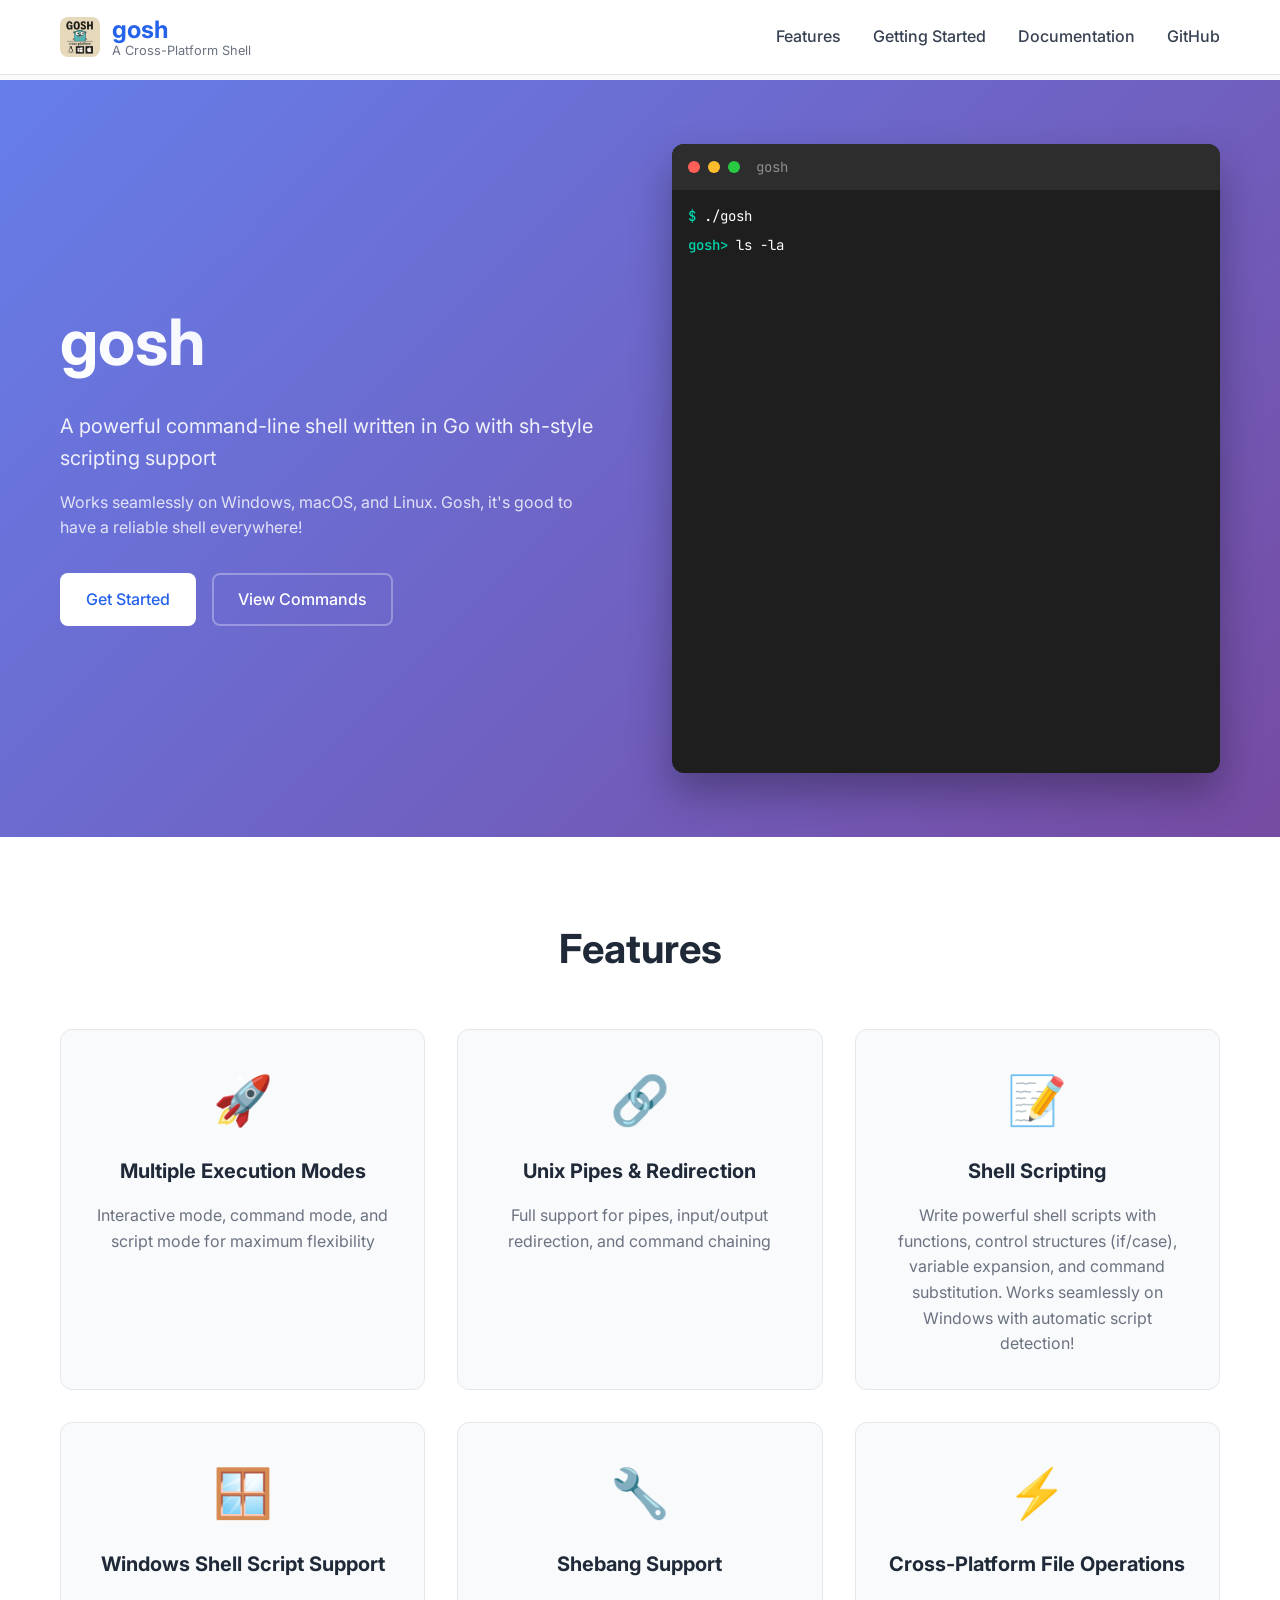
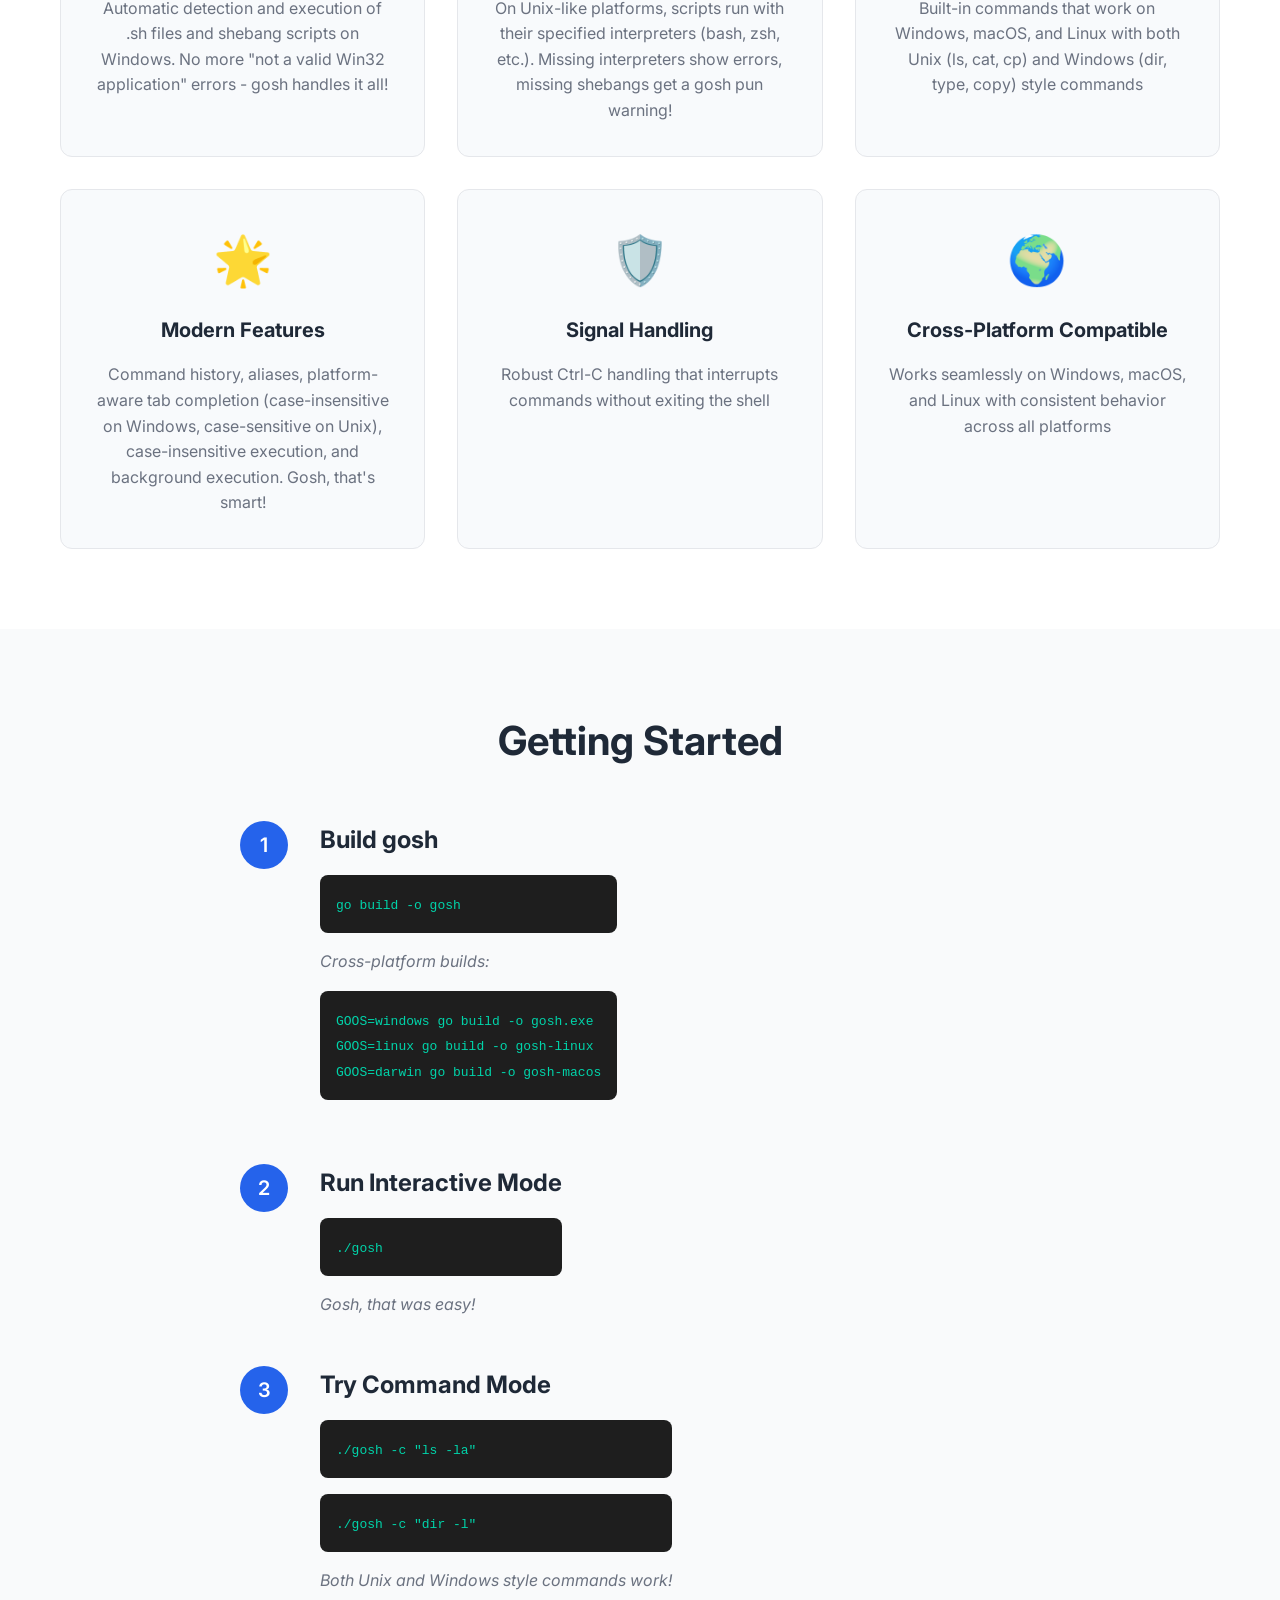
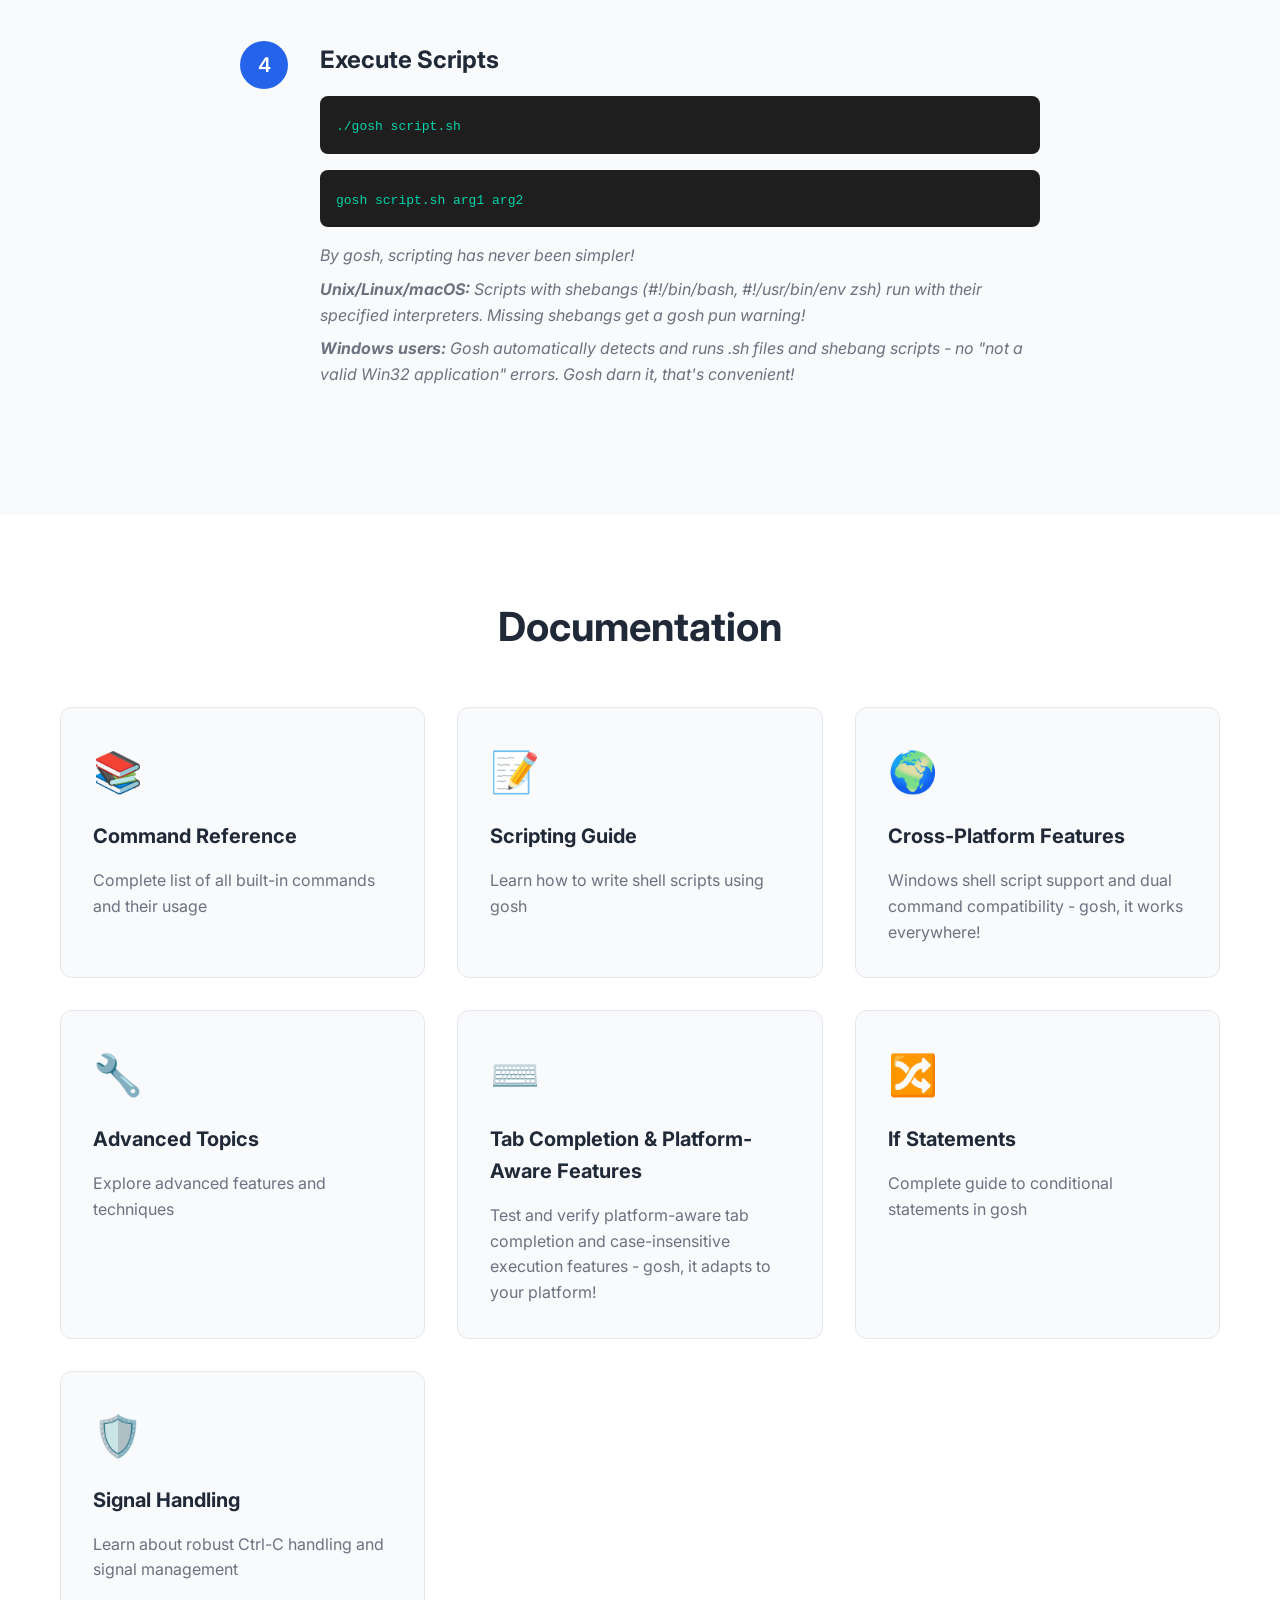
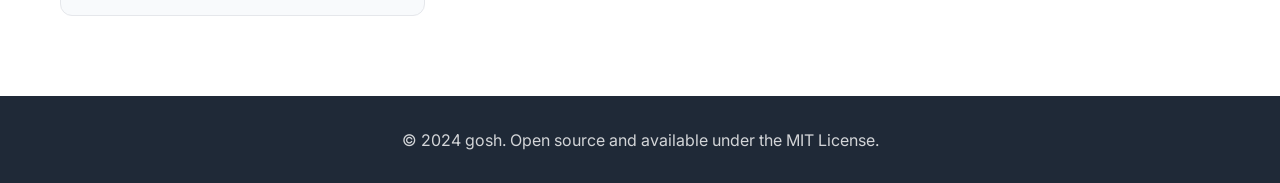
<file: index.html>
<!DOCTYPE html>
<html lang="en">
<head>
    <meta charset="UTF-8">
    <meta name="viewport" content="width=device-width, initial-scale=1.0">
    <title>gosh - A Cross-Platform Shell</title>
    <link rel="stylesheet" href="styles.css">
    <link rel="preconnect" href="https://fonts.googleapis.com">
    <link rel="preconnect" href="https://fonts.gstatic.com" crossorigin>
    <link href="https://fonts.googleapis.com/css2?family=Inter:wght@300;400;500;600;700&family=JetBrains+Mono:wght@400;500&display=swap" rel="stylesheet">
</head>
<body>
    <nav class="navbar">
        <div class="nav-container">
            <div class="nav-brand">
                <img src="images/gosh_logo.png" alt="gosh logo" class="nav-logo">
                <div class="nav-text">
                    <h1>gosh</h1>
                    <span class="tagline">A Cross-Platform Shell</span>
                </div>
            </div>
            <ul class="nav-menu">
                <li><a href="#features">Features</a></li>
                <li><a href="#getting-started">Getting Started</a></li>
                <li><a href="#documentation">Documentation</a></li>
                <li><a href="https://github.com/drewwalton19216801/gosh" target="_blank">GitHub</a></li>
            </ul>
        </div>
    </nav>

    <header class="hero">
        <div class="hero-content">
            <div class="hero-text">
                <h1 class="hero-title">gosh</h1>
                <p class="hero-subtitle">A powerful command-line shell written in Go with sh-style scripting support</p>
                <p class="hero-description">Works seamlessly on Windows, macOS, and Linux. Gosh, it's good to have a reliable shell everywhere!</p>
                <div class="hero-buttons">
                    <a href="#getting-started" class="btn btn-primary">Get Started</a>
                    <a href="command-reference.html" class="btn btn-secondary">View Commands</a>
                </div>
            </div>
            <div class="hero-code">
                <div class="terminal">
                    <div class="terminal-header">
                        <div class="terminal-buttons">
                            <span class="btn-close"></span>
                            <span class="btn-minimize"></span>
                            <span class="btn-maximize"></span>
                        </div>
                        <div class="terminal-title">gosh</div>
                    </div>
                    <div class="terminal-body">
                        <div class="terminal-line">
                            <span class="prompt">$ </span>
                            <span class="command">./gosh</span>
                        </div>
                        <div class="terminal-line">
                            <span class="prompt">gosh> </span>
                            <span class="command">ls -la</span>
                        </div>
                        <div class="terminal-line output">drwxr-xr-x  5 user  staff   160 Dec 15 10:30 .</div>
                        <div class="terminal-line output">-rw-r--r--  1 user  staff  1024 Dec 15 10:29 README.md</div>
                        <div class="terminal-line">
                            <span class="prompt">gosh> </span>
                            <span class="command">dir -l</span>
                        </div>
                        <div class="terminal-line output">drwxr-xr-x  5 user  staff   160 Dec 15 10:30 .</div>
                        <div class="terminal-line output">-rw-r--r--  1 user  staff  1024 Dec 15 10:29 README.md</div>
                        <div class="terminal-line">
                            <span class="prompt">gosh> </span>
                            <span class="command">echo "Cross-platform!"</span>
                        </div>
                        <div class="terminal-line output">Cross-platform!</div>
                        <div class="terminal-line">
                            <span class="prompt">gosh> </span>
                            <span class="command">./script.sh</span>
                        </div>
                        <div class="terminal-line output">Hello from gosh script!</div>
                        <div class="terminal-line output">Script works on Windows too!</div>
                        <div class="terminal-line">
                            <span class="prompt">gosh> </span>
                            <span class="command">./bash_script.sh</span>
                        </div>
                        <div class="terminal-line output">Running with bash interpreter!</div>
                        <div class="terminal-line output">Shebang support works!</div>
                        <div class="terminal-line">
                            <span class="prompt">gosh> </span>
                            <span class="command">./bash_script.sh</span>
                        </div>
                        <div class="terminal-line output">Running with bash interpreter!</div>
                        <div class="terminal-line output">Shebang support works!</div>
                        <div class="terminal-line">
                            <span class="prompt">gosh> </span>
                            <span class="cursor">_</span>
                        </div>
                    </div>
                </div>
            </div>
        </div>
        <div class="hero-terminal-mobile">
            <div class="container">
                <div class="terminal">
                    <div class="terminal-header">
                        <div class="terminal-buttons">
                            <span class="btn-close"></span>
                            <span class="btn-minimize"></span>
                            <span class="btn-maximize"></span>
                        </div>
                        <div class="terminal-title">gosh</div>
                    </div>
                    <div class="terminal-body">
                        <div class="terminal-line">
                            <span class="prompt">$ </span>
                            <span class="command">./gosh</span>
                        </div>
                        <div class="terminal-line">
                            <span class="prompt">gosh> </span>
                            <span class="command">ls -la</span>
                        </div>
                        <div class="terminal-line output">drwxr-xr-x  5 user  staff   160 Dec 15 10:30 .</div>
                        <div class="terminal-line output">-rw-r--r--  1 user  staff  1024 Dec 15 10:29 README.md</div>
                        <div class="terminal-line">
                            <span class="prompt">gosh> </span>
                            <span class="command">dir -l</span>
                        </div>
                        <div class="terminal-line output">drwxr-xr-x  5 user  staff   160 Dec 15 10:30 .</div>
                        <div class="terminal-line output">-rw-r--r--  1 user  staff  1024 Dec 15 10:29 README.md</div>
                        <div class="terminal-line">
                            <span class="prompt">gosh> </span>
                            <span class="command">echo "Cross-platform!"</span>
                        </div>
                        <div class="terminal-line output">Cross-platform!</div>
                        <div class="terminal-line">
                            <span class="prompt">gosh> </span>
                            <span class="command">./script.sh</span>
                        </div>
                        <div class="terminal-line output">Hello from gosh script!</div>
                        <div class="terminal-line output">Script works on Windows too!</div>
                        <div class="terminal-line">
                            <span class="prompt">gosh> </span>
                            <span class="cursor">_</span>
                        </div>
                    </div>
                </div>
            </div>
        </div>
    </header>

    <section id="features" class="features">
        <div class="container">
            <h2>Features</h2>
            <div class="features-grid">
                <div class="feature-card">
                    <div class="feature-icon">🚀</div>
                    <h3>Multiple Execution Modes</h3>
                    <p>Interactive mode, command mode, and script mode for maximum flexibility</p>
                </div>
                <div class="feature-card">
                    <div class="feature-icon">🔗</div>
                    <h3>Unix Pipes & Redirection</h3>
                    <p>Full support for pipes, input/output redirection, and command chaining</p>
                </div>
                <div class="feature-card">
                    <div class="feature-icon">📝</div>
                    <h3>Shell Scripting</h3>
                    <p>Write powerful shell scripts with functions, control structures (if/case), variable expansion, and command substitution. Works seamlessly on Windows with automatic script detection!</p>
                </div>
                <div class="feature-card">
                    <div class="feature-icon">🪟</div>
                    <h3>Windows Shell Script Support</h3>
                    <p>Automatic detection and execution of .sh files and shebang scripts on Windows. No more "not a valid Win32 application" errors - gosh handles it all!</p>
                </div>
                <div class="feature-card">
                    <div class="feature-icon">🔧</div>
                    <h3>Shebang Support</h3>
                    <p>On Unix-like platforms, scripts run with their specified interpreters (bash, zsh, etc.). Missing interpreters show errors, missing shebangs get a gosh pun warning!</p>
                </div>
                <div class="feature-card">
                    <div class="feature-icon">⚡</div>
                    <h3>Cross-Platform File Operations</h3>
                    <p>Built-in commands that work on Windows, macOS, and Linux with both Unix (ls, cat, cp) and Windows (dir, type, copy) style commands</p>
                </div>
                <div class="feature-card">
                    <div class="feature-icon">🌟</div>
                    <h3>Modern Features</h3>
                    <p>Command history, aliases, platform-aware tab completion (case-insensitive on Windows, case-sensitive on Unix), case-insensitive execution, and background execution. Gosh, that's smart!</p>
                </div>
                <div class="feature-card">
                    <div class="feature-icon">🛡️</div>
                    <h3>Signal Handling</h3>
                    <p>Robust Ctrl-C handling that interrupts commands without exiting the shell</p>
                </div>
                <div class="feature-card">
                    <div class="feature-icon">🌍</div>
                    <h3>Cross-Platform Compatible</h3>
                    <p>Works seamlessly on Windows, macOS, and Linux with consistent behavior across all platforms</p>
                </div>
            </div>
        </div>
    </section>

    <section id="getting-started" class="getting-started">
        <div class="container">
            <h2>Getting Started</h2>
            <div class="getting-started-content">
                <div class="step">
                    <div class="step-number">1</div>
                    <div class="step-content">
                        <h3>Build gosh</h3>
                        <div class="code-block">
                            <code>go build -o gosh</code>
                        </div>
                        <p>Cross-platform builds:</p>
                        <div class="code-block">
                            <code>GOOS=windows go build -o gosh.exe<br>GOOS=linux go build -o gosh-linux<br>GOOS=darwin go build -o gosh-macos</code>
                        </div>
                    </div>
                </div>
                <div class="step">
                    <div class="step-number">2</div>
                    <div class="step-content">
                        <h3>Run Interactive Mode</h3>
                        <div class="code-block">
                            <code>./gosh</code>
                        </div>
                        <p>Gosh, that was easy!</p>
                    </div>
                </div>
                <div class="step">
                    <div class="step-number">3</div>
                    <div class="step-content">
                        <h3>Try Command Mode</h3>
                        <div class="code-block">
                            <code>./gosh -c "ls -la"</code>
                        </div>
                        <div class="code-block">
                            <code>./gosh -c "dir -l"</code>
                        </div>
                        <p>Both Unix and Windows style commands work!</p>
                    </div>
                </div>
                <div class="step">
                    <div class="step-number">4</div>
                    <div class="step-content">
                        <h3>Execute Scripts</h3>
                        <div class="code-block">
                            <code>./gosh script.sh</code>
                        </div>
                        <div class="code-block">
                            <code>gosh script.sh arg1 arg2</code>
                        </div>
                        <p>By gosh, scripting has never been simpler!</p>
                        <p><strong>Unix/Linux/macOS:</strong> Scripts with shebangs (#!/bin/bash, #!/usr/bin/env zsh) run with their specified interpreters. Missing shebangs get a gosh pun warning!</p>
                        <p><strong>Windows users:</strong> Gosh automatically detects and runs .sh files and shebang scripts - no "not a valid Win32 application" errors. Gosh darn it, that's convenient!</p>
                    </div>
                </div>
            </div>
        </div>
    </section>

    <section id="documentation" class="documentation">
        <div class="container">
            <h2>Documentation</h2>
            <div class="docs-grid">
                <a href="command-reference.html" class="doc-card">
                    <div class="doc-icon">📚</div>
                    <h3>Command Reference</h3>
                    <p>Complete list of all built-in commands and their usage</p>
                </a>
                <a href="scripting-guide.html" class="doc-card">
                    <div class="doc-icon">📝</div>
                    <h3>Scripting Guide</h3>
                    <p>Learn how to write shell scripts using gosh</p>
                </a>
                <a href="cross-platform.html" class="doc-card">
                    <div class="doc-icon">🌍</div>
                    <h3>Cross-Platform Features</h3>
                    <p>Windows shell script support and dual command compatibility - gosh, it works everywhere!</p>
                </a>
                <a href="advanced-topics.html" class="doc-card">
                    <div class="doc-icon">🔧</div>
                    <h3>Advanced Topics</h3>
                    <p>Explore advanced features and techniques</p>
                </a>
                <a href="tab-completion.html" class="doc-card">
                    <div class="doc-icon">⌨️</div>
                    <h3>Tab Completion & Platform-Aware Features</h3>
                    <p>Test and verify platform-aware tab completion and case-insensitive execution features - gosh, it adapts to your platform!</p>
                </a>
                <a href="if-statements.html" class="doc-card">
                    <div class="doc-icon">🔀</div>
                    <h3>If Statements</h3>
                    <p>Complete guide to conditional statements in gosh</p>
                </a>
                <a href="signal-handling.html" class="doc-card">
                    <div class="doc-icon">🛡️</div>
                    <h3>Signal Handling</h3>
                    <p>Learn about robust Ctrl-C handling and signal management</p>
                </a>
            </div>
        </div>
    </section>

    <footer class="footer">
        <div class="container">
            <p>&copy; 2024 gosh. Open source and available under the MIT License.</p>
        </div>
    </footer>

    <script src="script.js"></script>
</body>
</html>
</file>
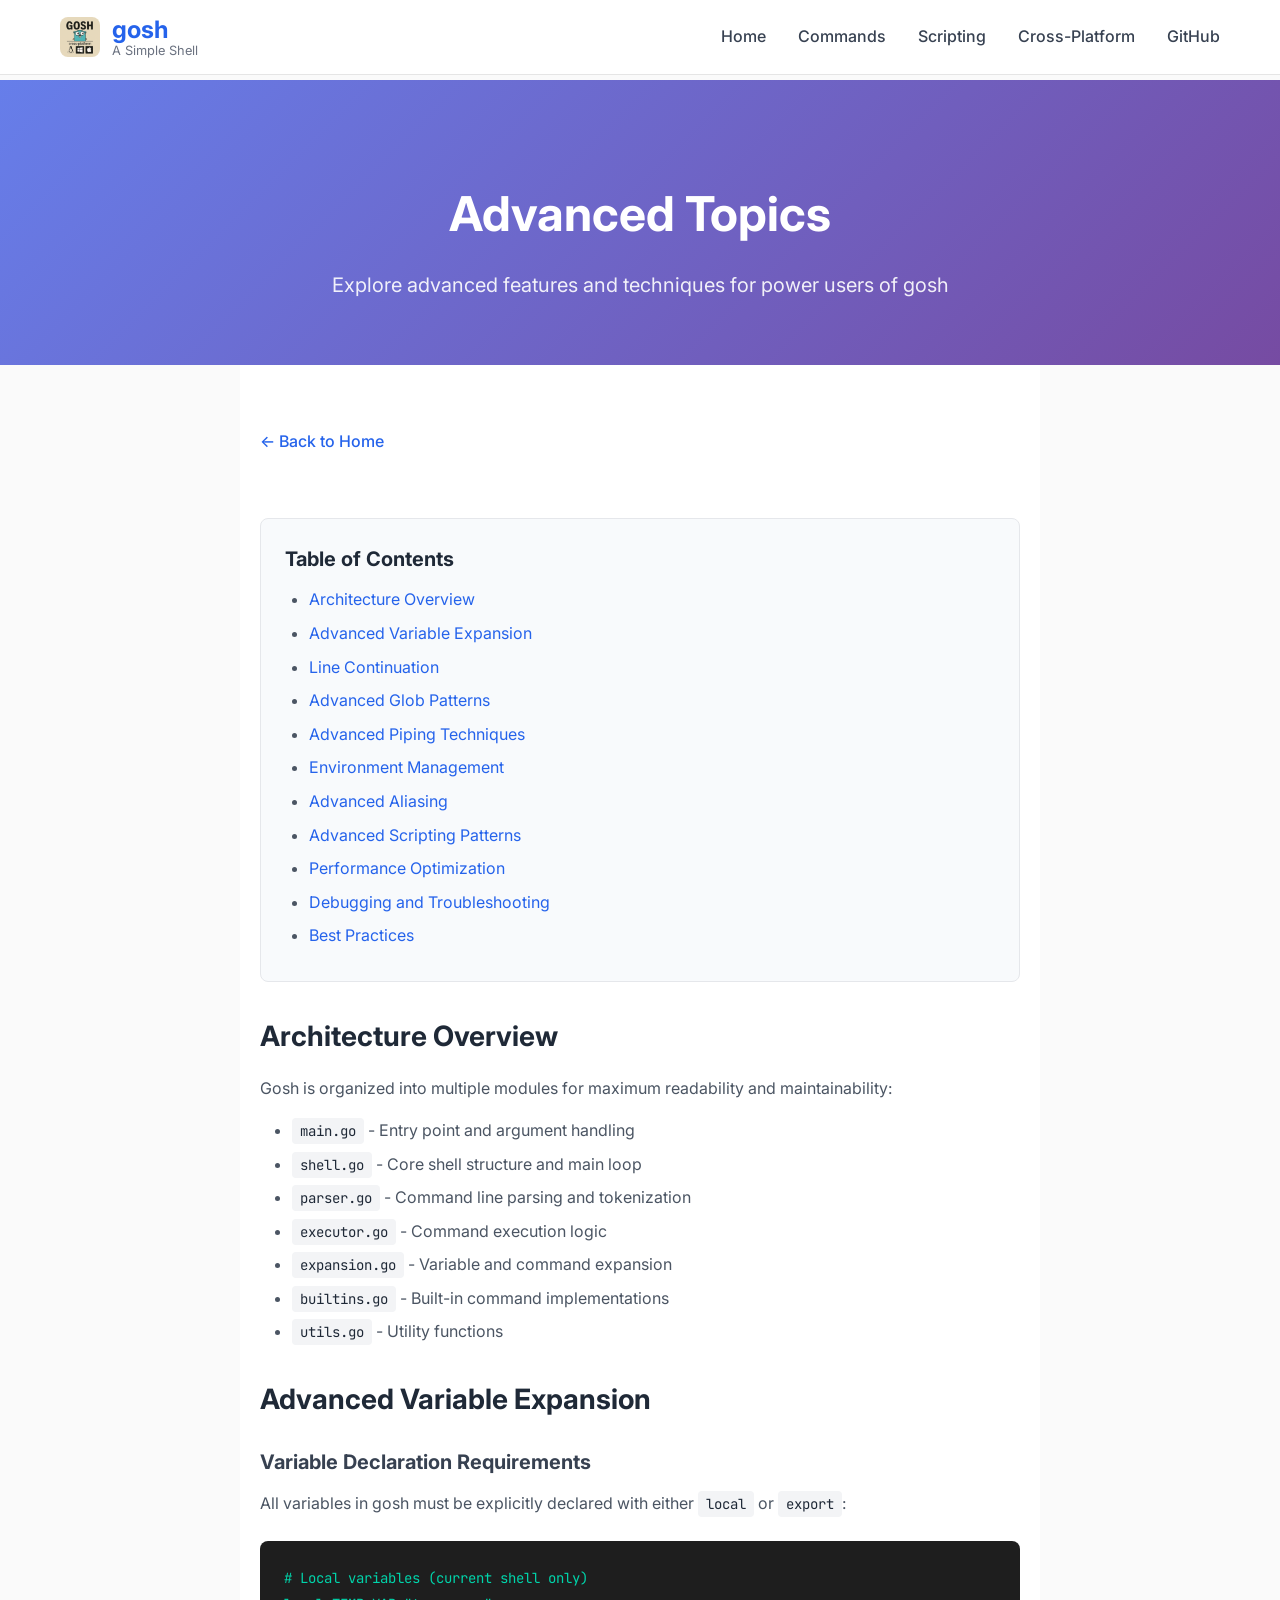
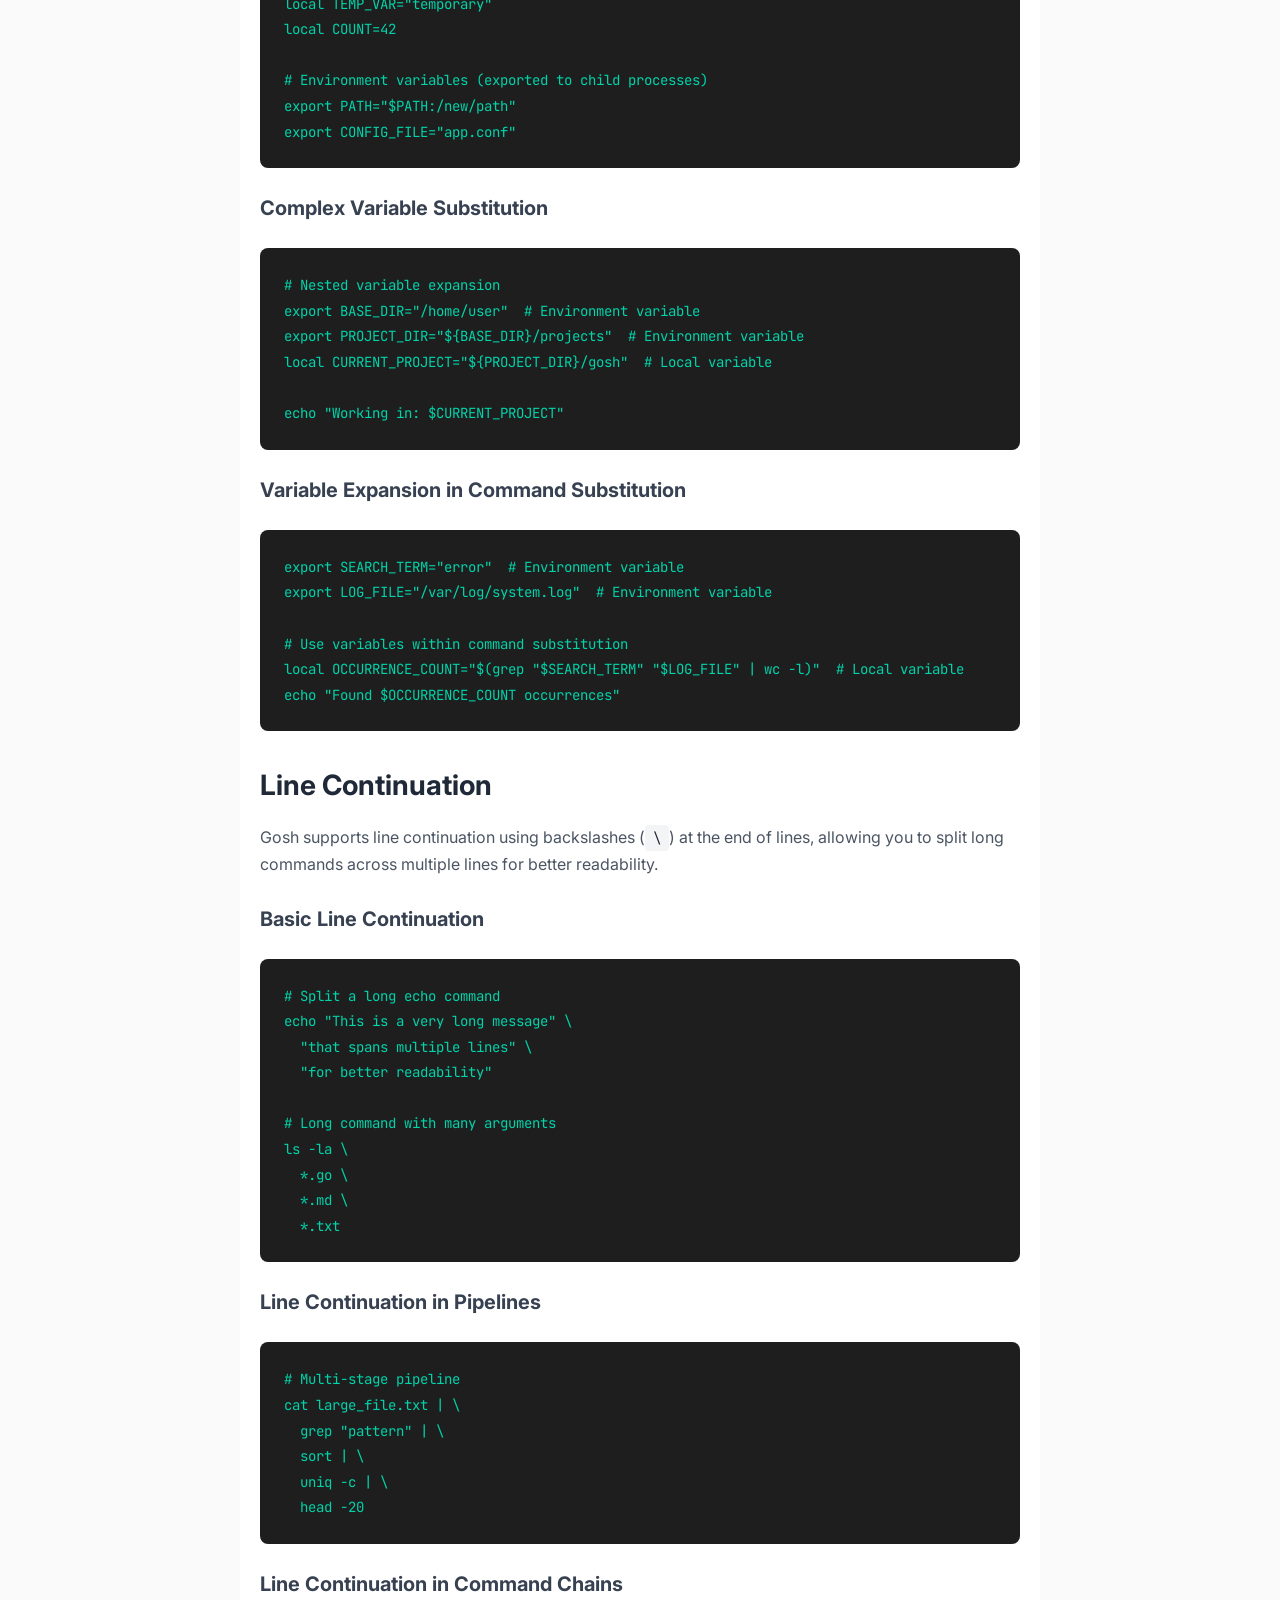
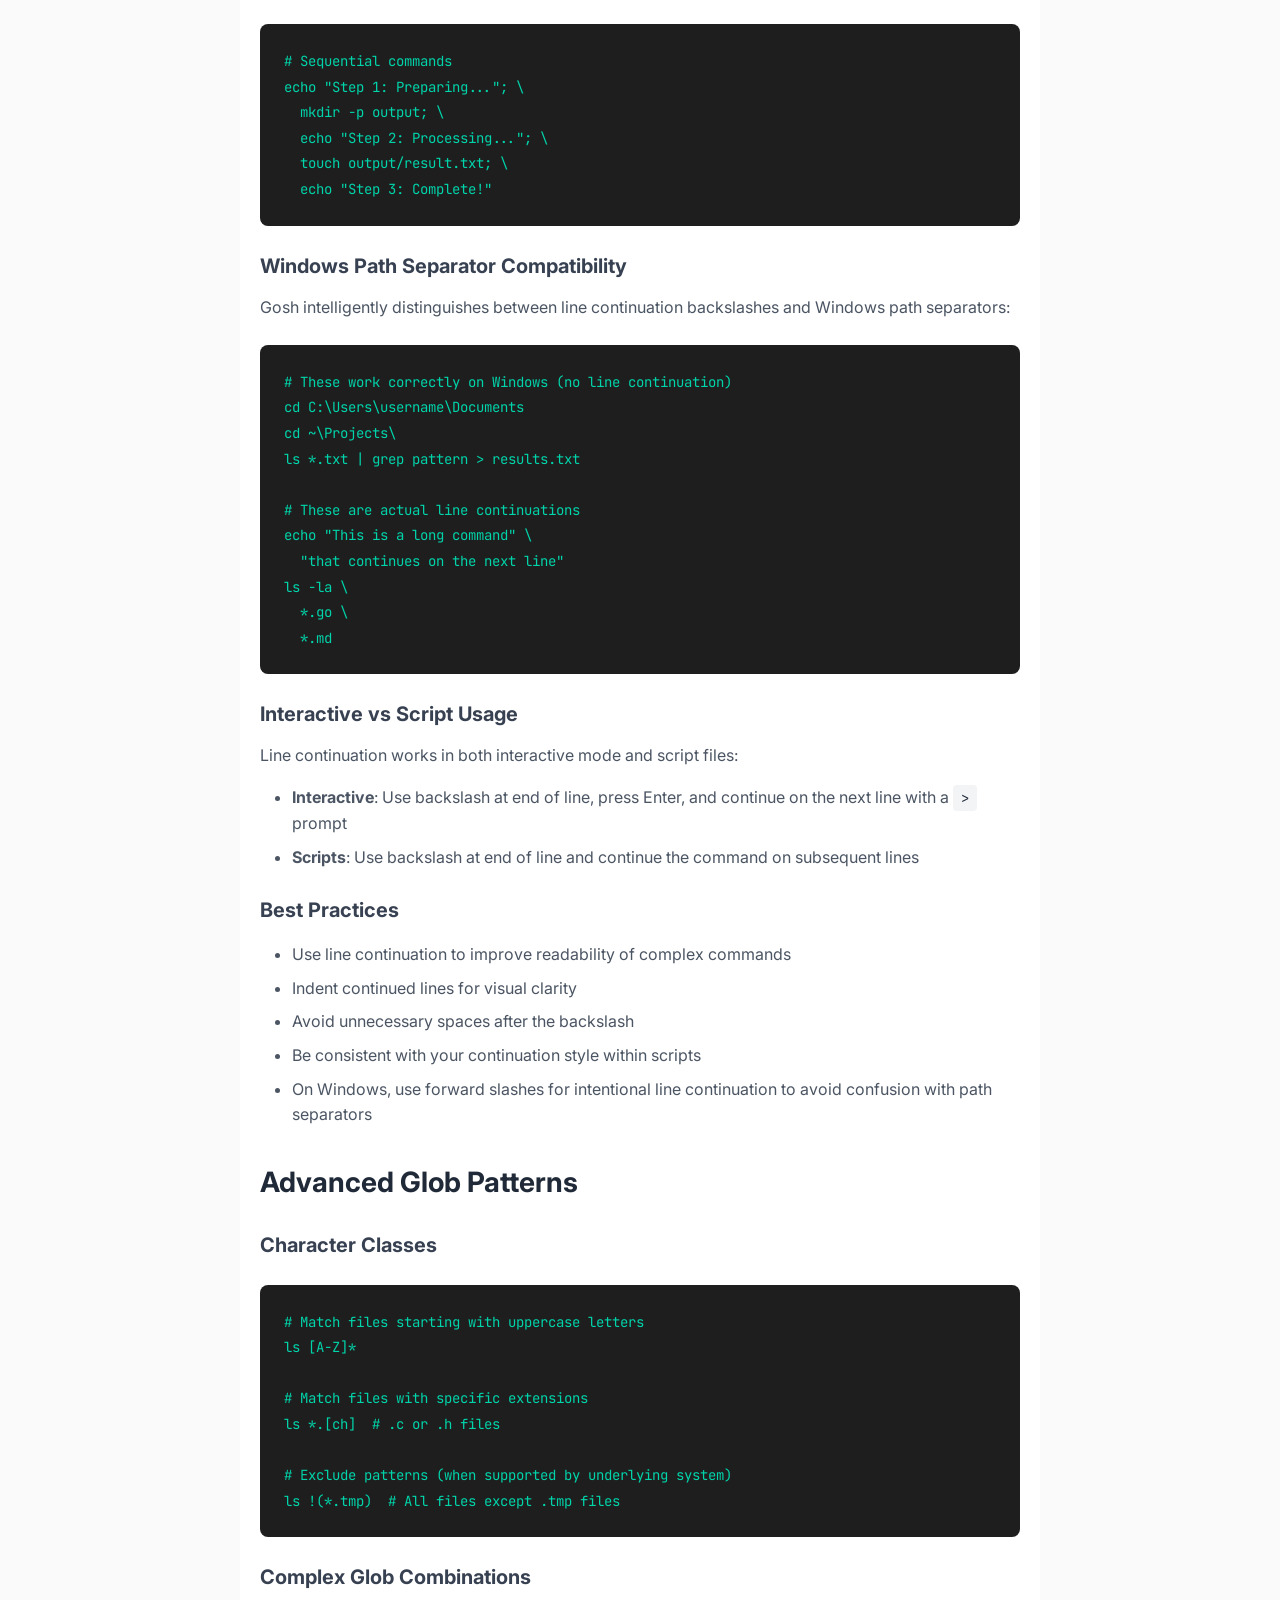
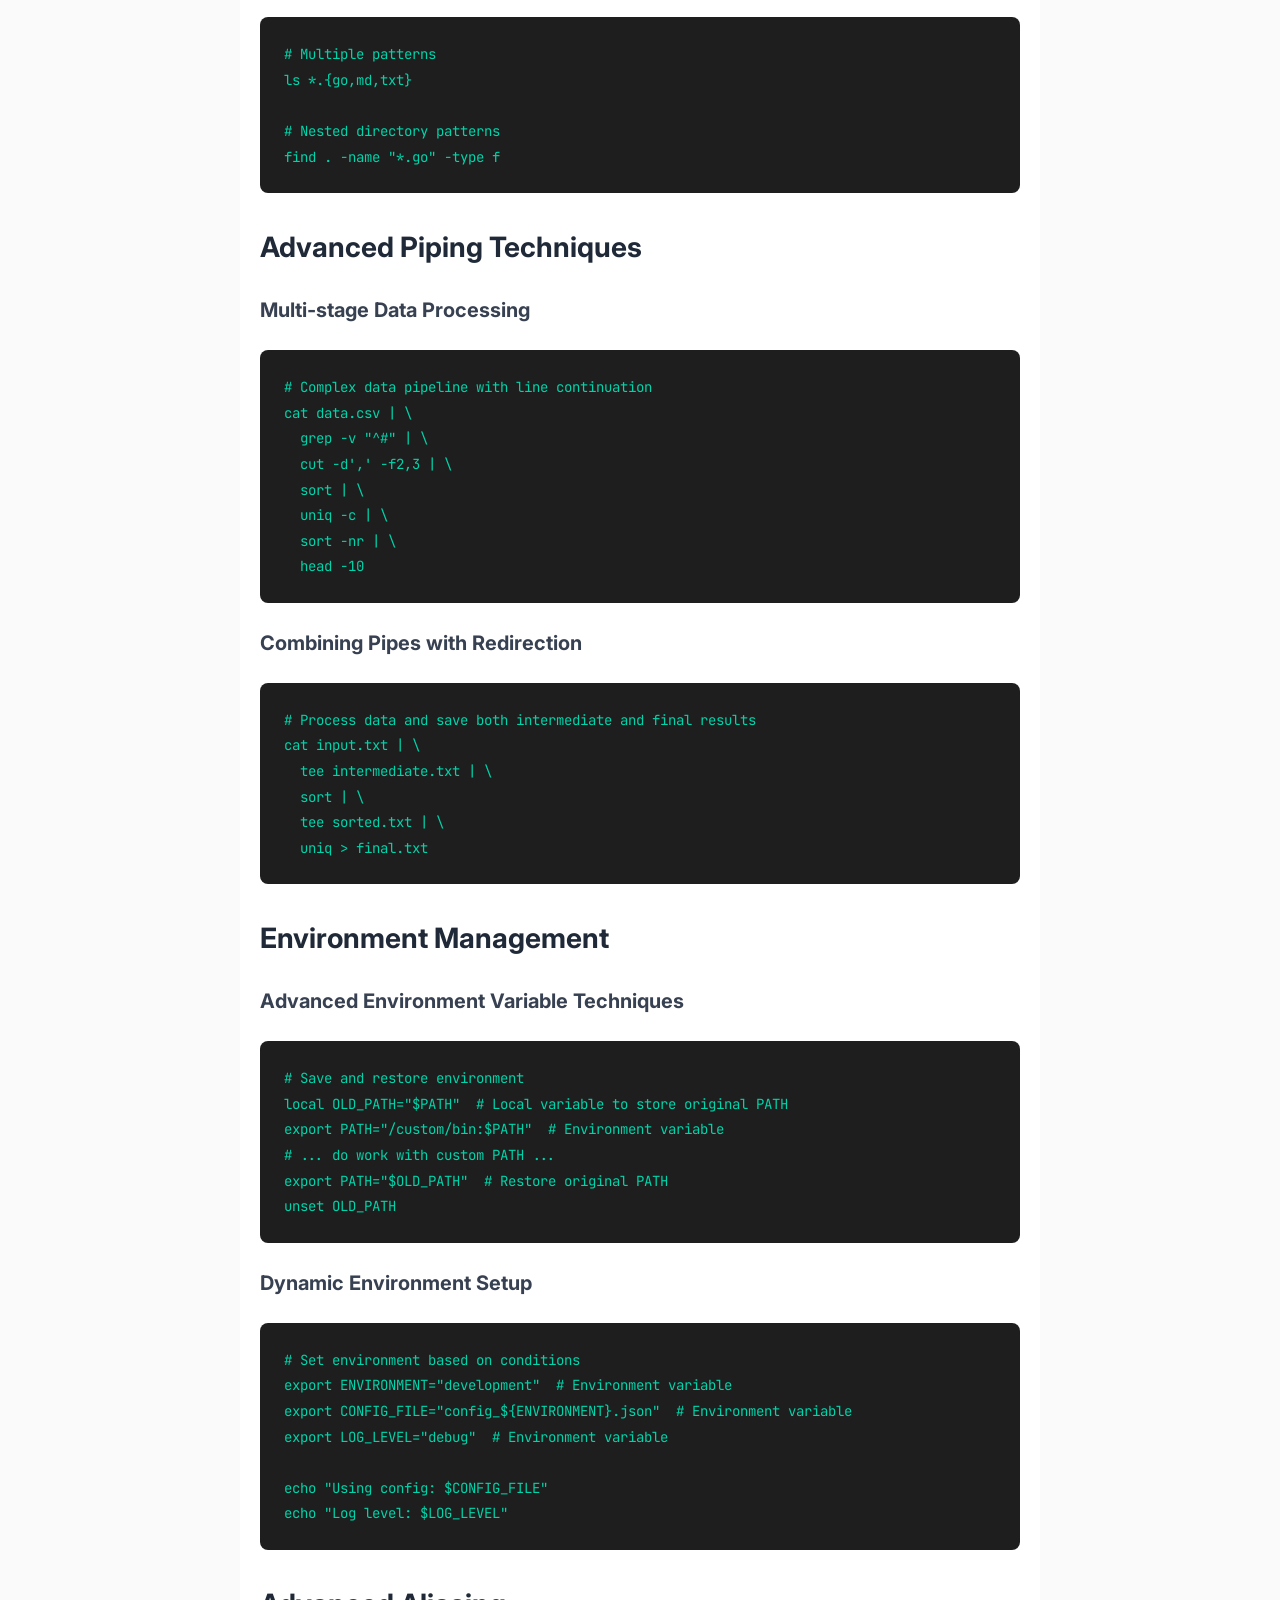
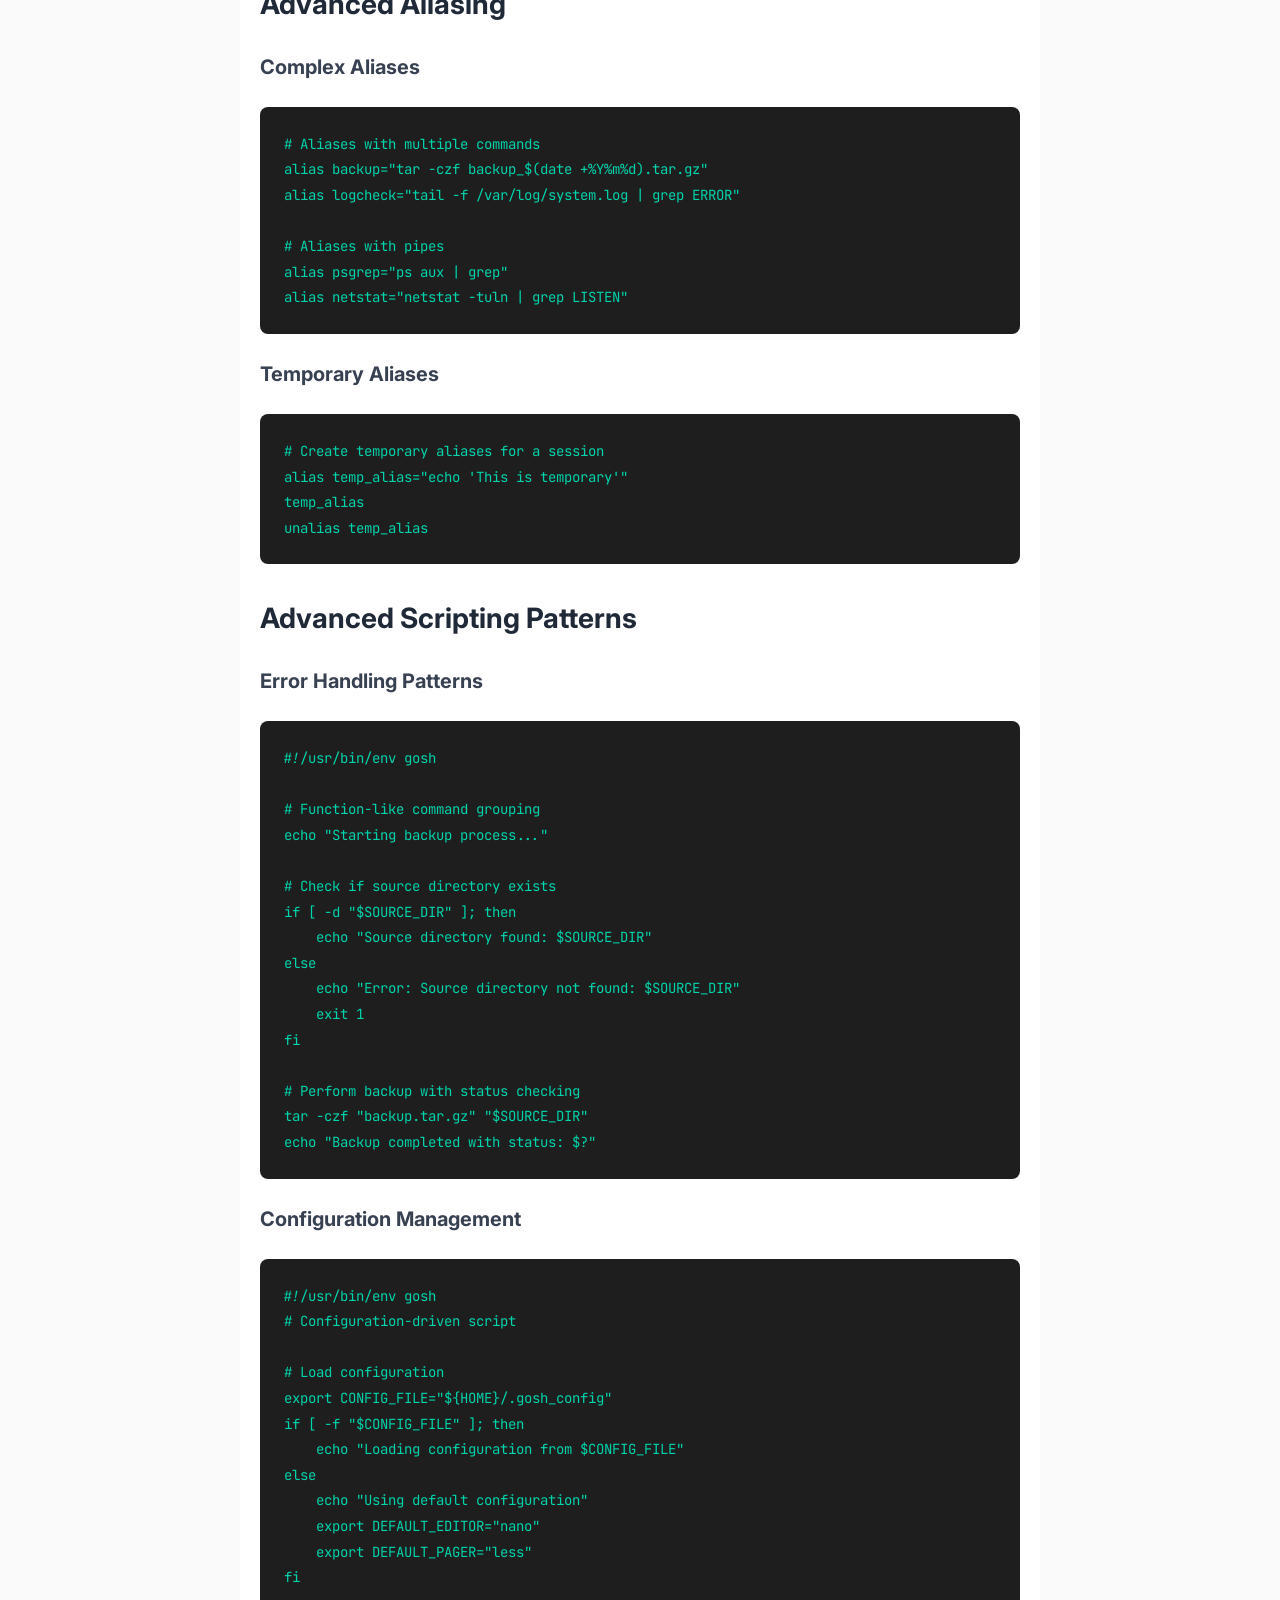
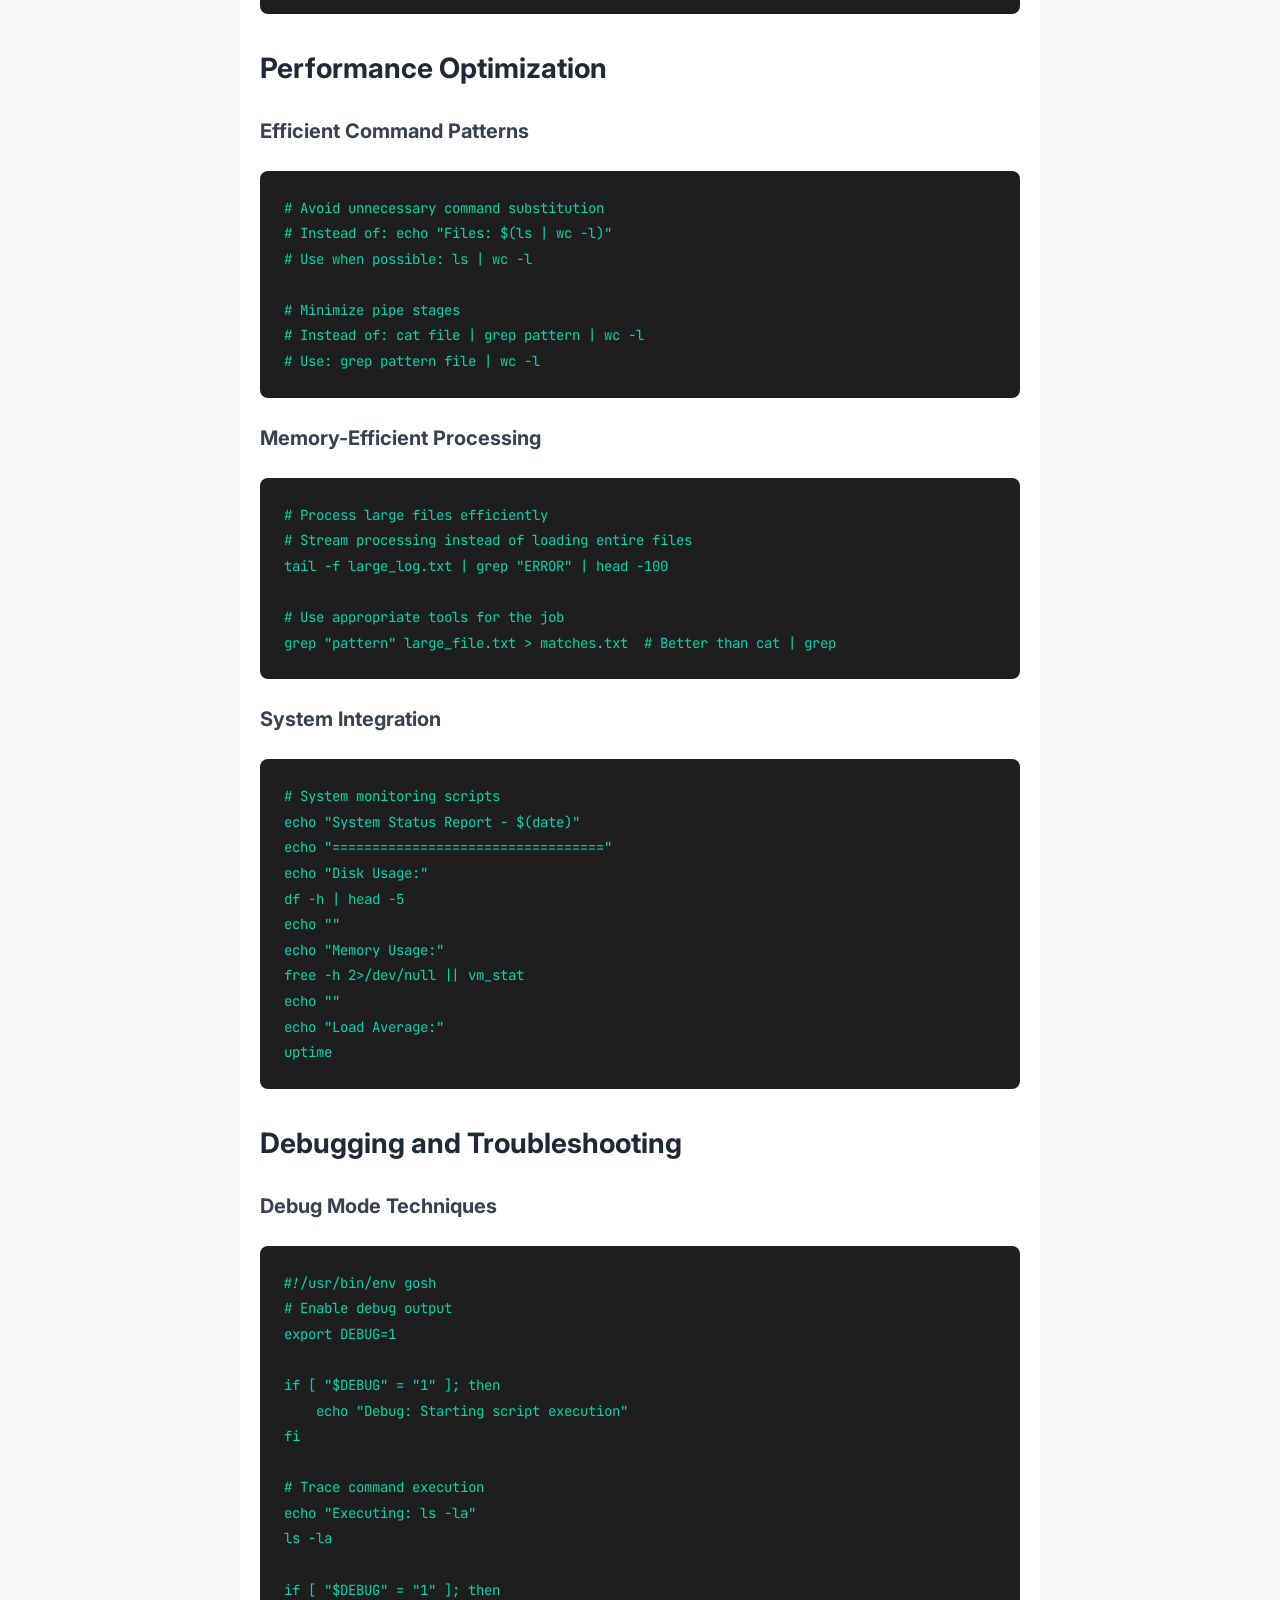
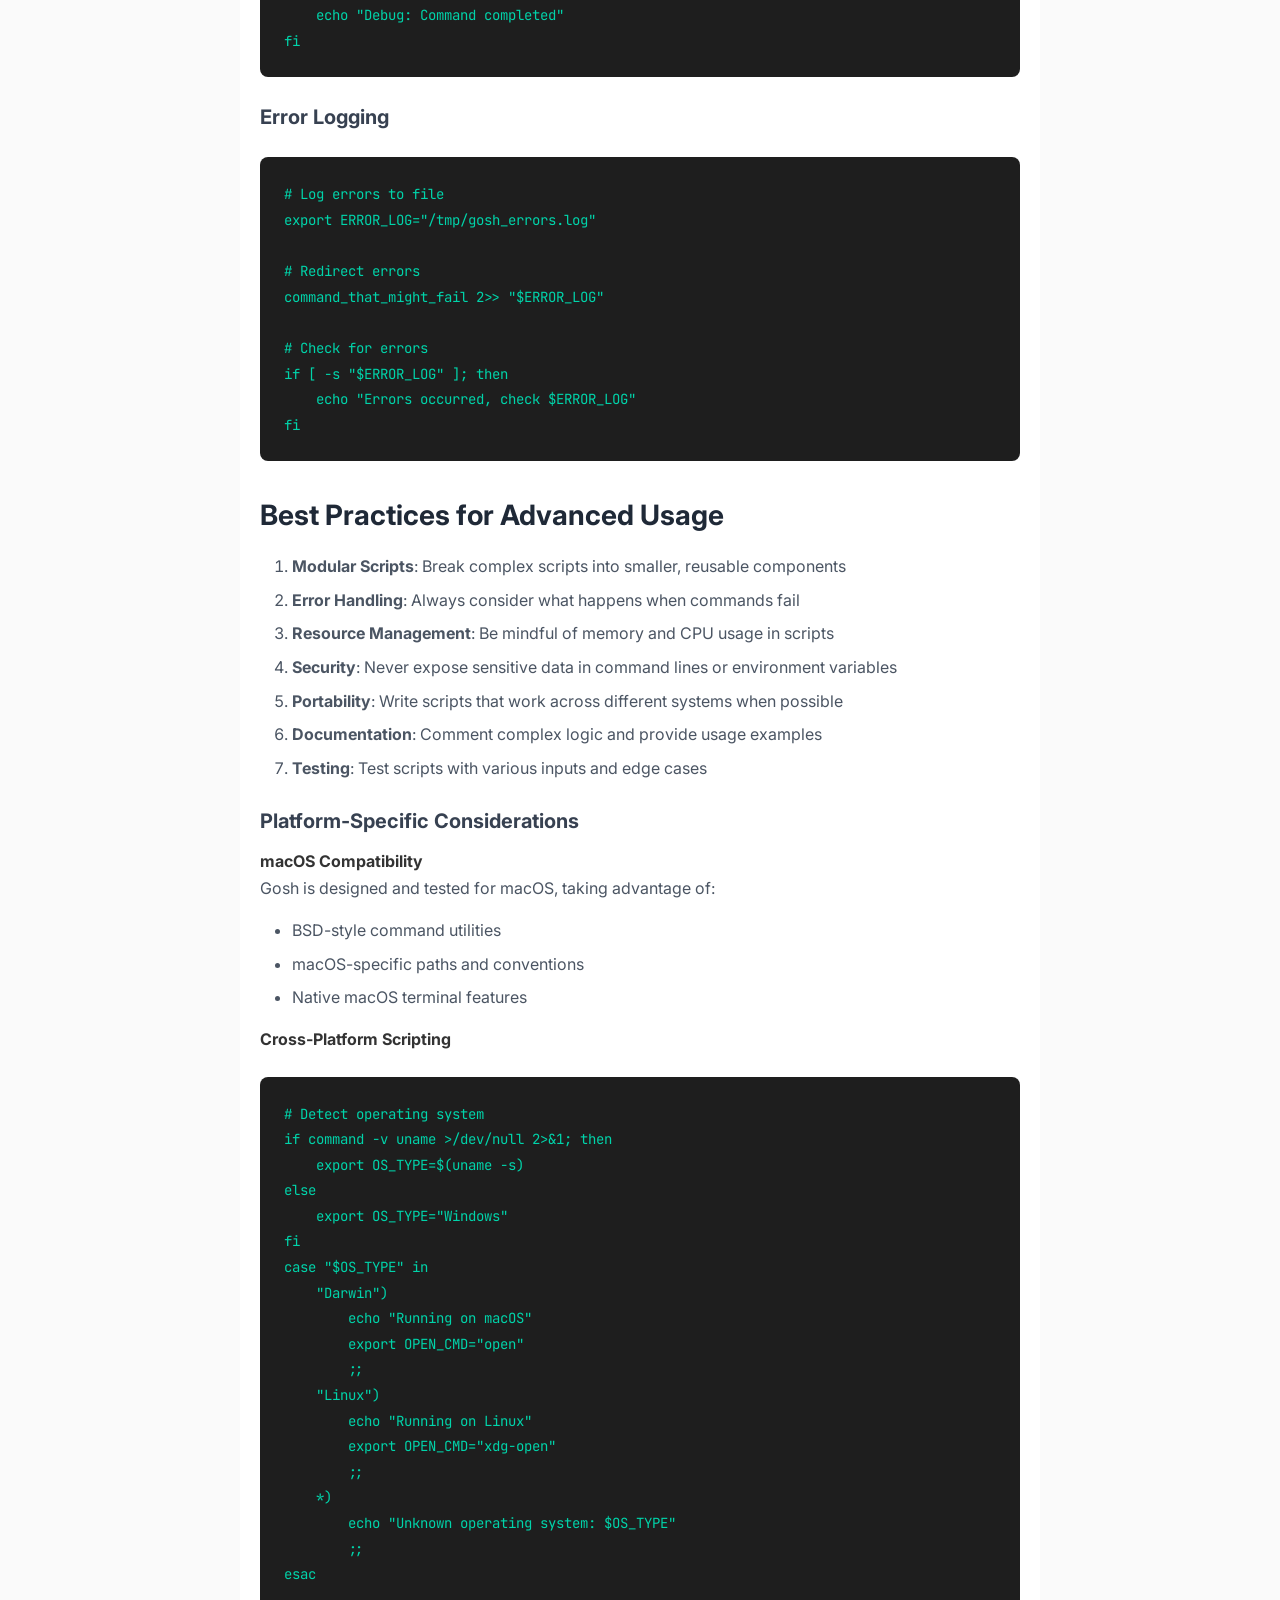
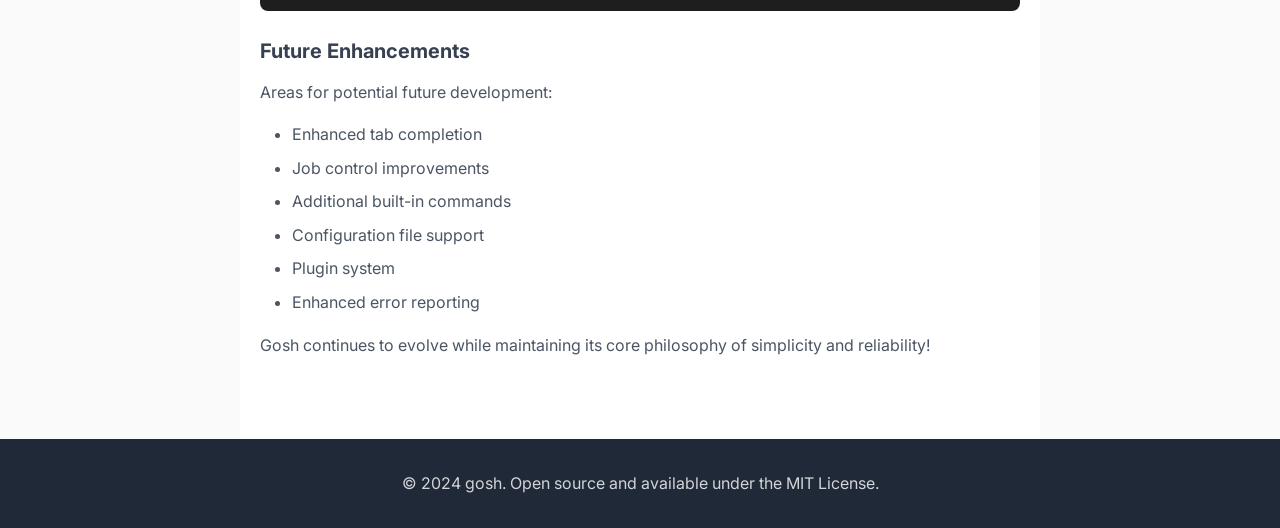
<file: advanced-topics.html>
<!DOCTYPE html>
<html lang="en">
<head>
    <meta charset="UTF-8">
    <meta name="viewport" content="width=device-width, initial-scale=1.0">
    <title>Advanced Topics - gosh</title>
    <link rel="stylesheet" href="styles.css">
    <link rel="preconnect" href="https://fonts.googleapis.com">
    <link rel="preconnect" href="https://fonts.gstatic.com" crossorigin>
    <link href="https://fonts.googleapis.com/css2?family=Inter:wght@300;400;500;600;700&family=JetBrains+Mono:wght@400;500&display=swap" rel="stylesheet">
</head>
<body>
    <nav class="navbar">
        <div class="nav-container">
            <div class="nav-brand">
                <img src="images/gosh_logo.png" alt="gosh logo" class="nav-logo">
                <div class="nav-text">
                    <h1><a href="index.html" style="color: inherit; text-decoration: none;">gosh</a></h1>
                    <span class="tagline">A Simple Shell</span>
                </div>
            </div>
            <ul class="nav-menu">
                <li><a href="index.html">Home</a></li>
                <li><a href="command-reference.html">Commands</a></li>
                <li><a href="scripting-guide.html">Scripting</a></li>
                <li><a href="cross-platform.html">Cross-Platform</a></li>
                <li><a href="https://github.com/drewwalton19216801/gosh" target="_blank">GitHub</a></li>
            </ul>
        </div>
    </nav>

    <header class="page-header">
        <div class="container">
            <h1>Advanced Topics</h1>
            <p>Explore advanced features and techniques for power users of gosh</p>
        </div>
    </header>

    <main class="page-content">
        <a href="index.html" class="back-link">← Back to Home</a>
        
        <div class="toc">
            <h3>Table of Contents</h3>
            <ul>
                <li><a href="#architecture">Architecture Overview</a></li>
                <li><a href="#advanced-variables">Advanced Variable Expansion</a></li>
                <li><a href="#line-continuation">Line Continuation</a></li>
                <li><a href="#advanced-globbing">Advanced Glob Patterns</a></li>
                <li><a href="#advanced-piping">Advanced Piping Techniques</a></li>
                <li><a href="#environment-management">Environment Management</a></li>
                <li><a href="#advanced-aliasing">Advanced Aliasing</a></li>
                <li><a href="#scripting-patterns">Advanced Scripting Patterns</a></li>
                <li><a href="#performance">Performance Optimization</a></li>
                <li><a href="#debugging">Debugging and Troubleshooting</a></li>
                <li><a href="#best-practices">Best Practices</a></li>
            </ul>
        </div>

        <section id="architecture">
            <h2>Architecture Overview</h2>
            <p>Gosh is organized into multiple modules for maximum readability and maintainability:</p>
            <ul>
                <li><code>main.go</code> - Entry point and argument handling</li>
                <li><code>shell.go</code> - Core shell structure and main loop</li>
                <li><code>parser.go</code> - Command line parsing and tokenization</li>
                <li><code>executor.go</code> - Command execution logic</li>
                <li><code>expansion.go</code> - Variable and command expansion</li>
                <li><code>builtins.go</code> - Built-in command implementations</li>
                <li><code>utils.go</code> - Utility functions</li>
            </ul>
        </section>

        <section id="advanced-variables">
            <h2>Advanced Variable Expansion</h2>

            <h3>Variable Declaration Requirements</h3>
            <p>All variables in gosh must be explicitly declared with either <code>local</code> or <code>export</code>:</p>
            <pre><code># Local variables (current shell only)
local TEMP_VAR="temporary"
local COUNT=42

# Environment variables (exported to child processes)
export PATH="$PATH:/new/path"
export CONFIG_FILE="app.conf"</code></pre>

            <h3>Complex Variable Substitution</h3>
            <pre><code># Nested variable expansion
export BASE_DIR="/home/user"  # Environment variable
export PROJECT_DIR="${BASE_DIR}/projects"  # Environment variable
local CURRENT_PROJECT="${PROJECT_DIR}/gosh"  # Local variable

echo "Working in: $CURRENT_PROJECT"</code></pre>

            <h3>Variable Expansion in Command Substitution</h3>
            <pre><code>export SEARCH_TERM="error"  # Environment variable
export LOG_FILE="/var/log/system.log"  # Environment variable

# Use variables within command substitution
local OCCURRENCE_COUNT="$(grep "$SEARCH_TERM" "$LOG_FILE" | wc -l)"  # Local variable
echo "Found $OCCURRENCE_COUNT occurrences"</code></pre>
        </section>

        <section id="line-continuation">
            <h2>Line Continuation</h2>
            <p>Gosh supports line continuation using backslashes (<code>\</code>) at the end of lines, allowing you to split long commands across multiple lines for better readability.</p>

            <h3>Basic Line Continuation</h3>
            <pre><code># Split a long echo command
echo "This is a very long message" \
  "that spans multiple lines" \
  "for better readability"

# Long command with many arguments
ls -la \
  *.go \
  *.md \
  *.txt</code></pre>

            <h3>Line Continuation in Pipelines</h3>
            <pre><code># Multi-stage pipeline
cat large_file.txt | \
  grep "pattern" | \
  sort | \
  uniq -c | \
  head -20</code></pre>

            <h3>Line Continuation in Command Chains</h3>
            <pre><code># Sequential commands
echo "Step 1: Preparing..."; \
  mkdir -p output; \
  echo "Step 2: Processing..."; \
  touch output/result.txt; \
  echo "Step 3: Complete!"</code></pre>

            <h3>Windows Path Separator Compatibility</h3>
            <p>Gosh intelligently distinguishes between line continuation backslashes and Windows path separators:</p>
            <pre><code># These work correctly on Windows (no line continuation)
cd C:\Users\username\Documents
cd ~\Projects\
ls *.txt | grep pattern > results.txt

# These are actual line continuations
echo "This is a long command" \
  "that continues on the next line"
ls -la \
  *.go \
  *.md</code></pre>

            <h3>Interactive vs Script Usage</h3>
            <p>Line continuation works in both interactive mode and script files:</p>
            <ul>
                <li><strong>Interactive</strong>: Use backslash at end of line, press Enter, and continue on the next line with a <code>&gt; </code> prompt</li>
                <li><strong>Scripts</strong>: Use backslash at end of line and continue the command on subsequent lines</li>
            </ul>

            <h3>Best Practices</h3>
            <ul>
                <li>Use line continuation to improve readability of complex commands</li>
                <li>Indent continued lines for visual clarity</li>
                <li>Avoid unnecessary spaces after the backslash</li>
                <li>Be consistent with your continuation style within scripts</li>
                <li>On Windows, use forward slashes for intentional line continuation to avoid confusion with path separators</li>
            </ul>
        </section>

        <section id="advanced-globbing">
            <h2>Advanced Glob Patterns</h2>

            <h3>Character Classes</h3>
            <pre><code># Match files starting with uppercase letters
ls [A-Z]*

# Match files with specific extensions
ls *.[ch]  # .c or .h files

# Exclude patterns (when supported by underlying system)
ls !(*.tmp)  # All files except .tmp files</code></pre>

            <h3>Complex Glob Combinations</h3>
            <pre><code># Multiple patterns
ls *.{go,md,txt}

# Nested directory patterns
find . -name "*.go" -type f</code></pre>
        </section>

        <section id="advanced-piping">
            <h2>Advanced Piping Techniques</h2>

            <h3>Multi-stage Data Processing</h3>
            <pre><code># Complex data pipeline with line continuation
cat data.csv | \
  grep -v "^#" | \
  cut -d',' -f2,3 | \
  sort | \
  uniq -c | \
  sort -nr | \
  head -10</code></pre>

            <h3>Combining Pipes with Redirection</h3>
            <pre><code># Process data and save both intermediate and final results
cat input.txt | \
  tee intermediate.txt | \
  sort | \
  tee sorted.txt | \
  uniq > final.txt</code></pre>
        </section>

        <section id="environment-management">
            <h2>Environment Management</h2>

            <h3>Advanced Environment Variable Techniques</h3>
            <pre><code># Save and restore environment
local OLD_PATH="$PATH"  # Local variable to store original PATH
export PATH="/custom/bin:$PATH"  # Environment variable
# ... do work with custom PATH ...
export PATH="$OLD_PATH"  # Restore original PATH
unset OLD_PATH</code></pre>

            <h3>Dynamic Environment Setup</h3>
            <pre><code># Set environment based on conditions
export ENVIRONMENT="development"  # Environment variable
export CONFIG_FILE="config_${ENVIRONMENT}.json"  # Environment variable
export LOG_LEVEL="debug"  # Environment variable

echo "Using config: $CONFIG_FILE"
echo "Log level: $LOG_LEVEL"</code></pre>
        </section>

        <section id="advanced-aliasing">
            <h2>Advanced Aliasing</h2>

            <h3>Complex Aliases</h3>
            <pre><code># Aliases with multiple commands
alias backup="tar -czf backup_$(date +%Y%m%d).tar.gz"
alias logcheck="tail -f /var/log/system.log | grep ERROR"

# Aliases with pipes
alias psgrep="ps aux | grep"
alias netstat="netstat -tuln | grep LISTEN"</code></pre>

            <h3>Temporary Aliases</h3>
            <pre><code># Create temporary aliases for a session
alias temp_alias="echo 'This is temporary'"
temp_alias
unalias temp_alias</code></pre>
        </section>

        <section id="scripting-patterns">
            <h2>Advanced Scripting Patterns</h2>

            <h3>Error Handling Patterns</h3>
            <pre><code>#!/usr/bin/env gosh

# Function-like command grouping
echo "Starting backup process..."

# Check if source directory exists
if [ -d "$SOURCE_DIR" ]; then
    echo "Source directory found: $SOURCE_DIR"
else
    echo "Error: Source directory not found: $SOURCE_DIR"
    exit 1
fi

# Perform backup with status checking
tar -czf "backup.tar.gz" "$SOURCE_DIR"
echo "Backup completed with status: $?"</code></pre>

            <h3>Configuration Management</h3>
            <pre><code>#!/usr/bin/env gosh
# Configuration-driven script

# Load configuration
export CONFIG_FILE="${HOME}/.gosh_config"
if [ -f "$CONFIG_FILE" ]; then
    echo "Loading configuration from $CONFIG_FILE"
else
    echo "Using default configuration"
    export DEFAULT_EDITOR="nano"
    export DEFAULT_PAGER="less"
fi</code></pre>
        </section>

        <section id="performance">
            <h2>Performance Optimization</h2>

            <h3>Efficient Command Patterns</h3>
            <pre><code># Avoid unnecessary command substitution
# Instead of: echo "Files: $(ls | wc -l)"
# Use when possible: ls | wc -l

# Minimize pipe stages
# Instead of: cat file | grep pattern | wc -l
# Use: grep pattern file | wc -l</code></pre>

            <h3>Memory-Efficient Processing</h3>
            <pre><code># Process large files efficiently
# Stream processing instead of loading entire files
tail -f large_log.txt | grep "ERROR" | head -100

# Use appropriate tools for the job
grep "pattern" large_file.txt > matches.txt  # Better than cat | grep</code></pre>

            <h3>System Integration</h3>
            <pre><code># System monitoring scripts
echo "System Status Report - $(date)"
echo "=================================="
echo "Disk Usage:"
df -h | head -5
echo ""
echo "Memory Usage:"
free -h 2>/dev/null || vm_stat
echo ""
echo "Load Average:"
uptime</code></pre>
        </section>

        <section id="debugging">
            <h2>Debugging and Troubleshooting</h2>

            <h3>Debug Mode Techniques</h3>
            <pre><code>#!/usr/bin/env gosh
# Enable debug output
export DEBUG=1

if [ "$DEBUG" = "1" ]; then
    echo "Debug: Starting script execution"
fi

# Trace command execution
echo "Executing: ls -la"
ls -la

if [ "$DEBUG" = "1" ]; then
    echo "Debug: Command completed"
fi</code></pre>

            <h3>Error Logging</h3>
            <pre><code># Log errors to file
export ERROR_LOG="/tmp/gosh_errors.log"

# Redirect errors
command_that_might_fail 2>> "$ERROR_LOG"

# Check for errors
if [ -s "$ERROR_LOG" ]; then
    echo "Errors occurred, check $ERROR_LOG"
fi</code></pre>
        </section>

        <section id="best-practices">
            <h2>Best Practices for Advanced Usage</h2>
            <ol>
                <li><strong>Modular Scripts</strong>: Break complex scripts into smaller, reusable components</li>
                <li><strong>Error Handling</strong>: Always consider what happens when commands fail</li>
                <li><strong>Resource Management</strong>: Be mindful of memory and CPU usage in scripts</li>
                <li><strong>Security</strong>: Never expose sensitive data in command lines or environment variables</li>
                <li><strong>Portability</strong>: Write scripts that work across different systems when possible</li>
                <li><strong>Documentation</strong>: Comment complex logic and provide usage examples</li>
                <li><strong>Testing</strong>: Test scripts with various inputs and edge cases</li>
            </ol>

            <h3>Platform-Specific Considerations</h3>
            <h4>macOS Compatibility</h4>
            <p>Gosh is designed and tested for macOS, taking advantage of:</p>
            <ul>
                <li>BSD-style command utilities</li>
                <li>macOS-specific paths and conventions</li>
                <li>Native macOS terminal features</li>
            </ul>

            <h4>Cross-Platform Scripting</h4>
            <pre><code># Detect operating system
if command -v uname >/dev/null 2>&1; then
    export OS_TYPE=$(uname -s)
else
    export OS_TYPE="Windows"
fi
case "$OS_TYPE" in
    "Darwin")
        echo "Running on macOS"
        export OPEN_CMD="open"
        ;;
    "Linux")
        echo "Running on Linux"
        export OPEN_CMD="xdg-open"
        ;;
    *)
        echo "Unknown operating system: $OS_TYPE"
        ;;
esac</code></pre>

            <h3>Future Enhancements</h3>
            <p>Areas for potential future development:</p>
            <ul>
                <li>Enhanced tab completion</li>
                <li>Job control improvements</li>
                <li>Additional built-in commands</li>
                <li>Configuration file support</li>
                <li>Plugin system</li>
                <li>Enhanced error reporting</li>
            </ul>
            <p>Gosh continues to evolve while maintaining its core philosophy of simplicity and reliability!</p>
        </section>
    </main>

    <footer class="footer">
        <div class="container">
            <p>&copy; 2024 gosh. Open source and available under the MIT License.</p>
        </div>
    </footer>

    <script src="script.js"></script>
</body>
</html>
</file>
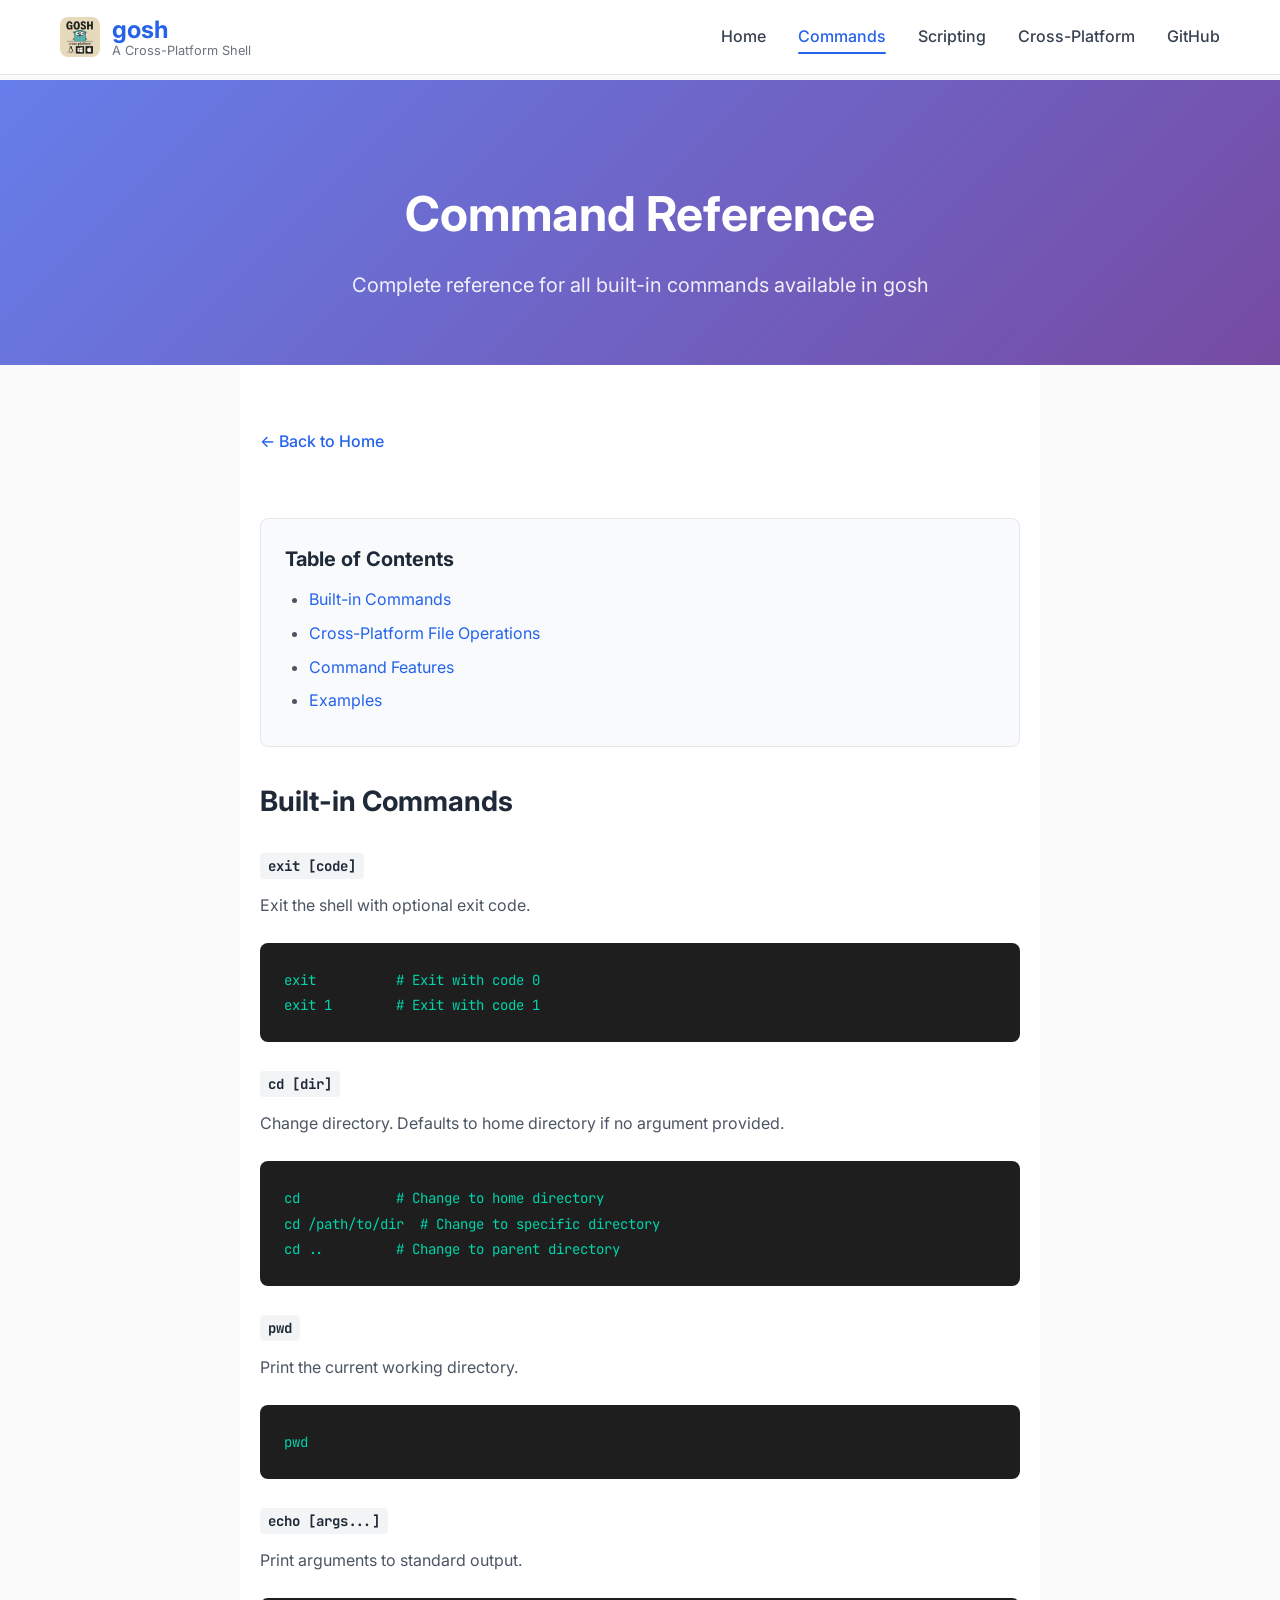
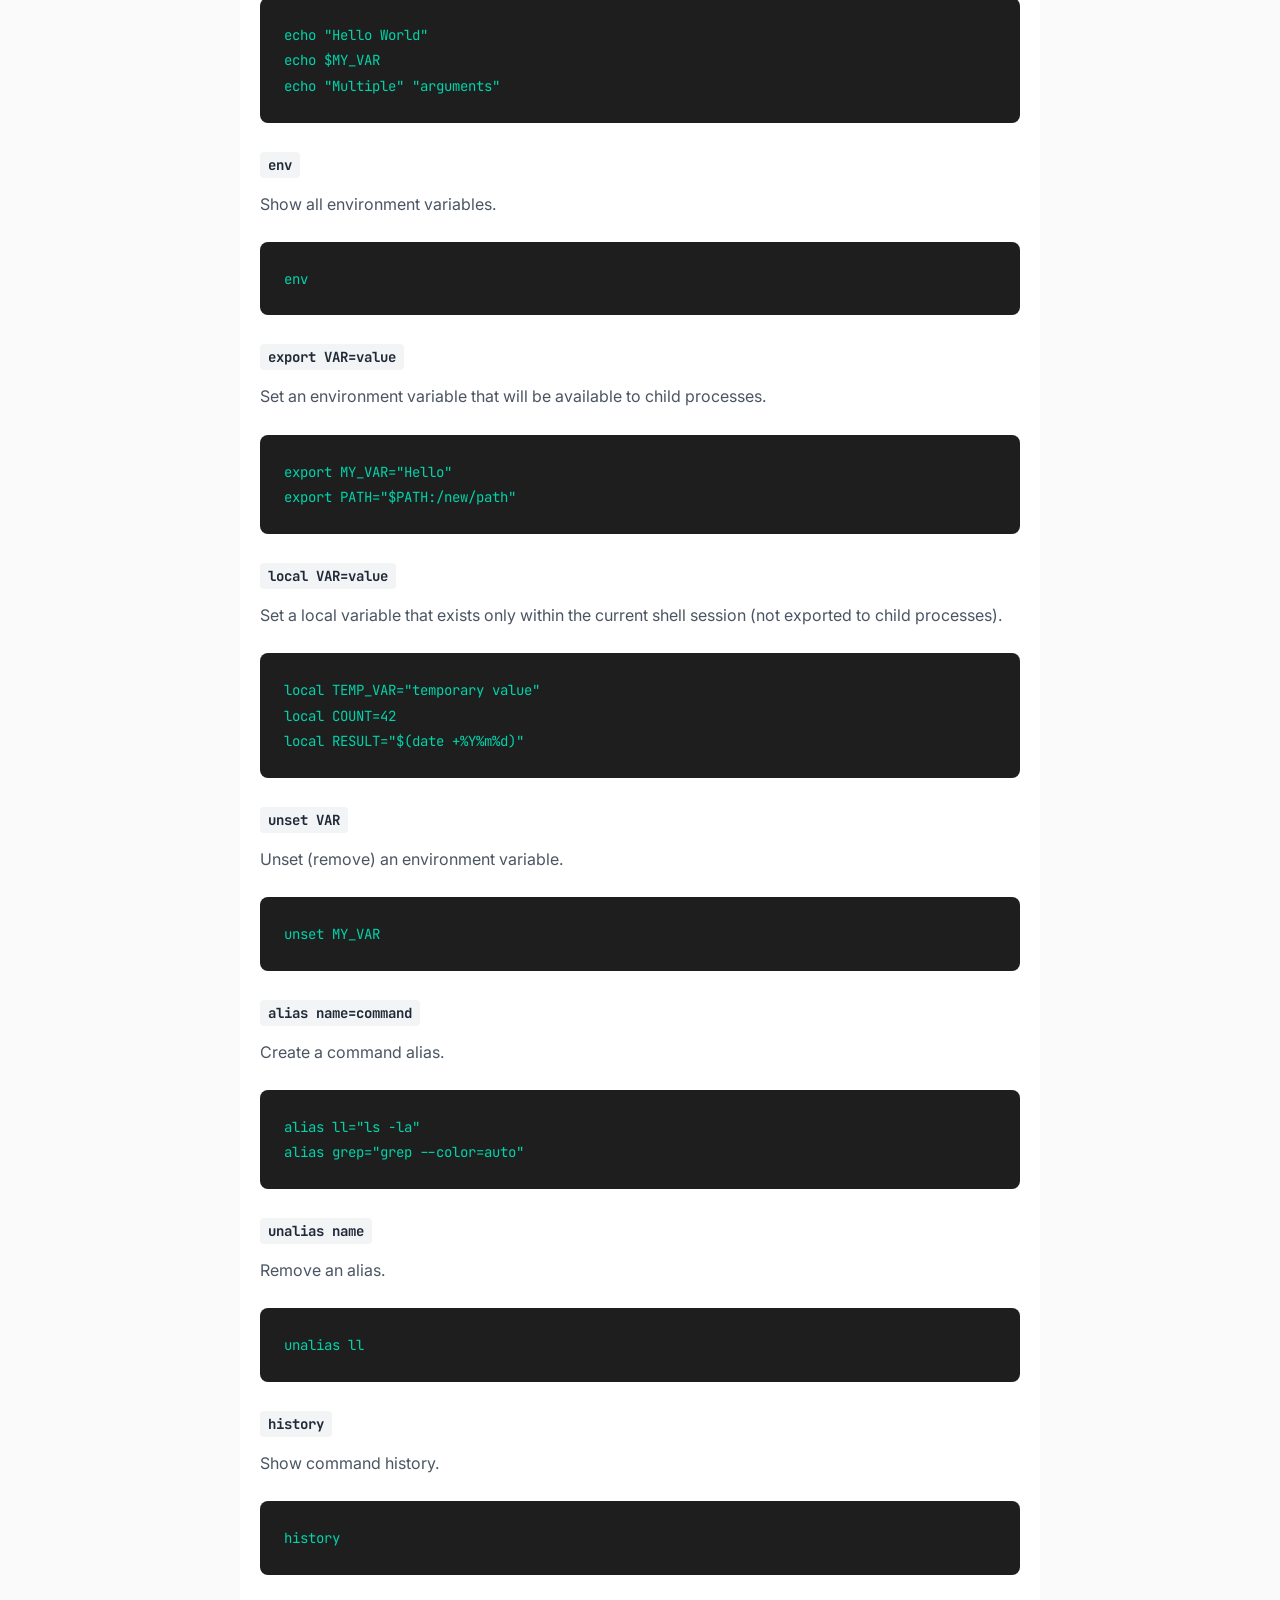
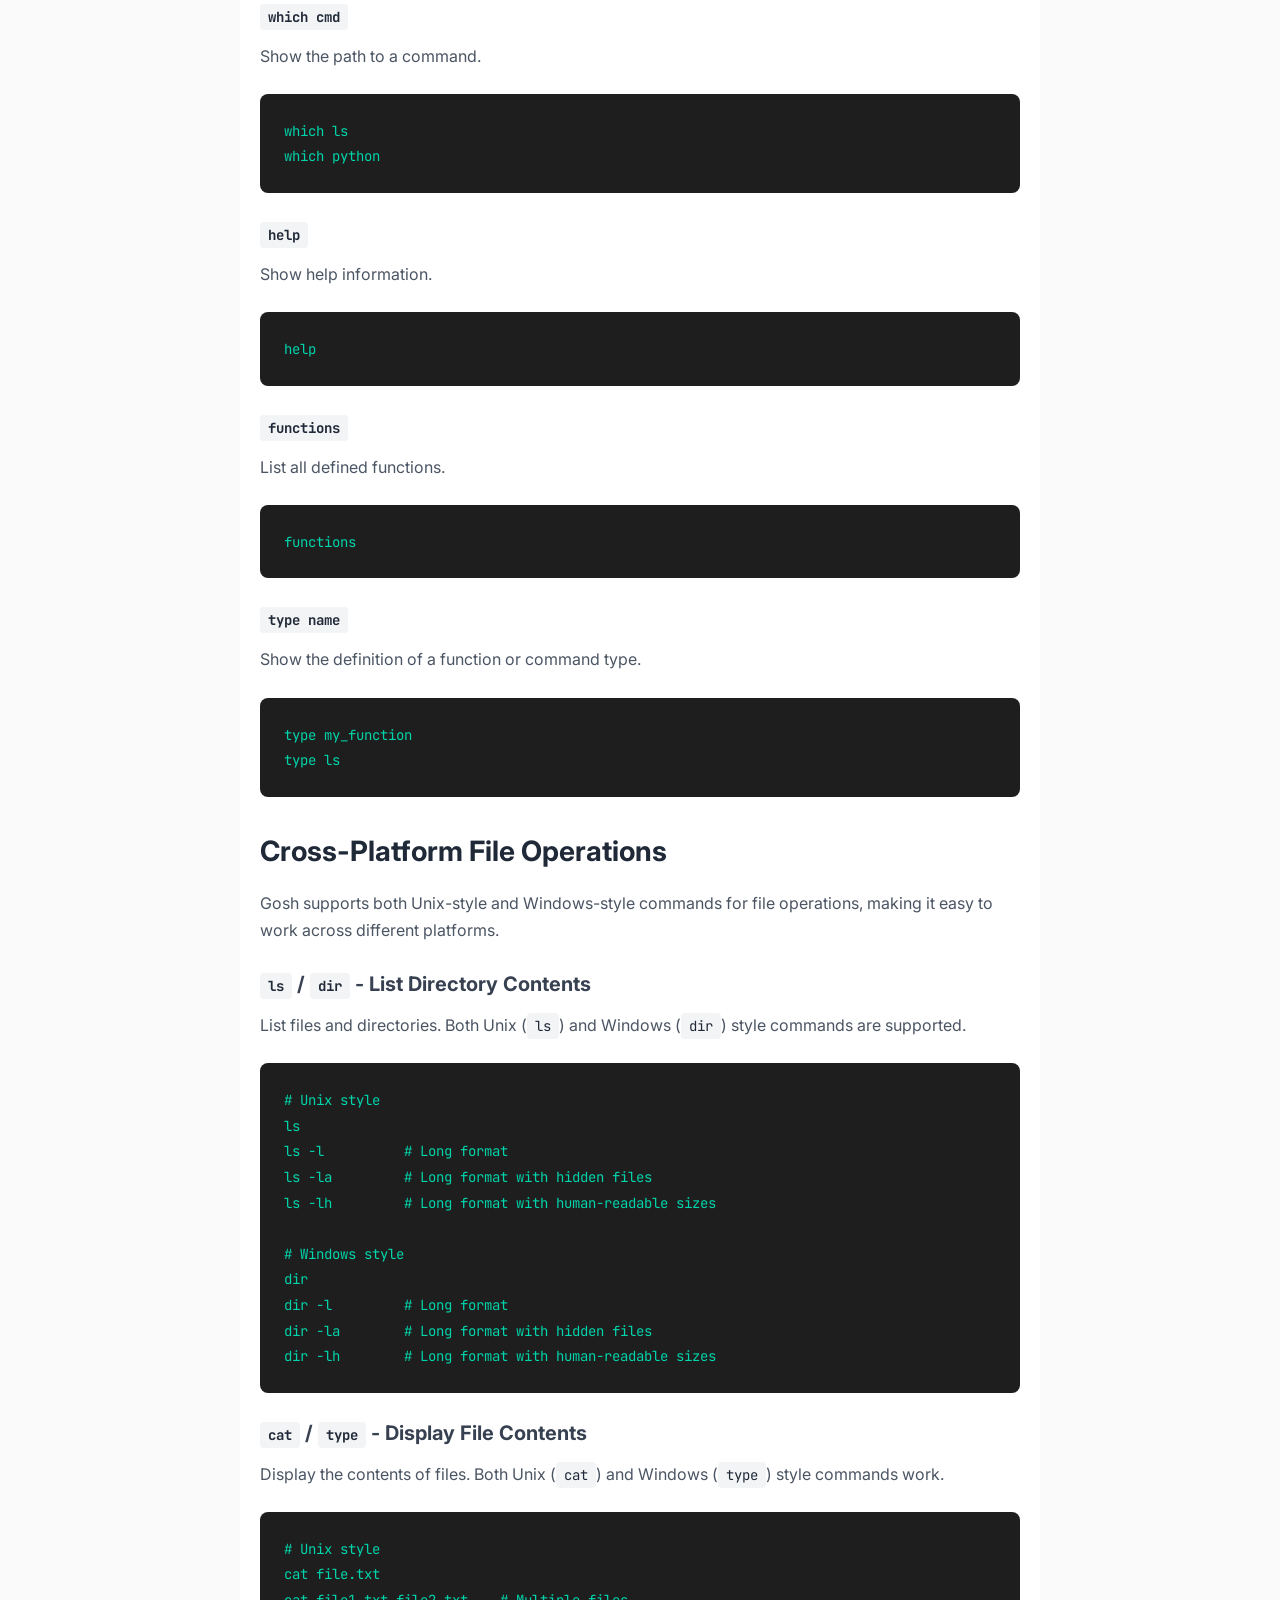
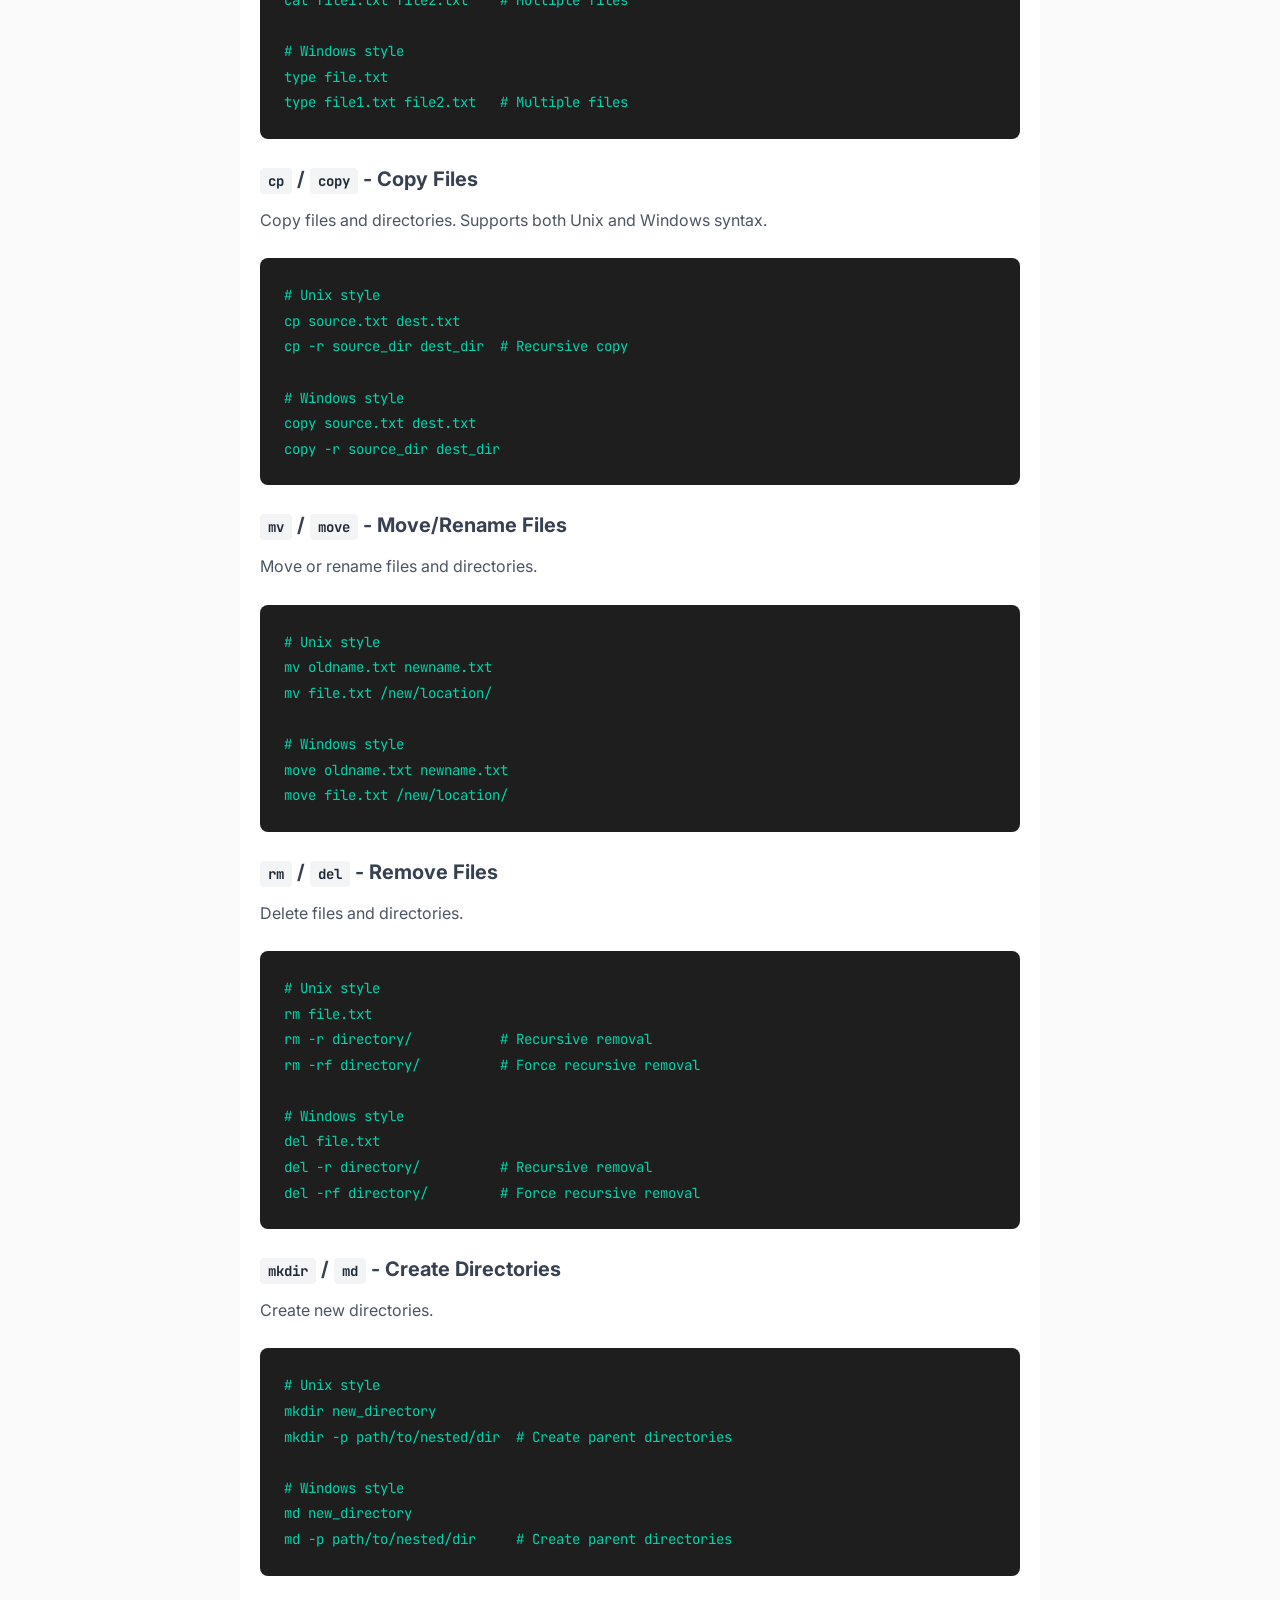
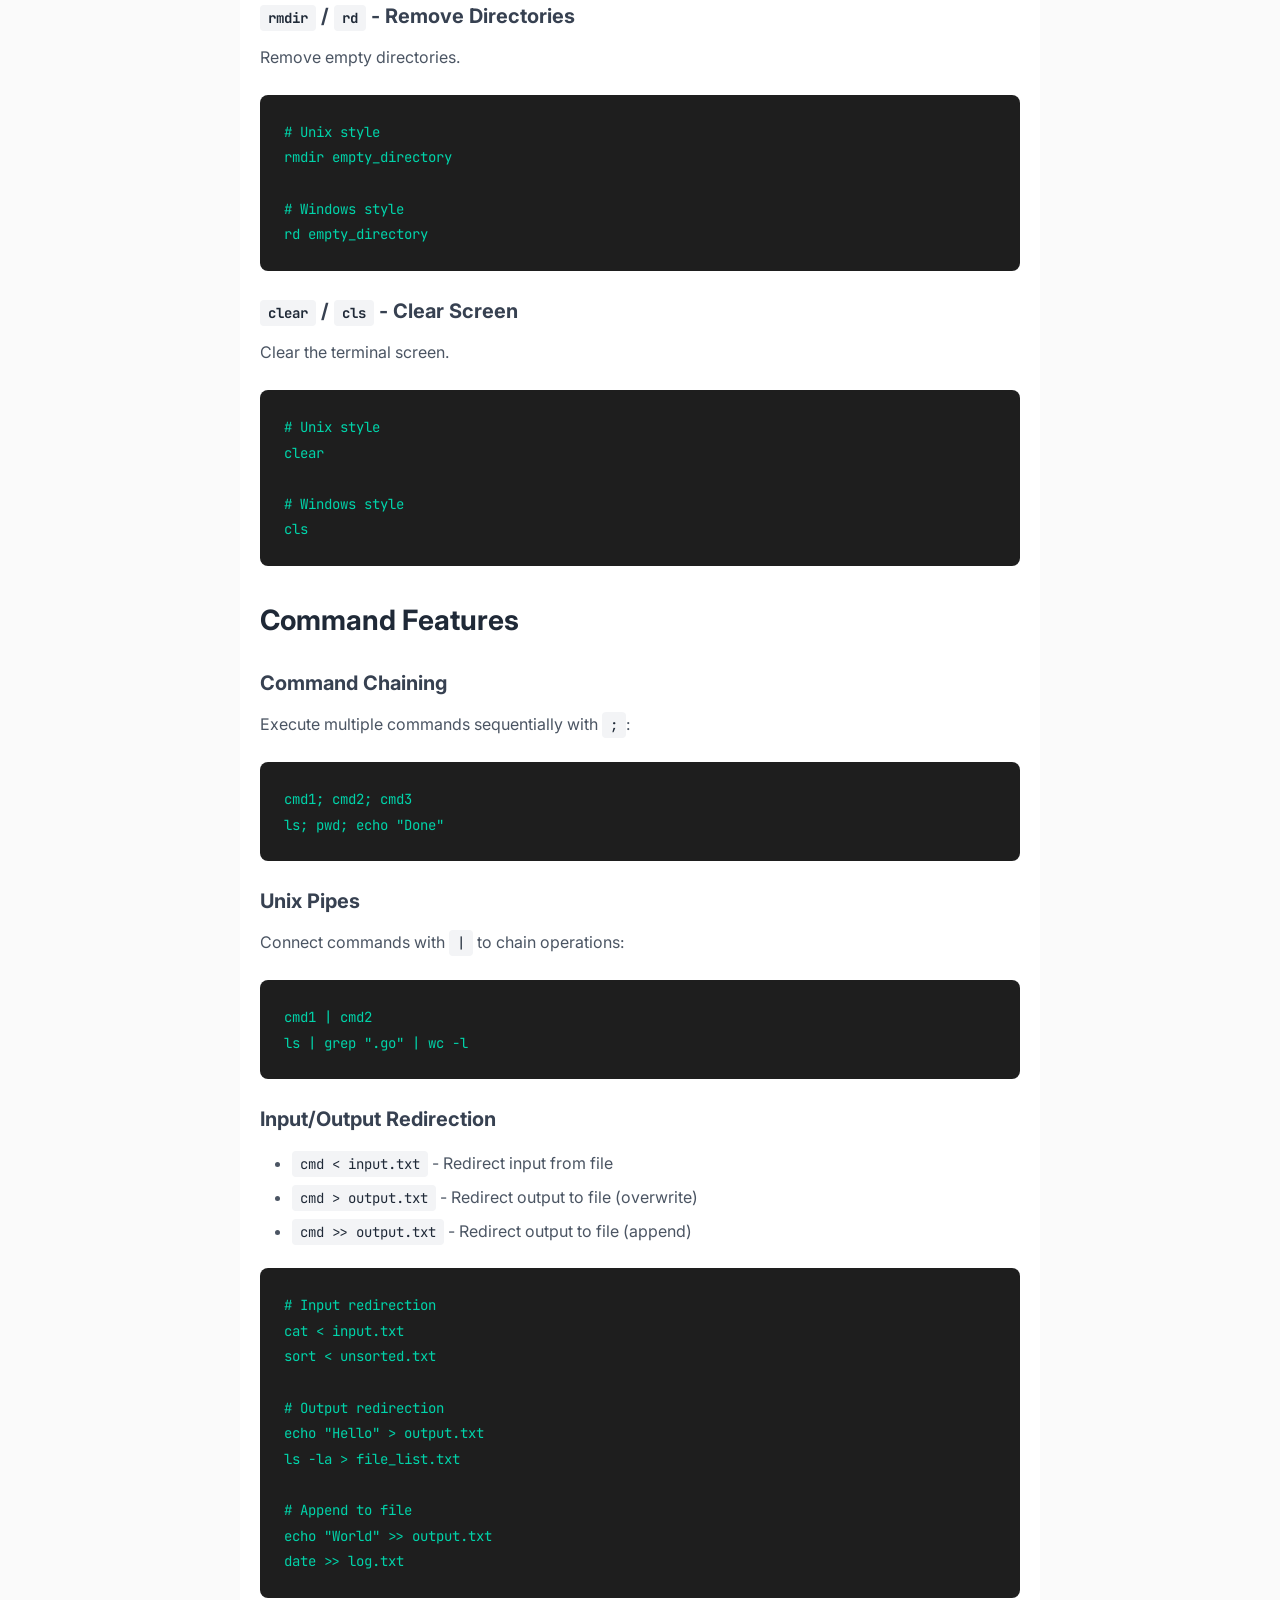
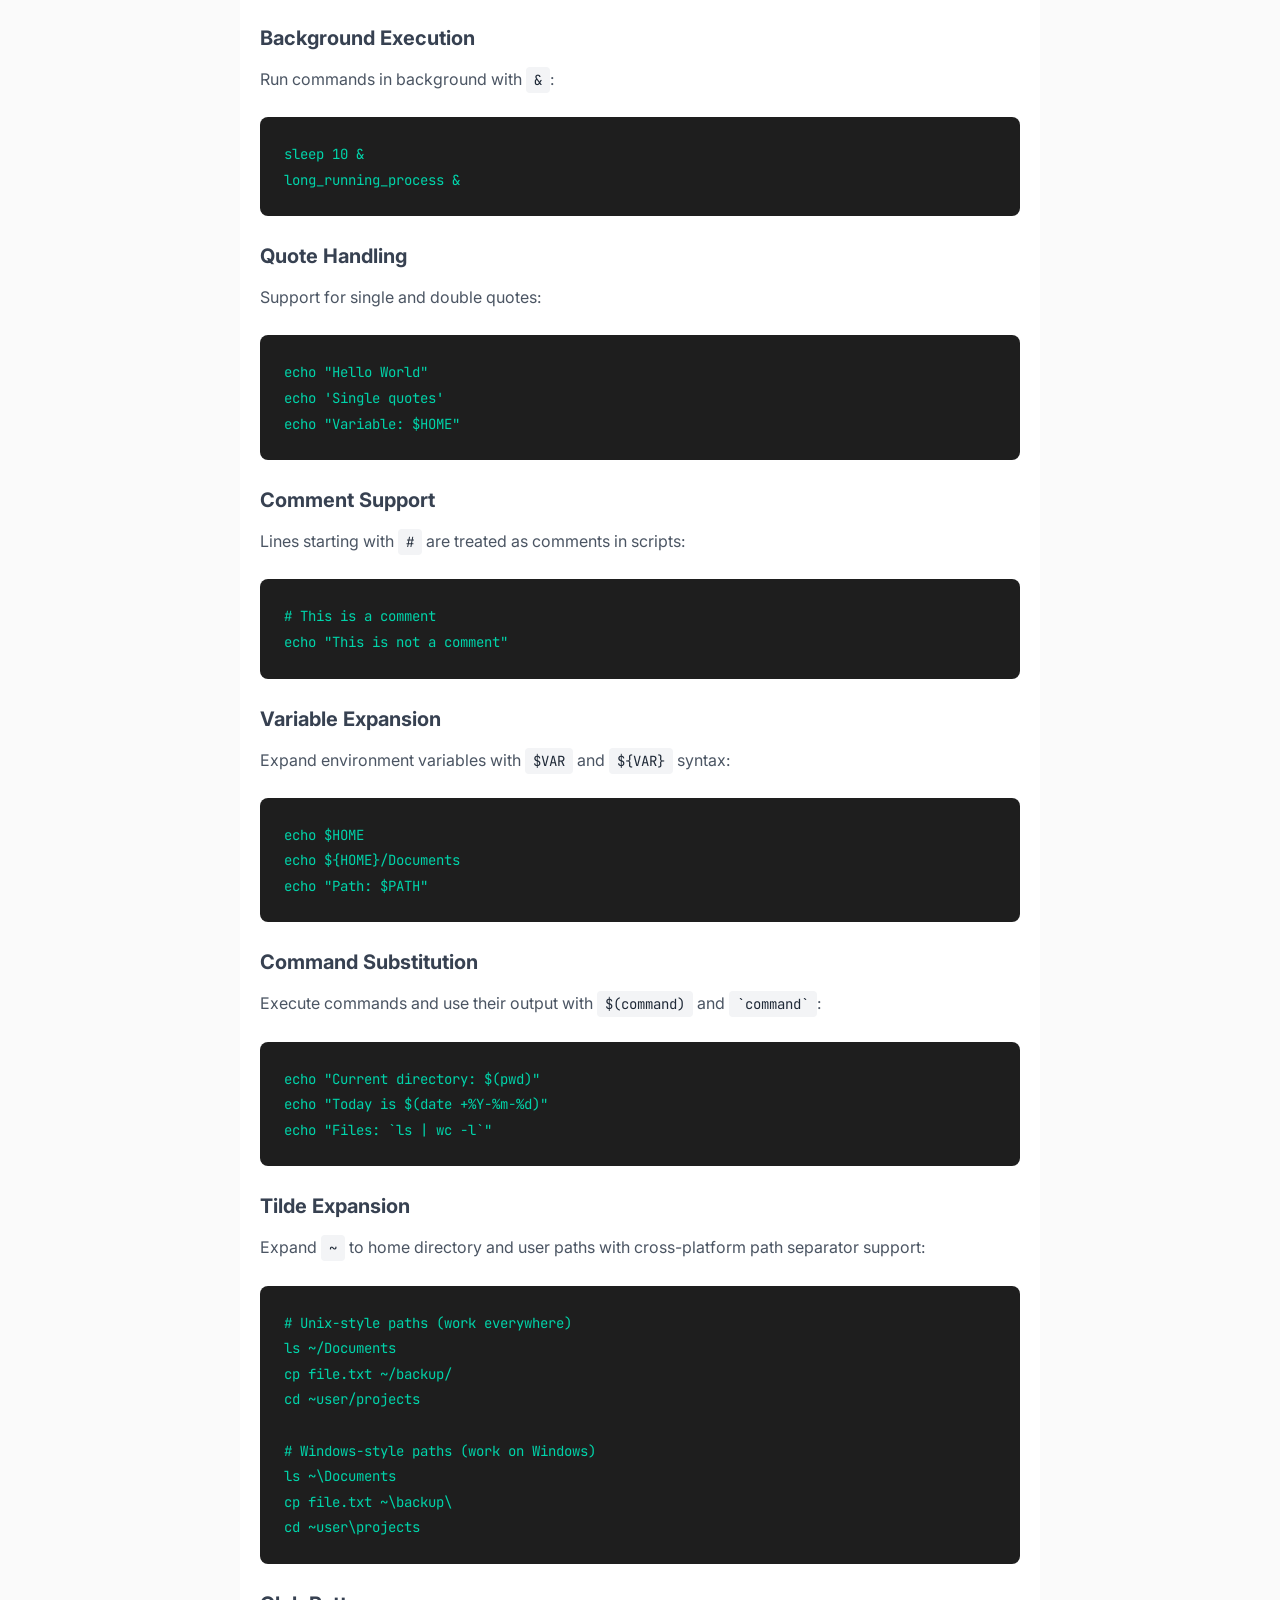
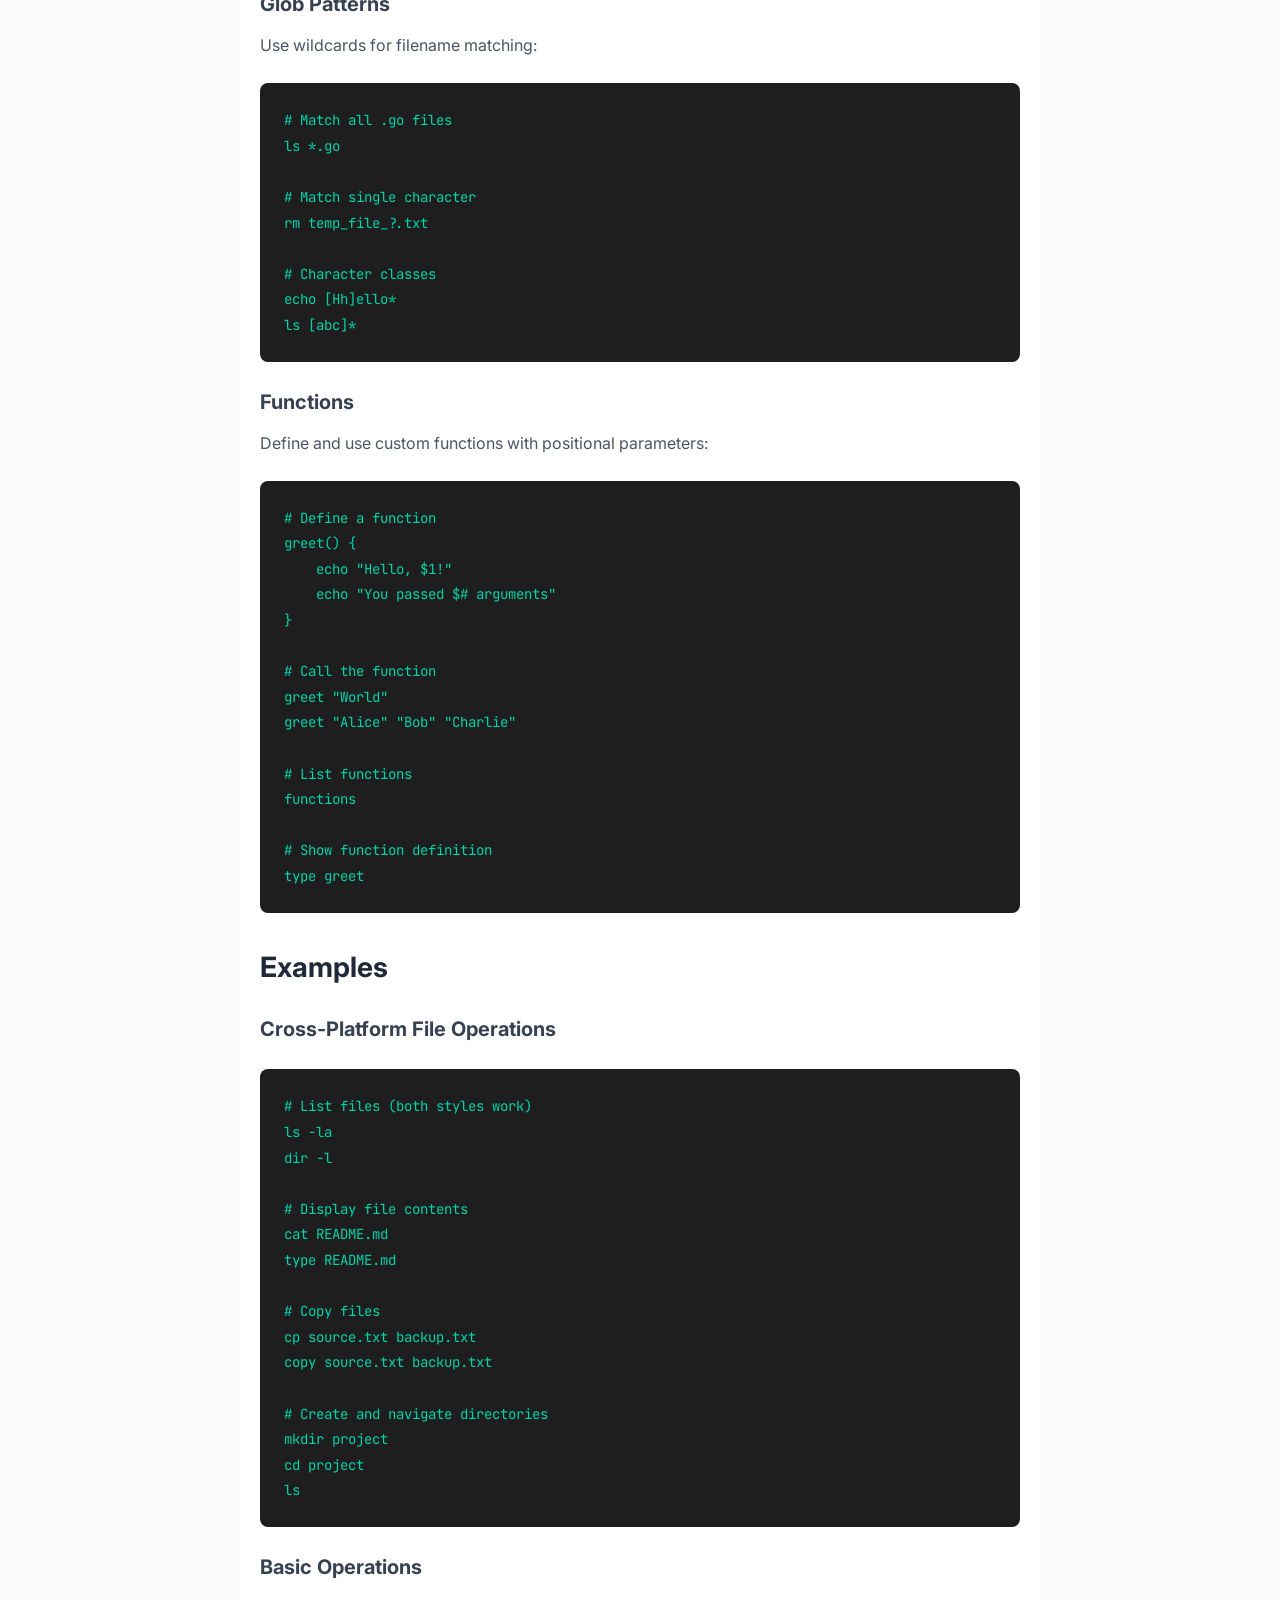
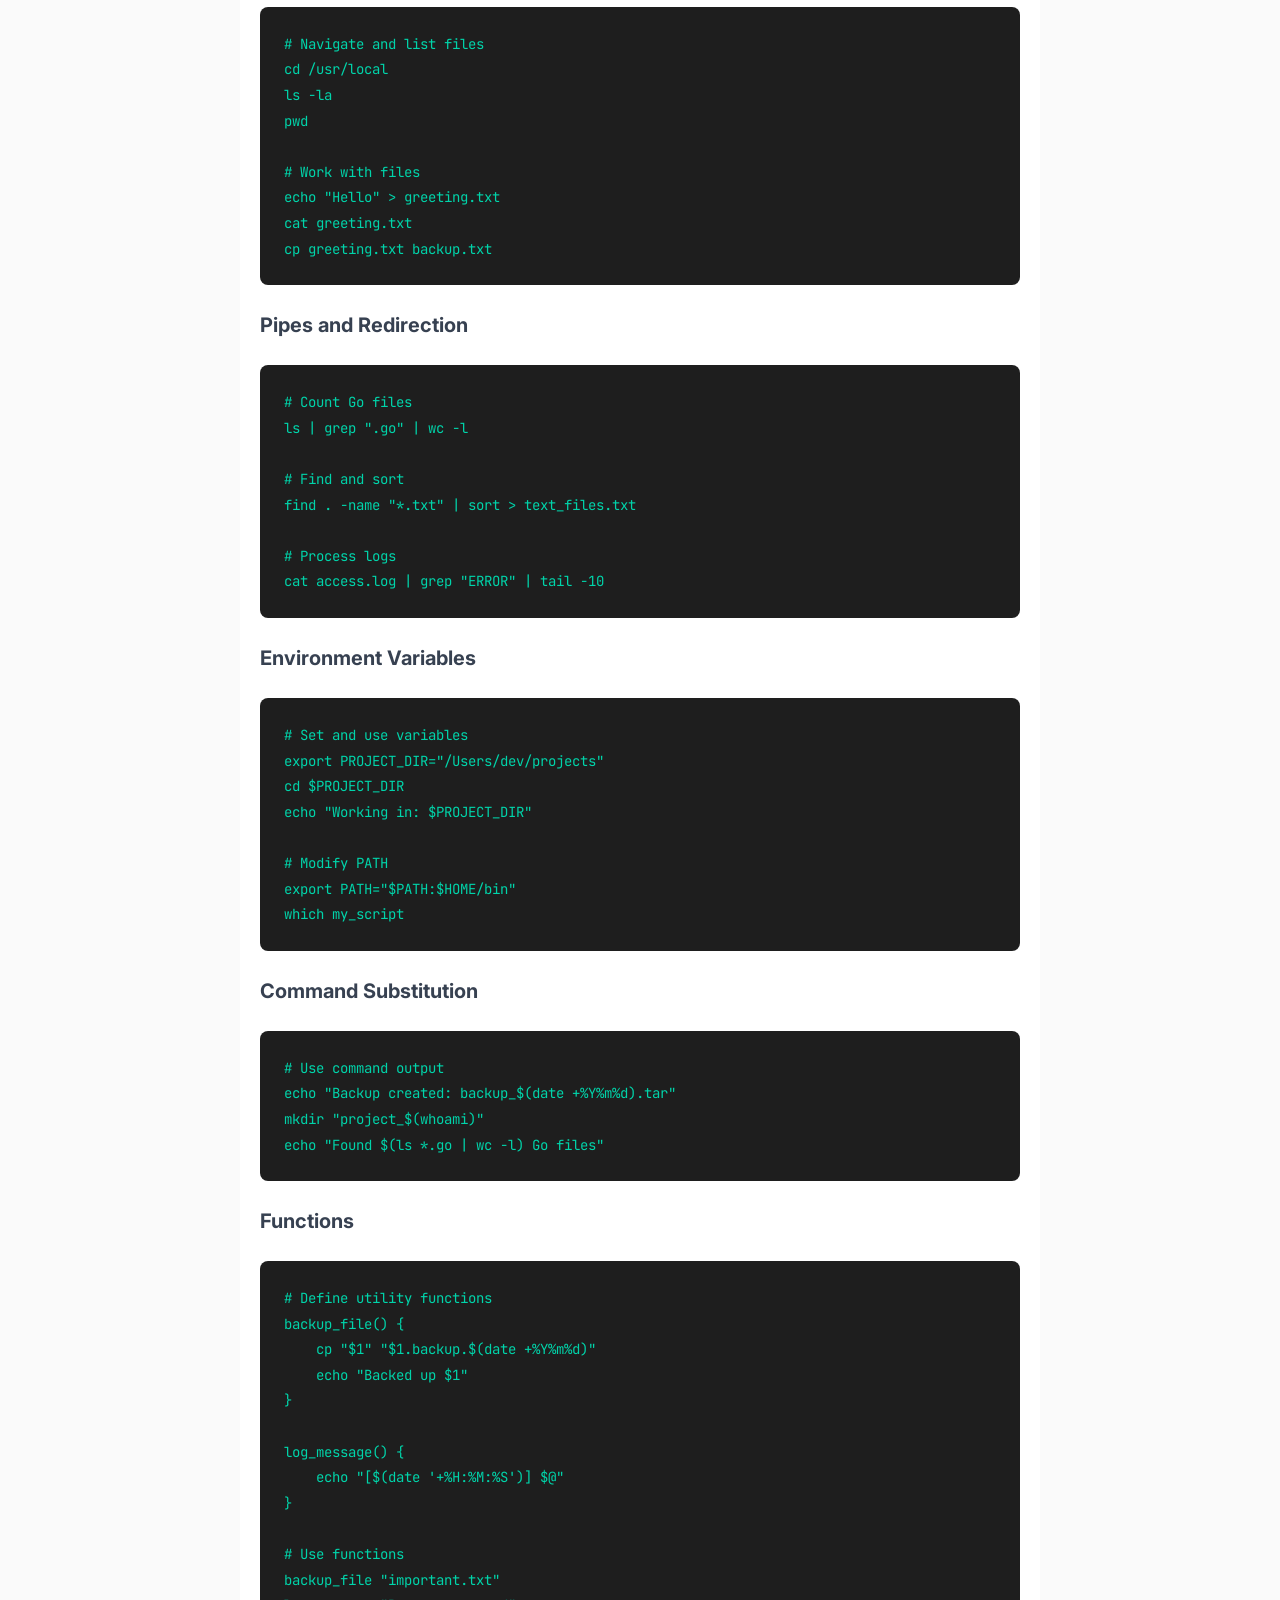
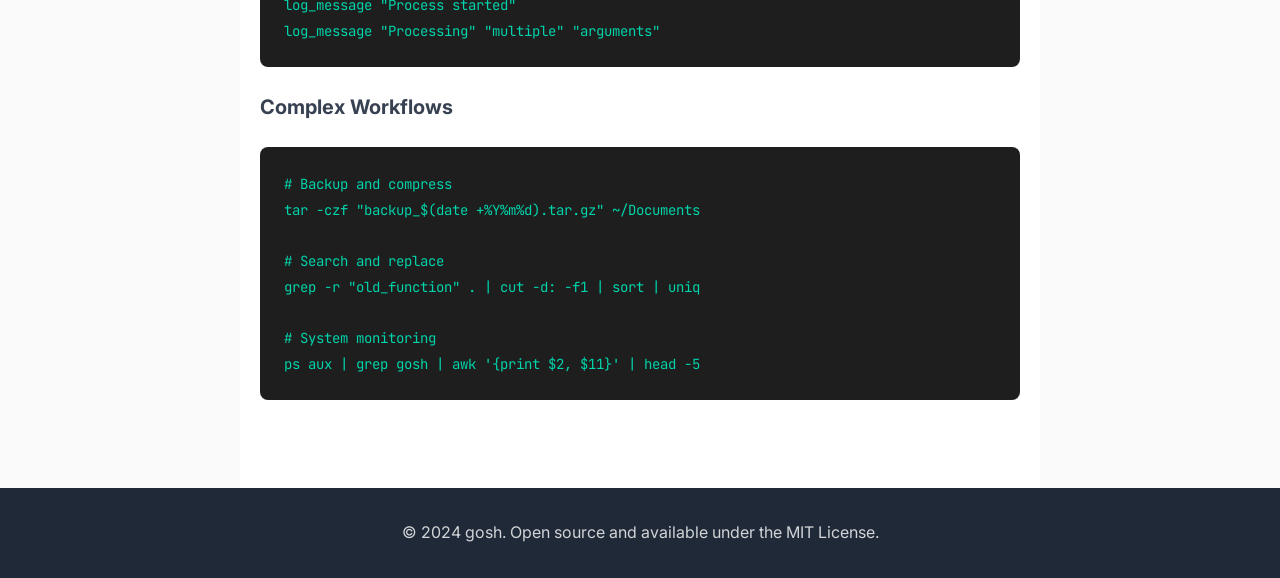
<file: command-reference.html>
<!DOCTYPE html>
<html lang="en">
<head>
    <meta charset="UTF-8">
    <meta name="viewport" content="width=device-width, initial-scale=1.0">
    <title>Command Reference - gosh</title>
    <link rel="stylesheet" href="styles.css">
    <link rel="preconnect" href="https://fonts.googleapis.com">
    <link rel="preconnect" href="https://fonts.gstatic.com" crossorigin>
    <link href="https://fonts.googleapis.com/css2?family=Inter:wght@300;400;500;600;700&family=JetBrains+Mono:wght@400;500&display=swap" rel="stylesheet">
</head>
<body>
    <nav class="navbar">
        <div class="nav-container">
            <div class="nav-brand">
                <img src="images/gosh_logo.png" alt="gosh logo" class="nav-logo">
                <div class="nav-text">
                    <h1><a href="index.html" style="color: inherit; text-decoration: none;">gosh</a></h1>
                    <span class="tagline">A Cross-Platform Shell</span>
                </div>
            </div>
            <ul class="nav-menu">
                <li><a href="index.html">Home</a></li>
                <li><a href="command-reference.html" class="active">Commands</a></li>
                <li><a href="scripting-guide.html">Scripting</a></li>
                <li><a href="cross-platform.html">Cross-Platform</a></li>
                <li><a href="https://github.com/drewwalton19216801/gosh" target="_blank">GitHub</a></li>
            </ul>
        </div>
    </nav>

    <header class="page-header">
        <div class="container">
            <h1>Command Reference</h1>
            <p>Complete reference for all built-in commands available in gosh</p>
        </div>
    </header>

    <main class="page-content">
        <a href="index.html" class="back-link">← Back to Home</a>
        
        <div class="toc">
            <h3>Table of Contents</h3>
            <ul>
                <li><a href="#built-in-commands">Built-in Commands</a></li>
                <li><a href="#cross-platform-commands">Cross-Platform File Operations</a></li>
                <li><a href="#command-features">Command Features</a></li>
                <li><a href="#examples">Examples</a></li>
            </ul>
        </div>

        <section id="built-in-commands">
            <h2>Built-in Commands</h2>

            <h3><code>exit [code]</code></h3>
            <p>Exit the shell with optional exit code.</p>
            <pre><code>exit          # Exit with code 0
exit 1        # Exit with code 1</code></pre>

            <h3><code>cd [dir]</code></h3>
            <p>Change directory. Defaults to home directory if no argument provided.</p>
            <pre><code>cd            # Change to home directory
cd /path/to/dir  # Change to specific directory
cd ..         # Change to parent directory</code></pre>

            <h3><code>pwd</code></h3>
            <p>Print the current working directory.</p>
            <pre><code>pwd</code></pre>

            <h3><code>echo [args...]</code></h3>
            <p>Print arguments to standard output.</p>
            <pre><code>echo "Hello World"
echo $MY_VAR
echo "Multiple" "arguments"</code></pre>

            <h3><code>env</code></h3>
            <p>Show all environment variables.</p>
            <pre><code>env</code></pre>

            <h3><code>export VAR=value</code></h3>
            <p>Set an environment variable that will be available to child processes.</p>
            <pre><code>export MY_VAR="Hello"
export PATH="$PATH:/new/path"</code></pre>

            <h3><code>local VAR=value</code></h3>
            <p>Set a local variable that exists only within the current shell session (not exported to child processes).</p>
            <pre><code>local TEMP_VAR="temporary value"
local COUNT=42
local RESULT="$(date +%Y%m%d)"</code></pre>

            <h3><code>unset VAR</code></h3>
            <p>Unset (remove) an environment variable.</p>
            <pre><code>unset MY_VAR</code></pre>

            <h3><code>alias name=command</code></h3>
            <p>Create a command alias.</p>
            <pre><code>alias ll="ls -la"
alias grep="grep --color=auto"</code></pre>

            <h3><code>unalias name</code></h3>
            <p>Remove an alias.</p>
            <pre><code>unalias ll</code></pre>

            <h3><code>history</code></h3>
            <p>Show command history.</p>
            <pre><code>history</code></pre>

            <h3><code>which cmd</code></h3>
            <p>Show the path to a command.</p>
            <pre><code>which ls
which python</code></pre>

            <h3><code>help</code></h3>
            <p>Show help information.</p>
            <pre><code>help</code></pre>

            <h3><code>functions</code></h3>
            <p>List all defined functions.</p>
            <pre><code>functions</code></pre>

            <h3><code>type name</code></h3>
            <p>Show the definition of a function or command type.</p>
            <pre><code>type my_function
type ls</code></pre>
        </section>

        <section id="cross-platform-commands">
            <h2>Cross-Platform File Operations</h2>
            <p>Gosh supports both Unix-style and Windows-style commands for file operations, making it easy to work across different platforms.</p>

            <h3><code>ls</code> / <code>dir</code> - List Directory Contents</h3>
            <p>List files and directories. Both Unix (<code>ls</code>) and Windows (<code>dir</code>) style commands are supported.</p>
            <pre><code># Unix style
ls
ls -l          # Long format
ls -la         # Long format with hidden files
ls -lh         # Long format with human-readable sizes

# Windows style  
dir
dir -l         # Long format
dir -la        # Long format with hidden files
dir -lh        # Long format with human-readable sizes</code></pre>

            <h3><code>cat</code> / <code>type</code> - Display File Contents</h3>
            <p>Display the contents of files. Both Unix (<code>cat</code>) and Windows (<code>type</code>) style commands work.</p>
            <pre><code># Unix style
cat file.txt
cat file1.txt file2.txt    # Multiple files

# Windows style
type file.txt
type file1.txt file2.txt   # Multiple files</code></pre>

            <h3><code>cp</code> / <code>copy</code> - Copy Files</h3>
            <p>Copy files and directories. Supports both Unix and Windows syntax.</p>
            <pre><code># Unix style
cp source.txt dest.txt
cp -r source_dir dest_dir  # Recursive copy

# Windows style
copy source.txt dest.txt
copy -r source_dir dest_dir</code></pre>

            <h3><code>mv</code> / <code>move</code> - Move/Rename Files</h3>
            <p>Move or rename files and directories.</p>
            <pre><code># Unix style
mv oldname.txt newname.txt
mv file.txt /new/location/

# Windows style
move oldname.txt newname.txt
move file.txt /new/location/</code></pre>

            <h3><code>rm</code> / <code>del</code> - Remove Files</h3>
            <p>Delete files and directories.</p>
            <pre><code># Unix style
rm file.txt
rm -r directory/           # Recursive removal
rm -rf directory/          # Force recursive removal

# Windows style
del file.txt
del -r directory/          # Recursive removal
del -rf directory/         # Force recursive removal</code></pre>

            <h3><code>mkdir</code> / <code>md</code> - Create Directories</h3>
            <p>Create new directories.</p>
            <pre><code># Unix style
mkdir new_directory
mkdir -p path/to/nested/dir  # Create parent directories

# Windows style
md new_directory
md -p path/to/nested/dir     # Create parent directories</code></pre>

            <h3><code>rmdir</code> / <code>rd</code> - Remove Directories</h3>
            <p>Remove empty directories.</p>
            <pre><code># Unix style
rmdir empty_directory

# Windows style
rd empty_directory</code></pre>

            <h3><code>clear</code> / <code>cls</code> - Clear Screen</h3>
            <p>Clear the terminal screen.</p>
            <pre><code># Unix style
clear

# Windows style
cls</code></pre>
        </section>

        <section id="command-features">
            <h2>Command Features</h2>

            <h3>Command Chaining</h3>
            <p>Execute multiple commands sequentially with <code>;</code>:</p>
            <pre><code>cmd1; cmd2; cmd3
ls; pwd; echo "Done"</code></pre>

            <h3>Unix Pipes</h3>
            <p>Connect commands with <code>|</code> to chain operations:</p>
            <pre><code>cmd1 | cmd2
ls | grep ".go" | wc -l</code></pre>

            <h3>Input/Output Redirection</h3>
            <ul>
                <li><code>cmd &lt; input.txt</code> - Redirect input from file</li>
                <li><code>cmd &gt; output.txt</code> - Redirect output to file (overwrite)</li>
                <li><code>cmd &gt;&gt; output.txt</code> - Redirect output to file (append)</li>
            </ul>
            <pre><code># Input redirection
cat < input.txt
sort < unsorted.txt

# Output redirection
echo "Hello" > output.txt
ls -la > file_list.txt

# Append to file
echo "World" >> output.txt
date >> log.txt</code></pre>

            <h3>Background Execution</h3>
            <p>Run commands in background with <code>&</code>:</p>
            <pre><code>sleep 10 &
long_running_process &</code></pre>

            <h3>Quote Handling</h3>
            <p>Support for single and double quotes:</p>
            <pre><code>echo "Hello World"
echo 'Single quotes'
echo "Variable: $HOME"</code></pre>

            <h3>Comment Support</h3>
            <p>Lines starting with <code>#</code> are treated as comments in scripts:</p>
            <pre><code># This is a comment
echo "This is not a comment"</code></pre>

            <h3>Variable Expansion</h3>
            <p>Expand environment variables with <code>$VAR</code> and <code>${VAR}</code> syntax:</p>
            <pre><code>echo $HOME
echo ${HOME}/Documents
echo "Path: $PATH"</code></pre>

            <h3>Command Substitution</h3>
            <p>Execute commands and use their output with <code>$(command)</code> and <code>`command`</code>:</p>
            <pre><code>echo "Current directory: $(pwd)"
echo "Today is $(date +%Y-%m-%d)"
echo "Files: `ls | wc -l`"</code></pre>

            <h3>Tilde Expansion</h3>
            <p>Expand <code>~</code> to home directory and user paths with cross-platform path separator support:</p>
            <pre><code># Unix-style paths (work everywhere)
ls ~/Documents
cp file.txt ~/backup/
cd ~user/projects

# Windows-style paths (work on Windows)
ls ~\Documents
cp file.txt ~\backup\
cd ~user\projects</code></pre>

            <h3>Glob Patterns</h3>
            <p>Use wildcards for filename matching:</p>
            <pre><code># Match all .go files
ls *.go

# Match single character
rm temp_file_?.txt

# Character classes
echo [Hh]ello*
ls [abc]*</code></pre>

            <h3>Functions</h3>
            <p>Define and use custom functions with positional parameters:</p>
            <pre><code># Define a function
greet() {
    echo "Hello, $1!"
    echo "You passed $# arguments"
}

# Call the function
greet "World"
greet "Alice" "Bob" "Charlie"

# List functions
functions

# Show function definition
type greet</code></pre>
        </section>

        <section id="examples">
            <h2>Examples</h2>

            <h3>Cross-Platform File Operations</h3>
            <pre><code># List files (both styles work)
ls -la
dir -l

# Display file contents
cat README.md
type README.md

# Copy files
cp source.txt backup.txt
copy source.txt backup.txt

# Create and navigate directories
mkdir project
cd project
ls</code></pre>

            <h3>Basic Operations</h3>
            <pre><code># Navigate and list files
cd /usr/local
ls -la
pwd

# Work with files
echo "Hello" > greeting.txt
cat greeting.txt
cp greeting.txt backup.txt</code></pre>

            <h3>Pipes and Redirection</h3>
            <pre><code># Count Go files
ls | grep ".go" | wc -l

# Find and sort
find . -name "*.txt" | sort > text_files.txt

# Process logs
cat access.log | grep "ERROR" | tail -10</code></pre>

            <h3>Environment Variables</h3>
            <pre><code># Set and use variables
export PROJECT_DIR="/Users/dev/projects"
cd $PROJECT_DIR
echo "Working in: $PROJECT_DIR"

# Modify PATH
export PATH="$PATH:$HOME/bin"
which my_script</code></pre>

            <h3>Command Substitution</h3>
            <pre><code># Use command output
echo "Backup created: backup_$(date +%Y%m%d).tar"
mkdir "project_$(whoami)"
echo "Found $(ls *.go | wc -l) Go files"</code></pre>

            <h3>Functions</h3>
            <pre><code># Define utility functions
backup_file() {
    cp "$1" "$1.backup.$(date +%Y%m%d)"
    echo "Backed up $1"
}

log_message() {
    echo "[$(date '+%H:%M:%S')] $@"
}

# Use functions
backup_file "important.txt"
log_message "Process started"
log_message "Processing" "multiple" "arguments"</code></pre>

            <h3>Complex Workflows</h3>
            <pre><code># Backup and compress
tar -czf "backup_$(date +%Y%m%d).tar.gz" ~/Documents

# Search and replace
grep -r "old_function" . | cut -d: -f1 | sort | uniq

# System monitoring
ps aux | grep gosh | awk '{print $2, $11}' | head -5</code></pre>
        </section>
    </main>

    <footer class="footer">
        <div class="container">
            <p>&copy; 2024 gosh. Open source and available under the MIT License.</p>
        </div>
    </footer>

    <script src="script.js"></script>
</body>
</html>
</file>
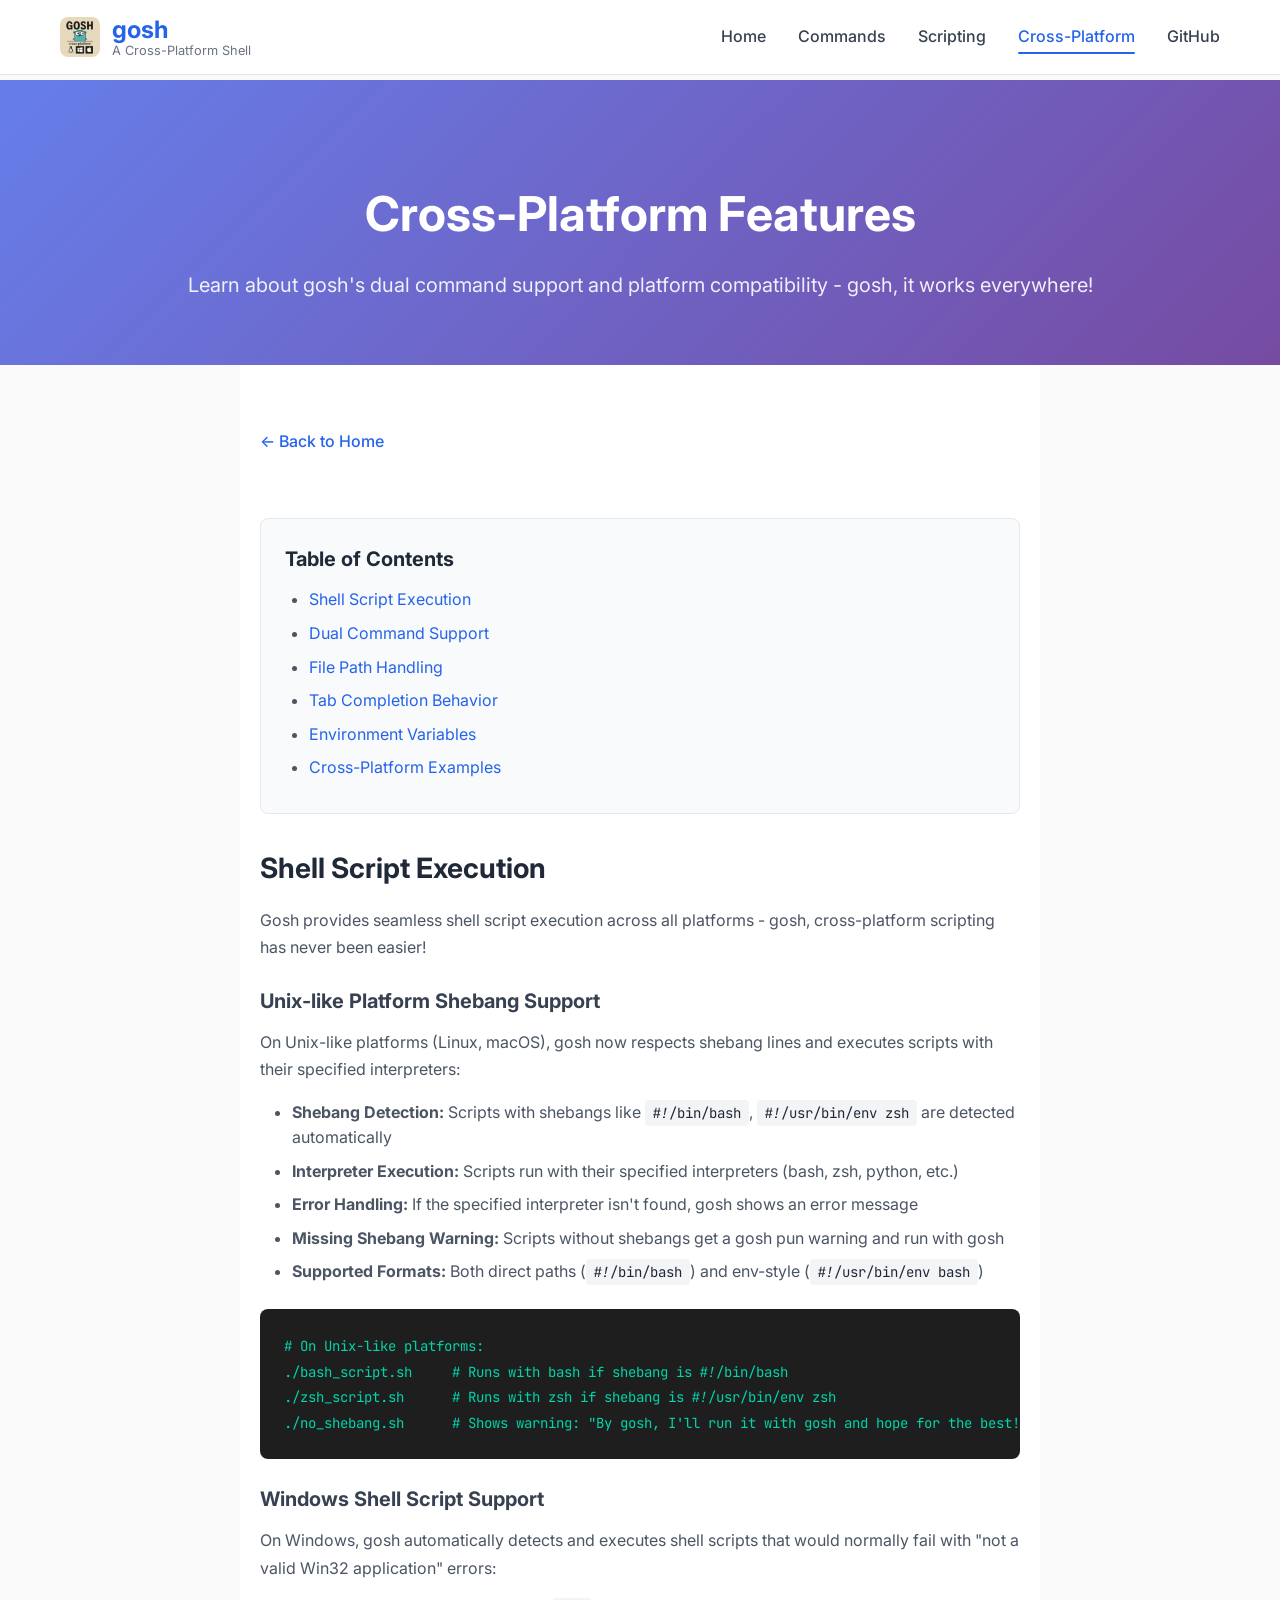
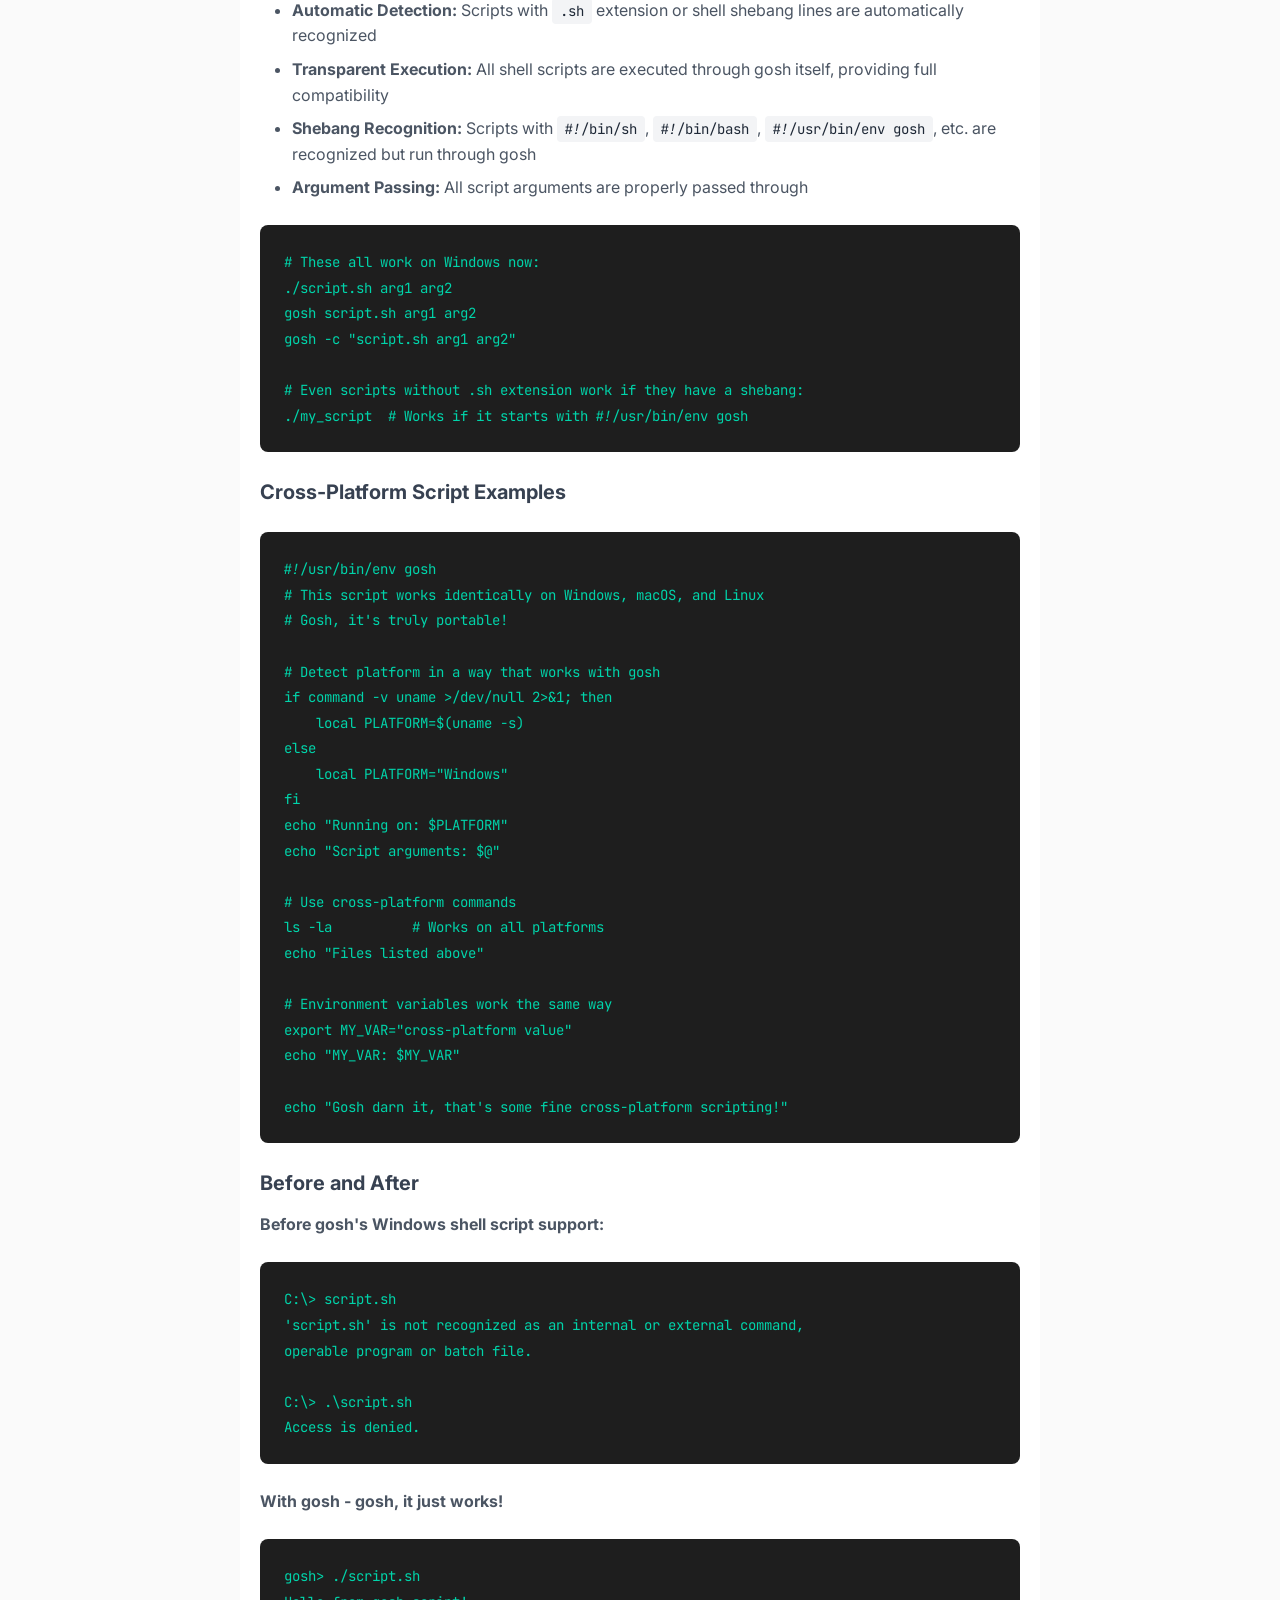
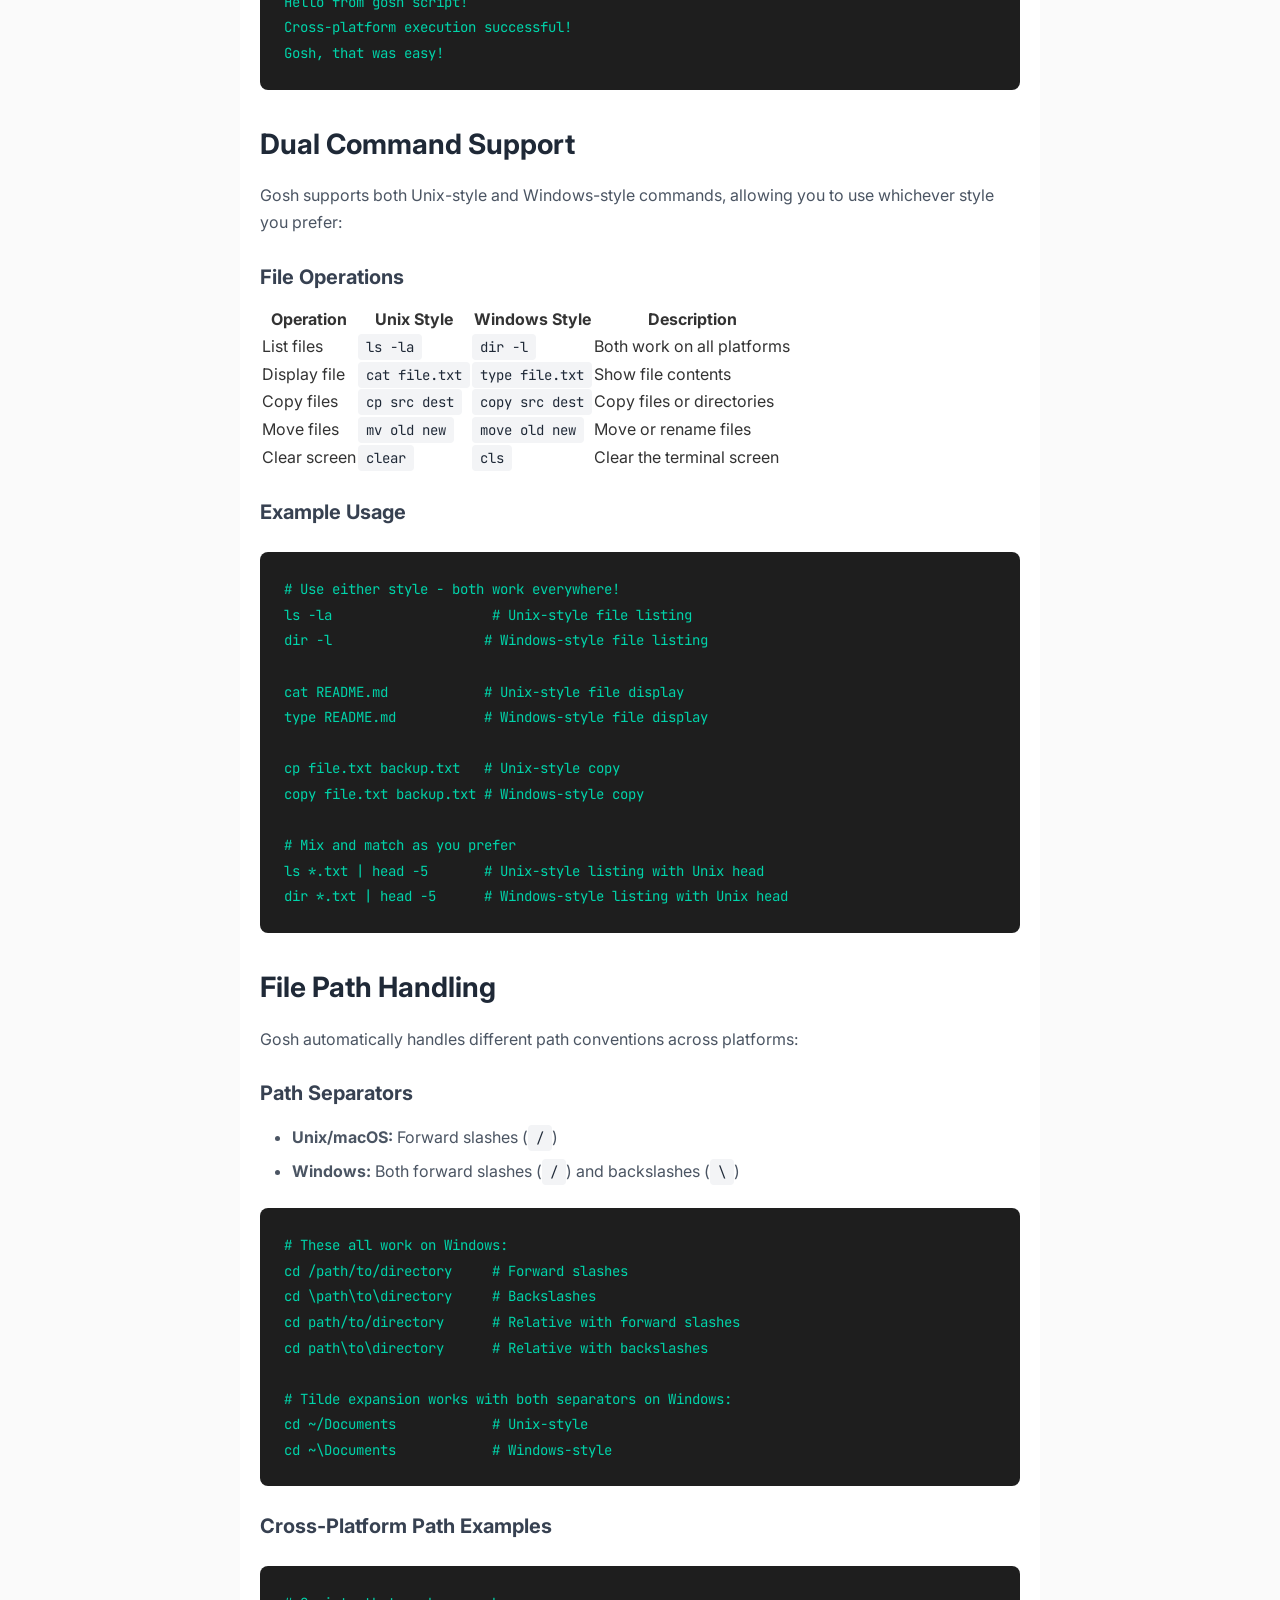
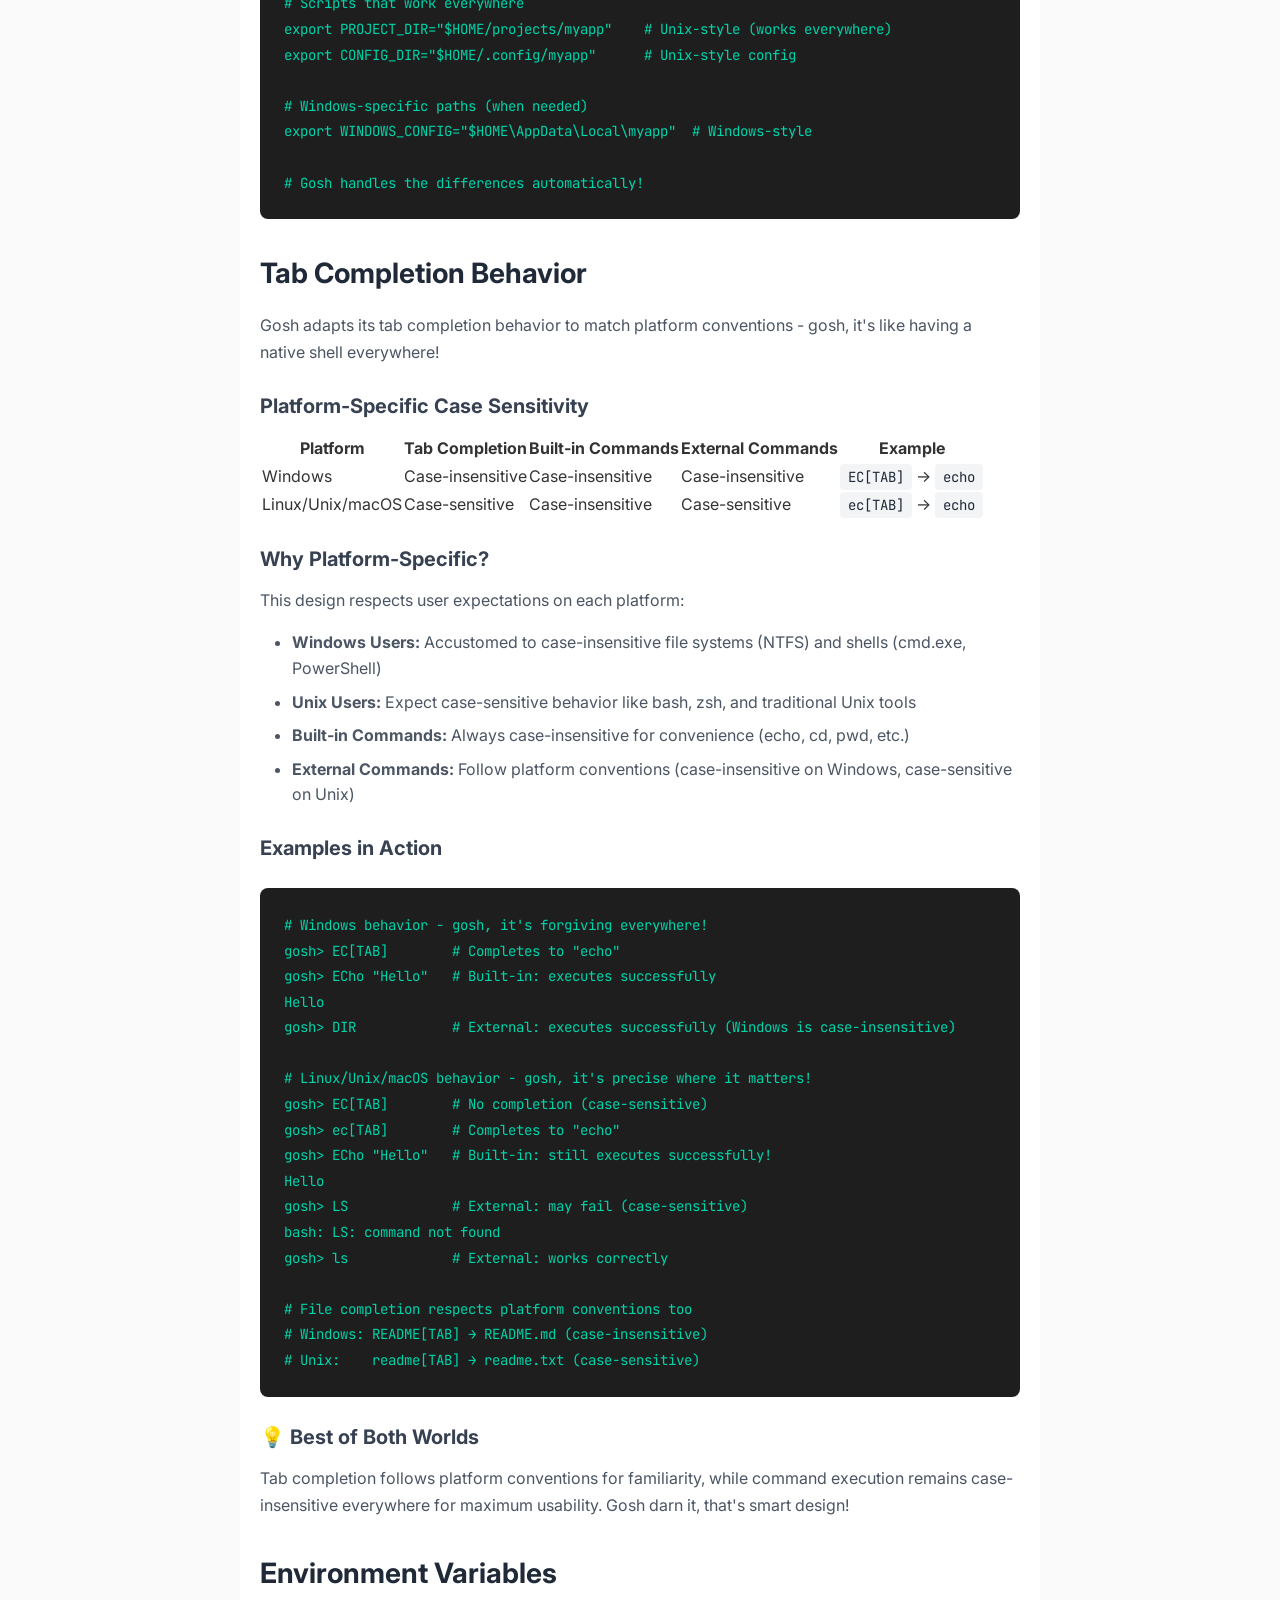
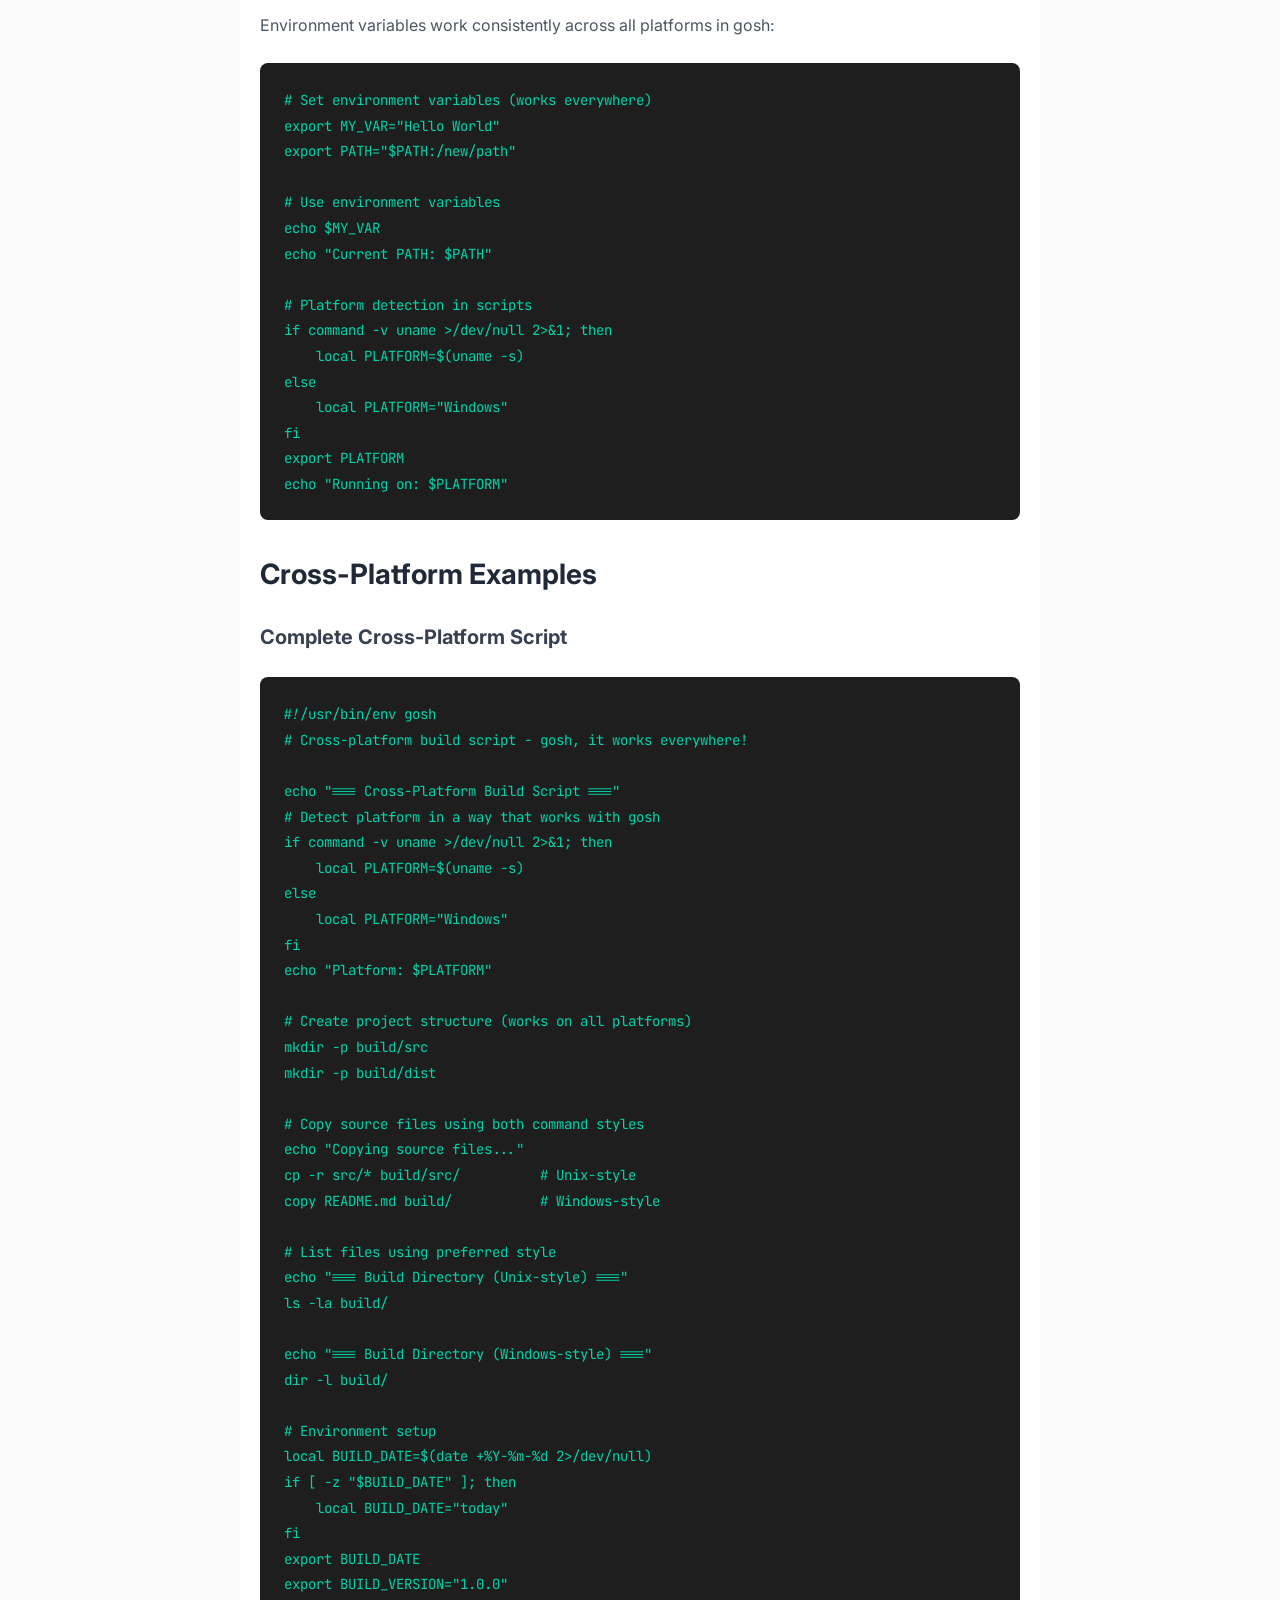
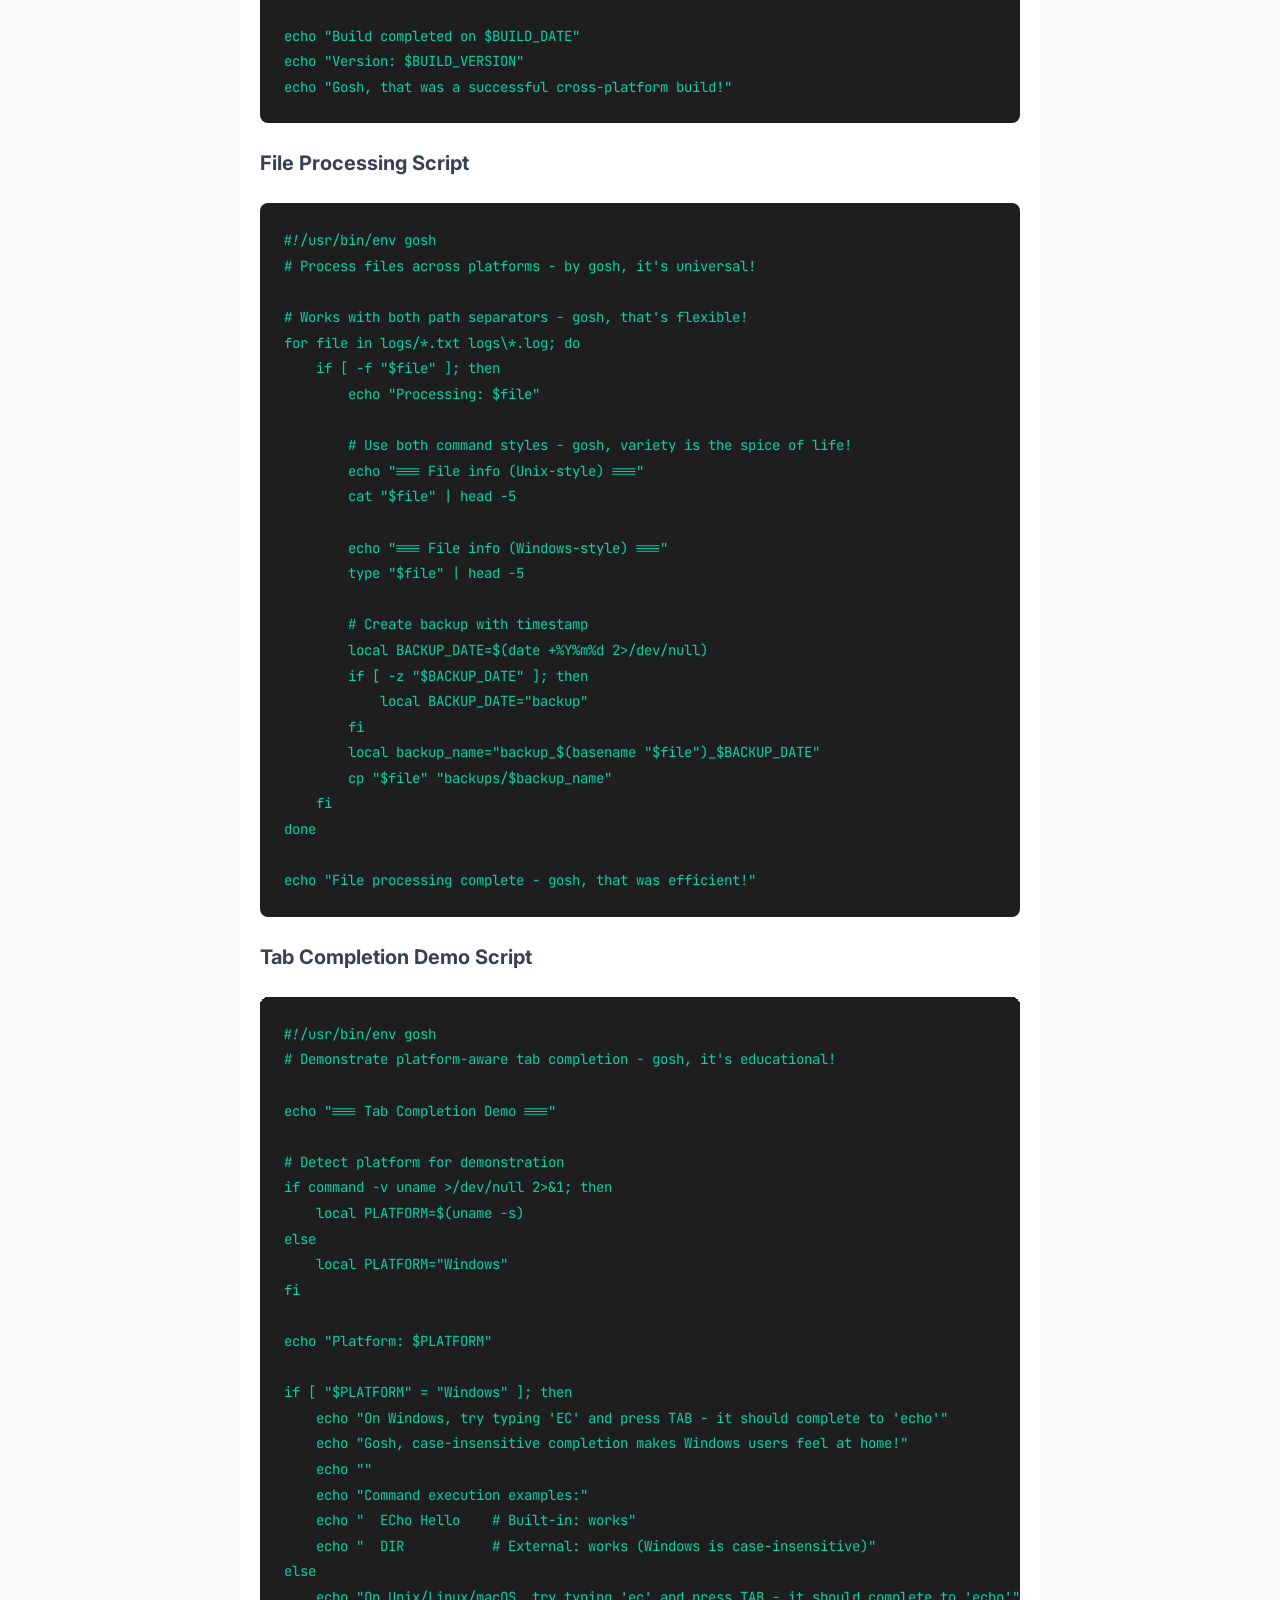
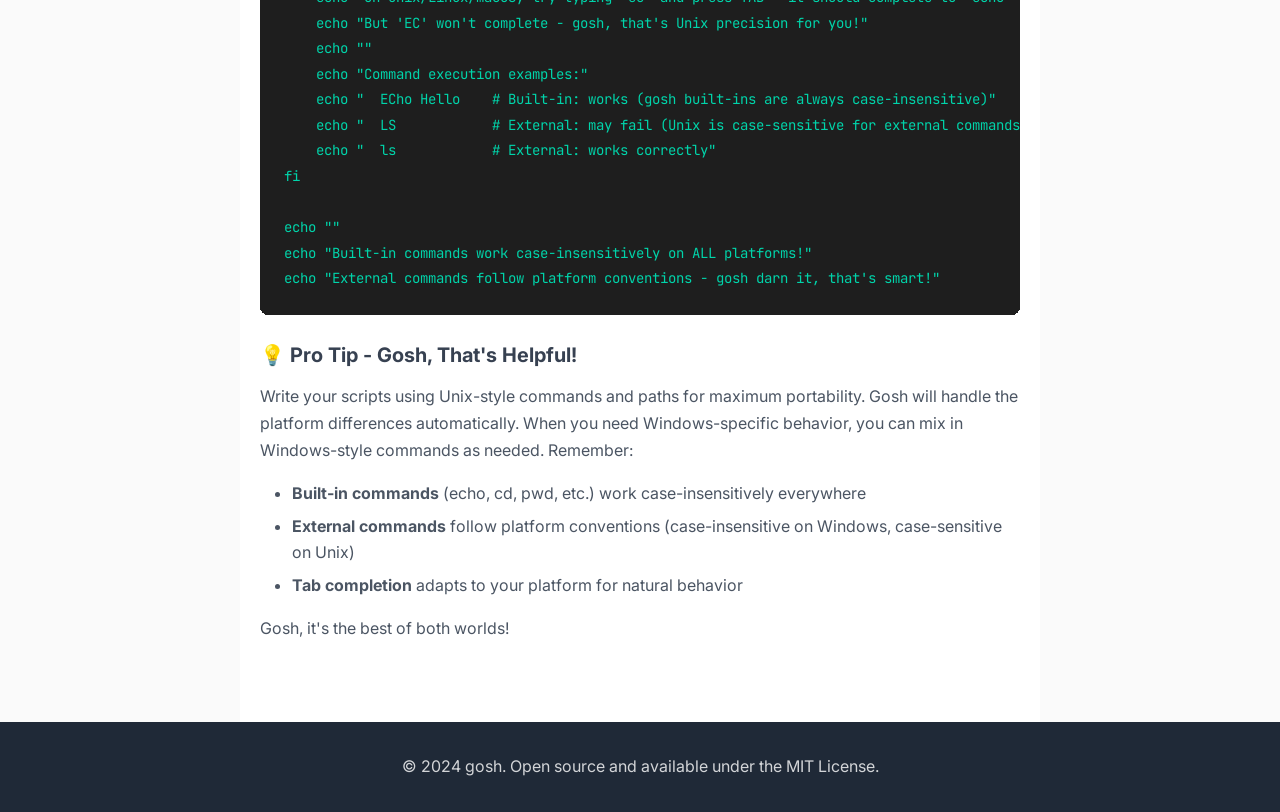
<file: cross-platform.html>
<!DOCTYPE html>
<html lang="en">
<head>
    <meta charset="UTF-8">
    <meta name="viewport" content="width=device-width, initial-scale=1.0">
    <title>Cross-Platform Features - gosh</title>
    <link rel="stylesheet" href="styles.css">
    <link rel="preconnect" href="https://fonts.googleapis.com">
    <link rel="preconnect" href="https://fonts.gstatic.com" crossorigin>
    <link href="https://fonts.googleapis.com/css2?family=Inter:wght@300;400;500;600;700&family=JetBrains+Mono:wght@400;500&display=swap" rel="stylesheet">
</head>
<body>
    <nav class="navbar">
        <div class="nav-container">
            <div class="nav-brand">
                <img src="images/gosh_logo.png" alt="gosh logo" class="nav-logo">
                <div class="nav-text">
                    <h1><a href="index.html" style="color: inherit; text-decoration: none;">gosh</a></h1>
                    <span class="tagline">A Cross-Platform Shell</span>
                </div>
            </div>
            <ul class="nav-menu">
                <li><a href="index.html">Home</a></li>
                <li><a href="command-reference.html">Commands</a></li>
                <li><a href="scripting-guide.html">Scripting</a></li>
                <li><a href="cross-platform.html" class="active">Cross-Platform</a></li>
                <li><a href="https://github.com/drewwalton19216801/gosh" target="_blank">GitHub</a></li>
            </ul>
        </div>
    </nav>

    <header class="page-header">
        <div class="container">
            <h1>Cross-Platform Features</h1>
            <p>Learn about gosh's dual command support and platform compatibility - gosh, it works everywhere!</p>
        </div>
    </header>

    <main class="page-content">
        <a href="index.html" class="back-link">← Back to Home</a>
        
        <div class="toc">
            <h3>Table of Contents</h3>
            <ul>
                <li><a href="#shell-script-execution">Shell Script Execution</a></li>
                <li><a href="#dual-commands">Dual Command Support</a></li>
                <li><a href="#file-paths">File Path Handling</a></li>
                <li><a href="#tab-completion">Tab Completion Behavior</a></li>
                <li><a href="#environment-variables">Environment Variables</a></li>
                <li><a href="#examples">Cross-Platform Examples</a></li>
            </ul>
        </div>

        <section id="shell-script-execution">
            <h2>Shell Script Execution</h2>
            
            <p>Gosh provides seamless shell script execution across all platforms - gosh, cross-platform scripting has never been easier!</p>

            <h3>Unix-like Platform Shebang Support</h3>
            <p>On Unix-like platforms (Linux, macOS), gosh now respects shebang lines and executes scripts with their specified interpreters:</p>
            
            <ul>
                <li><strong>Shebang Detection:</strong> Scripts with shebangs like <code>#!/bin/bash</code>, <code>#!/usr/bin/env zsh</code> are detected automatically</li>
                <li><strong>Interpreter Execution:</strong> Scripts run with their specified interpreters (bash, zsh, python, etc.)</li>
                <li><strong>Error Handling:</strong> If the specified interpreter isn't found, gosh shows an error message</li>
                <li><strong>Missing Shebang Warning:</strong> Scripts without shebangs get a gosh pun warning and run with gosh</li>
                <li><strong>Supported Formats:</strong> Both direct paths (<code>#!/bin/bash</code>) and env-style (<code>#!/usr/bin/env bash</code>)</li>
            </ul>

            <pre><code># On Unix-like platforms:
./bash_script.sh     # Runs with bash if shebang is #!/bin/bash
./zsh_script.sh      # Runs with zsh if shebang is #!/usr/bin/env zsh
./no_shebang.sh      # Shows warning: "By gosh, I'll run it with gosh and hope for the best!"</code></pre>

            <h3>Windows Shell Script Support</h3>
            <p>On Windows, gosh automatically detects and executes shell scripts that would normally fail with "not a valid Win32 application" errors:</p>
            
            <ul>
                <li><strong>Automatic Detection:</strong> Scripts with <code>.sh</code> extension or shell shebang lines are automatically recognized</li>
                <li><strong>Transparent Execution:</strong> All shell scripts are executed through gosh itself, providing full compatibility</li>
                <li><strong>Shebang Recognition:</strong> Scripts with <code>#!/bin/sh</code>, <code>#!/bin/bash</code>, <code>#!/usr/bin/env gosh</code>, etc. are recognized but run through gosh</li>
                <li><strong>Argument Passing:</strong> All script arguments are properly passed through</li>
            </ul>

            <pre><code># These all work on Windows now:
./script.sh arg1 arg2
gosh script.sh arg1 arg2
gosh -c "script.sh arg1 arg2"

# Even scripts without .sh extension work if they have a shebang:
./my_script  # Works if it starts with #!/usr/bin/env gosh</code></pre>

            <h3>Cross-Platform Script Examples</h3>
            <pre><code>#!/usr/bin/env gosh
# This script works identically on Windows, macOS, and Linux
# Gosh, it's truly portable!

# Detect platform in a way that works with gosh
if command -v uname >/dev/null 2>&1; then
    local PLATFORM=$(uname -s)
else
    local PLATFORM="Windows"
fi
echo "Running on: $PLATFORM"
echo "Script arguments: $@"

# Use cross-platform commands
ls -la          # Works on all platforms
echo "Files listed above"

# Environment variables work the same way
export MY_VAR="cross-platform value"
echo "MY_VAR: $MY_VAR"

echo "Gosh darn it, that's some fine cross-platform scripting!"</code></pre>

            <h3>Before and After</h3>
            <p><strong>Before gosh's Windows shell script support:</strong></p>
            <pre><code>C:\> script.sh
'script.sh' is not recognized as an internal or external command,
operable program or batch file.

C:\> .\script.sh
Access is denied.</code></pre>

            <p><strong>With gosh - gosh, it just works!</strong></p>
            <pre><code>gosh> ./script.sh
Hello from gosh script!
Cross-platform execution successful!
Gosh, that was easy!</code></pre>
        </section>

        <section id="dual-commands">
            <h2>Dual Command Support</h2>
            
            <p>Gosh supports both Unix-style and Windows-style commands, allowing you to use whichever style you prefer:</p>

            <h3>File Operations</h3>
            <table class="command-table">
                <thead>
                    <tr>
                        <th>Operation</th>
                        <th>Unix Style</th>
                        <th>Windows Style</th>
                        <th>Description</th>
                    </tr>
                </thead>
                <tbody>
                    <tr>
                        <td>List files</td>
                        <td><code>ls -la</code></td>
                        <td><code>dir -l</code></td>
                        <td>Both work on all platforms</td>
                    </tr>
                    <tr>
                        <td>Display file</td>
                        <td><code>cat file.txt</code></td>
                        <td><code>type file.txt</code></td>
                        <td>Show file contents</td>
                    </tr>
                    <tr>
                        <td>Copy files</td>
                        <td><code>cp src dest</code></td>
                        <td><code>copy src dest</code></td>
                        <td>Copy files or directories</td>
                    </tr>
                    <tr>
                        <td>Move files</td>
                        <td><code>mv old new</code></td>
                        <td><code>move old new</code></td>
                        <td>Move or rename files</td>
                    </tr>
                    <tr>
                        <td>Clear screen</td>
                        <td><code>clear</code></td>
                        <td><code>cls</code></td>
                        <td>Clear the terminal screen</td>
                    </tr>
                </tbody>
            </table>

            <h3>Example Usage</h3>
            <pre><code># Use either style - both work everywhere!
ls -la                    # Unix-style file listing
dir -l                   # Windows-style file listing

cat README.md            # Unix-style file display  
type README.md           # Windows-style file display

cp file.txt backup.txt   # Unix-style copy
copy file.txt backup.txt # Windows-style copy

# Mix and match as you prefer
ls *.txt | head -5       # Unix-style listing with Unix head
dir *.txt | head -5      # Windows-style listing with Unix head</code></pre>
        </section>

        <section id="file-paths">
            <h2>File Path Handling</h2>
            
            <p>Gosh automatically handles different path conventions across platforms:</p>

            <h3>Path Separators</h3>
            <ul>
                <li><strong>Unix/macOS:</strong> Forward slashes (<code>/</code>)</li>
                <li><strong>Windows:</strong> Both forward slashes (<code>/</code>) and backslashes (<code>\</code>)</li>
            </ul>

            <pre><code># These all work on Windows:
cd /path/to/directory     # Forward slashes
cd \path\to\directory     # Backslashes  
cd path/to/directory      # Relative with forward slashes
cd path\to\directory      # Relative with backslashes

# Tilde expansion works with both separators on Windows:
cd ~/Documents            # Unix-style
cd ~\Documents            # Windows-style</code></pre>

            <h3>Cross-Platform Path Examples</h3>
            <pre><code># Scripts that work everywhere
export PROJECT_DIR="$HOME/projects/myapp"    # Unix-style (works everywhere)
export CONFIG_DIR="$HOME/.config/myapp"      # Unix-style config

# Windows-specific paths (when needed)
export WINDOWS_CONFIG="$HOME\AppData\Local\myapp"  # Windows-style

# Gosh handles the differences automatically!</code></pre>
        </section>

        <section id="tab-completion">
            <h2>Tab Completion Behavior</h2>
            
            <p>Gosh adapts its tab completion behavior to match platform conventions - gosh, it's like having a native shell everywhere!</p>

            <h3>Platform-Specific Case Sensitivity</h3>
            <table class="command-table">
                <thead>
                    <tr>
                        <th>Platform</th>
                        <th>Tab Completion</th>
                        <th>Built-in Commands</th>
                        <th>External Commands</th>
                        <th>Example</th>
                    </tr>
                </thead>
                <tbody>
                    <tr>
                        <td>Windows</td>
                        <td>Case-insensitive</td>
                        <td>Case-insensitive</td>
                        <td>Case-insensitive</td>
                        <td><code>EC[TAB]</code> → <code>echo</code></td>
                    </tr>
                    <tr>
                        <td>Linux/Unix/macOS</td>
                        <td>Case-sensitive</td>
                        <td>Case-insensitive</td>
                        <td>Case-sensitive</td>
                        <td><code>ec[TAB]</code> → <code>echo</code></td>
                    </tr>
                </tbody>
            </table>

            <h3>Why Platform-Specific?</h3>
            <p>This design respects user expectations on each platform:</p>
            <ul>
                <li><strong>Windows Users:</strong> Accustomed to case-insensitive file systems (NTFS) and shells (cmd.exe, PowerShell)</li>
                <li><strong>Unix Users:</strong> Expect case-sensitive behavior like bash, zsh, and traditional Unix tools</li>
                <li><strong>Built-in Commands:</strong> Always case-insensitive for convenience (echo, cd, pwd, etc.)</li>
                <li><strong>External Commands:</strong> Follow platform conventions (case-insensitive on Windows, case-sensitive on Unix)</li>
            </ul>

            <h3>Examples in Action</h3>
            <pre><code># Windows behavior - gosh, it's forgiving everywhere!
gosh> EC[TAB]        # Completes to "echo"
gosh> ECho "Hello"   # Built-in: executes successfully
Hello
gosh> DIR            # External: executes successfully (Windows is case-insensitive)

# Linux/Unix/macOS behavior - gosh, it's precise where it matters!
gosh> EC[TAB]        # No completion (case-sensitive)
gosh> ec[TAB]        # Completes to "echo"
gosh> ECho "Hello"   # Built-in: still executes successfully!
Hello
gosh> LS             # External: may fail (case-sensitive)
bash: LS: command not found
gosh> ls             # External: works correctly

# File completion respects platform conventions too
# Windows: README[TAB] → README.md (case-insensitive)
# Unix:    readme[TAB] → readme.txt (case-sensitive)</code></pre>

            <div class="note">
                <h3>💡 Best of Both Worlds</h3>
                <p>Tab completion follows platform conventions for familiarity, while command execution remains case-insensitive everywhere for maximum usability. Gosh darn it, that's smart design!</p>
            </div>
        </section>

        <section id="environment-variables">
            <h2>Environment Variables</h2>
            
            <p>Environment variables work consistently across all platforms in gosh:</p>

            <pre><code># Set environment variables (works everywhere)
export MY_VAR="Hello World"
export PATH="$PATH:/new/path"

# Use environment variables
echo $MY_VAR
echo "Current PATH: $PATH"

# Platform detection in scripts
if command -v uname >/dev/null 2>&1; then
    local PLATFORM=$(uname -s)
else
    local PLATFORM="Windows"
fi
export PLATFORM
echo "Running on: $PLATFORM"</code></pre>
        </section>

        <section id="examples">
            <h2>Cross-Platform Examples</h2>
            
            <h3>Complete Cross-Platform Script</h3>
            <pre><code>#!/usr/bin/env gosh
# Cross-platform build script - gosh, it works everywhere!

echo "=== Cross-Platform Build Script ==="
# Detect platform in a way that works with gosh
if command -v uname >/dev/null 2>&1; then
    local PLATFORM=$(uname -s)
else
    local PLATFORM="Windows"
fi
echo "Platform: $PLATFORM"

# Create project structure (works on all platforms)
mkdir -p build/src
mkdir -p build/dist

# Copy source files using both command styles
echo "Copying source files..."
cp -r src/* build/src/          # Unix-style
copy README.md build/           # Windows-style

# List files using preferred style
echo "=== Build Directory (Unix-style) ==="
ls -la build/

echo "=== Build Directory (Windows-style) ==="  
dir -l build/

# Environment setup
local BUILD_DATE=$(date +%Y-%m-%d 2>/dev/null)
if [ -z "$BUILD_DATE" ]; then
    local BUILD_DATE="today"
fi
export BUILD_DATE
export BUILD_VERSION="1.0.0"

echo "Build completed on $BUILD_DATE"
echo "Version: $BUILD_VERSION"
echo "Gosh, that was a successful cross-platform build!"</code></pre>

            <h3>File Processing Script</h3>
            <pre><code>#!/usr/bin/env gosh
# Process files across platforms - by gosh, it's universal!

# Works with both path separators - gosh, that's flexible!
for file in logs/*.txt logs\*.log; do
    if [ -f "$file" ]; then
        echo "Processing: $file"
        
        # Use both command styles - gosh, variety is the spice of life!
        echo "=== File info (Unix-style) ==="
        cat "$file" | head -5
        
        echo "=== File info (Windows-style) ==="
        type "$file" | head -5
        
        # Create backup with timestamp
        local BACKUP_DATE=$(date +%Y%m%d 2>/dev/null)
        if [ -z "$BACKUP_DATE" ]; then
            local BACKUP_DATE="backup"
        fi
        local backup_name="backup_$(basename "$file")_$BACKUP_DATE"
        cp "$file" "backups/$backup_name"
    fi
done

echo "File processing complete - gosh, that was efficient!"</code></pre>

            <h3>Tab Completion Demo Script</h3>
            <pre><code>#!/usr/bin/env gosh
# Demonstrate platform-aware tab completion - gosh, it's educational!

echo "=== Tab Completion Demo ==="

# Detect platform for demonstration
if command -v uname >/dev/null 2>&1; then
    local PLATFORM=$(uname -s)
else
    local PLATFORM="Windows"
fi

echo "Platform: $PLATFORM"

if [ "$PLATFORM" = "Windows" ]; then
    echo "On Windows, try typing 'EC' and press TAB - it should complete to 'echo'"
    echo "Gosh, case-insensitive completion makes Windows users feel at home!"
    echo ""
    echo "Command execution examples:"
    echo "  ECho Hello    # Built-in: works"
    echo "  DIR           # External: works (Windows is case-insensitive)"
else
    echo "On Unix/Linux/macOS, try typing 'ec' and press TAB - it should complete to 'echo'"
    echo "But 'EC' won't complete - gosh, that's Unix precision for you!"
    echo ""
    echo "Command execution examples:"
    echo "  ECho Hello    # Built-in: works (gosh built-ins are always case-insensitive)"
    echo "  LS            # External: may fail (Unix is case-sensitive for external commands)"
    echo "  ls            # External: works correctly"
fi

echo ""
echo "Built-in commands work case-insensitively on ALL platforms!"
echo "External commands follow platform conventions - gosh darn it, that's smart!"</code></pre>
        </section>

        <div class="note">
            <h3>💡 Pro Tip - Gosh, That's Helpful!</h3>
            <p>Write your scripts using Unix-style commands and paths for maximum portability. Gosh will handle the platform differences automatically. When you need Windows-specific behavior, you can mix in Windows-style commands as needed. Remember:</p>
            <ul>
                <li><strong>Built-in commands</strong> (echo, cd, pwd, etc.) work case-insensitively everywhere</li>
                <li><strong>External commands</strong> follow platform conventions (case-insensitive on Windows, case-sensitive on Unix)</li>
                <li><strong>Tab completion</strong> adapts to your platform for natural behavior</li>
            </ul>
            <p>Gosh, it's the best of both worlds!</p>
        </div>
    </main>

    <footer class="footer">
        <div class="container">
            <p>&copy; 2024 gosh. Open source and available under the MIT License.</p>
        </div>
    </footer>

    <script src="script.js"></script>
</body>
</html>
</file>
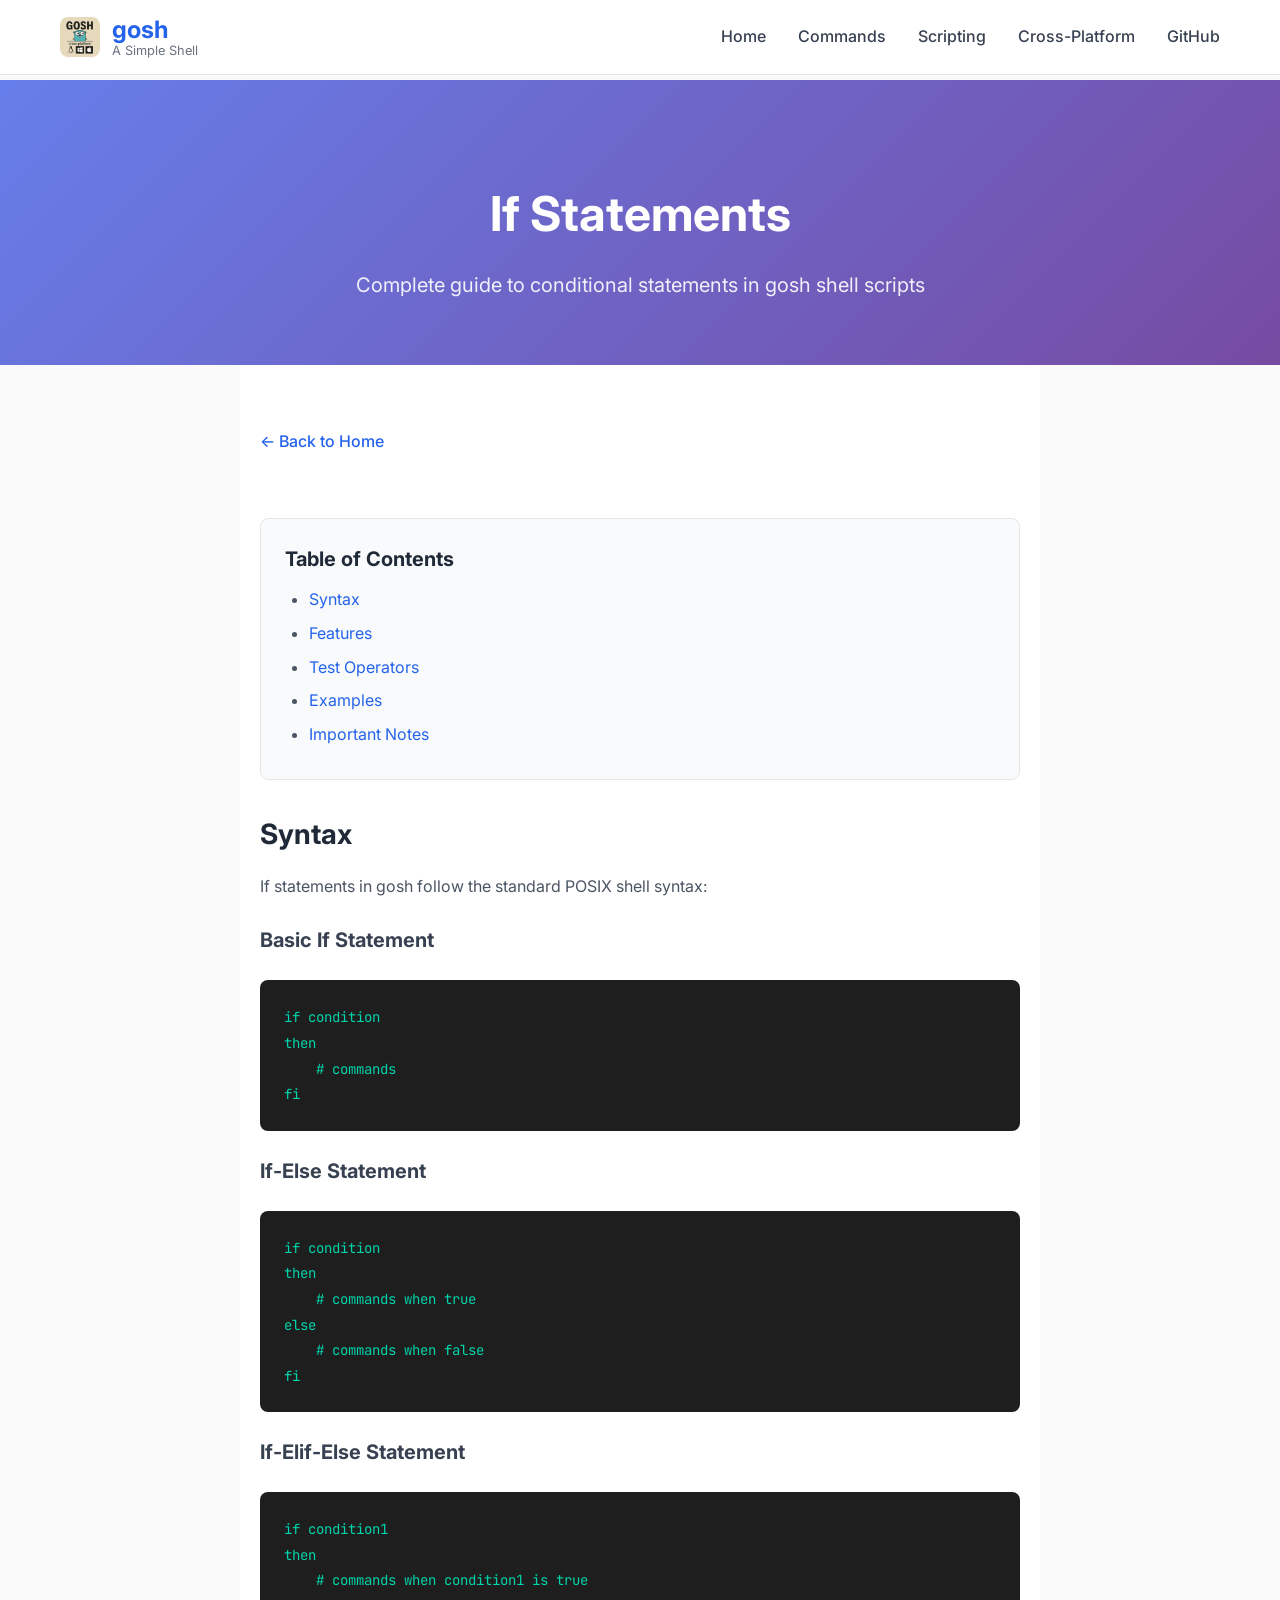
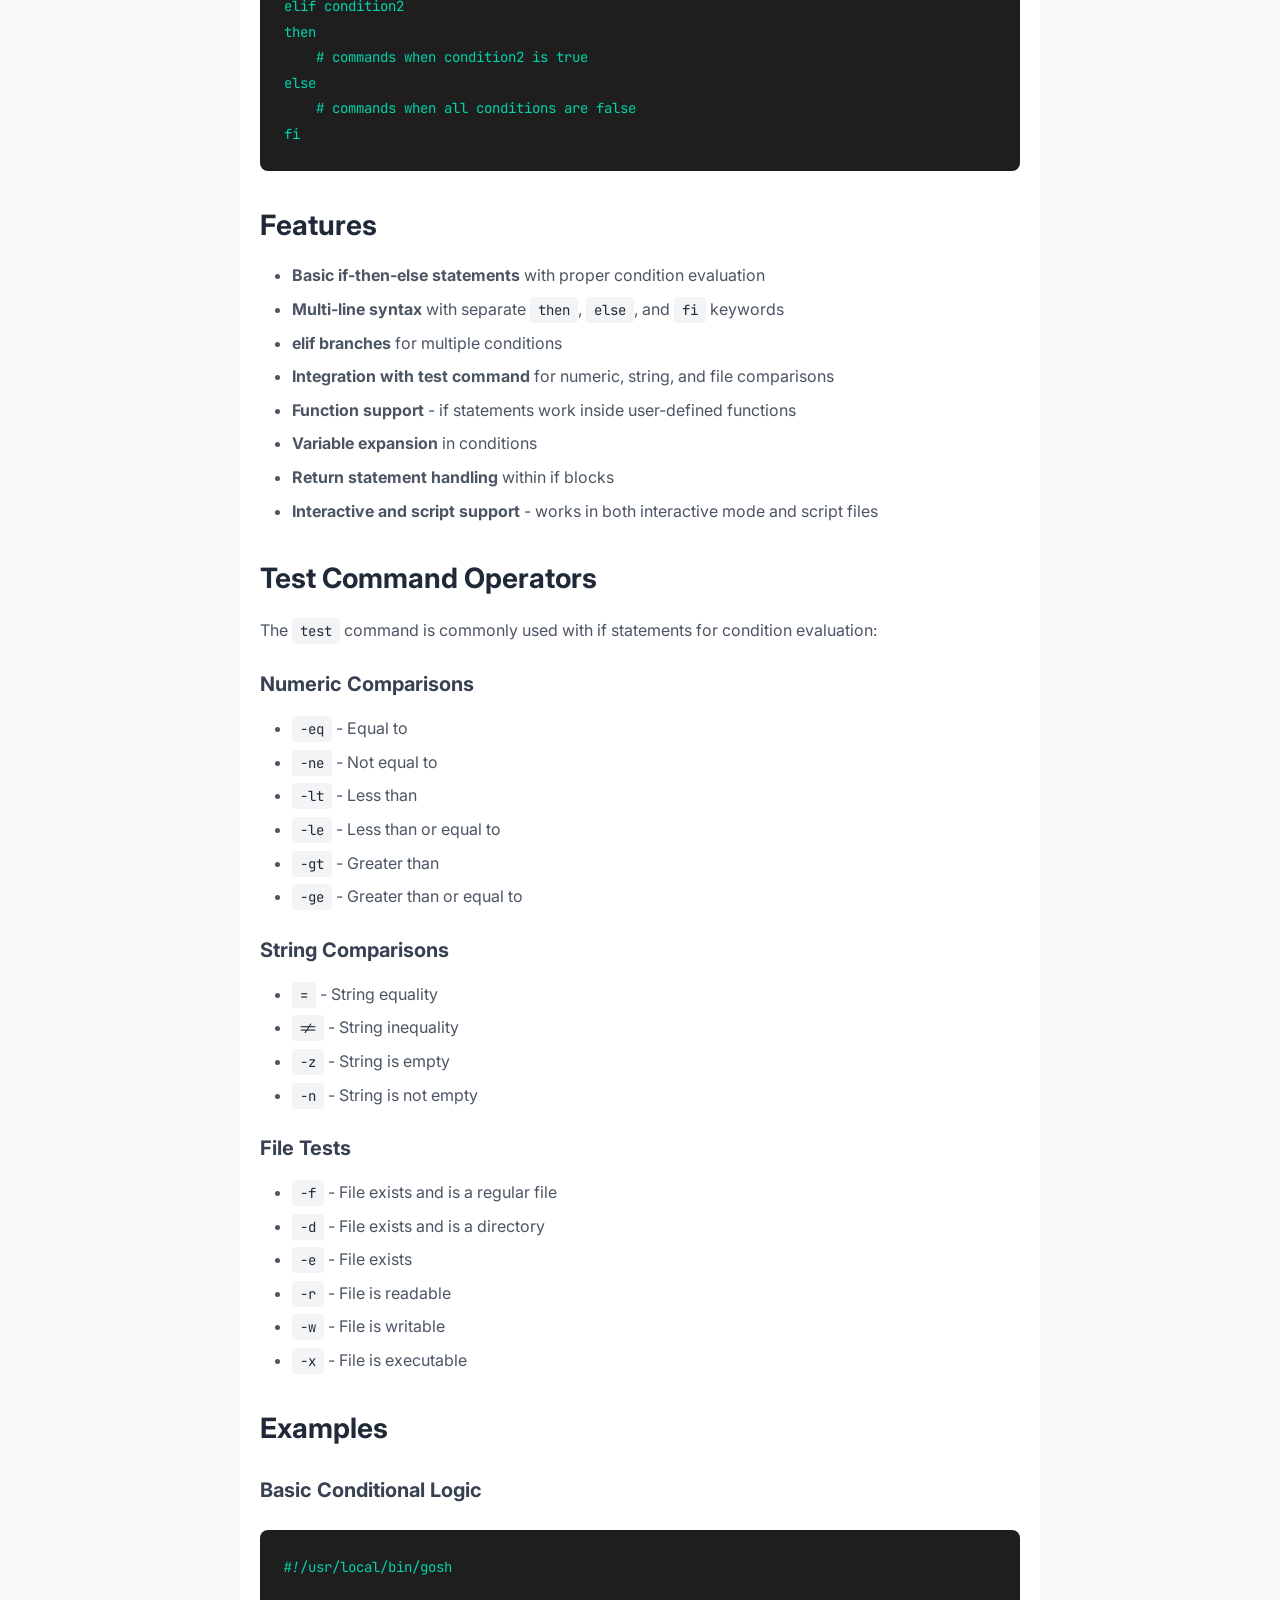
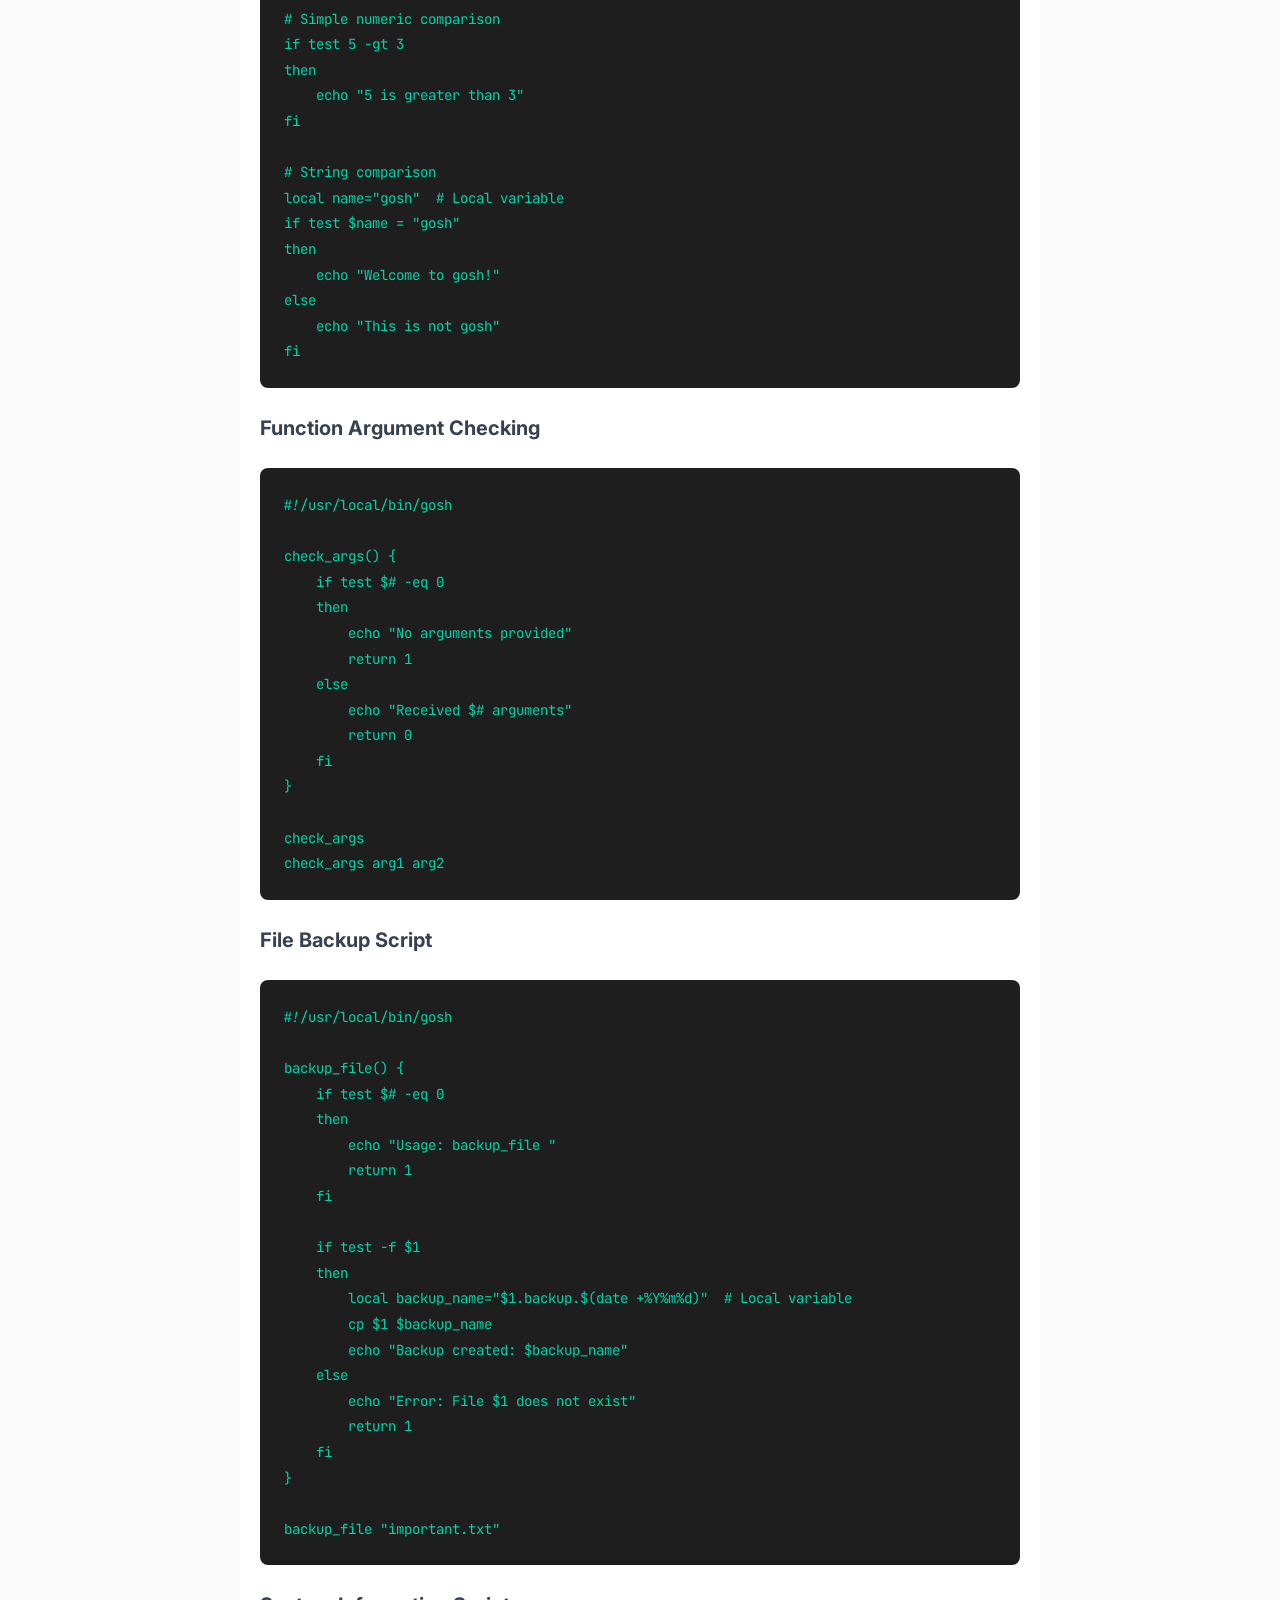
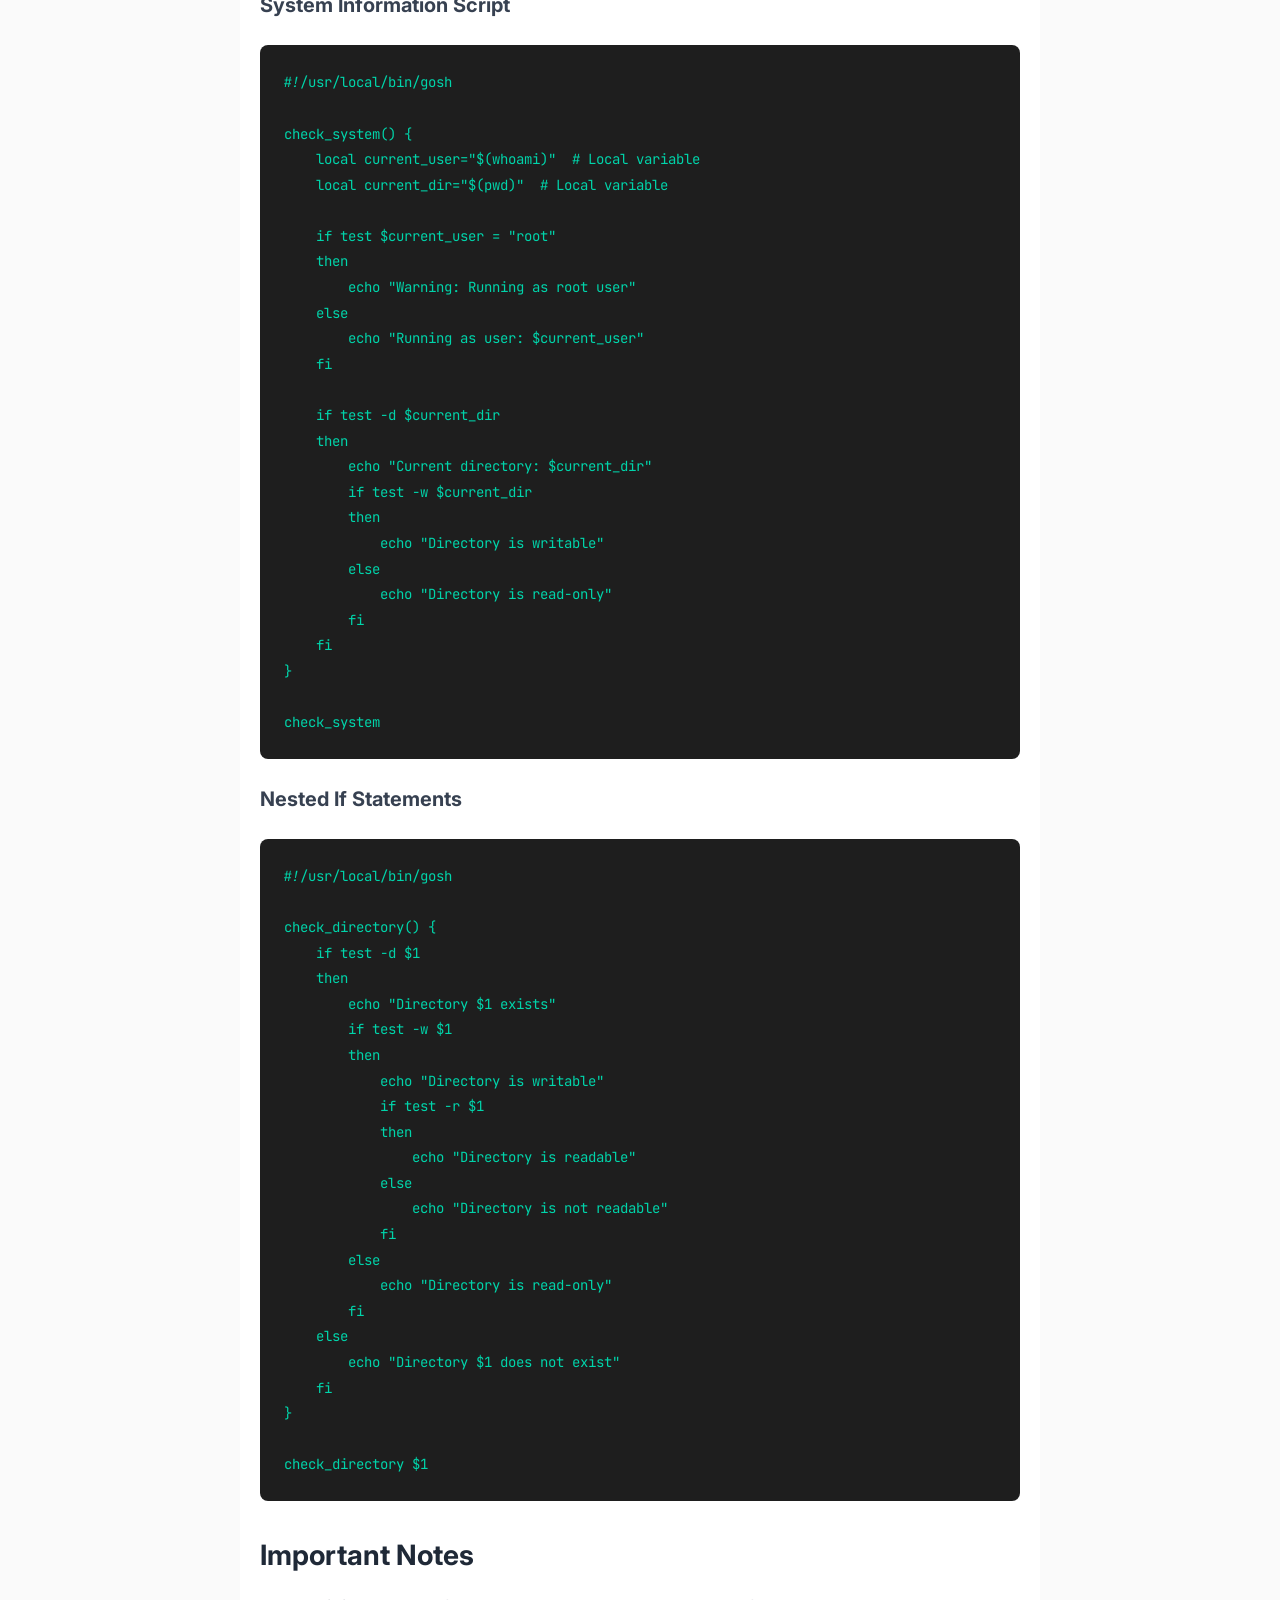
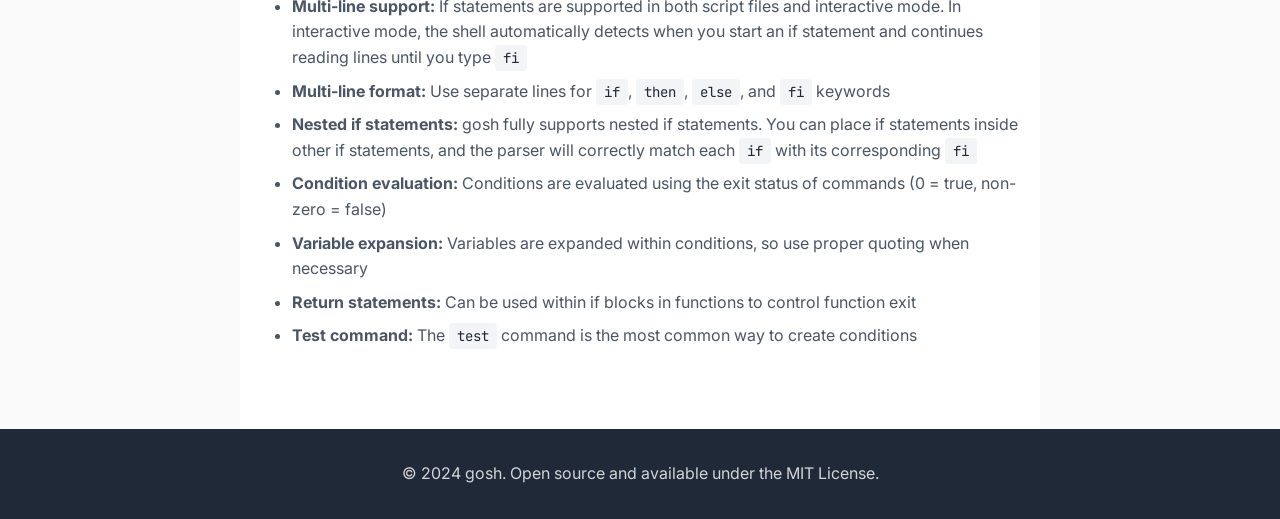
<file: if-statements.html>
<!DOCTYPE html>
<html lang="en">
<head>
    <meta charset="UTF-8">
    <meta name="viewport" content="width=device-width, initial-scale=1.0">
    <title>If Statements - gosh</title>
    <link rel="stylesheet" href="styles.css">
    <link rel="preconnect" href="https://fonts.googleapis.com">
    <link rel="preconnect" href="https://fonts.gstatic.com" crossorigin>
    <link href="https://fonts.googleapis.com/css2?family=Inter:wght@300;400;500;600;700&family=JetBrains+Mono:wght@400;500&display=swap" rel="stylesheet">
</head>
<body>
    <nav class="navbar">
        <div class="nav-container">
            <div class="nav-brand">
                <img src="images/gosh_logo.png" alt="gosh logo" class="nav-logo">
                <div class="nav-text">
                    <h1><a href="index.html" style="color: inherit; text-decoration: none;">gosh</a></h1>
                    <span class="tagline">A Simple Shell</span>
                </div>
            </div>
            <ul class="nav-menu">
                <li><a href="index.html">Home</a></li>
                <li><a href="command-reference.html">Commands</a></li>
                <li><a href="scripting-guide.html">Scripting</a></li>
                <li><a href="cross-platform.html">Cross-Platform</a></li>
                <li><a href="https://github.com/drewwalton19216801/gosh" target="_blank">GitHub</a></li>
            </ul>
        </div>
    </nav>

    <header class="page-header">
        <div class="container">
            <h1>If Statements</h1>
            <p>Complete guide to conditional statements in gosh shell scripts</p>
        </div>
    </header>

    <main class="page-content">
        <a href="index.html" class="back-link">← Back to Home</a>
        
        <div class="toc">
            <h3>Table of Contents</h3>
            <ul>
                <li><a href="#syntax">Syntax</a></li>
                <li><a href="#features">Features</a></li>
                <li><a href="#test-operators">Test Operators</a></li>
                <li><a href="#examples">Examples</a></li>
                <li><a href="#important-notes">Important Notes</a></li>
            </ul>
        </div>

        <section id="syntax">
            <h2>Syntax</h2>
            <p>If statements in gosh follow the standard POSIX shell syntax:</p>
            
            <h3>Basic If Statement</h3>
            <pre><code>if condition
then
    # commands
fi</code></pre>

            <h3>If-Else Statement</h3>
            <pre><code>if condition
then
    # commands when true
else
    # commands when false
fi</code></pre>

            <h3>If-Elif-Else Statement</h3>
            <pre><code>if condition1
then
    # commands when condition1 is true
elif condition2
then
    # commands when condition2 is true
else
    # commands when all conditions are false
fi</code></pre>
        </section>

        <section id="features">
            <h2>Features</h2>
            <ul>
                <li><strong>Basic if-then-else statements</strong> with proper condition evaluation</li>
                <li><strong>Multi-line syntax</strong> with separate <code>then</code>, <code>else</code>, and <code>fi</code> keywords</li>
                <li><strong>elif branches</strong> for multiple conditions</li>
                <li><strong>Integration with test command</strong> for numeric, string, and file comparisons</li>
                <li><strong>Function support</strong> - if statements work inside user-defined functions</li>
                <li><strong>Variable expansion</strong> in conditions</li>
                <li><strong>Return statement handling</strong> within if blocks</li>
                <li><strong>Interactive and script support</strong> - works in both interactive mode and script files</li>
            </ul>
        </section>

        <section id="test-operators">
            <h2>Test Command Operators</h2>
            <p>The <code>test</code> command is commonly used with if statements for condition evaluation:</p>
            
            <h3>Numeric Comparisons</h3>
            <ul>
                <li><code>-eq</code> - Equal to</li>
                <li><code>-ne</code> - Not equal to</li>
                <li><code>-lt</code> - Less than</li>
                <li><code>-le</code> - Less than or equal to</li>
                <li><code>-gt</code> - Greater than</li>
                <li><code>-ge</code> - Greater than or equal to</li>
            </ul>

            <h3>String Comparisons</h3>
            <ul>
                <li><code>=</code> - String equality</li>
                <li><code>!=</code> - String inequality</li>
                <li><code>-z</code> - String is empty</li>
                <li><code>-n</code> - String is not empty</li>
            </ul>

            <h3>File Tests</h3>
            <ul>
                <li><code>-f</code> - File exists and is a regular file</li>
                <li><code>-d</code> - File exists and is a directory</li>
                <li><code>-e</code> - File exists</li>
                <li><code>-r</code> - File is readable</li>
                <li><code>-w</code> - File is writable</li>
                <li><code>-x</code> - File is executable</li>
            </ul>
        </section>

        <section id="examples">
            <h2>Examples</h2>
            
            <h3>Basic Conditional Logic</h3>
            <pre><code>#!/usr/local/bin/gosh

# Simple numeric comparison
if test 5 -gt 3
then
    echo "5 is greater than 3"
fi

# String comparison
local name="gosh"  # Local variable
if test $name = "gosh"
then
    echo "Welcome to gosh!"
else
    echo "This is not gosh"
fi</code></pre>

            <h3>Function Argument Checking</h3>
            <pre><code>#!/usr/local/bin/gosh

check_args() {
    if test $# -eq 0
    then
        echo "No arguments provided"
        return 1
    else
        echo "Received $# arguments"
        return 0
    fi
}

check_args
check_args arg1 arg2</code></pre>

            <h3>File Backup Script</h3>
            <pre><code>#!/usr/local/bin/gosh

backup_file() {
    if test $# -eq 0
    then
        echo "Usage: backup_file <filename>"
        return 1
    fi
    
    if test -f $1
    then
        local backup_name="$1.backup.$(date +%Y%m%d)"  # Local variable
        cp $1 $backup_name
        echo "Backup created: $backup_name"
    else
        echo "Error: File $1 does not exist"
        return 1
    fi
}

backup_file "important.txt"</code></pre>

            <h3>System Information Script</h3>
            <pre><code>#!/usr/local/bin/gosh

check_system() {
    local current_user="$(whoami)"  # Local variable
    local current_dir="$(pwd)"  # Local variable
    
    if test $current_user = "root"
    then
        echo "Warning: Running as root user"
    else
        echo "Running as user: $current_user"
    fi
    
    if test -d $current_dir
    then
        echo "Current directory: $current_dir"
        if test -w $current_dir
        then
            echo "Directory is writable"
        else
            echo "Directory is read-only"
        fi
    fi
}

check_system</code></pre>

            <h3>Nested If Statements</h3>
            <pre><code>#!/usr/local/bin/gosh

check_directory() {
    if test -d $1
    then
        echo "Directory $1 exists"
        if test -w $1
        then
            echo "Directory is writable"
            if test -r $1
            then
                echo "Directory is readable"
            else
                echo "Directory is not readable"
            fi
        else
            echo "Directory is read-only"
        fi
    else
        echo "Directory $1 does not exist"
    fi
}

check_directory $1</code></pre>
        </section>

        <section id="important-notes">
            <h2>Important Notes</h2>
            <ul>
                <li><strong>Multi-line support:</strong> If statements are supported in both script files and interactive mode. In interactive mode, the shell automatically detects when you start an if statement and continues reading lines until you type <code>fi</code></li>
                <li><strong>Multi-line format:</strong> Use separate lines for <code>if</code>, <code>then</code>, <code>else</code>, and <code>fi</code> keywords</li>
                <li><strong>Nested if statements:</strong> gosh fully supports nested if statements. You can place if statements inside other if statements, and the parser will correctly match each <code>if</code> with its corresponding <code>fi</code></li>
                <li><strong>Condition evaluation:</strong> Conditions are evaluated using the exit status of commands (0 = true, non-zero = false)</li>
                <li><strong>Variable expansion:</strong> Variables are expanded within conditions, so use proper quoting when necessary</li>
                <li><strong>Return statements:</strong> Can be used within if blocks in functions to control function exit</li>
                <li><strong>Test command:</strong> The <code>test</code> command is the most common way to create conditions</li>
            </ul>
        </section>
    </main>

    <footer class="footer">
        <div class="container">
            <p>&copy; 2024 gosh. Open source and available under the MIT License.</p>
        </div>
    </footer>

    <script src="script.js"></script>
</body>
</html>
</file>
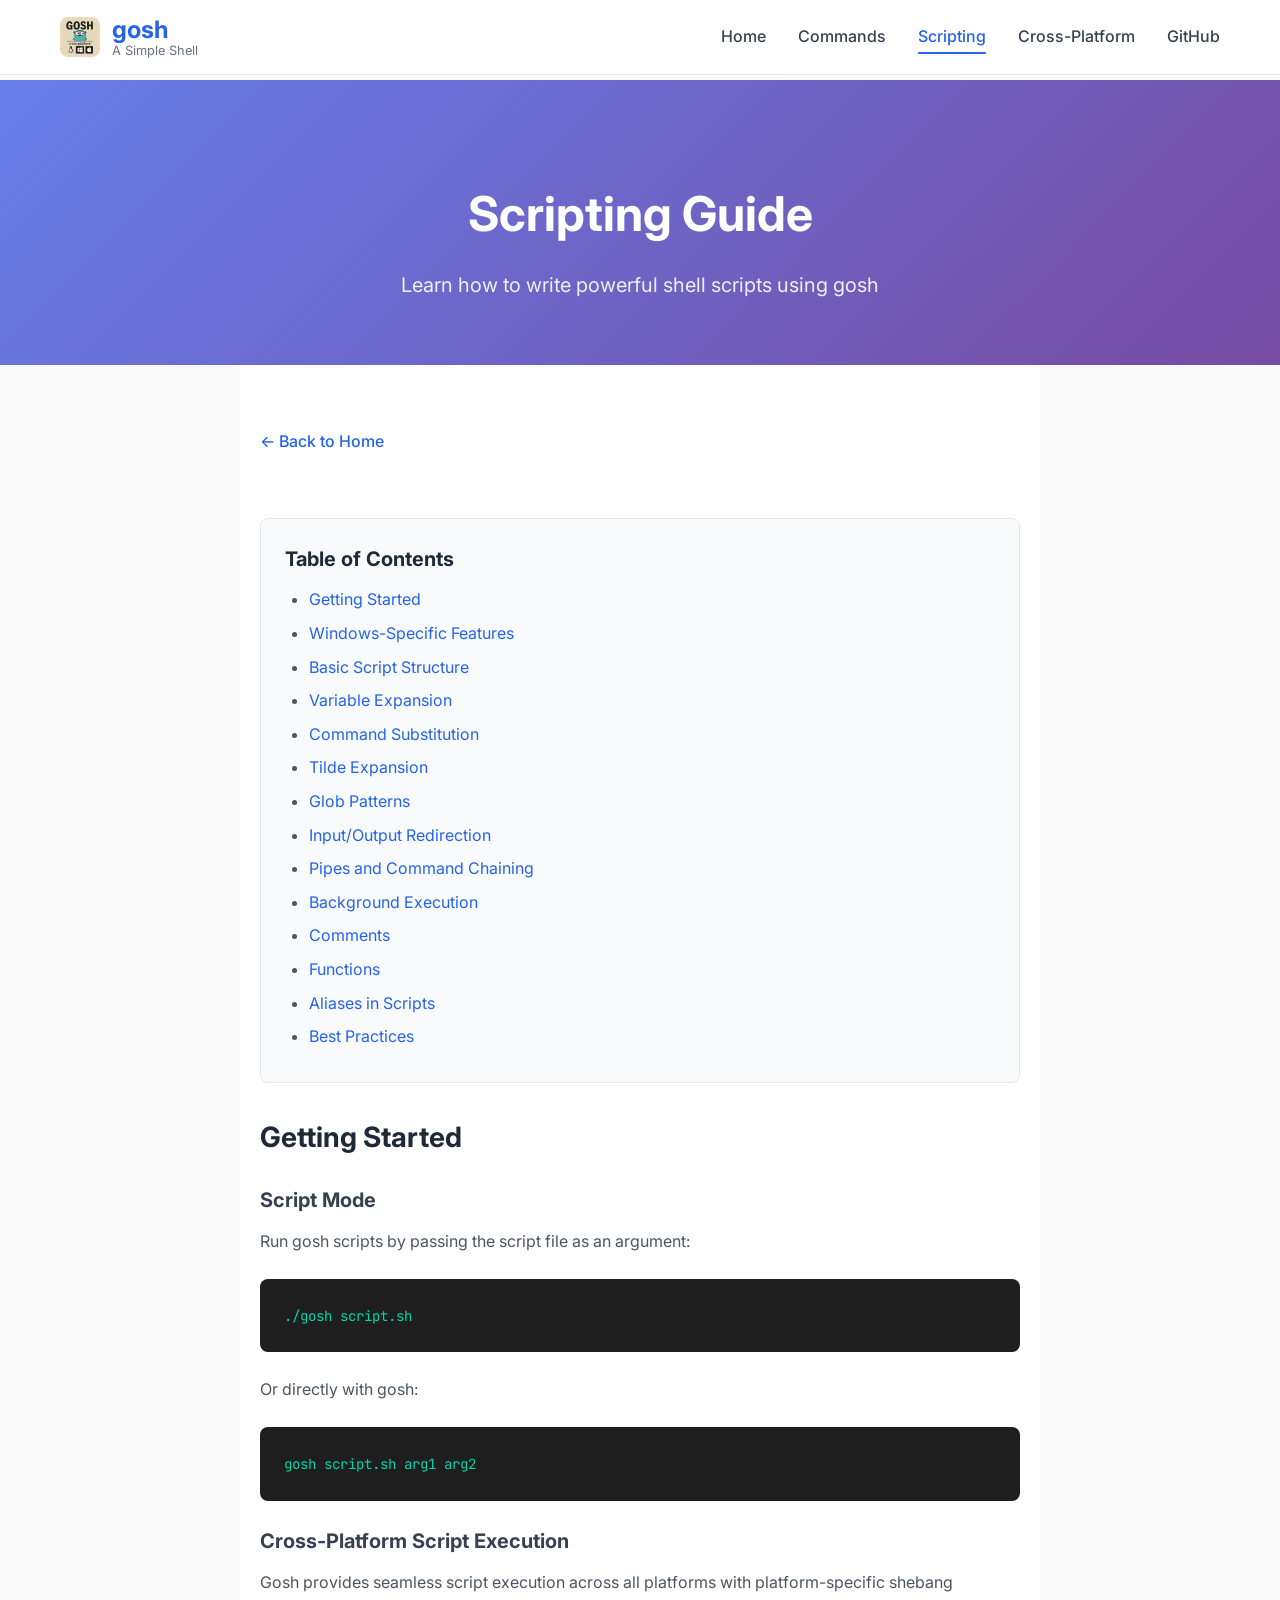
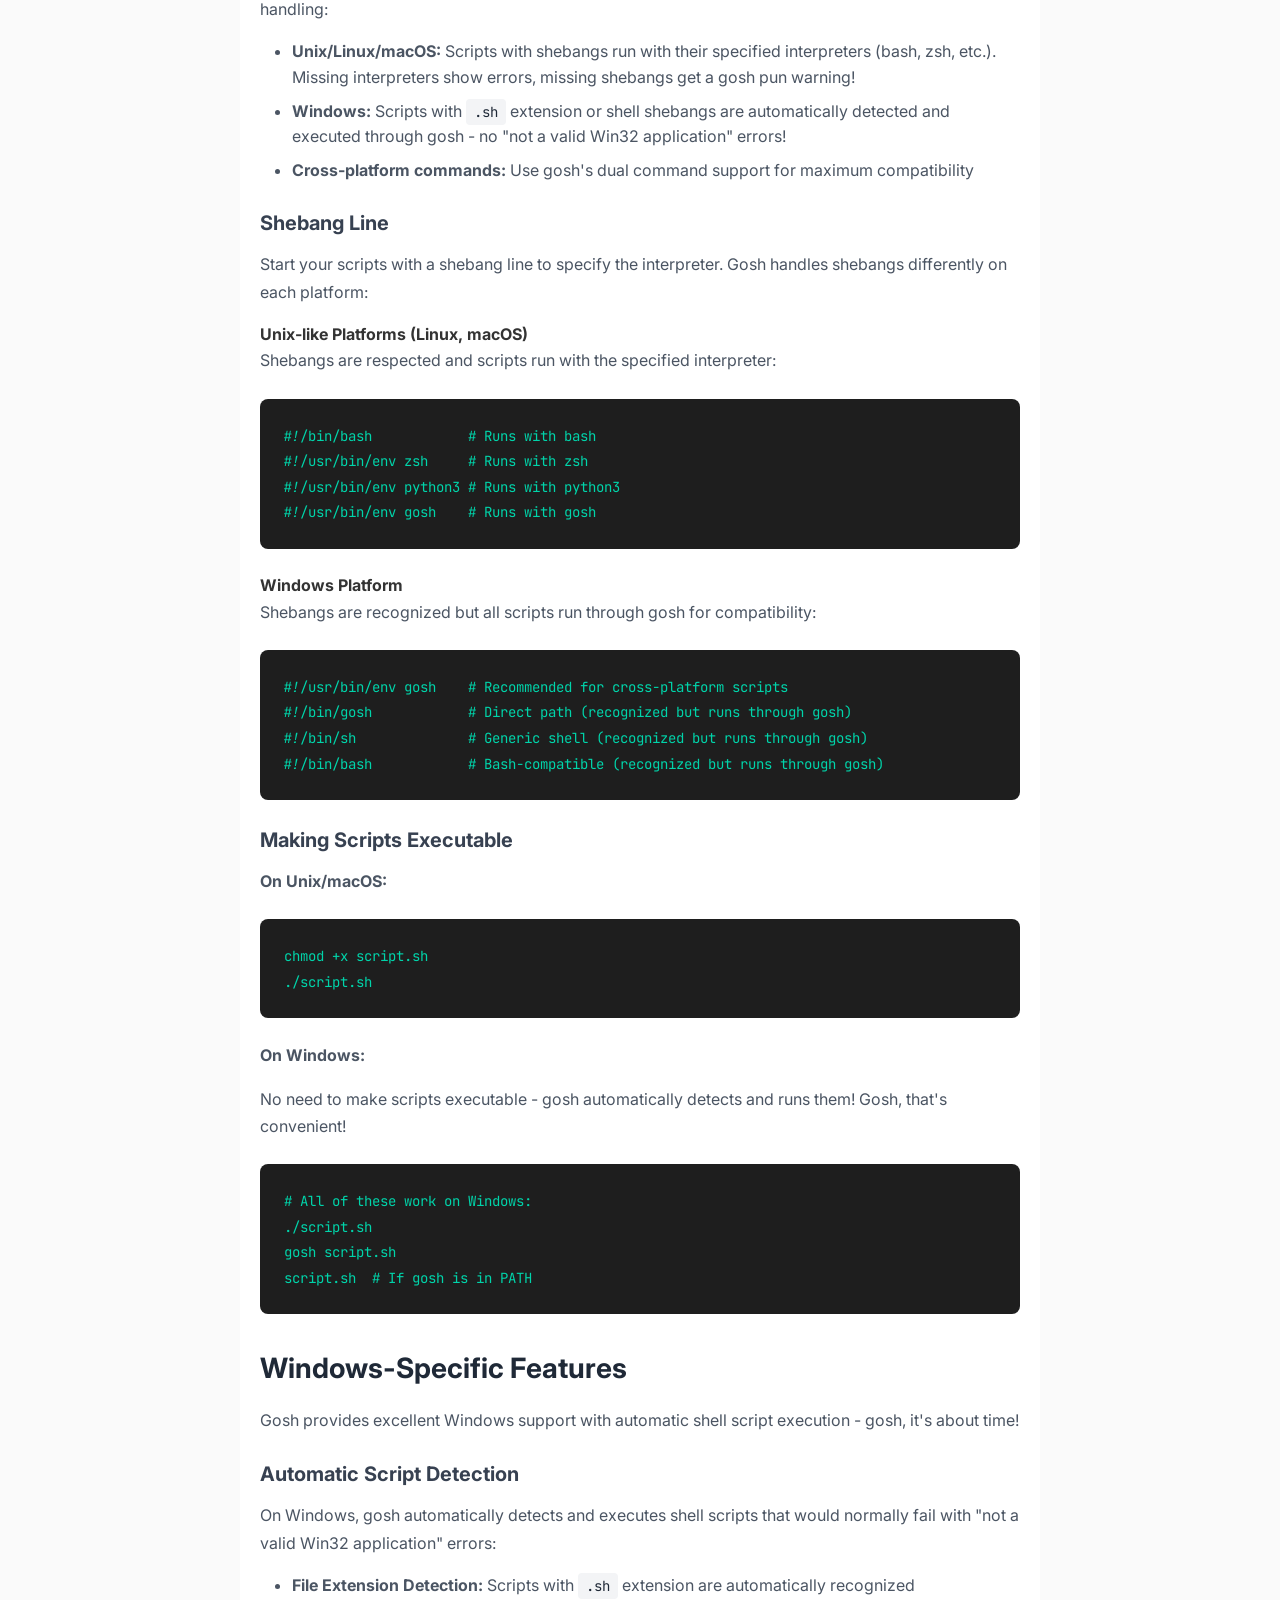
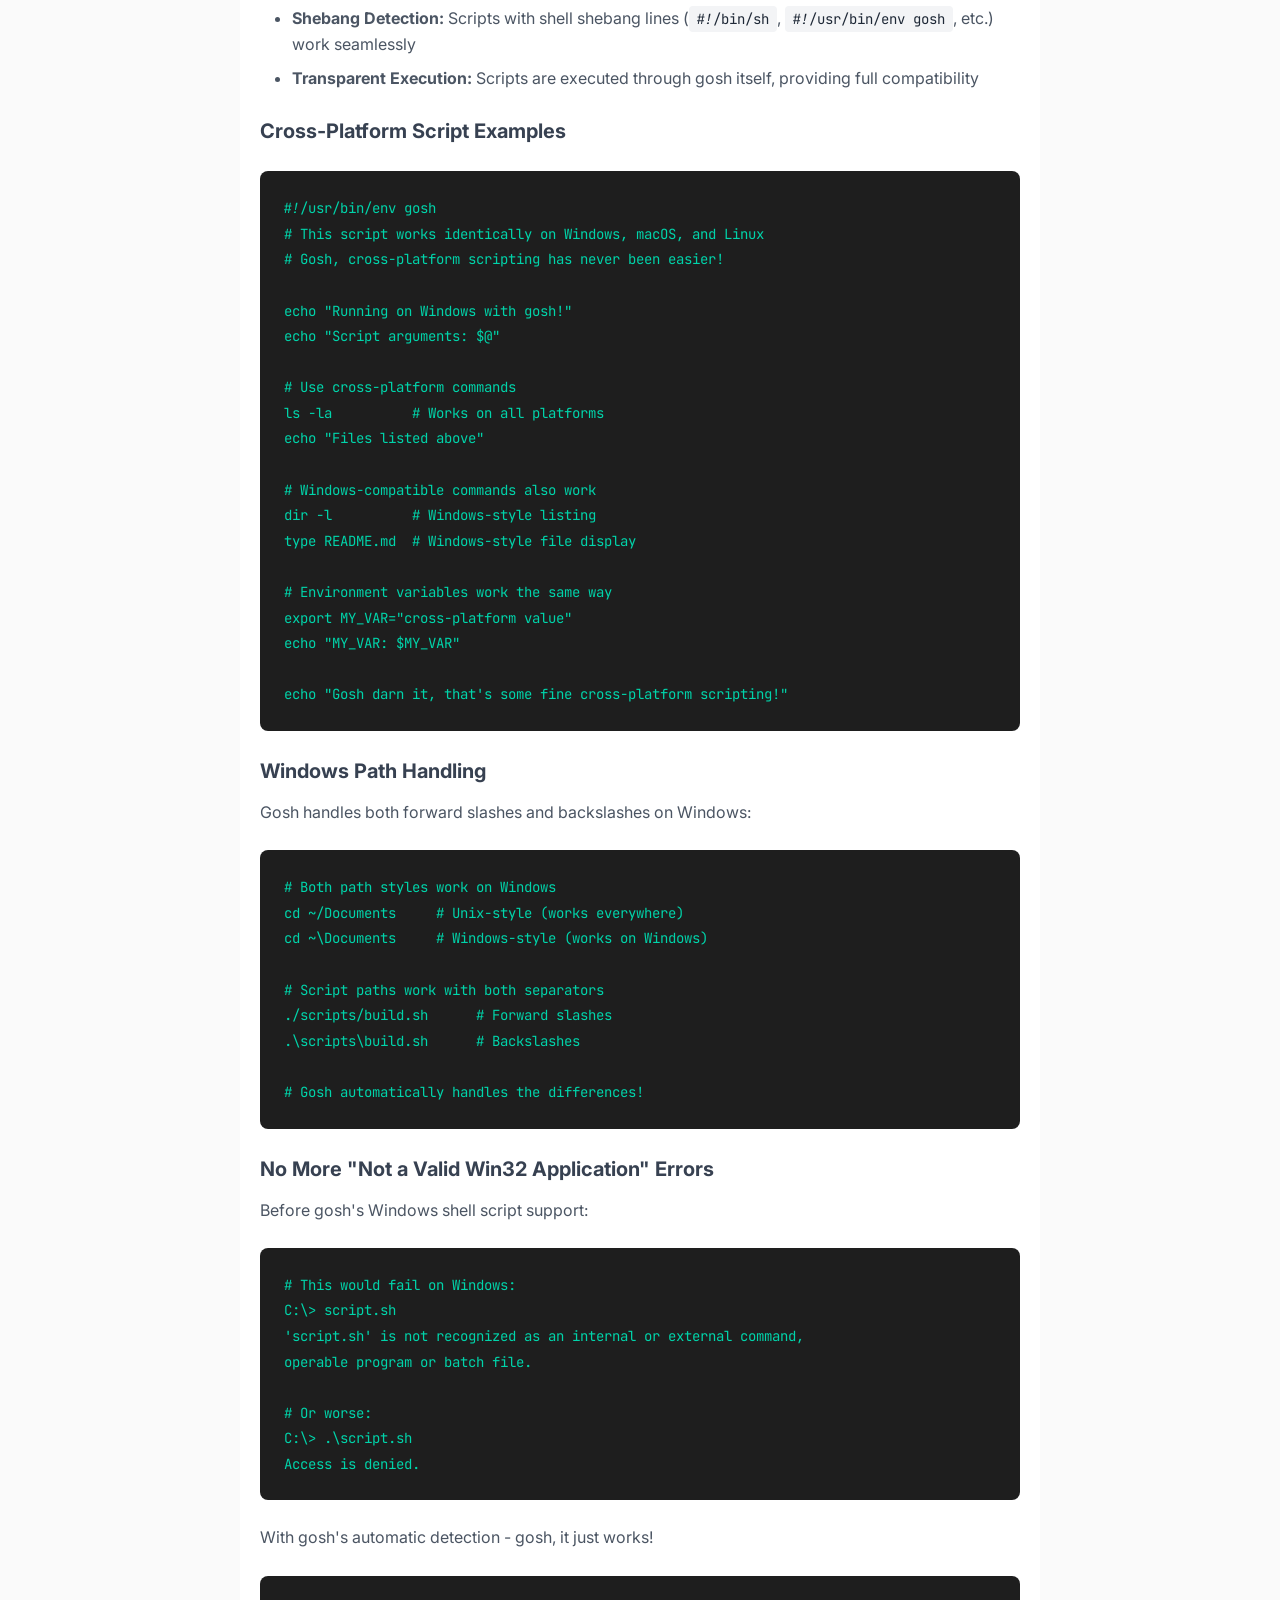
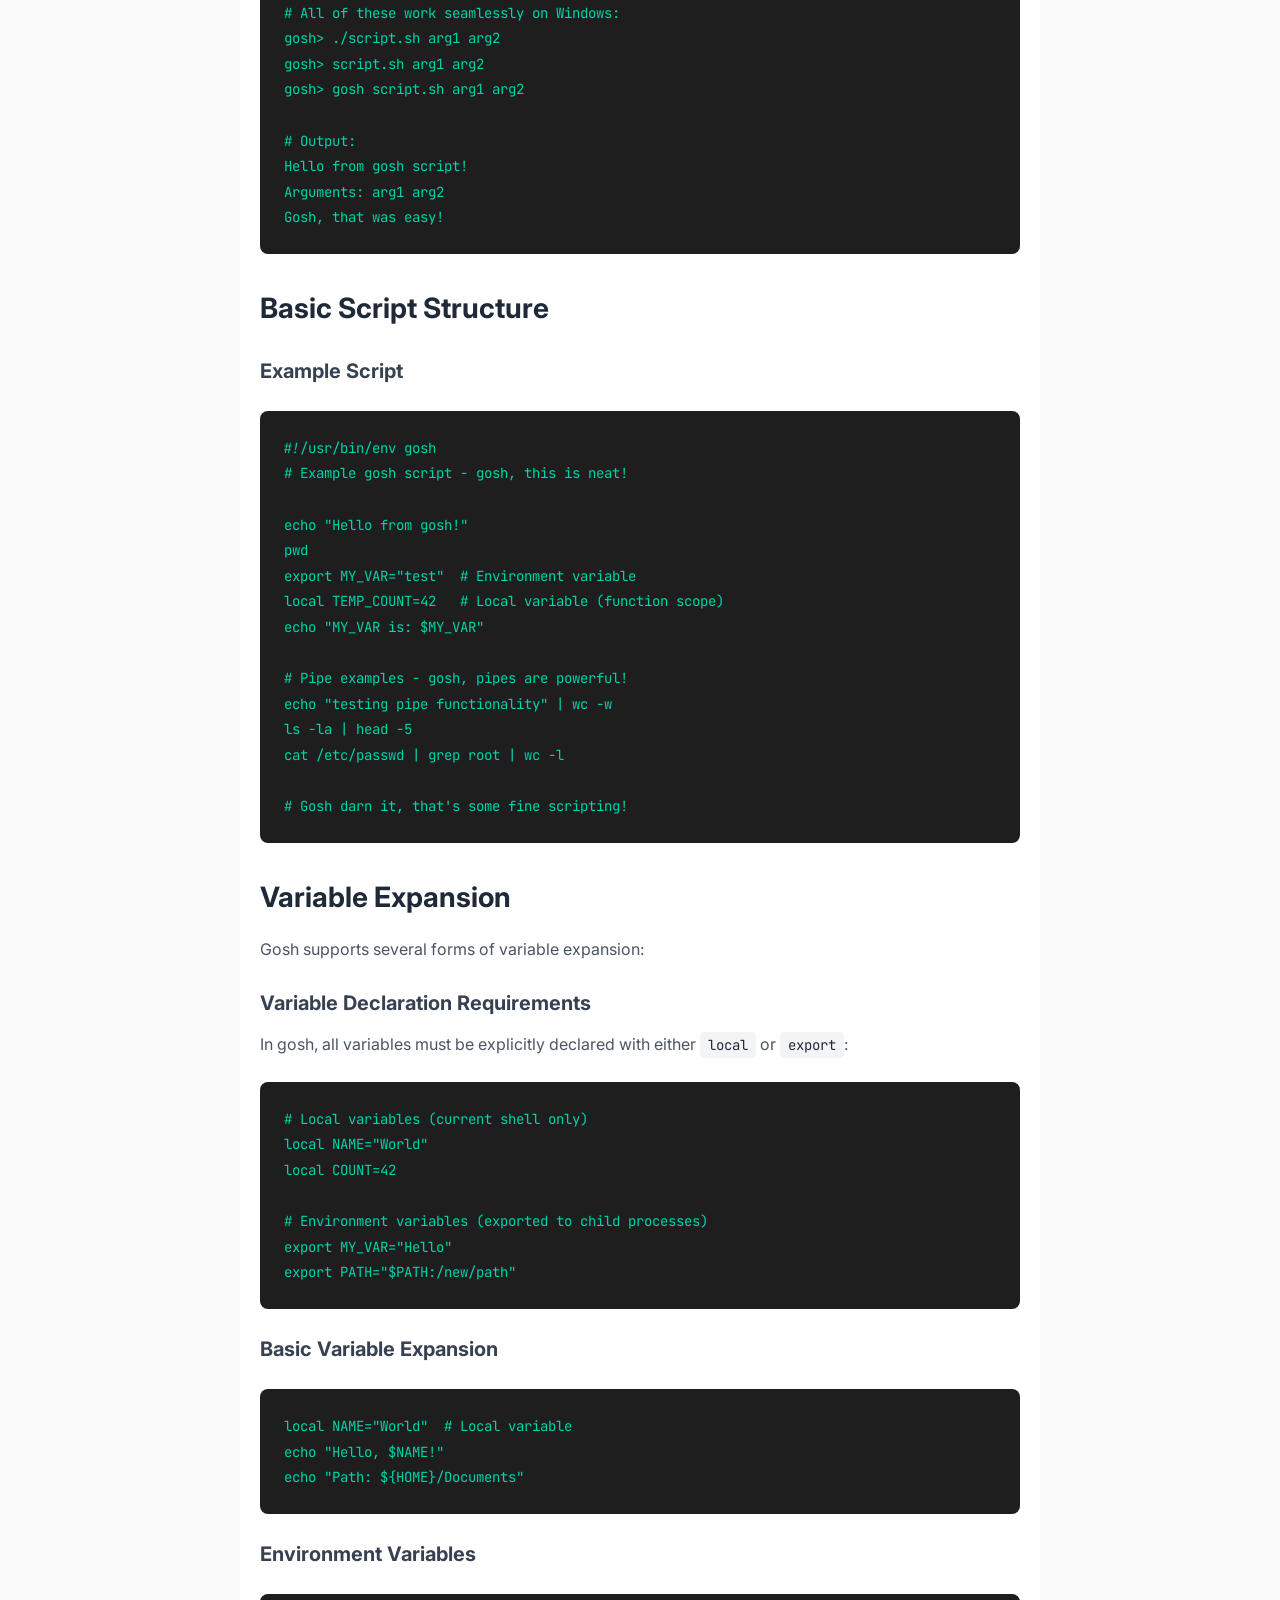
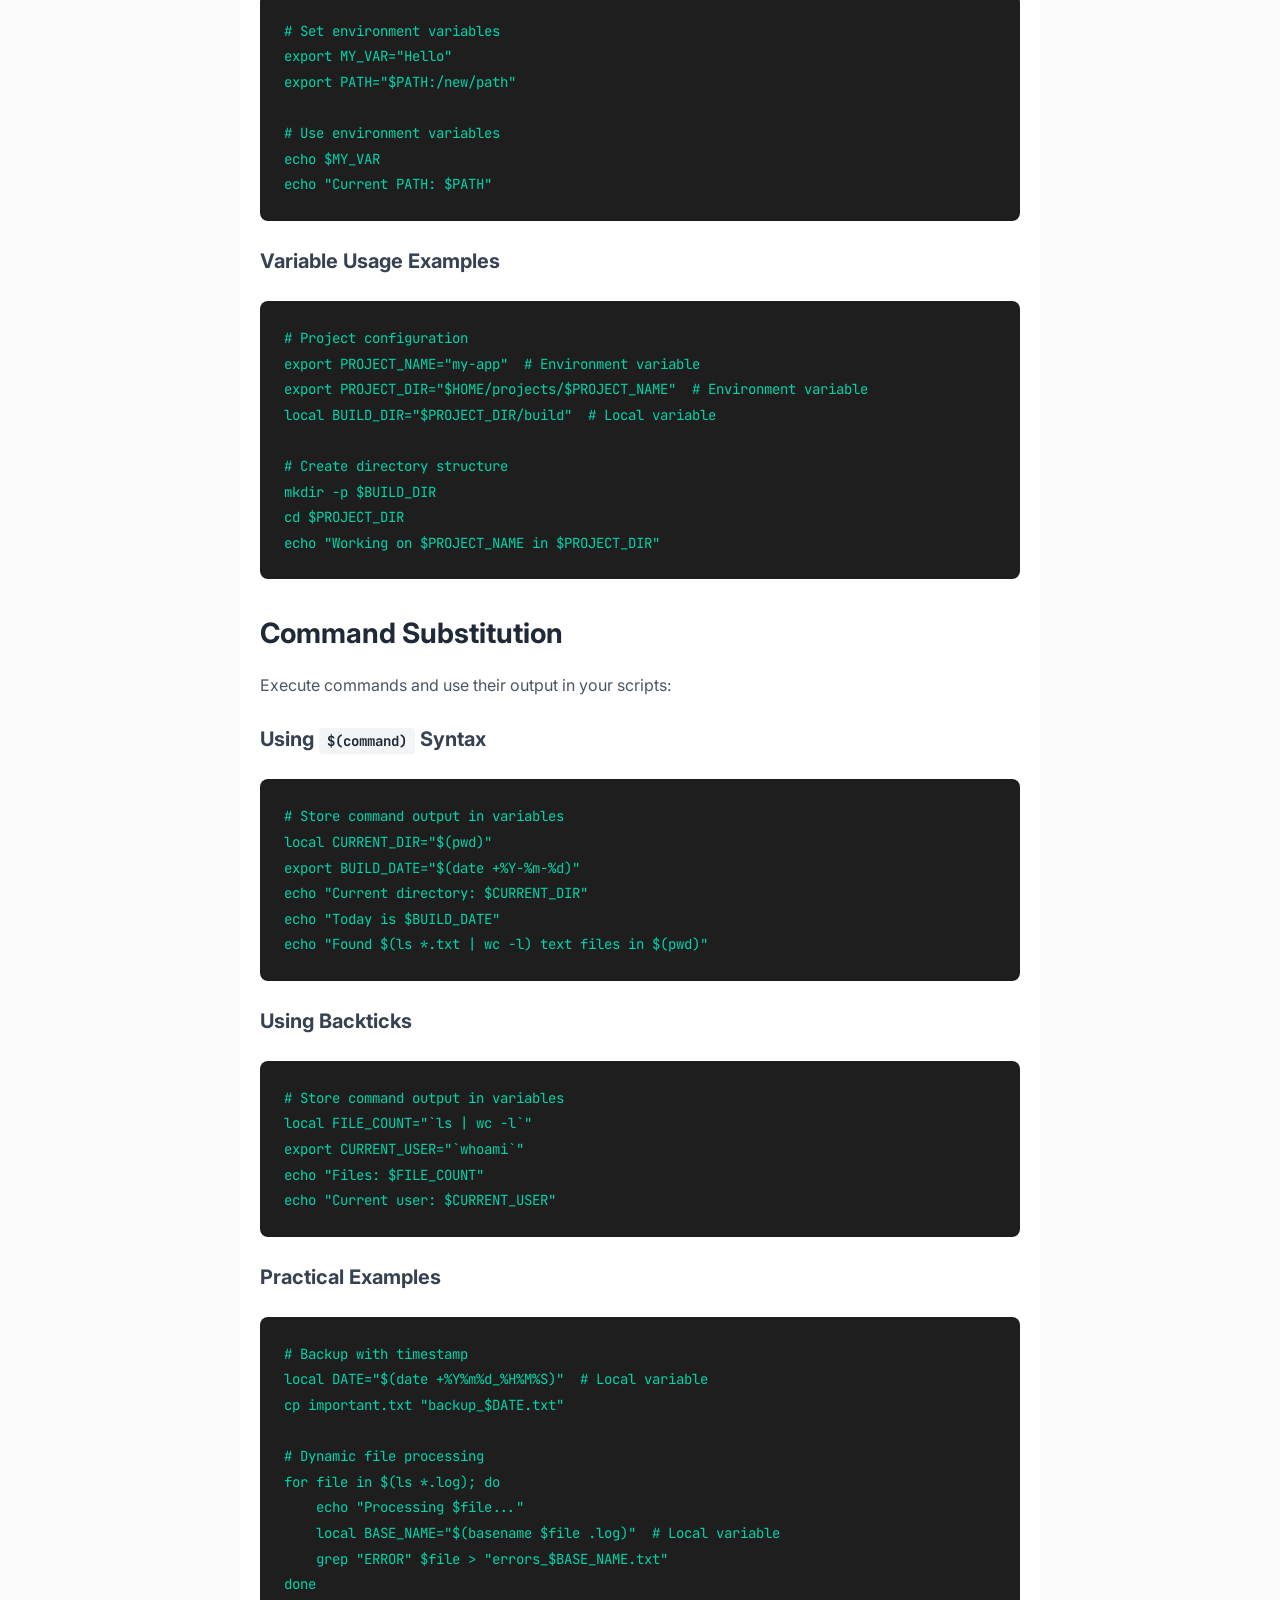
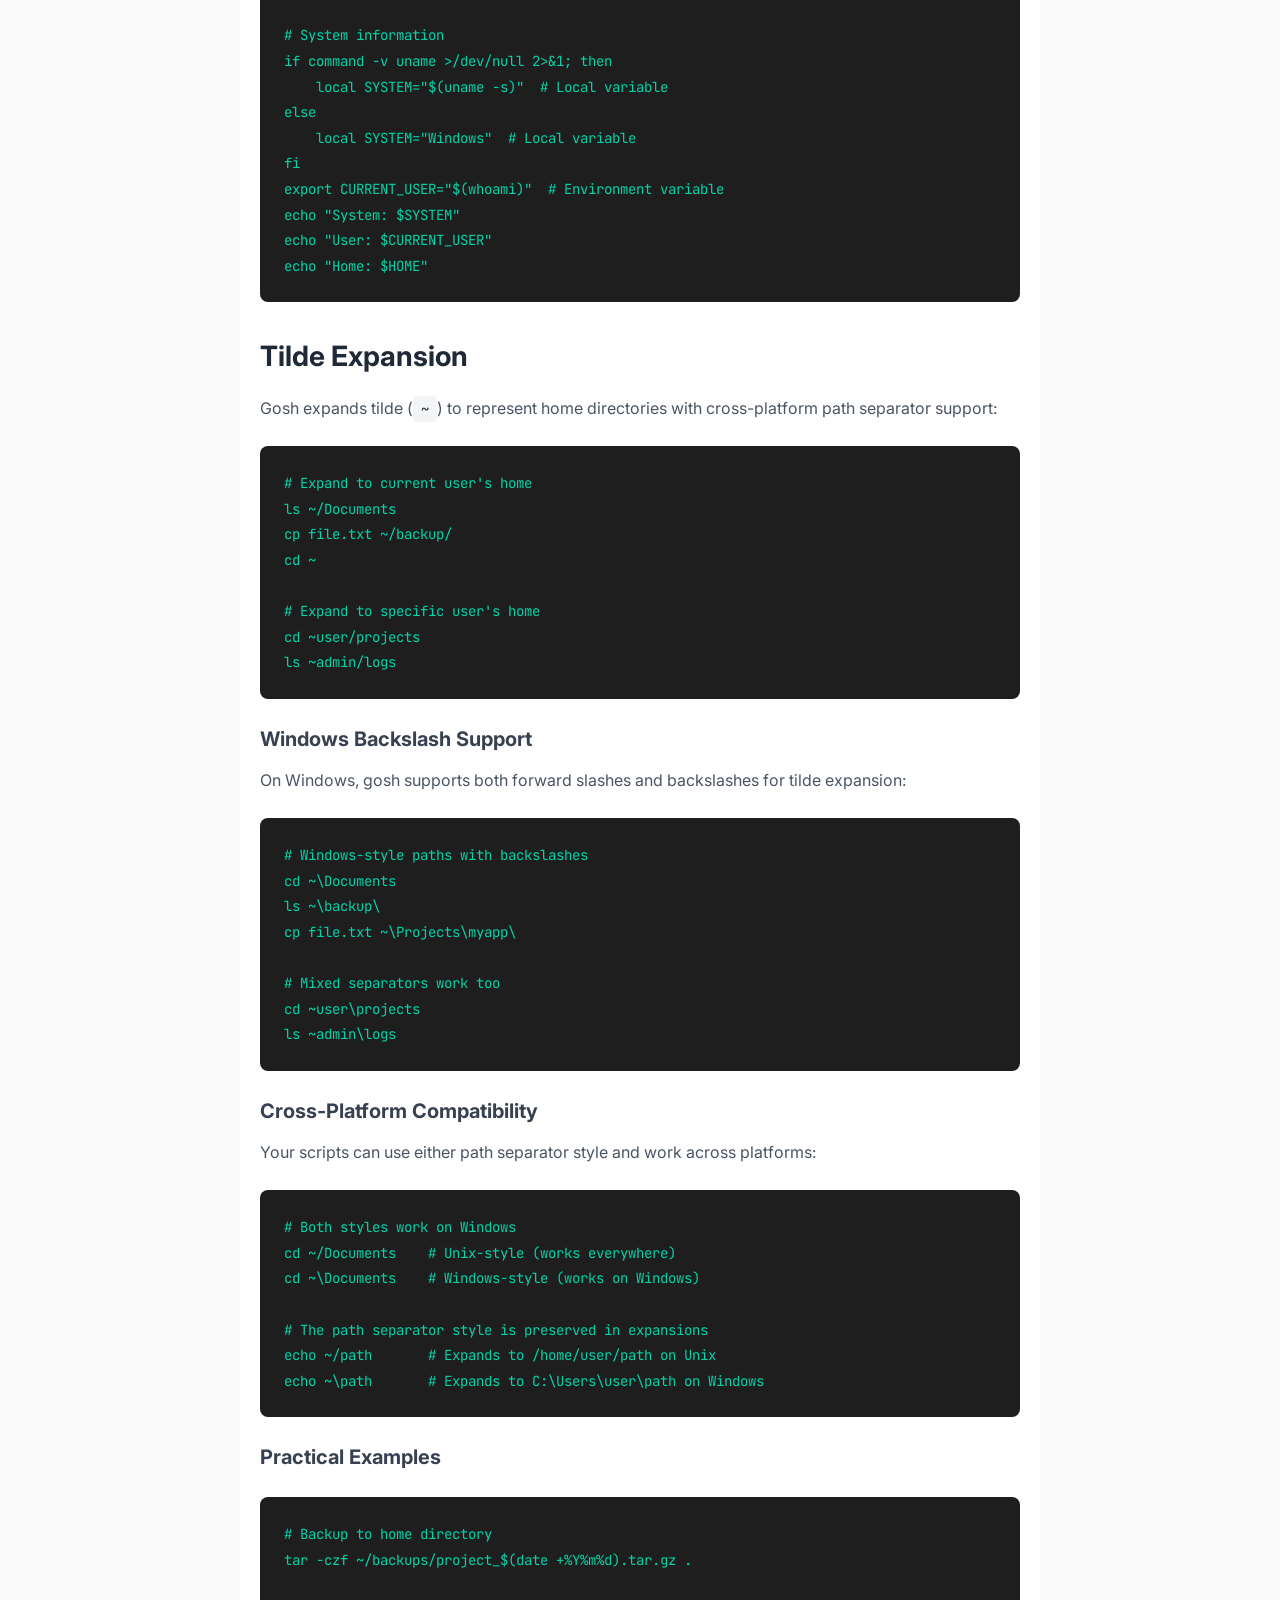
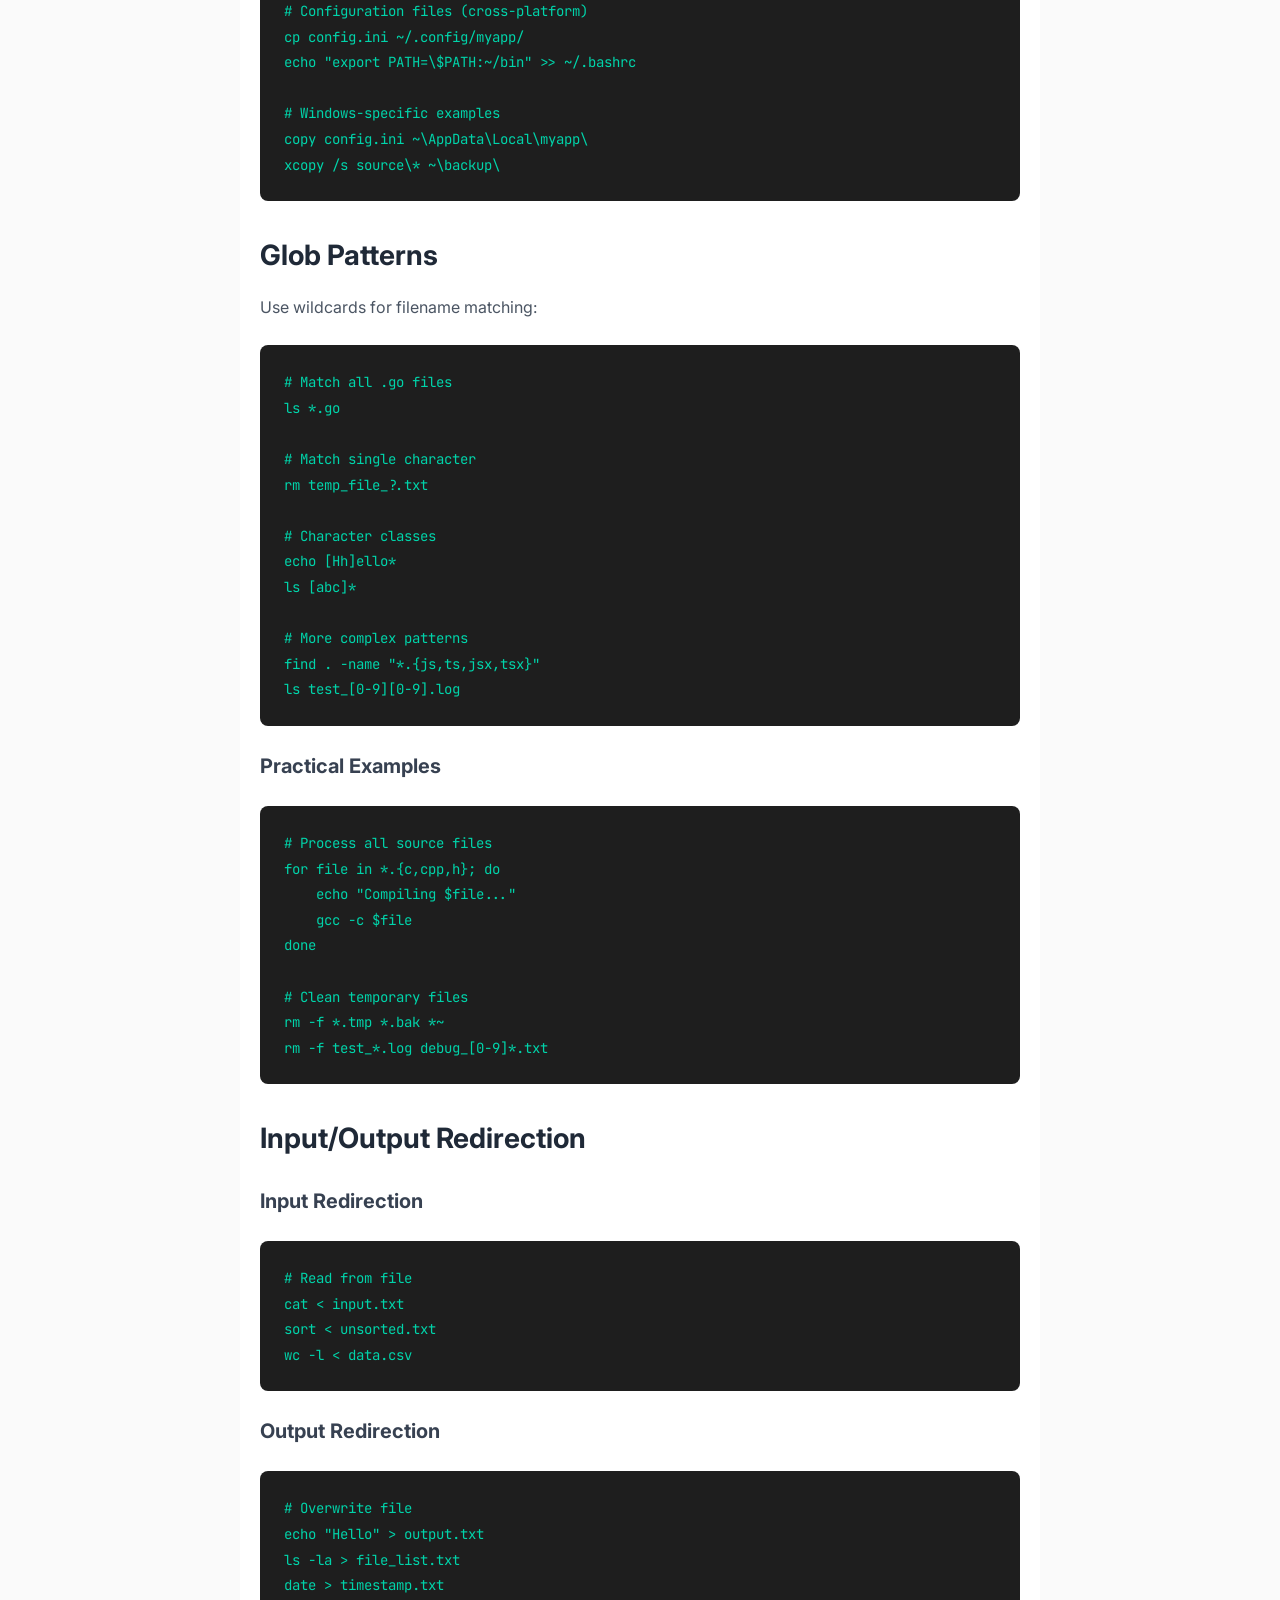
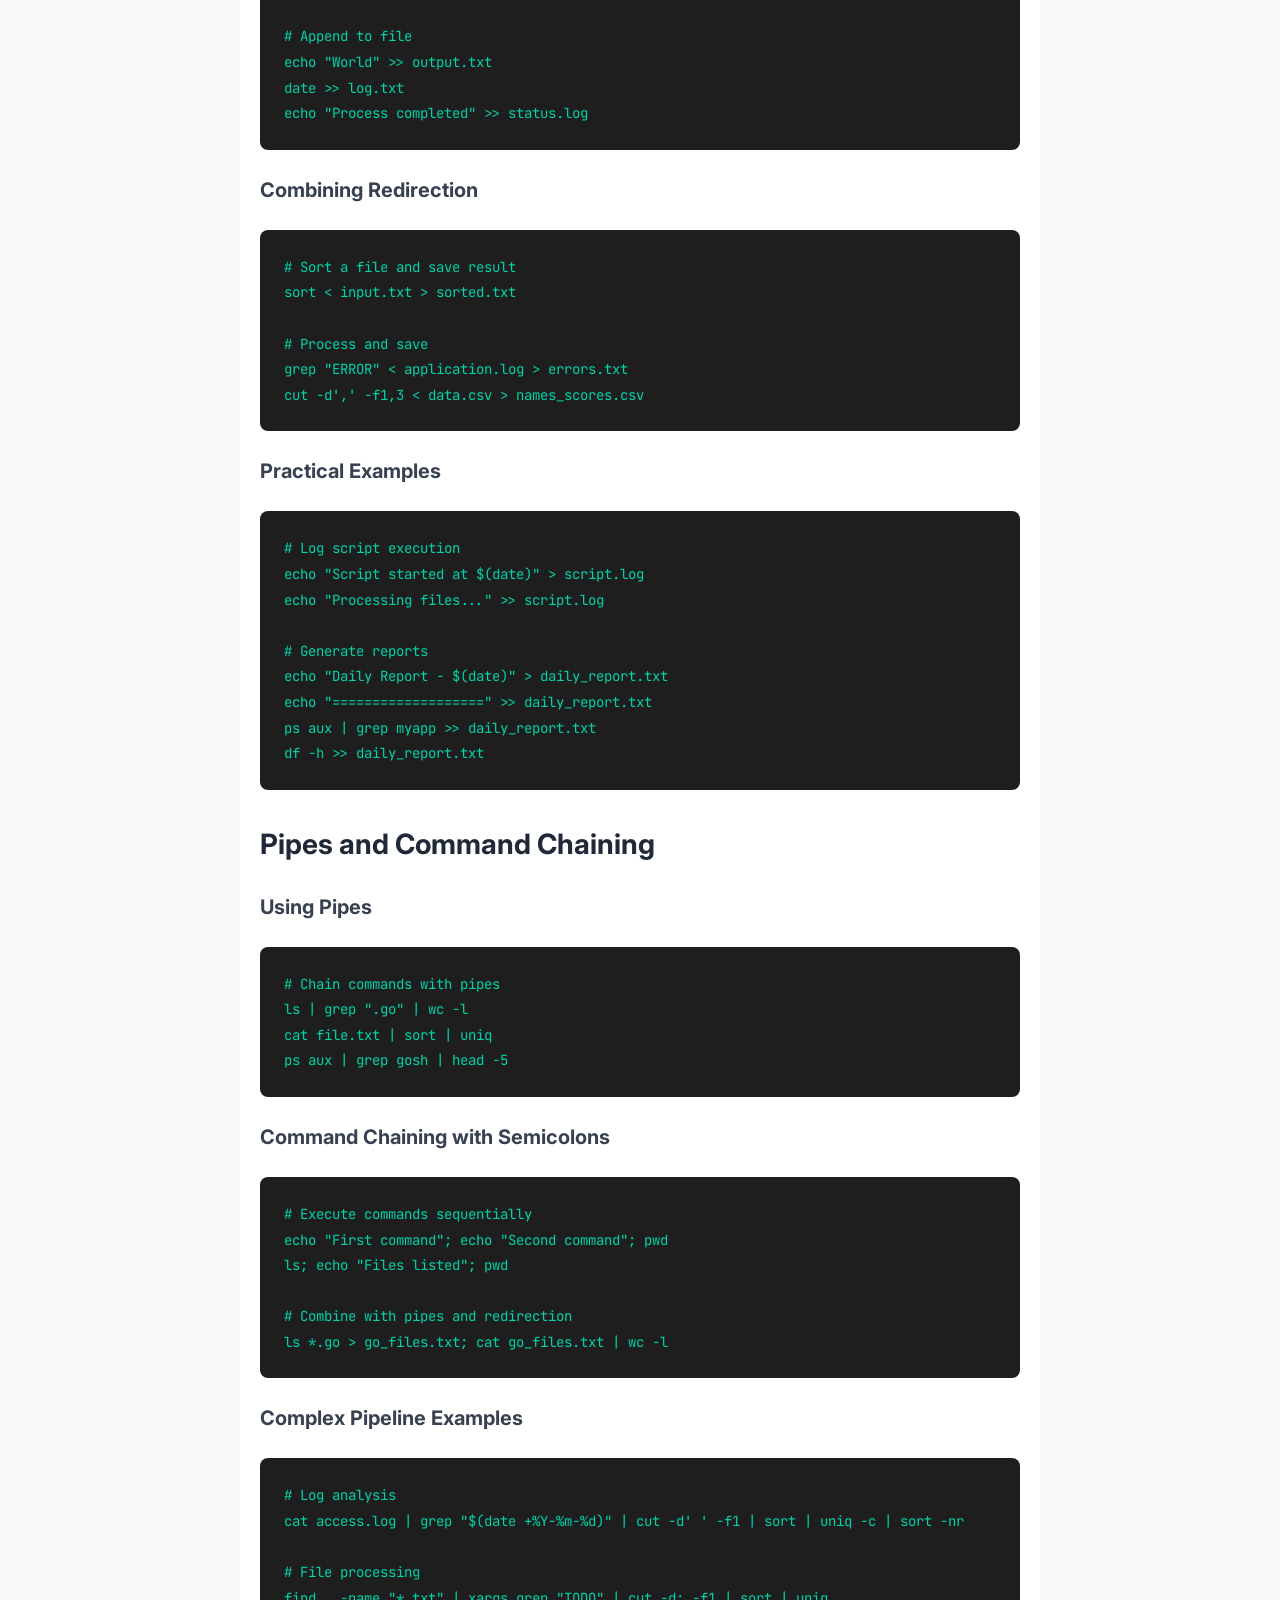
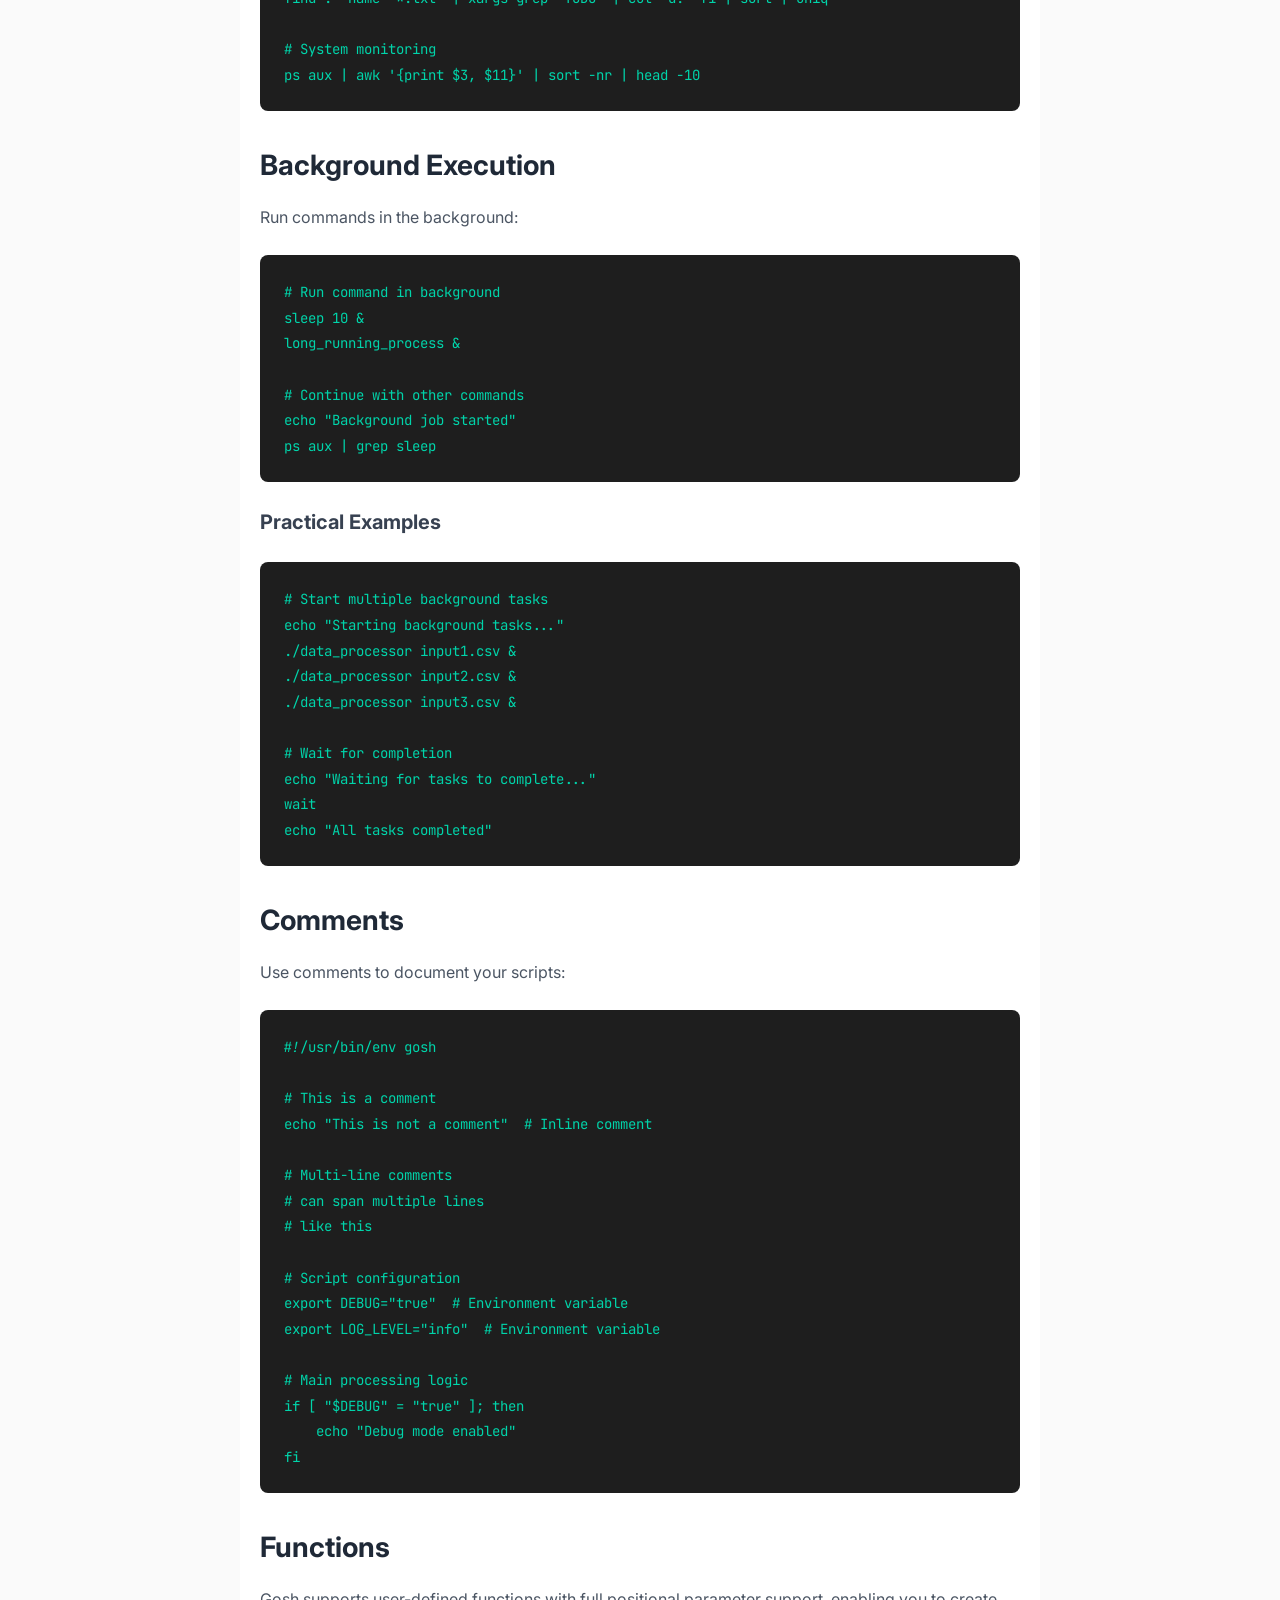
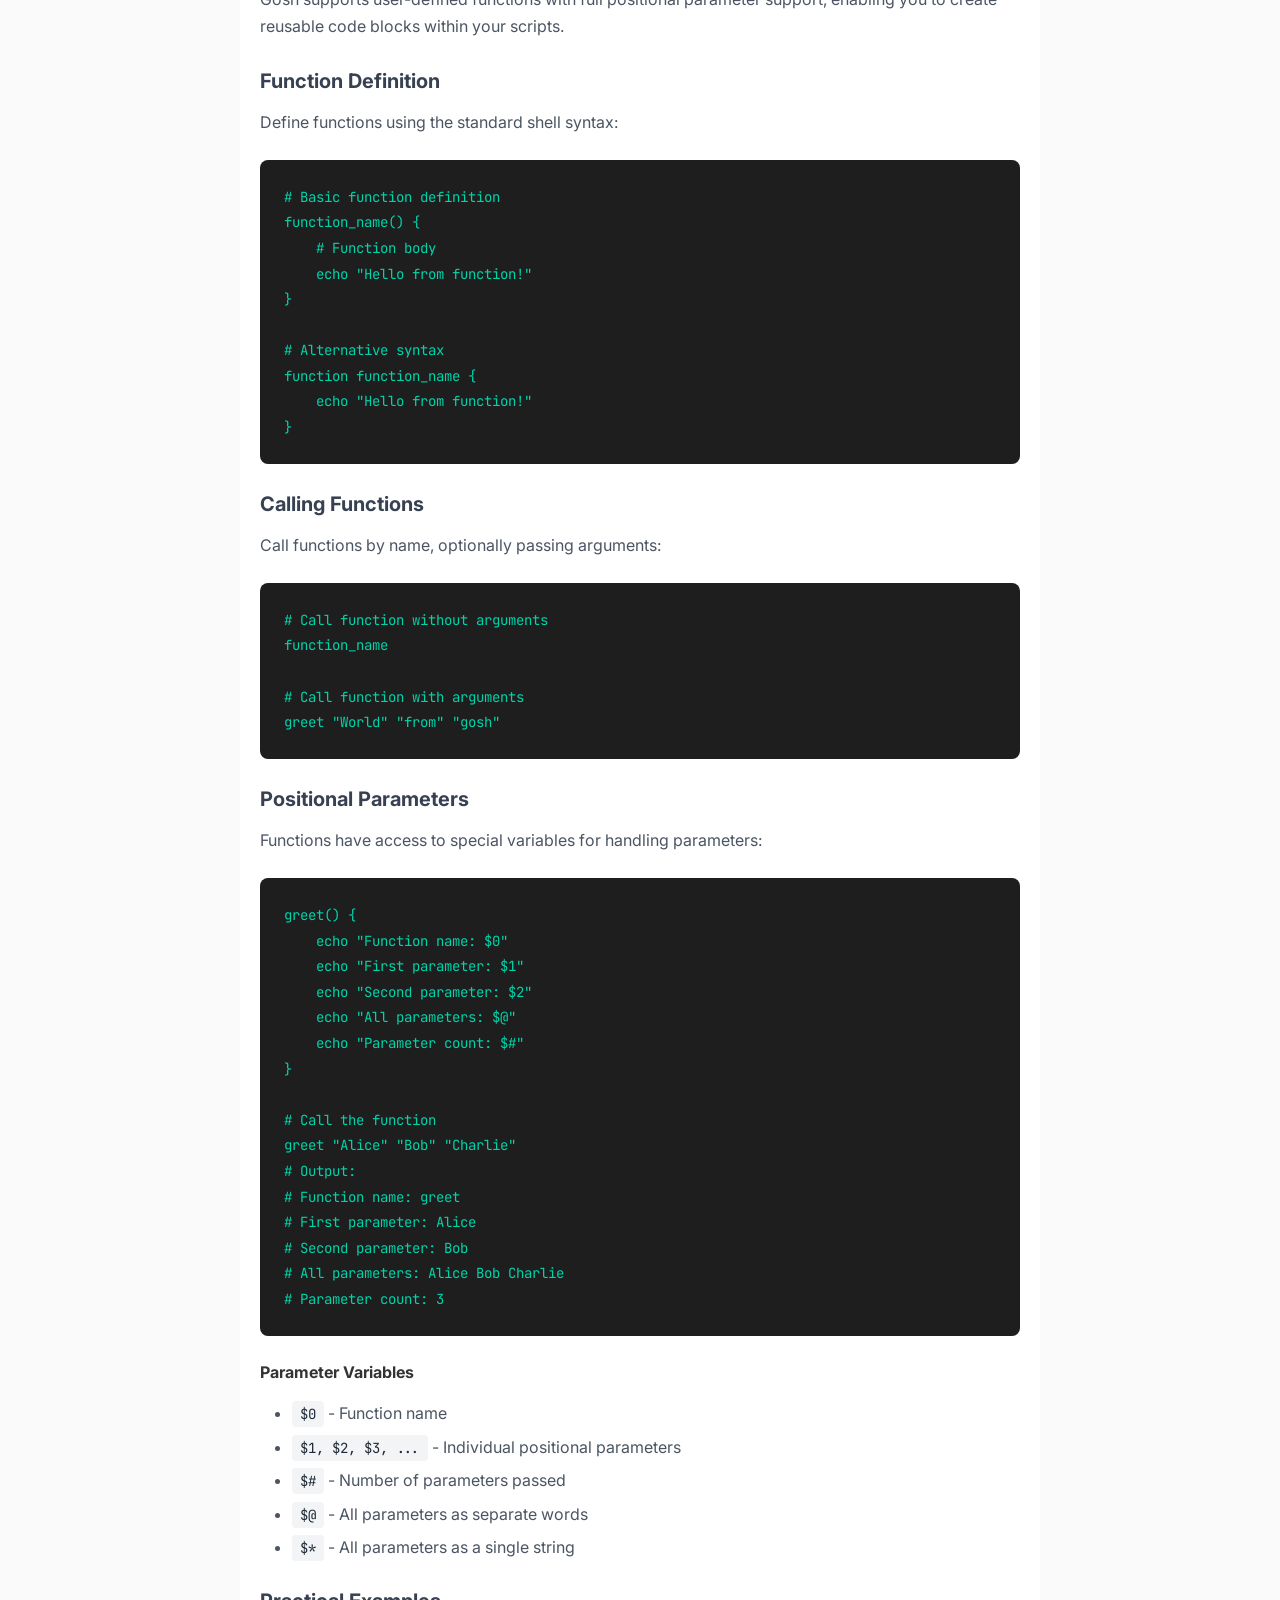
<file: scripting-guide.html>
<!DOCTYPE html>
<html lang="en">
<head>
    <meta charset="UTF-8">
    <meta name="viewport" content="width=device-width, initial-scale=1.0">
    <title>Scripting Guide - gosh</title>
    <link rel="stylesheet" href="styles.css">
    <link rel="preconnect" href="https://fonts.googleapis.com">
    <link rel="preconnect" href="https://fonts.gstatic.com" crossorigin>
    <link href="https://fonts.googleapis.com/css2?family=Inter:wght@300;400;500;600;700&family=JetBrains+Mono:wght@400;500&display=swap" rel="stylesheet">
</head>
<body>
    <nav class="navbar">
        <div class="nav-container">
            <div class="nav-brand">
                <img src="images/gosh_logo.png" alt="gosh logo" class="nav-logo">
                <div class="nav-text">
                    <h1><a href="index.html" style="color: inherit; text-decoration: none;">gosh</a></h1>
                    <span class="tagline">A Simple Shell</span>
                </div>
            </div>
            <ul class="nav-menu">
                <li><a href="index.html">Home</a></li>
                <li><a href="command-reference.html">Commands</a></li>
                <li><a href="scripting-guide.html" class="active">Scripting</a></li>
                <li><a href="cross-platform.html">Cross-Platform</a></li>
                <li><a href="https://github.com/drewwalton19216801/gosh" target="_blank">GitHub</a></li>
            </ul>
        </div>
    </nav>

    <header class="page-header">
        <div class="container">
            <h1>Scripting Guide</h1>
            <p>Learn how to write powerful shell scripts using gosh</p>
        </div>
    </header>

    <main class="page-content">
        <a href="index.html" class="back-link">← Back to Home</a>
        
        <div class="toc">
            <h3>Table of Contents</h3>
            <ul>
                <li><a href="#getting-started">Getting Started</a></li>
                <li><a href="#windows-features">Windows-Specific Features</a></li>
                <li><a href="#basic-structure">Basic Script Structure</a></li>
                <li><a href="#variable-expansion">Variable Expansion</a></li>
                <li><a href="#command-substitution">Command Substitution</a></li>
                <li><a href="#tilde-expansion">Tilde Expansion</a></li>
                <li><a href="#glob-patterns">Glob Patterns</a></li>
                <li><a href="#redirection">Input/Output Redirection</a></li>
                <li><a href="#pipes-chaining">Pipes and Command Chaining</a></li>
                <li><a href="#background-execution">Background Execution</a></li>
                <li><a href="#comments">Comments</a></li>
                <li><a href="#functions">Functions</a></li>
                <li><a href="#aliases">Aliases in Scripts</a></li>
                <li><a href="#best-practices">Best Practices</a></li>
            </ul>
        </div>

        <section id="getting-started">
            <h2>Getting Started</h2>

            <h3>Script Mode</h3>
            <p>Run gosh scripts by passing the script file as an argument:</p>
            <pre><code>./gosh script.sh</code></pre>
            <p>Or directly with gosh:</p>
            <pre><code>gosh script.sh arg1 arg2</code></pre>

            <h3>Cross-Platform Script Execution</h3>
            <p>Gosh provides seamless script execution across all platforms with platform-specific shebang handling:</p>
            <ul>
                <li><strong>Unix/Linux/macOS:</strong> Scripts with shebangs run with their specified interpreters (bash, zsh, etc.). Missing interpreters show errors, missing shebangs get a gosh pun warning!</li>
                <li><strong>Windows:</strong> Scripts with <code>.sh</code> extension or shell shebangs are automatically detected and executed through gosh - no "not a valid Win32 application" errors!</li>
                <li><strong>Cross-platform commands:</strong> Use gosh's dual command support for maximum compatibility</li>
            </ul>

            <h3>Shebang Line</h3>
            <p>Start your scripts with a shebang line to specify the interpreter. Gosh handles shebangs differently on each platform:</p>
            
            <h4>Unix-like Platforms (Linux, macOS)</h4>
            <p>Shebangs are respected and scripts run with the specified interpreter:</p>
            <pre><code>#!/bin/bash            # Runs with bash
#!/usr/bin/env zsh     # Runs with zsh
#!/usr/bin/env python3 # Runs with python3
#!/usr/bin/env gosh    # Runs with gosh</code></pre>
            
            <h4>Windows Platform</h4>
            <p>Shebangs are recognized but all scripts run through gosh for compatibility:</p>
            <pre><code>#!/usr/bin/env gosh    # Recommended for cross-platform scripts
#!/bin/gosh            # Direct path (recognized but runs through gosh)
#!/bin/sh              # Generic shell (recognized but runs through gosh)
#!/bin/bash            # Bash-compatible (recognized but runs through gosh)</code></pre>

            <h3>Making Scripts Executable</h3>
            <p><strong>On Unix/macOS:</strong></p>
            <pre><code>chmod +x script.sh
./script.sh</code></pre>
            
            <p><strong>On Windows:</strong></p>
            <p>No need to make scripts executable - gosh automatically detects and runs them! Gosh, that's convenient!</p>
            <pre><code># All of these work on Windows:
./script.sh
gosh script.sh
script.sh  # If gosh is in PATH</code></pre>
        </section>

        <section id="windows-features">
            <h2>Windows-Specific Features</h2>
            
            <p>Gosh provides excellent Windows support with automatic shell script execution - gosh, it's about time!</p>

            <h3>Automatic Script Detection</h3>
            <p>On Windows, gosh automatically detects and executes shell scripts that would normally fail with "not a valid Win32 application" errors:</p>
            <ul>
                <li><strong>File Extension Detection:</strong> Scripts with <code>.sh</code> extension are automatically recognized</li>
                <li><strong>Shebang Detection:</strong> Scripts with shell shebang lines (<code>#!/bin/sh</code>, <code>#!/usr/bin/env gosh</code>, etc.) work seamlessly</li>
                <li><strong>Transparent Execution:</strong> Scripts are executed through gosh itself, providing full compatibility</li>
            </ul>

            <h3>Cross-Platform Script Examples</h3>
            <pre><code>#!/usr/bin/env gosh
# This script works identically on Windows, macOS, and Linux
# Gosh, cross-platform scripting has never been easier!

echo "Running on Windows with gosh!"
echo "Script arguments: $@"

# Use cross-platform commands
ls -la          # Works on all platforms
echo "Files listed above"

# Windows-compatible commands also work
dir -l          # Windows-style listing
type README.md  # Windows-style file display

# Environment variables work the same way
export MY_VAR="cross-platform value"
echo "MY_VAR: $MY_VAR"

echo "Gosh darn it, that's some fine cross-platform scripting!"</code></pre>

            <h3>Windows Path Handling</h3>
            <p>Gosh handles both forward slashes and backslashes on Windows:</p>
            <pre><code># Both path styles work on Windows
cd ~/Documents     # Unix-style (works everywhere)
cd ~\Documents     # Windows-style (works on Windows)

# Script paths work with both separators
./scripts/build.sh      # Forward slashes
.\scripts\build.sh      # Backslashes

# Gosh automatically handles the differences!</code></pre>

            <h3>No More "Not a Valid Win32 Application" Errors</h3>
            <p>Before gosh's Windows shell script support:</p>
            <pre><code># This would fail on Windows:
C:\> script.sh
'script.sh' is not recognized as an internal or external command,
operable program or batch file.

# Or worse:
C:\> .\script.sh
Access is denied.</code></pre>

            <p>With gosh's automatic detection - gosh, it just works!</p>
            <pre><code># All of these work seamlessly on Windows:
gosh> ./script.sh arg1 arg2
gosh> script.sh arg1 arg2
gosh> gosh script.sh arg1 arg2

# Output:
Hello from gosh script!
Arguments: arg1 arg2
Gosh, that was easy!</code></pre>

        </section>

        <section id="basic-structure">
            <h2>Basic Script Structure</h2>

            <h3>Example Script</h3>
            <pre><code>#!/usr/bin/env gosh
# Example gosh script - gosh, this is neat!

echo "Hello from gosh!"
pwd
export MY_VAR="test"  # Environment variable
local TEMP_COUNT=42   # Local variable (function scope)
echo "MY_VAR is: $MY_VAR"

# Pipe examples - gosh, pipes are powerful!
echo "testing pipe functionality" | wc -w
ls -la | head -5
cat /etc/passwd | grep root | wc -l

# Gosh darn it, that's some fine scripting!</code></pre>
        </section>

        <section id="variable-expansion">
            <h2>Variable Expansion</h2>

            <p>Gosh supports several forms of variable expansion:</p>

            <h3>Variable Declaration Requirements</h3>
            <p>In gosh, all variables must be explicitly declared with either <code>local</code> or <code>export</code>:</p>
            <pre><code># Local variables (current shell only)
local NAME="World"
local COUNT=42

# Environment variables (exported to child processes)
export MY_VAR="Hello"
export PATH="$PATH:/new/path"</code></pre>

            <h3>Basic Variable Expansion</h3>
            <pre><code>local NAME="World"  # Local variable
echo "Hello, $NAME!"
echo "Path: ${HOME}/Documents"</code></pre>

            <h3>Environment Variables</h3>
            <pre><code># Set environment variables
export MY_VAR="Hello"
export PATH="$PATH:/new/path"

# Use environment variables
echo $MY_VAR
echo "Current PATH: $PATH"</code></pre>

            <h3>Variable Usage Examples</h3>
            <pre><code># Project configuration
export PROJECT_NAME="my-app"  # Environment variable
export PROJECT_DIR="$HOME/projects/$PROJECT_NAME"  # Environment variable
local BUILD_DIR="$PROJECT_DIR/build"  # Local variable

# Create directory structure
mkdir -p $BUILD_DIR
cd $PROJECT_DIR
echo "Working on $PROJECT_NAME in $PROJECT_DIR"</code></pre>
        </section>

        <section id="command-substitution">
            <h2>Command Substitution</h2>

            <p>Execute commands and use their output in your scripts:</p>

            <h3>Using <code>$(command)</code> Syntax</h3>
            <pre><code># Store command output in variables
local CURRENT_DIR="$(pwd)"
export BUILD_DATE="$(date +%Y-%m-%d)"
echo "Current directory: $CURRENT_DIR"
echo "Today is $BUILD_DATE"
echo "Found $(ls *.txt | wc -l) text files in $(pwd)"</code></pre>

            <h3>Using Backticks</h3>
            <pre><code># Store command output in variables
local FILE_COUNT="`ls | wc -l`"
export CURRENT_USER="`whoami`"
echo "Files: $FILE_COUNT"
echo "Current user: $CURRENT_USER"</code></pre>

            <h3>Practical Examples</h3>
            <pre><code># Backup with timestamp
local DATE="$(date +%Y%m%d_%H%M%S)"  # Local variable
cp important.txt "backup_$DATE.txt"

# Dynamic file processing
for file in $(ls *.log); do
    echo "Processing $file..."
    local BASE_NAME="$(basename $file .log)"  # Local variable
    grep "ERROR" $file > "errors_$BASE_NAME.txt"
done

# System information
if command -v uname >/dev/null 2>&1; then
    local SYSTEM="$(uname -s)"  # Local variable
else
    local SYSTEM="Windows"  # Local variable
fi
export CURRENT_USER="$(whoami)"  # Environment variable
echo "System: $SYSTEM"
echo "User: $CURRENT_USER"
echo "Home: $HOME"</code></pre>
        </section>

        <section id="tilde-expansion">
            <h2>Tilde Expansion</h2>

            <p>Gosh expands tilde (<code>~</code>) to represent home directories with cross-platform path separator support:</p>

            <pre><code># Expand to current user's home
ls ~/Documents
cp file.txt ~/backup/
cd ~

# Expand to specific user's home
cd ~user/projects
ls ~admin/logs</code></pre>

            <h3>Windows Backslash Support</h3>
            <p>On Windows, gosh supports both forward slashes and backslashes for tilde expansion:</p>
            <pre><code># Windows-style paths with backslashes
cd ~\Documents
ls ~\backup\
cp file.txt ~\Projects\myapp\

# Mixed separators work too
cd ~user\projects
ls ~admin\logs</code></pre>

            <h3>Cross-Platform Compatibility</h3>
            <p>Your scripts can use either path separator style and work across platforms:</p>
            <pre><code># Both styles work on Windows
cd ~/Documents    # Unix-style (works everywhere)
cd ~\Documents    # Windows-style (works on Windows)

# The path separator style is preserved in expansions
echo ~/path       # Expands to /home/user/path on Unix
echo ~\path       # Expands to C:\Users\user\path on Windows</code></pre>

            <h3>Practical Examples</h3>
            <pre><code># Backup to home directory
tar -czf ~/backups/project_$(date +%Y%m%d).tar.gz .

# Configuration files (cross-platform)
cp config.ini ~/.config/myapp/
echo "export PATH=\$PATH:~/bin" >> ~/.bashrc

# Windows-specific examples
copy config.ini ~\AppData\Local\myapp\
xcopy /s source\* ~\backup\</code></pre>
        </section>

        <section id="glob-patterns">
            <h2>Glob Patterns</h2>

            <p>Use wildcards for filename matching:</p>

            <pre><code># Match all .go files
ls *.go

# Match single character
rm temp_file_?.txt

# Character classes
echo [Hh]ello*
ls [abc]*

# More complex patterns
find . -name "*.{js,ts,jsx,tsx}"
ls test_[0-9][0-9].log</code></pre>

            <h3>Practical Examples</h3>
            <pre><code># Process all source files
for file in *.{c,cpp,h}; do
    echo "Compiling $file..."
    gcc -c $file
done

# Clean temporary files
rm -f *.tmp *.bak *~
rm -f test_*.log debug_[0-9]*.txt</code></pre>
        </section>

        <section id="redirection">
            <h2>Input/Output Redirection</h2>

            <h3>Input Redirection</h3>
            <pre><code># Read from file
cat < input.txt
sort < unsorted.txt
wc -l < data.csv</code></pre>

            <h3>Output Redirection</h3>
            <pre><code># Overwrite file
echo "Hello" > output.txt
ls -la > file_list.txt
date > timestamp.txt

# Append to file
echo "World" >> output.txt
date >> log.txt
echo "Process completed" >> status.log</code></pre>

            <h3>Combining Redirection</h3>
            <pre><code># Sort a file and save result
sort < input.txt > sorted.txt

# Process and save
grep "ERROR" < application.log > errors.txt
cut -d',' -f1,3 < data.csv > names_scores.csv</code></pre>

            <h3>Practical Examples</h3>
            <pre><code># Log script execution
echo "Script started at $(date)" > script.log
echo "Processing files..." >> script.log

# Generate reports
echo "Daily Report - $(date)" > daily_report.txt
echo "===================" >> daily_report.txt
ps aux | grep myapp >> daily_report.txt
df -h >> daily_report.txt</code></pre>
        </section>

        <section id="pipes-chaining">
            <h2>Pipes and Command Chaining</h2>

            <h3>Using Pipes</h3>
            <pre><code># Chain commands with pipes
ls | grep ".go" | wc -l
cat file.txt | sort | uniq
ps aux | grep gosh | head -5</code></pre>

            <h3>Command Chaining with Semicolons</h3>
            <pre><code># Execute commands sequentially
echo "First command"; echo "Second command"; pwd
ls; echo "Files listed"; pwd

# Combine with pipes and redirection
ls *.go > go_files.txt; cat go_files.txt | wc -l</code></pre>

            <h3>Complex Pipeline Examples</h3>
            <pre><code># Log analysis
cat access.log | grep "$(date +%Y-%m-%d)" | cut -d' ' -f1 | sort | uniq -c | sort -nr

# File processing
find . -name "*.txt" | xargs grep "TODO" | cut -d: -f1 | sort | uniq

# System monitoring
ps aux | awk '{print $3, $11}' | sort -nr | head -10</code></pre>
        </section>

        <section id="background-execution">
            <h2>Background Execution</h2>

            <p>Run commands in the background:</p>

            <pre><code># Run command in background
sleep 10 &
long_running_process &

# Continue with other commands
echo "Background job started"
ps aux | grep sleep</code></pre>

            <h3>Practical Examples</h3>
            <pre><code># Start multiple background tasks
echo "Starting background tasks..."
./data_processor input1.csv &
./data_processor input2.csv &
./data_processor input3.csv &

# Wait for completion
echo "Waiting for tasks to complete..."
wait
echo "All tasks completed"</code></pre>
        </section>

        <section id="comments">
            <h2>Comments</h2>

            <p>Use comments to document your scripts:</p>

            <pre><code>#!/usr/bin/env gosh

# This is a comment
echo "This is not a comment"  # Inline comment

# Multi-line comments
# can span multiple lines
# like this

# Script configuration
export DEBUG="true"  # Environment variable
export LOG_LEVEL="info"  # Environment variable

# Main processing logic
if [ "$DEBUG" = "true" ]; then
    echo "Debug mode enabled"
fi</code></pre>
        </section>

        <section id="functions">
            <h2>Functions</h2>

            <p>Gosh supports user-defined functions with full positional parameter support, enabling you to create reusable code blocks within your scripts.</p>

            <h3>Function Definition</h3>
            <p>Define functions using the standard shell syntax:</p>
            <pre><code># Basic function definition
function_name() {
    # Function body
    echo "Hello from function!"
}

# Alternative syntax
function function_name {
    echo "Hello from function!"
}</code></pre>

            <h3>Calling Functions</h3>
            <p>Call functions by name, optionally passing arguments:</p>
            <pre><code># Call function without arguments
function_name

# Call function with arguments
greet "World" "from" "gosh"</code></pre>

            <h3>Positional Parameters</h3>
            <p>Functions have access to special variables for handling parameters:</p>
            <pre><code>greet() {
    echo "Function name: $0"
    echo "First parameter: $1"
    echo "Second parameter: $2"
    echo "All parameters: $@"
    echo "Parameter count: $#"
}

# Call the function
greet "Alice" "Bob" "Charlie"
# Output:
# Function name: greet
# First parameter: Alice
# Second parameter: Bob
# All parameters: Alice Bob Charlie
# Parameter count: 3</code></pre>

            <h4>Parameter Variables</h4>
            <ul>
                <li><code>$0</code> - Function name</li>
                <li><code>$1, $2, $3, ...</code> - Individual positional parameters</li>
                <li><code>$#</code> - Number of parameters passed</li>
                <li><code>$@</code> - All parameters as separate words</li>
                <li><code>$*</code> - All parameters as a single string</li>
            </ul>

            <h3>Practical Examples</h3>

            <h4>File Processing Function</h4>
            <pre><code>process_file() {
    if [ $# -eq 0 ]; then
        echo "Usage: $0 <filename>"
        return 1
    fi
    
    local file="$1"  # Local variable (function scope)
    echo "Processing file: $file"
    
    if [ -f "$file" ]; then
        local line_count="$(wc -l "$file" | cut -d' ' -f1)"  # Local variable
        local todo_count="$(grep -c "TODO" "$file" || echo "0")"  # Local variable
        echo "Lines: $line_count"
        echo "TODOs: $todo_count"
    else
        echo "Error: File '$file' not found"
        return 1
    fi
}

# Usage
process_file "script.sh"
process_file "README.md"</code></pre>

            <h4>Backup Function</h4>
            <pre><code>backup_file() {
    local source="$1"  # Local variable (function scope)
    local backup_dir="${2:-./backups}"  # Local variable with default value
    
    if [ $# -eq 0 ]; then
        echo "Usage: $0 <source_file> [backup_directory]"
        return 1
    fi
    
    mkdir -p "$backup_dir"
    local timestamp="$(date +%Y%m%d_%H%M%S)"  # Local variable
    local basename="$(basename $source)"  # Local variable
    cp "$source" "$backup_dir/$basename.$timestamp"
    echo "Backed up $source to $backup_dir"
}

# Usage
backup_file "important.txt"
backup_file "config.ini" "/home/user/backups"</code></pre>

            <h4>System Information Function</h4>
            <pre><code>system_info() {
    echo "=== System Information ==="
    local current_date="$(date)"  # Local variable
    local current_user="$(whoami)"  # Local variable
    local current_dir="$(pwd)"  # Local variable
    local disk_usage="$(df -h . | tail -1 | awk '{print $5}')"  # Local variable
    
    echo "Date: $current_date"
    echo "User: $current_user"
    echo "Directory: $current_dir"
    echo "Disk usage: $disk_usage"
    
    if [ $# -gt 0 ]; then
        echo "Additional info requested: $@"
    fi
}

# Usage
system_info
system_info "memory" "processes"</code></pre>

            <h3>Nested Function Calls</h3>
            <p>Functions can call other functions, with each maintaining its own parameter context:</p>
            <pre><code>log_message() {
    echo "[$(date '+%Y-%m-%d %H:%M:%S')] $1"
}

process_with_logging() {
    log_message "Starting process: $1"
    
    # Simulate processing
    echo "Processing $1..."
    sleep 1
    
    log_message "Completed process: $1"
}

# Usage
process_with_logging "data_file.csv"
process_with_logging "config_update"</code></pre>

            <h3>Function Management</h3>

            <h4>List Defined Functions</h4>
            <pre><code># List all defined functions
functions

# Show function definitions
type function_name</code></pre>

            <h4>Complete Function Example</h4>
            <pre><code>#!/usr/bin/env gosh
# Project management script with functions

# Configuration
export PROJECT_ROOT="$(pwd)"  # Environment variable
export LOG_FILE="project.log"  # Environment variable

# Logging function
log() {
    echo "[$(date '+%H:%M:%S')] $@" | tee -a "$LOG_FILE"
}

# Error handling function
error_exit() {
    log "ERROR: $1"
    exit 1
}

# Build function
build_project() {
    local target="${1:-all}"
    log "Building target: $target"
    
    case "$target" in
        "clean")
            rm -rf build/
            log "Clean completed"
            ;;
        "compile")
            mkdir -p build
            log "Compilation started"
            # Add compilation commands here
            log "Compilation completed"
            ;;
        "all")
            build_project clean
            build_project compile
            ;;
        *)
            error_exit "Unknown build target: $target"
            ;;
    esac
}

# Test function
run_tests() {
    log "Running tests with $# test files"
    
    for test_file in "$@"; do
        if [ -f "$test_file" ]; then
            log "Running test: $test_file"
            # Execute test file
            ."/$test_file" || error_exit "Test failed: $test_file"
        else
            log "Warning: Test file not found: $test_file"
        fi
    done
    
    log "All tests completed successfully"
}

# Main execution
log "Project script started"
build_project "$1"

if [ "$2" = "test" ]; then
    run_tests test_*.sh
fi

log "Project script completed"</code></pre>
        </section>

        <section id="aliases">
            <h2>Aliases in Scripts</h2>

            <p>Create and use aliases within scripts:</p>

            <pre><code># Create aliases
alias ll="ls -la"
alias grep="grep --color=auto"
alias ..="cd .."

# Use aliases
ll
grep "pattern" file.txt
..</code></pre>
        </section>

        <section id="best-practices">
            <h2>Best Practices</h2>

            <h3>Script Structure</h3>
            <ul>
                <li>Always start with a shebang line</li>
                <li>Add comments to explain complex logic</li>
                <li>Use meaningful variable names</li>
                <li>Group related commands together</li>
            </ul>

            <h3>Error Handling</h3>
            <pre><code># Check if file exists before processing
if [ -f "input.txt" ]; then
    cat input.txt | process_data
else
    echo "Error: input.txt not found"
    exit 1
fi</code></pre>

            <h3>Variable Usage</h3>
            <pre><code># Use quotes to handle spaces in filenames
local FILE_NAME="my document.txt"  # Local variable
cp "$FILE_NAME" "backup_$FILE_NAME"

# Use braces for clarity
local CURRENT_TIME="$(date)"  # Local variable
echo "Processing ${FILE_NAME} at $CURRENT_TIME"</code></pre>

            <h3>Complete Example Script</h3>
            <pre><code>#!/usr/bin/env gosh
# Project build script
# Usage: ./build.sh [clean|build|test]

# Configuration
export PROJECT_NAME="my-project"  # Environment variable
local BUILD_DIR="./build"  # Local variable
local SRC_DIR="./src"  # Local variable

# Functions
clean_build() {
    echo "Cleaning build directory..."
    rm -rf "$BUILD_DIR"
    mkdir -p "$BUILD_DIR"
}

build_project() {
    echo "Building $PROJECT_NAME..."
    # Copy source files
    cp -r "$SRC_DIR"/* "$BUILD_DIR"/
    
    # Process files
    find "$BUILD_DIR" -name "*.template" | while read file; do
        echo "Processing template: $file"
        sed "s/{{PROJECT_NAME}}/$PROJECT_NAME/g" "$file" > "${file%.template}"
        rm "$file"
    done
    
    echo "Build completed at $(date)"
}

run_tests() {
    echo "Running tests..."
    find "$BUILD_DIR" -name "*_test.sh" -exec {} \;
}

# Main script logic
case "$1" in
    clean)
        clean_build
        ;;
    build)
        clean_build
        build_project
        ;;
    test)
        run_tests
        ;;
    *)
        echo "Usage: $0 {clean|build|test}"
        exit 1
        ;;
esac

echo "Script completed successfully!"</code></pre>
        </section>
    </main>

    <footer class="footer">
        <div class="container">
            <p>&copy; 2024 gosh. Open source and available under the MIT License.</p>
        </div>
    </footer>

    <script src="script.js"></script>
</body>
</html>
</file>
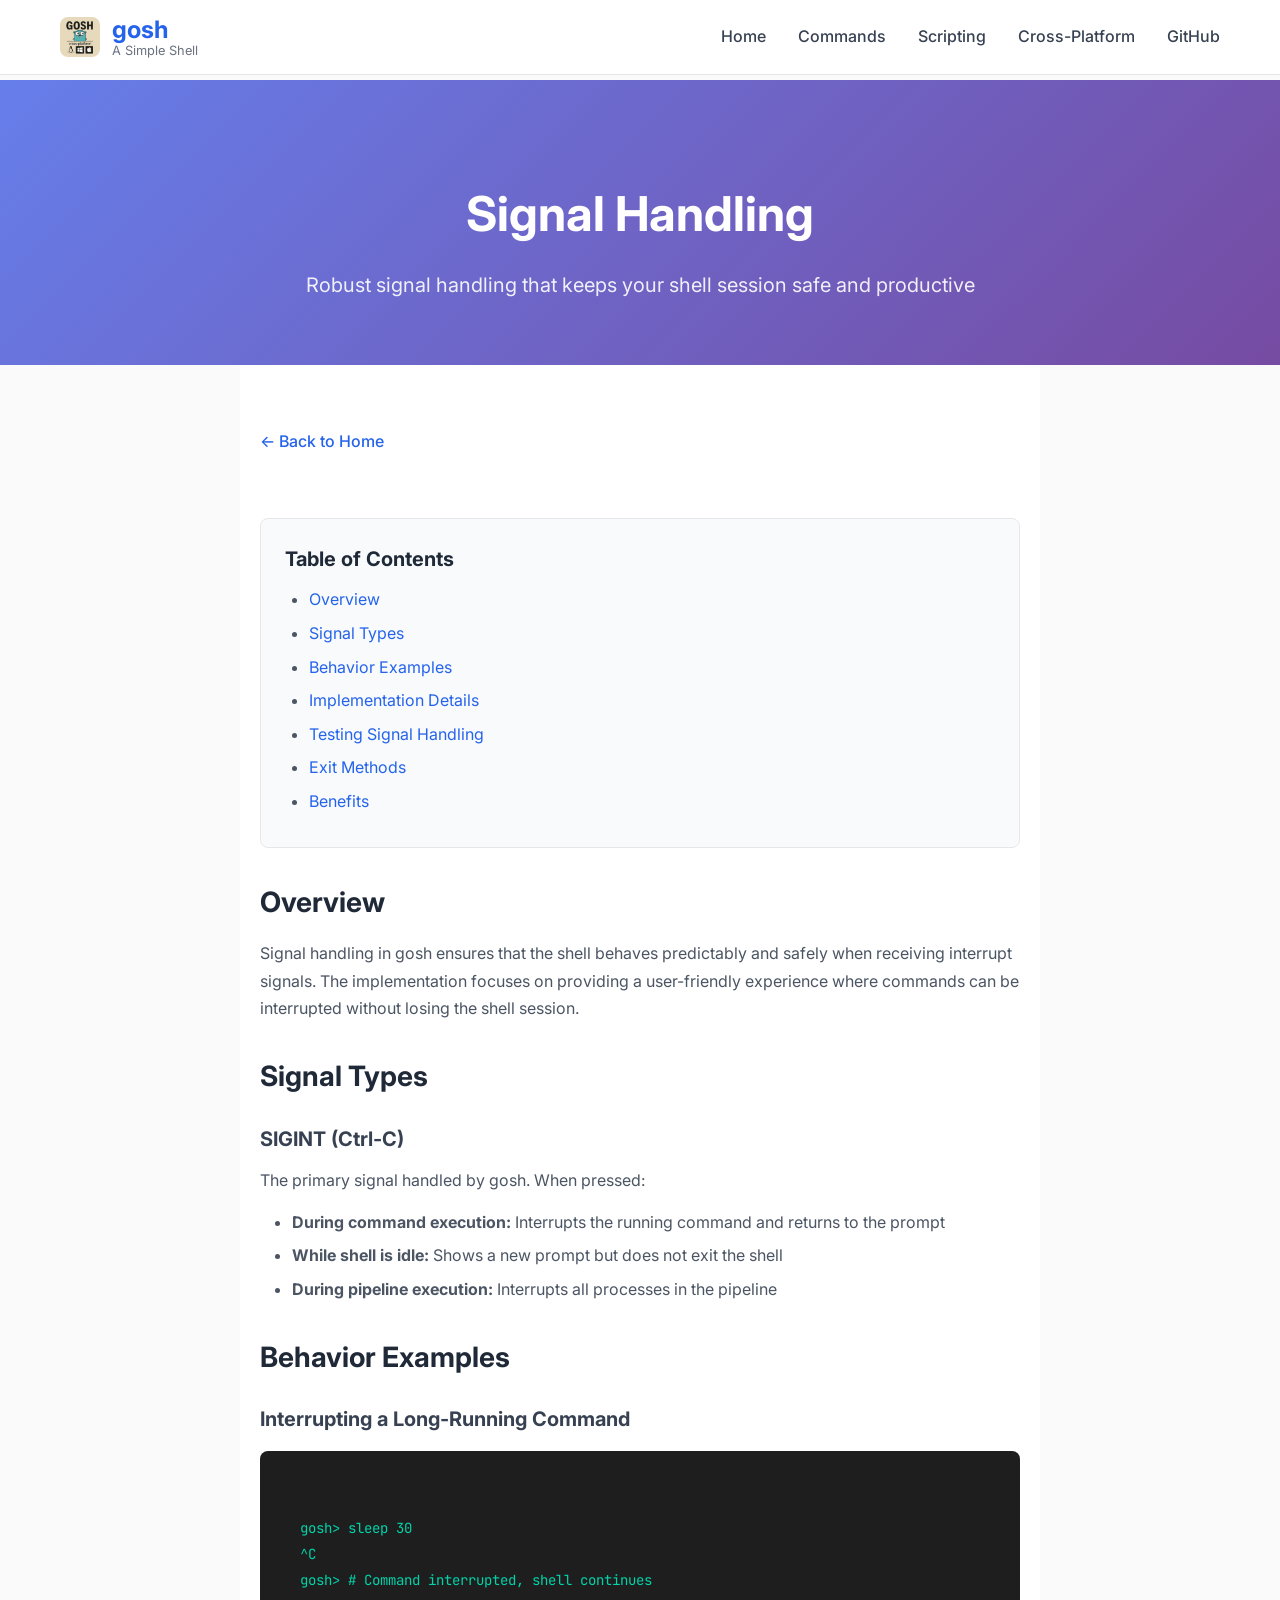
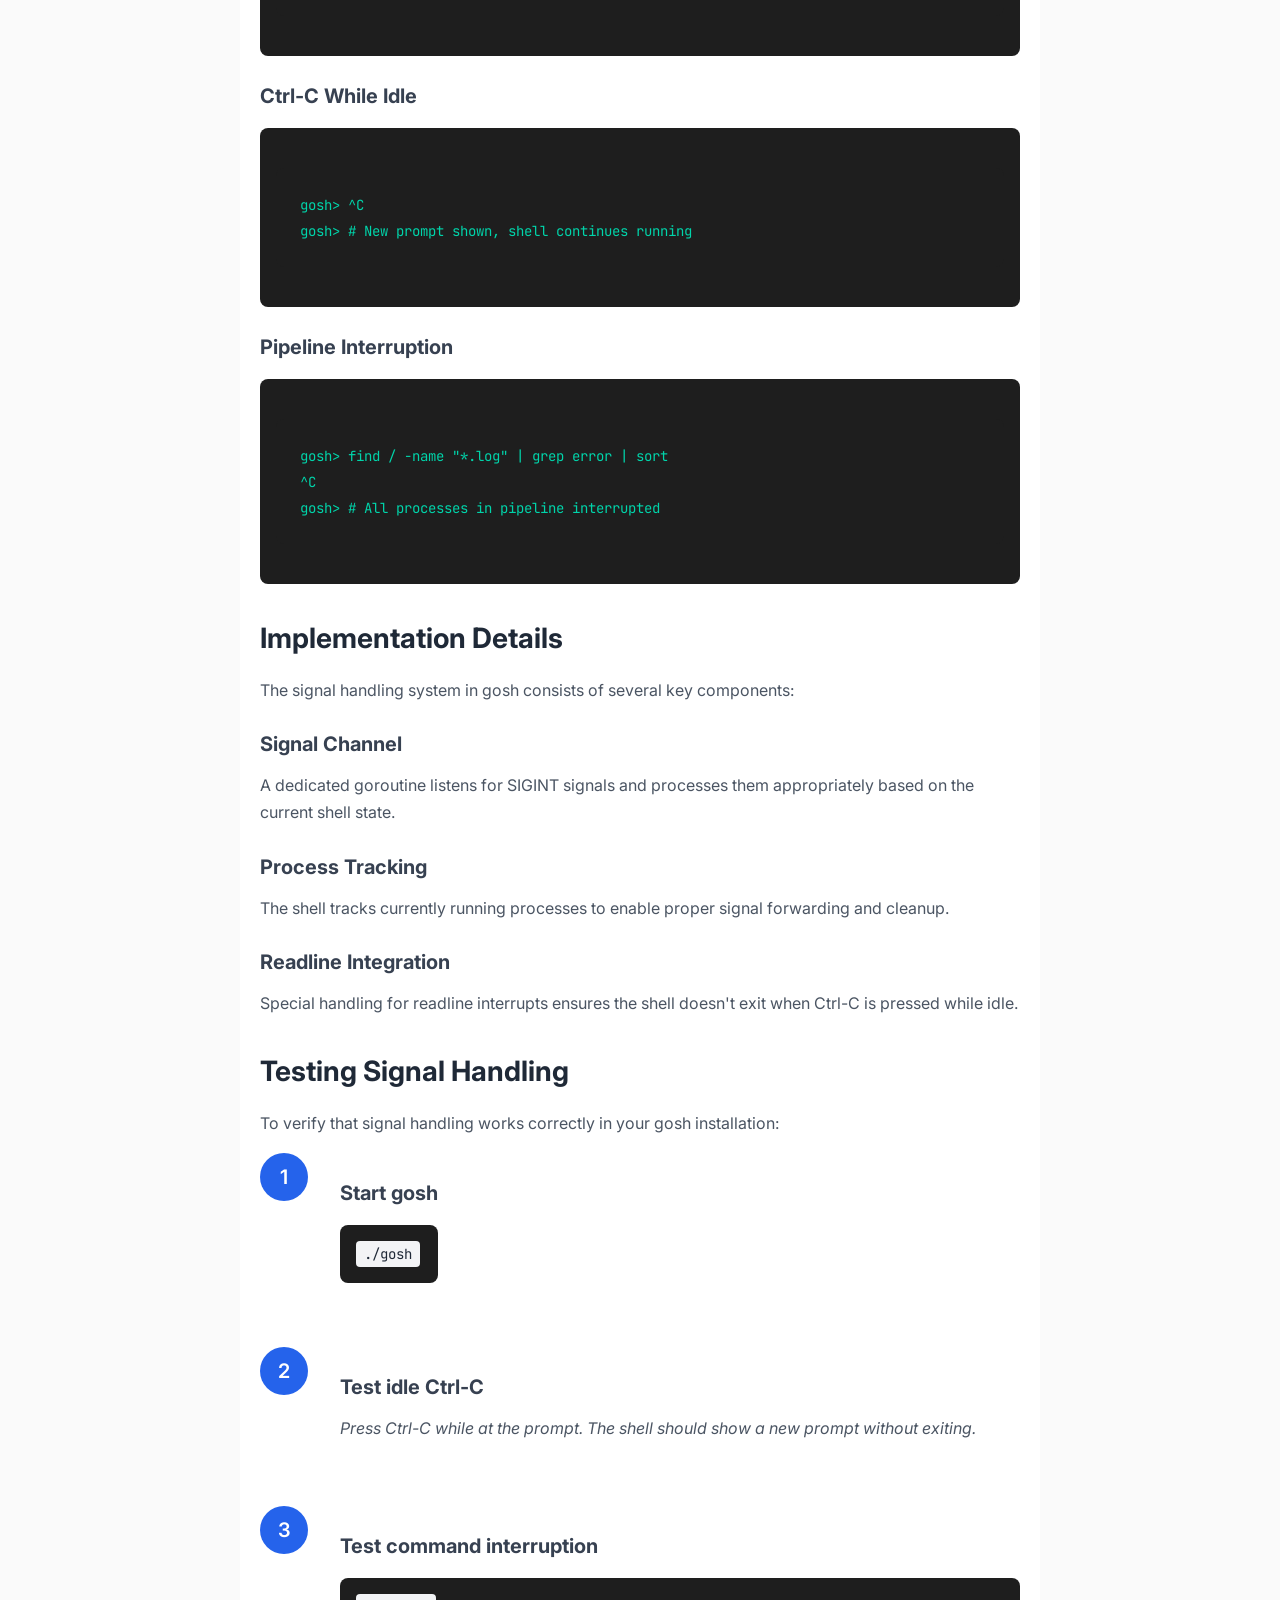
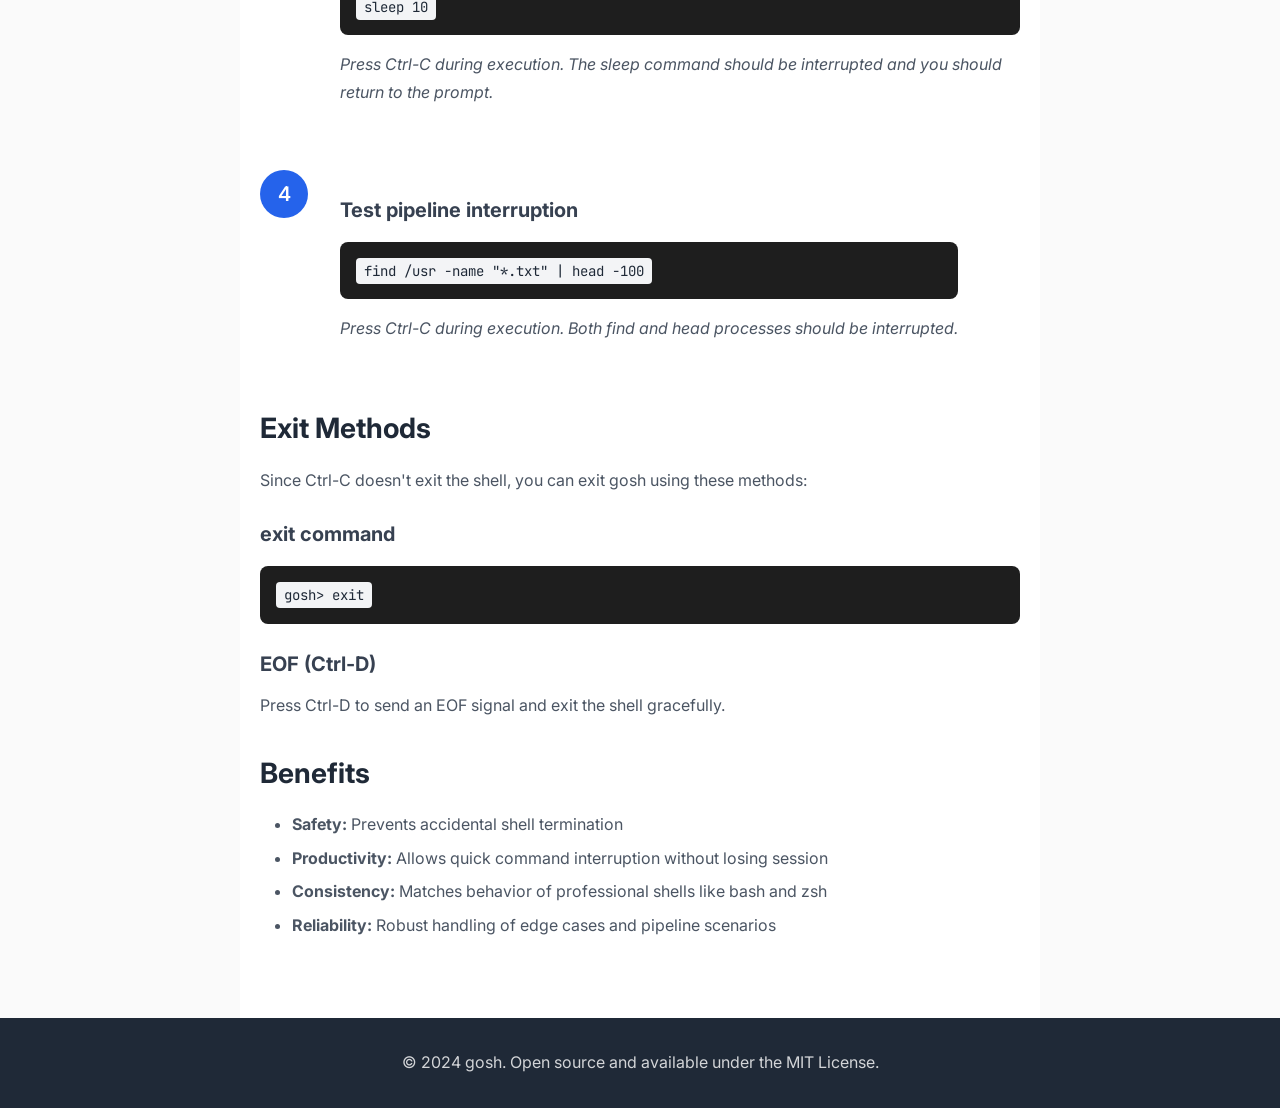
<file: signal-handling.html>
<!DOCTYPE html>
<html lang="en">
<head>
    <meta charset="UTF-8">
    <meta name="viewport" content="width=device-width, initial-scale=1.0">
    <title>Signal Handling - gosh Documentation</title>
    <link rel="stylesheet" href="styles.css">
    <link rel="preconnect" href="https://fonts.googleapis.com">
    <link rel="preconnect" href="https://fonts.gstatic.com" crossorigin>
    <link href="https://fonts.googleapis.com/css2?family=Inter:wght@300;400;500;600;700&family=JetBrains+Mono:wght@400;500&display=swap" rel="stylesheet">
</head>
<body>
    <nav class="navbar">
        <div class="nav-container">
            <div class="nav-brand">
                <img src="images/gosh_logo.png" alt="gosh logo" class="nav-logo">
                <div class="nav-text">
                    <h1><a href="index.html" style="color: inherit; text-decoration: none;">gosh</a></h1>
                    <span class="tagline">A Simple Shell</span>
                </div>
            </div>
            <ul class="nav-menu">
                <li><a href="index.html">Home</a></li>
                <li><a href="command-reference.html">Commands</a></li>
                <li><a href="scripting-guide.html">Scripting</a></li>
                <li><a href="cross-platform.html">Cross-Platform</a></li>
                <li><a href="https://github.com/drewwalton19216801/gosh" target="_blank">GitHub</a></li>
            </ul>
        </div>
    </nav>

    <header class="page-header">
        <div class="container">
            <h1>Signal Handling</h1>
            <p>Robust signal handling that keeps your shell session safe and productive</p>
        </div>
    </header>

    <main class="page-content">
        <a href="index.html" class="back-link">← Back to Home</a>
        
        <div class="toc">
            <h3>Table of Contents</h3>
            <ul>
                <li><a href="#overview">Overview</a></li>
                <li><a href="#signal-types">Signal Types</a></li>
                <li><a href="#behavior-examples">Behavior Examples</a></li>
                <li><a href="#implementation-details">Implementation Details</a></li>
                <li><a href="#testing-signal-handling">Testing Signal Handling</a></li>
                <li><a href="#exit-methods">Exit Methods</a></li>
                <li><a href="#benefits">Benefits</a></li>
            </ul>
        </div>

        <section id="overview">
            <h2>Overview</h2>
            <p>Signal handling in gosh ensures that the shell behaves predictably and safely when receiving interrupt signals. The implementation focuses on providing a user-friendly experience where commands can be interrupted without losing the shell session.</p>
        </section>

        <section id="signal-types">
            <h2>Signal Types</h2>
                <div class="feature-list">
                    <div class="feature-item">
                        <h3>SIGINT (Ctrl-C)</h3>
                        <p>The primary signal handled by gosh. When pressed:</p>
                        <ul>
                            <li><strong>During command execution:</strong> Interrupts the running command and returns to the prompt</li>
                            <li><strong>While shell is idle:</strong> Shows a new prompt but does not exit the shell</li>
                            <li><strong>During pipeline execution:</strong> Interrupts all processes in the pipeline</li>
                        </ul>
                    </div>
            </div>
        </section>

        <section id="behavior-examples">
            <h2>Behavior Examples</h2>
                
                <h3>Interrupting a Long-Running Command</h3>
                <div class="code-block">
                    <pre><code>gosh> sleep 30
^C
gosh> # Command interrupted, shell continues</code></pre>
                </div>

                <h3>Ctrl-C While Idle</h3>
                <div class="code-block">
                    <pre><code>gosh> ^C
gosh> # New prompt shown, shell continues running</code></pre>
                </div>

                <h3>Pipeline Interruption</h3>
                <div class="code-block">
                    <pre><code>gosh> find / -name "*.log" | grep error | sort
^C
gosh> # All processes in pipeline interrupted</code></pre>
                </div>
        </section>

        <section id="implementation-details">
            <h2>Implementation Details</h2>
                <p>The signal handling system in gosh consists of several key components:</p>
                
                <div class="feature-list">
                    <div class="feature-item">
                        <h3>Signal Channel</h3>
                        <p>A dedicated goroutine listens for SIGINT signals and processes them appropriately based on the current shell state.</p>
                    </div>
                    
                    <div class="feature-item">
                        <h3>Process Tracking</h3>
                        <p>The shell tracks currently running processes to enable proper signal forwarding and cleanup.</p>
                    </div>
                    
                    <div class="feature-item">
                        <h3>Readline Integration</h3>
                        <p>Special handling for readline interrupts ensures the shell doesn't exit when Ctrl-C is pressed while idle.</p>
                    </div>
                </div>
        </section>

        <section id="testing-signal-handling">
            <h2>Testing Signal Handling</h2>
                <p>To verify that signal handling works correctly in your gosh installation:</p>
                
                <div class="step-list">
                    <div class="step">
                        <div class="step-number">1</div>
                        <div class="step-content">
                            <h3>Start gosh</h3>
                            <div class="code-block">
                                <code>./gosh</code>
                            </div>
                        </div>
                    </div>
                    
                    <div class="step">
                        <div class="step-number">2</div>
                        <div class="step-content">
                            <h3>Test idle Ctrl-C</h3>
                            <p>Press Ctrl-C while at the prompt. The shell should show a new prompt without exiting.</p>
                        </div>
                    </div>
                    
                    <div class="step">
                        <div class="step-number">3</div>
                        <div class="step-content">
                            <h3>Test command interruption</h3>
                            <div class="code-block">
                                <code>sleep 10</code>
                            </div>
                            <p>Press Ctrl-C during execution. The sleep command should be interrupted and you should return to the prompt.</p>
                        </div>
                    </div>
                    
                    <div class="step">
                        <div class="step-number">4</div>
                        <div class="step-content">
                            <h3>Test pipeline interruption</h3>
                            <div class="code-block">
                                <code>find /usr -name "*.txt" | head -100</code>
                            </div>
                            <p>Press Ctrl-C during execution. Both find and head processes should be interrupted.</p>
                        </div>
                    </div>
                </div>
        </section>

        <section id="exit-methods">
            <h2>Exit Methods</h2>
                <p>Since Ctrl-C doesn't exit the shell, you can exit gosh using these methods:</p>
                
                <div class="feature-list">
                    <div class="feature-item">
                        <h3>exit command</h3>
                        <div class="code-block">
                            <code>gosh> exit</code>
                        </div>
                    </div>
                    
                    <div class="feature-item">
                        <h3>EOF (Ctrl-D)</h3>
                        <p>Press Ctrl-D to send an EOF signal and exit the shell gracefully.</p>
                    </div>
                </div>
        </section>

        <section id="benefits">
            <h2>Benefits</h2>
                <ul>
                    <li><strong>Safety:</strong> Prevents accidental shell termination</li>
                    <li><strong>Productivity:</strong> Allows quick command interruption without losing session</li>
                    <li><strong>Consistency:</strong> Matches behavior of professional shells like bash and zsh</li>
                    <li><strong>Reliability:</strong> Robust handling of edge cases and pipeline scenarios</li>
                </ul>
        </section>
    </main>

    <footer class="footer">
        <div class="container">
            <p>&copy; 2024 gosh. Open source and available under the MIT License.</p>
        </div>
    </footer>

    <script src="script.js"></script>
</body>
</html>
</file>
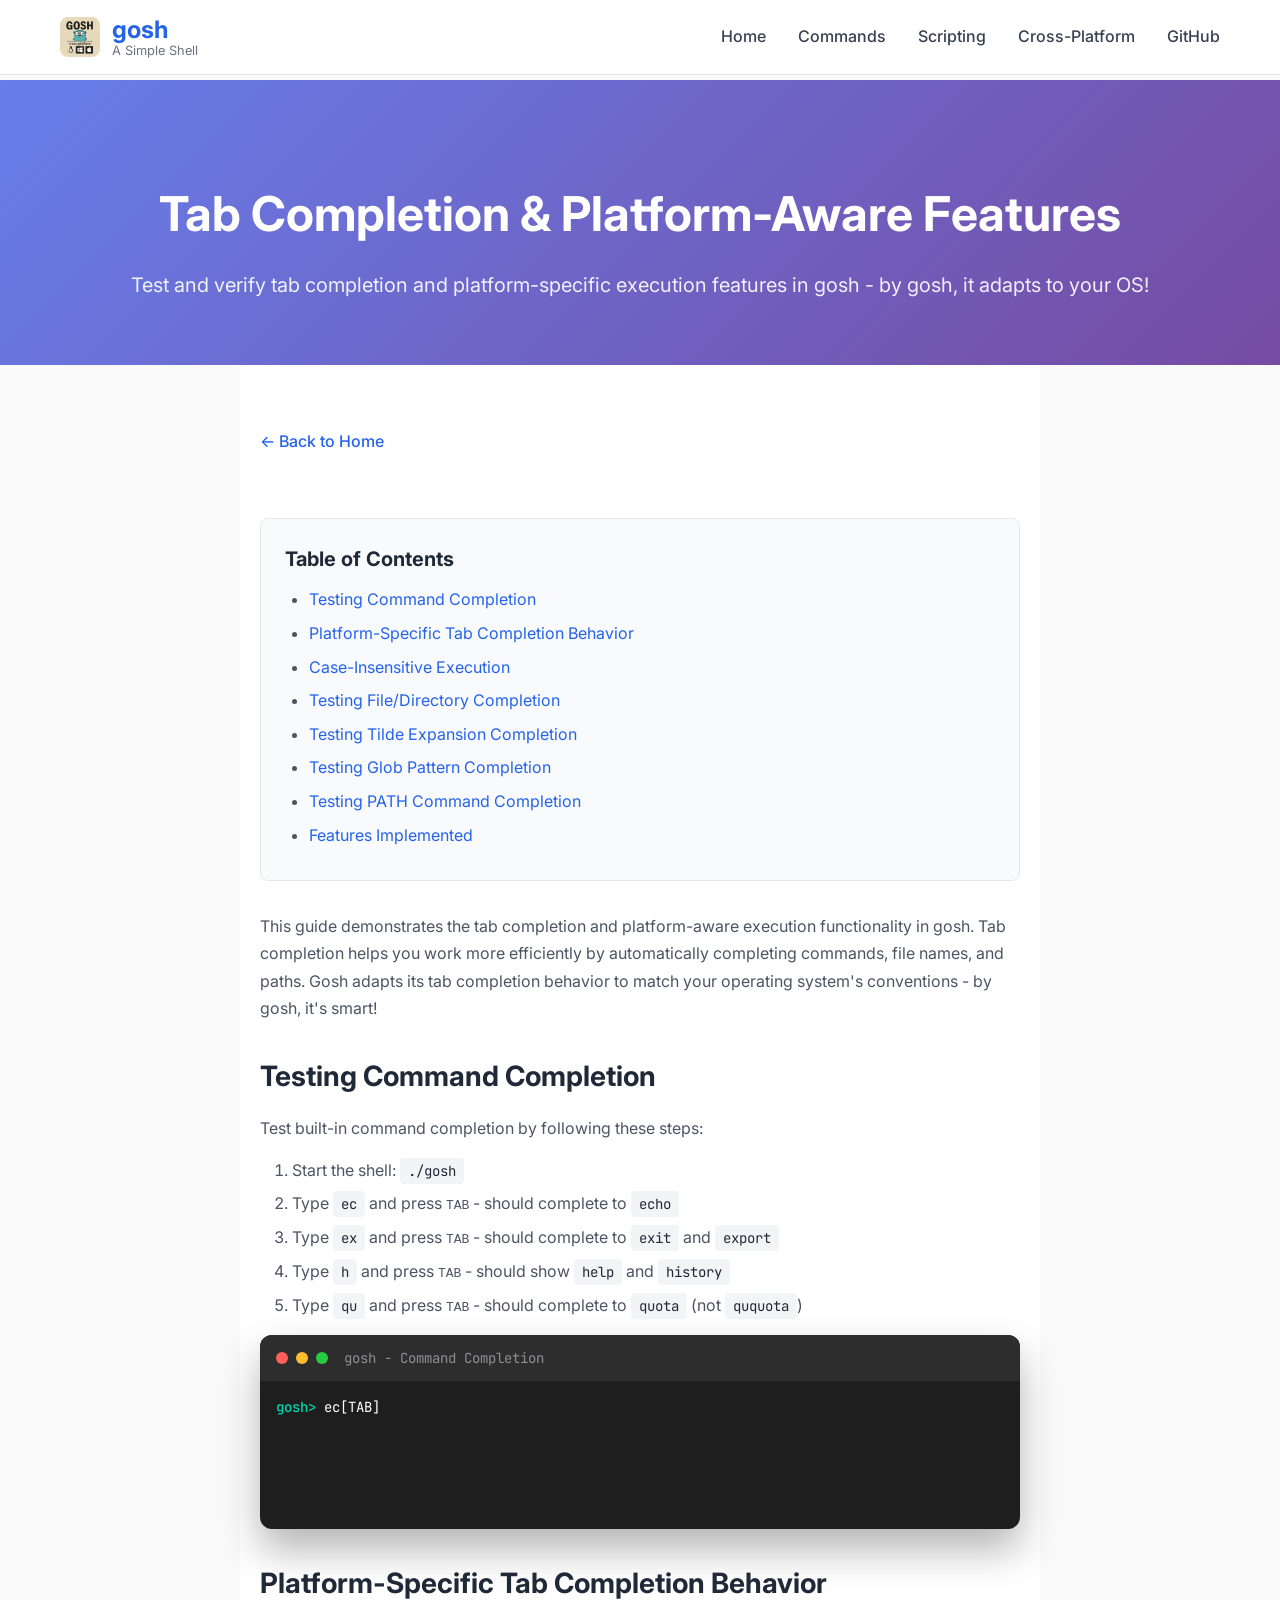
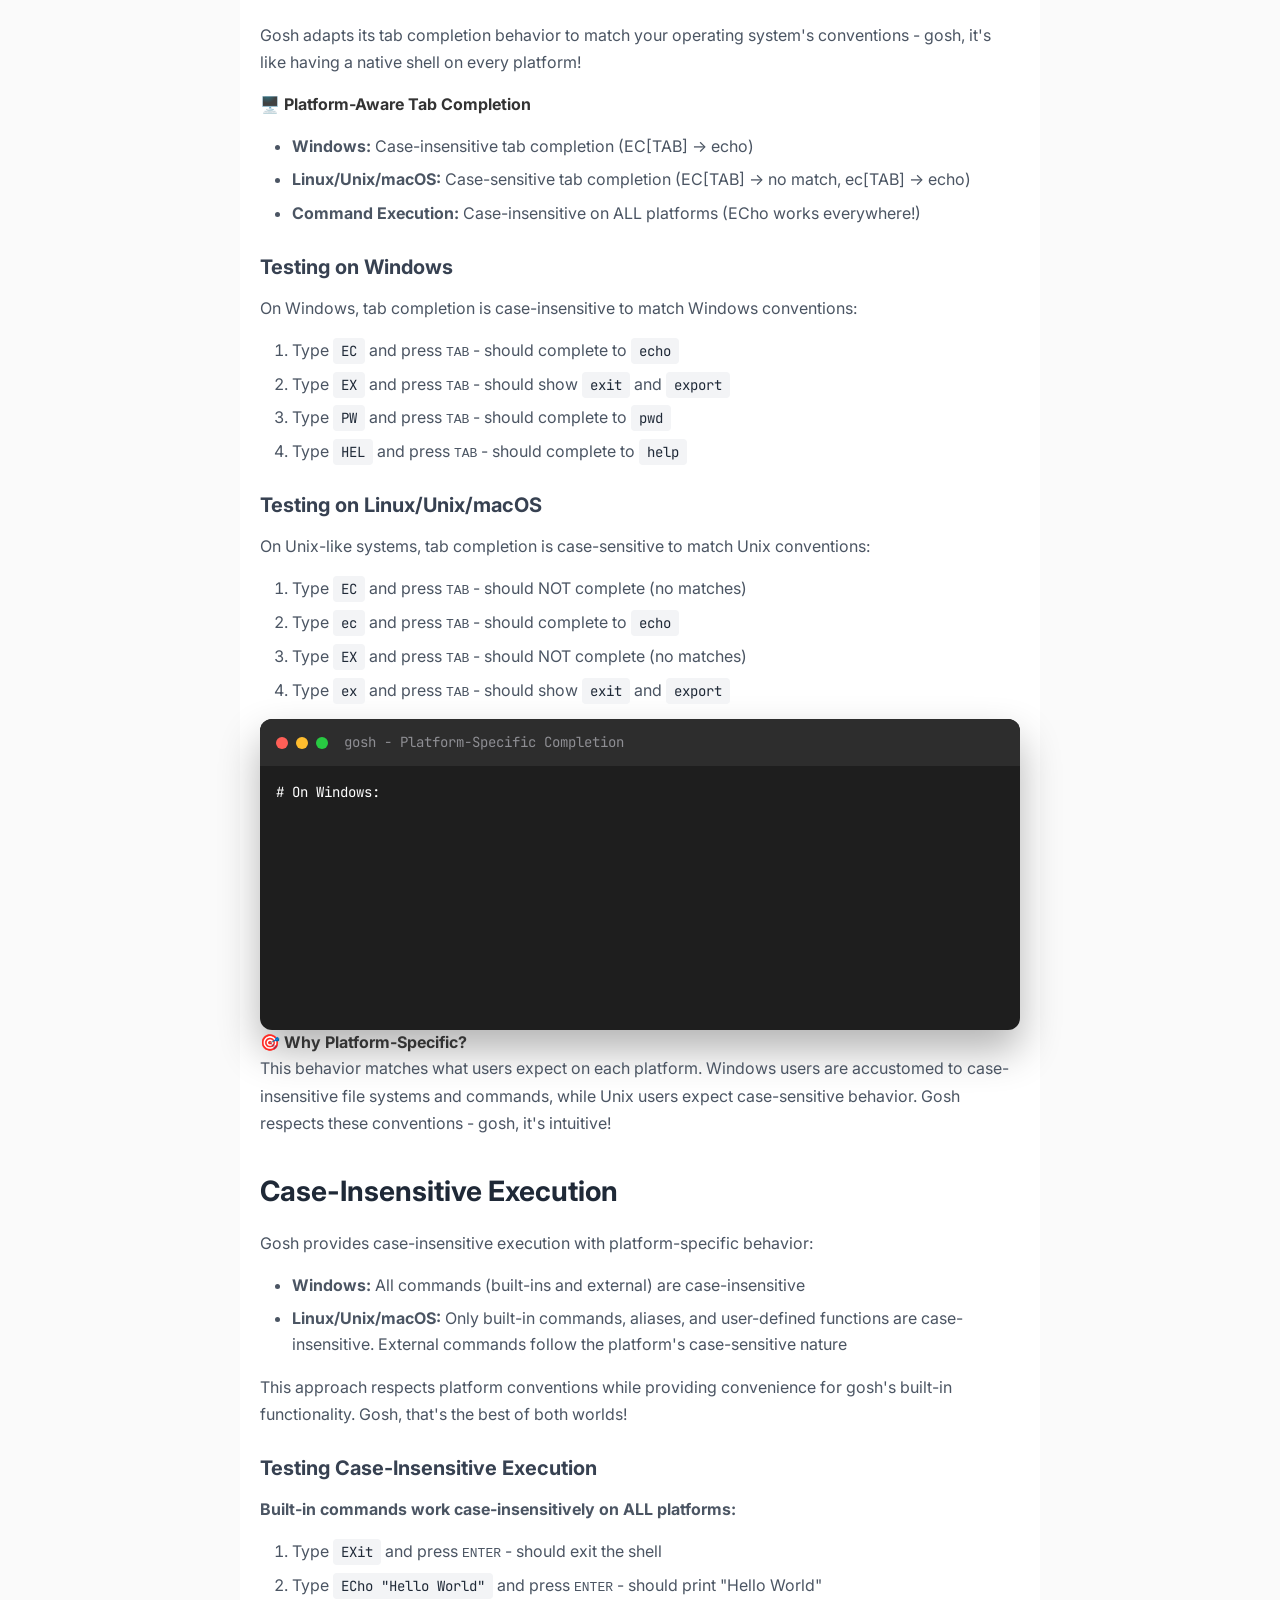
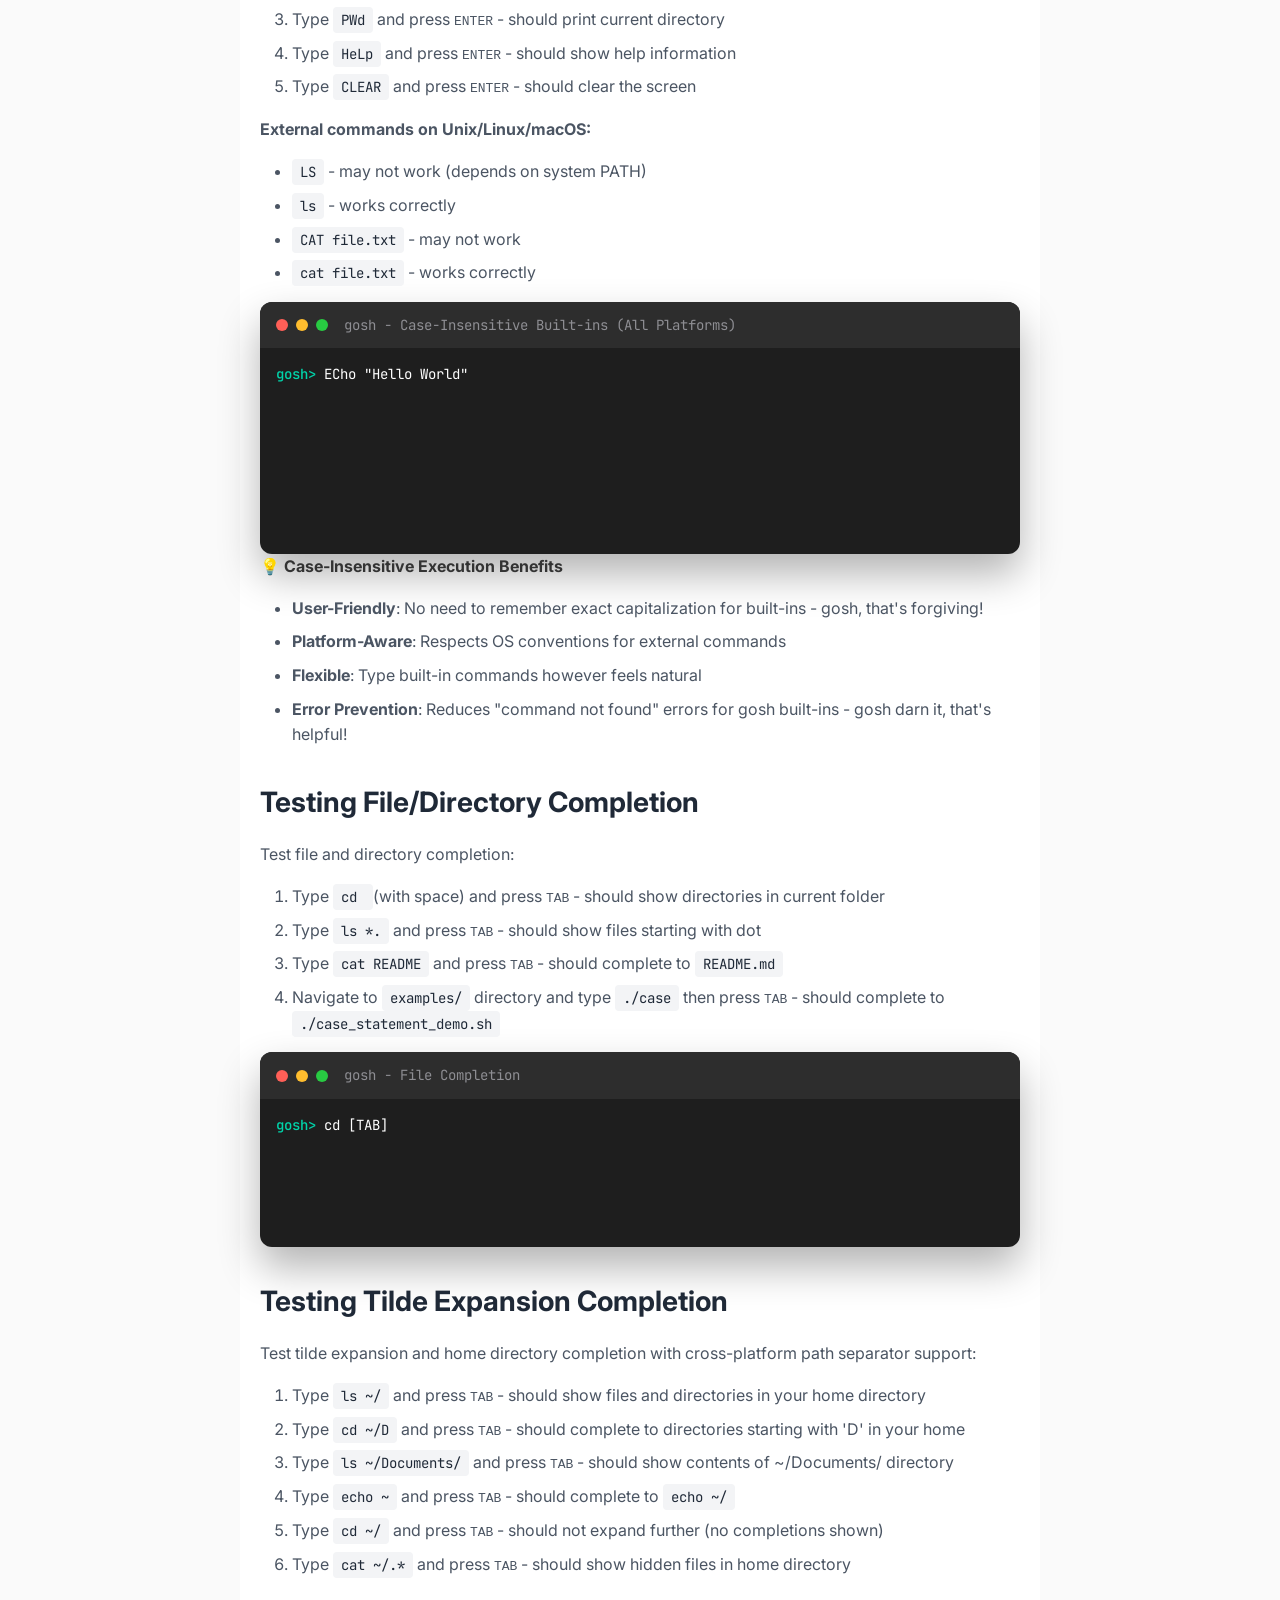
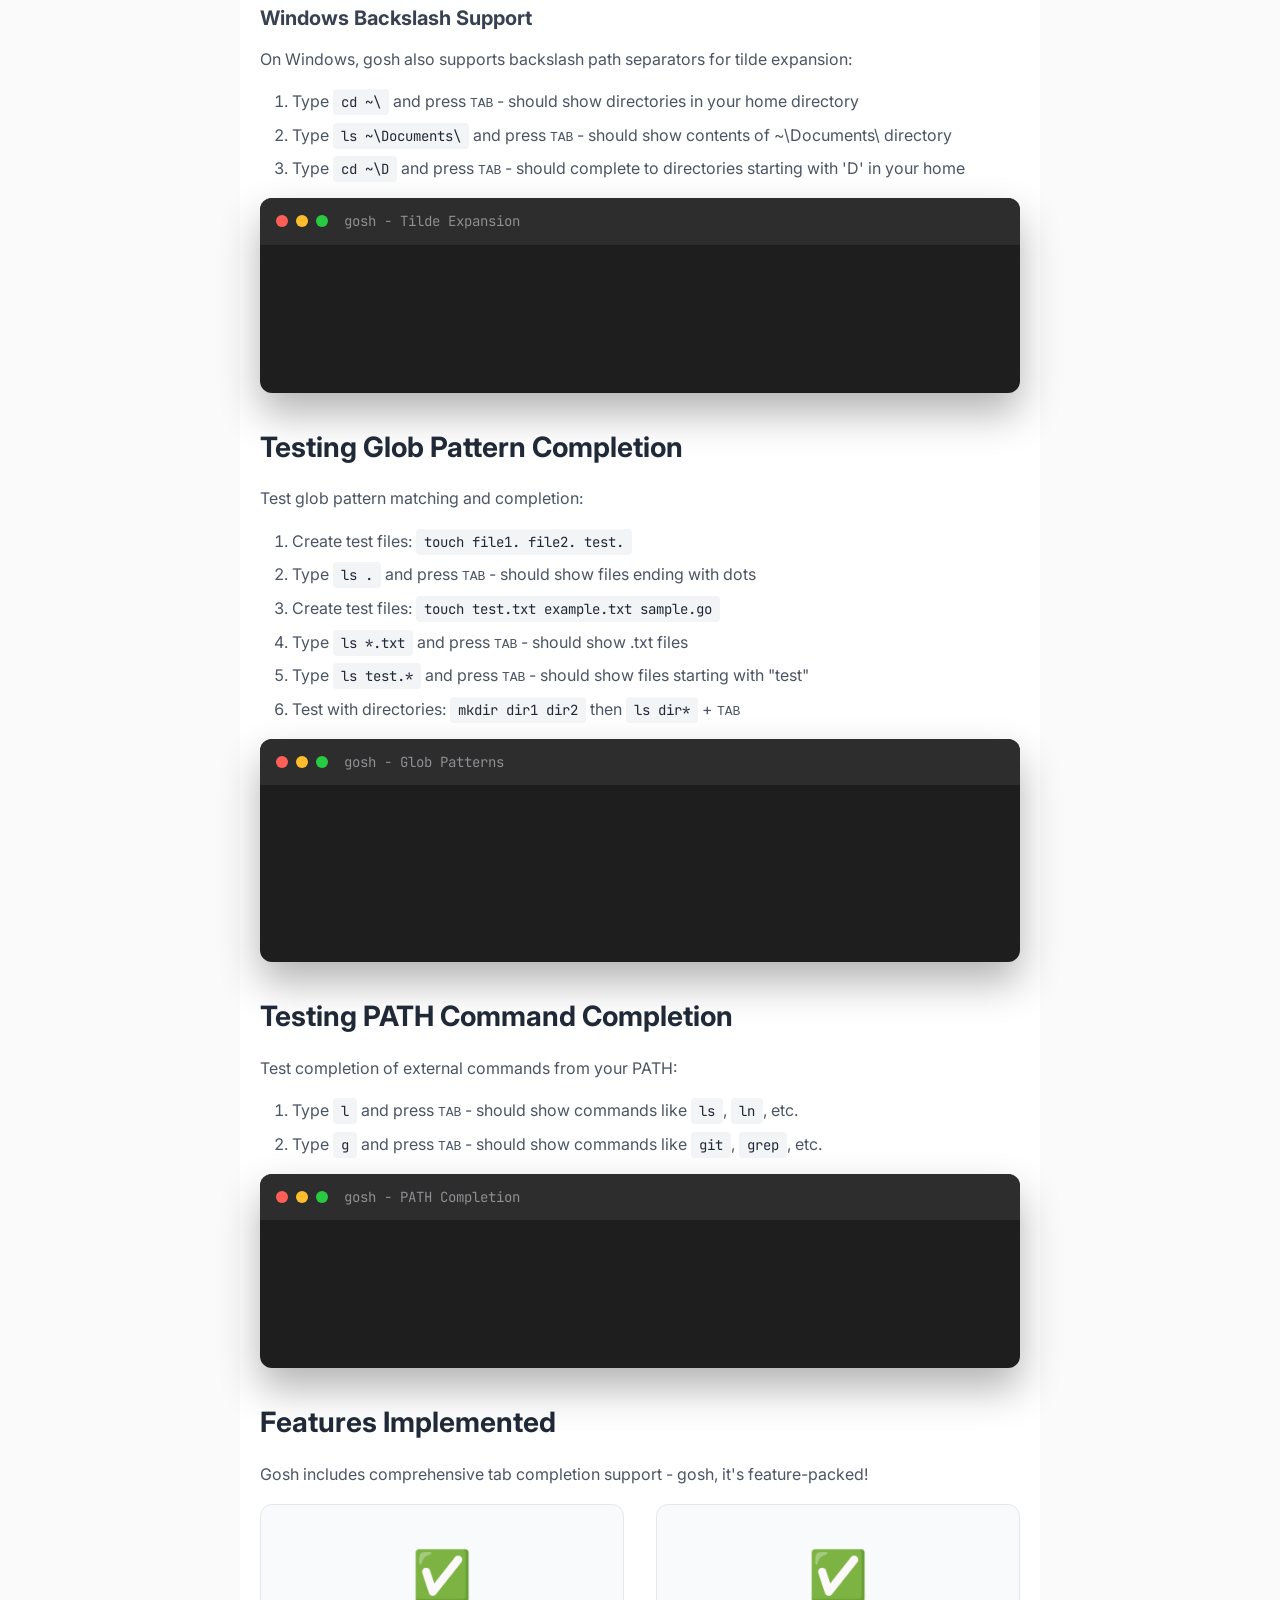
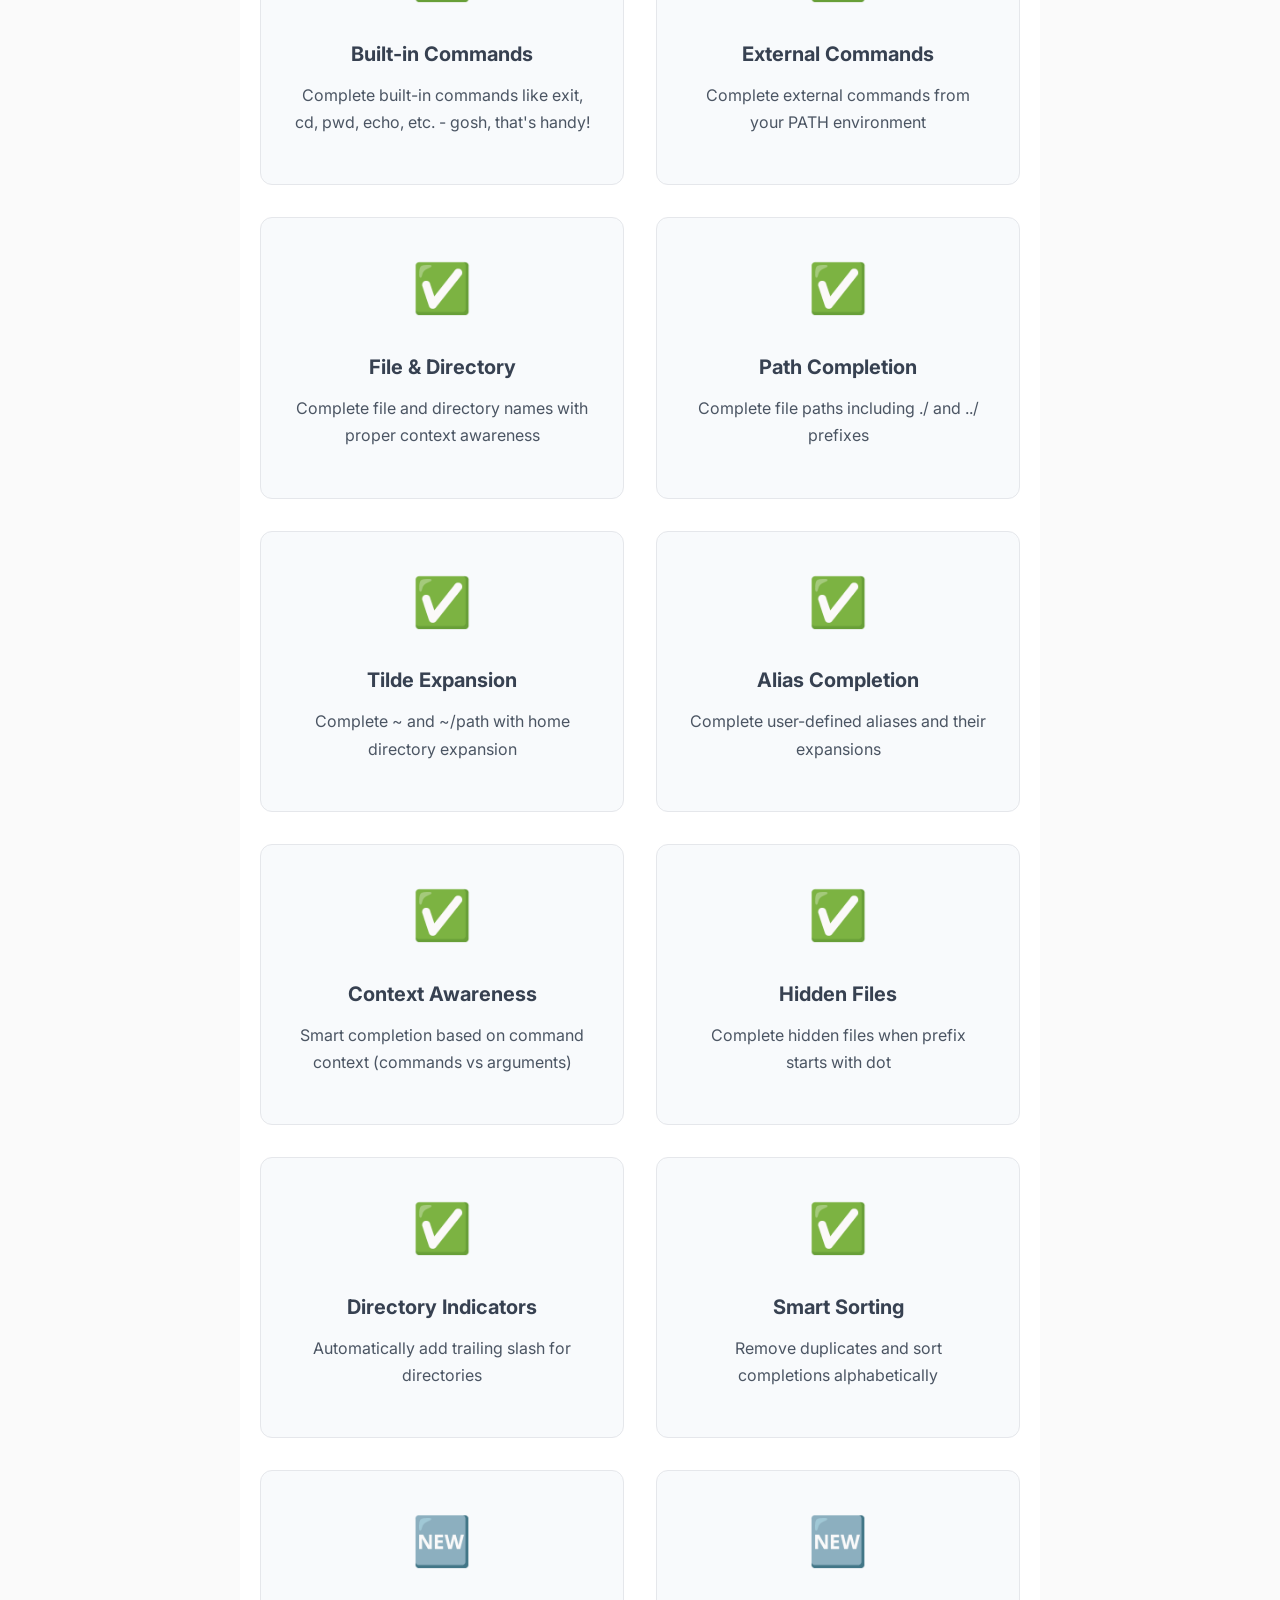
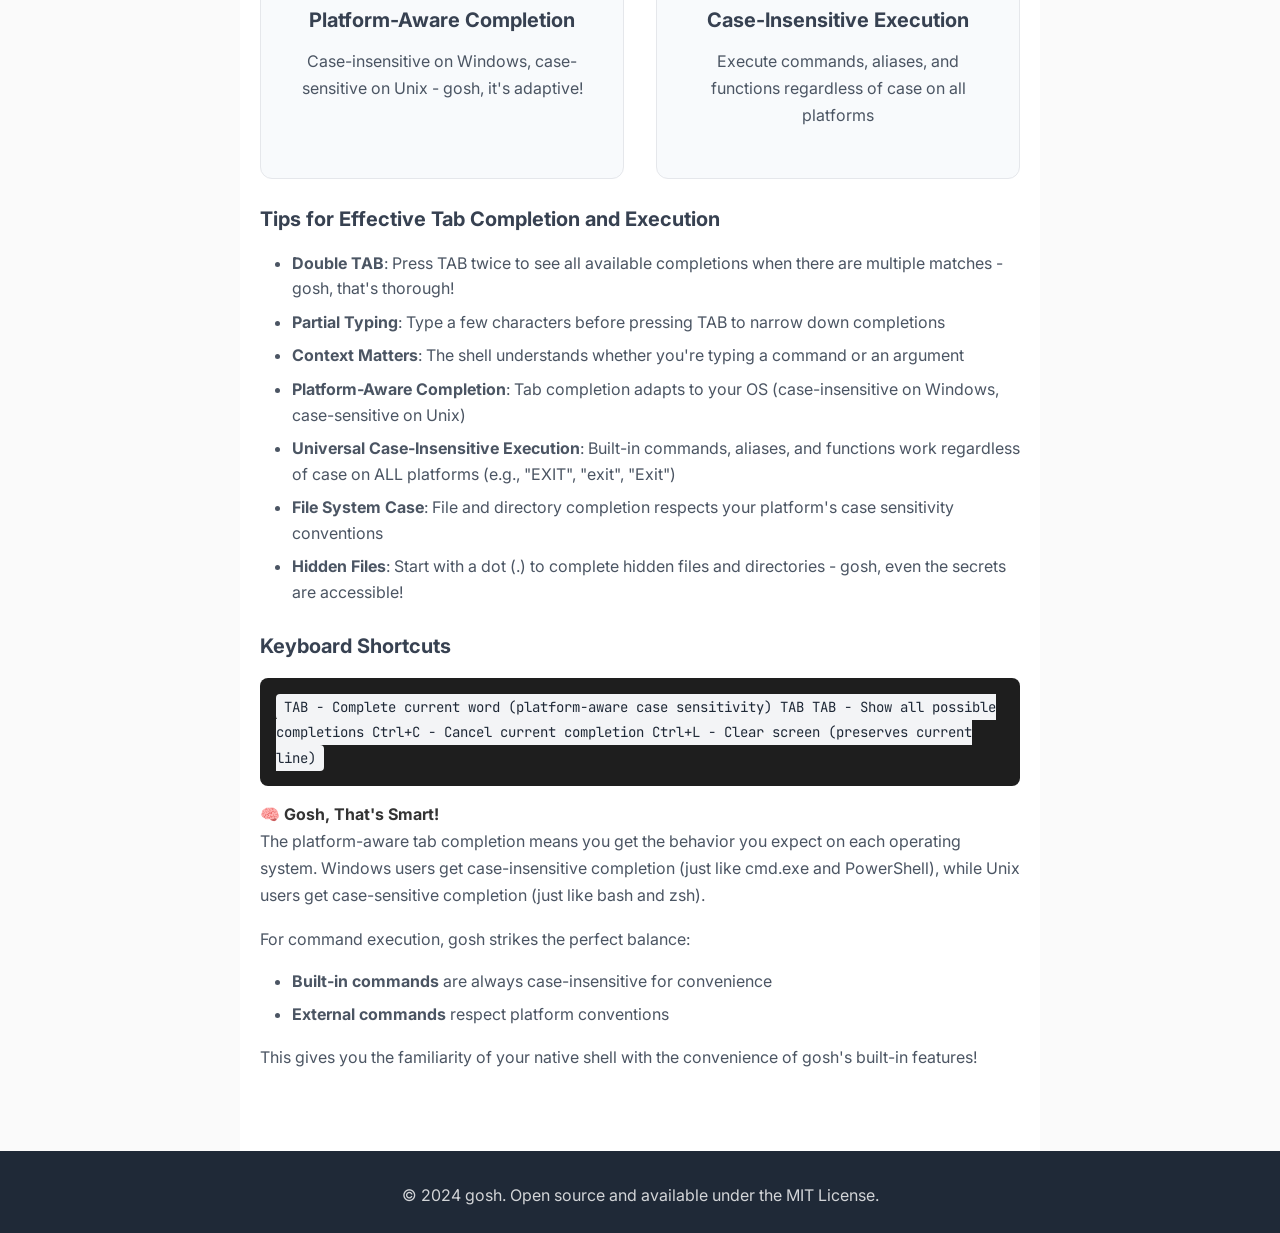
<file: tab-completion.html>
<!DOCTYPE html>
<html lang="en">
<head>
    <meta charset="UTF-8">
    <meta name="viewport" content="width=device-width, initial-scale=1.0">
    <title>Tab Completion & Platform-Aware Features - gosh</title>
    <link rel="stylesheet" href="styles.css">
    <link rel="preconnect" href="https://fonts.googleapis.com">
    <link rel="preconnect" href="https://fonts.gstatic.com" crossorigin>
    <link href="https://fonts.googleapis.com/css2?family=Inter:wght@300;400;500;600;700&family=JetBrains+Mono:wght@400;500&display=swap" rel="stylesheet">
</head>
<body>
    <nav class="navbar">
        <div class="nav-container">
            <div class="nav-brand">
                <img src="images/gosh_logo.png" alt="gosh logo" class="nav-logo">
                <div class="nav-text">
                    <h1><a href="index.html" style="color: inherit; text-decoration: none;">gosh</a></h1>
                    <span class="tagline">A Simple Shell</span>
                </div>
            </div>
            <ul class="nav-menu">
                <li><a href="index.html">Home</a></li>
                <li><a href="command-reference.html">Commands</a></li>
                <li><a href="scripting-guide.html">Scripting</a></li>
                <li><a href="cross-platform.html">Cross-Platform</a></li>
                <li><a href="https://github.com/drewwalton19216801/gosh" target="_blank">GitHub</a></li>
            </ul>
        </div>
    </nav>

    <header class="page-header">
        <div class="container">
            <h1>Tab Completion & Platform-Aware Features</h1>
            <p>Test and verify tab completion and platform-specific execution features in gosh - by gosh, it adapts to your OS!</p>
        </div>
    </header>

    <main class="page-content">
        <a href="index.html" class="back-link">← Back to Home</a>
        
        <div class="toc">
            <h3>Table of Contents</h3>
            <ul>
                <li><a href="#command-completion">Testing Command Completion</a></li>
                <li><a href="#platform-behavior">Platform-Specific Tab Completion Behavior</a></li>
                <li><a href="#case-insensitive">Case-Insensitive Execution</a></li>
                <li><a href="#file-completion">Testing File/Directory Completion</a></li>
                <li><a href="#tilde-expansion">Testing Tilde Expansion Completion</a></li>
                <li><a href="#glob-patterns">Testing Glob Pattern Completion</a></li>
                <li><a href="#path-completion">Testing PATH Command Completion</a></li>
                <li><a href="#features">Features Implemented</a></li>
            </ul>
        </div>

        <p>This guide demonstrates the tab completion and platform-aware execution functionality in gosh. Tab completion helps you work more efficiently by automatically completing commands, file names, and paths. Gosh adapts its tab completion behavior to match your operating system's conventions - by gosh, it's smart!</p>

        <section id="command-completion">
            <h2>Testing Command Completion</h2>
            <p>Test built-in command completion by following these steps:</p>
            
            <ol>
                <li>Start the shell: <code>./gosh</code></li>
                <li>Type <code>ec</code> and press <kbd>TAB</kbd> - should complete to <code>echo</code></li>
                <li>Type <code>ex</code> and press <kbd>TAB</kbd> - should complete to <code>exit</code> and <code>export</code></li>
                <li>Type <code>h</code> and press <kbd>TAB</kbd> - should show <code>help</code> and <code>history</code></li>
                <li>Type <code>qu</code> and press <kbd>TAB</kbd> - should complete to <code>quota</code> (not <code>ququota</code>)</li>
            </ol>

            <div class="terminal">
                <div class="terminal-header">
                    <div class="terminal-buttons">
                        <span class="btn-close"></span>
                        <span class="btn-minimize"></span>
                        <span class="btn-maximize"></span>
                    </div>
                    <div class="terminal-title">gosh - Command Completion</div>
                </div>
                <div class="terminal-body">
                    <div class="terminal-line">
                        <span class="prompt">gosh> </span>
                        <span class="command">ec[TAB]</span>
                    </div>
                    <div class="terminal-line">
                        <span class="prompt">gosh> </span>
                        <span class="command">echo</span>
                    </div>
                    <div class="terminal-line">
                        <span class="prompt">gosh> </span>
                        <span class="command">ex[TAB]</span>
                    </div>
                    <div class="terminal-line output">exit    export</div>
                </div>
            </div>
        </section>

        <section id="platform-behavior">
            <h2>Platform-Specific Tab Completion Behavior</h2>
            <p>Gosh adapts its tab completion behavior to match your operating system's conventions - gosh, it's like having a native shell on every platform!</p>
            
            <div class="info-box">
                <h4>🖥️ Platform-Aware Tab Completion</h4>
                <ul>
                    <li><strong>Windows:</strong> Case-insensitive tab completion (EC[TAB] → echo)</li>
                    <li><strong>Linux/Unix/macOS:</strong> Case-sensitive tab completion (EC[TAB] → no match, ec[TAB] → echo)</li>
                    <li><strong>Command Execution:</strong> Case-insensitive on ALL platforms (ECho works everywhere!)</li>
                </ul>
            </div>

            <h3>Testing on Windows</h3>
            <p>On Windows, tab completion is case-insensitive to match Windows conventions:</p>
            <ol>
                <li>Type <code>EC</code> and press <kbd>TAB</kbd> - should complete to <code>echo</code></li>
                <li>Type <code>EX</code> and press <kbd>TAB</kbd> - should show <code>exit</code> and <code>export</code></li>
                <li>Type <code>PW</code> and press <kbd>TAB</kbd> - should complete to <code>pwd</code></li>
                <li>Type <code>HEL</code> and press <kbd>TAB</kbd> - should complete to <code>help</code></li>
            </ol>

            <h3>Testing on Linux/Unix/macOS</h3>
            <p>On Unix-like systems, tab completion is case-sensitive to match Unix conventions:</p>
            <ol>
                <li>Type <code>EC</code> and press <kbd>TAB</kbd> - should NOT complete (no matches)</li>
                <li>Type <code>ec</code> and press <kbd>TAB</kbd> - should complete to <code>echo</code></li>
                <li>Type <code>EX</code> and press <kbd>TAB</kbd> - should NOT complete (no matches)</li>
                <li>Type <code>ex</code> and press <kbd>TAB</kbd> - should show <code>exit</code> and <code>export</code></li>
            </ol>

            <div class="terminal">
                <div class="terminal-header">
                    <div class="terminal-buttons">
                        <span class="btn-close"></span>
                        <span class="btn-minimize"></span>
                        <span class="btn-maximize"></span>
                    </div>
                    <div class="terminal-title">gosh - Platform-Specific Completion</div>
                </div>
                <div class="terminal-body">
                    <div class="terminal-line">
                        <span class="comment"># On Windows:</span>
                    </div>
                    <div class="terminal-line">
                        <span class="prompt">gosh> </span>
                        <span class="command">EC[TAB]</span>
                    </div>
                    <div class="terminal-line">
                        <span class="prompt">gosh> </span>
                        <span class="command">echo</span>
                    </div>
                    <div class="terminal-line">
                        <span class="comment"># On Linux/Unix/macOS:</span>
                    </div>
                    <div class="terminal-line">
                        <span class="prompt">gosh> </span>
                        <span class="command">EC[TAB]</span>
                    </div>
                    <div class="terminal-line output"># No completion - case sensitive!</div>
                    <div class="terminal-line">
                        <span class="prompt">gosh> </span>
                        <span class="command">ec[TAB]</span>
                    </div>
                    <div class="terminal-line">
                        <span class="prompt">gosh> </span>
                        <span class="command">echo</span>
                    </div>
                </div>
            </div>

            <div class="note">
                <h4>🎯 Why Platform-Specific?</h4>
                <p>This behavior matches what users expect on each platform. Windows users are accustomed to case-insensitive file systems and commands, while Unix users expect case-sensitive behavior. Gosh respects these conventions - gosh, it's intuitive!</p>
            </div>
        </section>

        <section id="case-insensitive">
            <h2>Case-Insensitive Execution</h2>
            <p>Gosh provides case-insensitive execution with platform-specific behavior:</p>
            
            <ul>
                <li><strong>Windows:</strong> All commands (built-ins and external) are case-insensitive</li>
                <li><strong>Linux/Unix/macOS:</strong> Only built-in commands, aliases, and user-defined functions are case-insensitive. External commands follow the platform's case-sensitive nature</li>
            </ul>
            
            <p>This approach respects platform conventions while providing convenience for gosh's built-in functionality. Gosh, that's the best of both worlds!</p>
            
            <h3>Testing Case-Insensitive Execution</h3>
            <p><strong>Built-in commands work case-insensitively on ALL platforms:</strong></p>
            <ol>
                <li>Type <code>EXit</code> and press <kbd>ENTER</kbd> - should exit the shell</li>
                <li>Type <code>ECho "Hello World"</code> and press <kbd>ENTER</kbd> - should print "Hello World"</li>
                <li>Type <code>PWd</code> and press <kbd>ENTER</kbd> - should print current directory</li>
                <li>Type <code>HeLp</code> and press <kbd>ENTER</kbd> - should show help information</li>
                <li>Type <code>CLEAR</code> and press <kbd>ENTER</kbd> - should clear the screen</li>
            </ol>
            
            <p><strong>External commands on Unix/Linux/macOS:</strong></p>
            <ul>
                <li><code>LS</code> - may not work (depends on system PATH)</li>
                <li><code>ls</code> - works correctly</li>
                <li><code>CAT file.txt</code> - may not work</li>
                <li><code>cat file.txt</code> - works correctly</li>
            </ul>

            <div class="terminal">
                <div class="terminal-header">
                    <div class="terminal-buttons">
                        <span class="btn-close"></span>
                        <span class="btn-minimize"></span>
                        <span class="btn-maximize"></span>
                    </div>
                    <div class="terminal-title">gosh - Case-Insensitive Built-ins (All Platforms)</div>
                </div>
                <div class="terminal-body">
                    <div class="terminal-line">
                        <span class="prompt">gosh> </span>
                        <span class="command">ECho "Hello World"</span>
                    </div>
                    <div class="terminal-line output">Hello World</div>
                    <div class="terminal-line">
                        <span class="prompt">gosh> </span>
                        <span class="command">PWd</span>
                    </div>
                    <div class="terminal-line output">/Users/user/Projects/go/gosh</div>
                    <div class="terminal-line">
                        <span class="prompt">gosh> </span>
                        <span class="command">HeLp</span>
                    </div>
                    <div class="terminal-line output">Available commands: cd, echo, exit, help, pwd...</div>
                </div>
            </div>

            <div class="info-box">
                <h4>💡 Case-Insensitive Execution Benefits</h4>
                <ul>
                    <li><strong>User-Friendly</strong>: No need to remember exact capitalization for built-ins - gosh, that's forgiving!</li>
                    <li><strong>Platform-Aware</strong>: Respects OS conventions for external commands</li>
                    <li><strong>Flexible</strong>: Type built-in commands however feels natural</li>
                    <li><strong>Error Prevention</strong>: Reduces "command not found" errors for gosh built-ins - gosh darn it, that's helpful!</li>
                </ul>
            </div>
        </section>

        <section id="file-completion">
            <h2>Testing File/Directory Completion</h2>
            <p>Test file and directory completion:</p>
            
            <ol>
                <li>Type <code>cd </code> (with space) and press <kbd>TAB</kbd> - should show directories in current folder</li>
                <li>Type <code>ls *.</code> and press <kbd>TAB</kbd> - should show files starting with dot</li>
                <li>Type <code>cat README</code> and press <kbd>TAB</kbd> - should complete to <code>README.md</code></li>
                <li>Navigate to <code>examples/</code> directory and type <code>./case</code> then press <kbd>TAB</kbd> - should complete to <code>./case_statement_demo.sh</code></li>
            </ol>

            <div class="terminal">
                <div class="terminal-header">
                    <div class="terminal-buttons">
                        <span class="btn-close"></span>
                        <span class="btn-minimize"></span>
                        <span class="btn-maximize"></span>
                    </div>
                    <div class="terminal-title">gosh - File Completion</div>
                </div>
                <div class="terminal-body">
                    <div class="terminal-line">
                        <span class="prompt">gosh> </span>
                        <span class="command">cd [TAB]</span>
                    </div>
                    <div class="terminal-line output">doc/    examples/</div>
                    <div class="terminal-line">
                        <span class="prompt">gosh> </span>
                        <span class="command">cat README[TAB]</span>
                    </div>
                    <div class="terminal-line">
                        <span class="prompt">gosh> </span>
                        <span class="command">cat README.md</span>
                    </div>
                </div>
            </div>
        </section>

        <section id="tilde-expansion">
            <h2>Testing Tilde Expansion Completion</h2>
            <p>Test tilde expansion and home directory completion with cross-platform path separator support:</p>
            
            <ol>
                <li>Type <code>ls ~/</code> and press <kbd>TAB</kbd> - should show files and directories in your home directory</li>
                <li>Type <code>cd ~/D</code> and press <kbd>TAB</kbd> - should complete to directories starting with 'D' in your home</li>
                <li>Type <code>ls ~/Documents/</code> and press <kbd>TAB</kbd> - should show contents of ~/Documents/ directory</li>
                <li>Type <code>echo ~</code> and press <kbd>TAB</kbd> - should complete to <code>echo ~/</code></li>
                <li>Type <code>cd ~/</code> and press <kbd>TAB</kbd> - should not expand further (no completions shown)</li>
                <li>Type <code>cat ~/.*</code> and press <kbd>TAB</kbd> - should show hidden files in home directory</li>
            </ol>

            <h3>Windows Backslash Support</h3>
            <p>On Windows, gosh also supports backslash path separators for tilde expansion:</p>
            <ol>
                <li>Type <code>cd ~\</code> and press <kbd>TAB</kbd> - should show directories in your home directory</li>
                <li>Type <code>ls ~\Documents\</code> and press <kbd>TAB</kbd> - should show contents of ~\Documents\ directory</li>
                <li>Type <code>cd ~\D</code> and press <kbd>TAB</kbd> - should complete to directories starting with 'D' in your home</li>
            </ol>

            <div class="terminal">
                <div class="terminal-header">
                    <div class="terminal-buttons">
                        <span class="btn-close"></span>
                        <span class="btn-minimize"></span>
                        <span class="btn-maximize"></span>
                    </div>
                    <div class="terminal-title">gosh - Tilde Expansion</div>
                </div>
                <div class="terminal-body">
                    <div class="terminal-line">
                        <span class="prompt">gosh> </span>
                        <span class="command">ls ~/[TAB]</span>
                    </div>
                    <div class="terminal-line output">Desktop/    Documents/    Downloads/    Pictures/</div>
                    <div class="terminal-line">
                        <span class="prompt">gosh> </span>
                        <span class="command">cd ~/D[TAB]</span>
                    </div>
                    <div class="terminal-line output">Desktop/    Documents/    Downloads/</div>
                </div>
            </div>
        </section>

        <section id="glob-patterns">
            <h2>Testing Glob Pattern Completion</h2>
            <p>Test glob pattern matching and completion:</p>
            
            <ol>
                <li>Create test files: <code>touch file1. file2. test.</code></li>
                <li>Type <code>ls .</code> and press <kbd>TAB</kbd> - should show files ending with dots</li>
                <li>Create test files: <code>touch test.txt example.txt sample.go</code></li>
                <li>Type <code>ls *.txt</code> and press <kbd>TAB</kbd> - should show .txt files</li>
                <li>Type <code>ls test.*</code> and press <kbd>TAB</kbd> - should show files starting with "test"</li>
                <li>Test with directories: <code>mkdir dir1 dir2</code> then <code>ls dir*</code> + <kbd>TAB</kbd></li>
            </ol>

            <div class="terminal">
                <div class="terminal-header">
                    <div class="terminal-buttons">
                        <span class="btn-close"></span>
                        <span class="btn-minimize"></span>
                        <span class="btn-maximize"></span>
                    </div>
                    <div class="terminal-title">gosh - Glob Patterns</div>
                </div>
                <div class="terminal-body">
                    <div class="terminal-line">
                        <span class="prompt">gosh> </span>
                        <span class="command">touch test.txt example.txt sample.go</span>
                    </div>
                    <div class="terminal-line">
                        <span class="prompt">gosh> </span>
                        <span class="command">ls *.txt[TAB]</span>
                    </div>
                    <div class="terminal-line output">example.txt    test.txt</div>
                    <div class="terminal-line">
                        <span class="prompt">gosh> </span>
                        <span class="command">ls test.*[TAB]</span>
                    </div>
                    <div class="terminal-line output">test.txt</div>
                </div>
            </div>
        </section>

        <section id="path-completion">
            <h2>Testing PATH Command Completion</h2>
            <p>Test completion of external commands from your PATH:</p>
            
            <ol>
                <li>Type <code>l</code> and press <kbd>TAB</kbd> - should show commands like <code>ls</code>, <code>ln</code>, etc.</li>
                <li>Type <code>g</code> and press <kbd>TAB</kbd> - should show commands like <code>git</code>, <code>grep</code>, etc.</li>
            </ol>

            <div class="terminal">
                <div class="terminal-header">
                    <div class="terminal-buttons">
                        <span class="btn-close"></span>
                        <span class="btn-minimize"></span>
                        <span class="btn-maximize"></span>
                    </div>
                    <div class="terminal-title">gosh - PATH Completion</div>
                </div>
                <div class="terminal-body">
                    <div class="terminal-line">
                        <span class="prompt">gosh> </span>
                        <span class="command">l[TAB]</span>
                    </div>
                    <div class="terminal-line output">ls    ln    less    locate</div>
                    <div class="terminal-line">
                        <span class="prompt">gosh> </span>
                        <span class="command">g[TAB]</span>
                    </div>
                    <div class="terminal-line output">git    grep    gunzip    gzip</div>
                </div>
            </div>
        </section>

        <section id="features">
            <h2>Features Implemented</h2>
            <p>Gosh includes comprehensive tab completion support - gosh, it's feature-packed!</p>
            
            <div class="features-grid">
                <div class="feature-card">
                    <div class="feature-icon">✅</div>
                    <h3>Built-in Commands</h3>
                    <p>Complete built-in commands like exit, cd, pwd, echo, etc. - gosh, that's handy!</p>
                </div>
                <div class="feature-card">
                    <div class="feature-icon">✅</div>
                    <h3>External Commands</h3>
                    <p>Complete external commands from your PATH environment</p>
                </div>
                <div class="feature-card">
                    <div class="feature-icon">✅</div>
                    <h3>File & Directory</h3>
                    <p>Complete file and directory names with proper context awareness</p>
                </div>
                <div class="feature-card">
                    <div class="feature-icon">✅</div>
                    <h3>Path Completion</h3>
                    <p>Complete file paths including ./ and ../ prefixes</p>
                </div>
                <div class="feature-card">
                    <div class="feature-icon">✅</div>
                    <h3>Tilde Expansion</h3>
                    <p>Complete ~ and ~/path with home directory expansion</p>
                </div>
                <div class="feature-card">
                    <div class="feature-icon">✅</div>
                    <h3>Alias Completion</h3>
                    <p>Complete user-defined aliases and their expansions</p>
                </div>
                <div class="feature-card">
                    <div class="feature-icon">✅</div>
                    <h3>Context Awareness</h3>
                    <p>Smart completion based on command context (commands vs arguments)</p>
                </div>
                <div class="feature-card">
                    <div class="feature-icon">✅</div>
                    <h3>Hidden Files</h3>
                    <p>Complete hidden files when prefix starts with dot</p>
                </div>
                <div class="feature-card">
                    <div class="feature-icon">✅</div>
                    <h3>Directory Indicators</h3>
                    <p>Automatically add trailing slash for directories</p>
                </div>
                <div class="feature-card">
                    <div class="feature-icon">✅</div>
                    <h3>Smart Sorting</h3>
                    <p>Remove duplicates and sort completions alphabetically</p>
                </div>
                <div class="feature-card">
                    <div class="feature-icon">🆕</div>
                    <h3>Platform-Aware Completion</h3>
                    <p>Case-insensitive on Windows, case-sensitive on Unix - gosh, it's adaptive!</p>
                </div>
                <div class="feature-card">
                    <div class="feature-icon">🆕</div>
                    <h3>Case-Insensitive Execution</h3>
                    <p>Execute commands, aliases, and functions regardless of case on all platforms</p>
                </div>
            </div>

            <h3>Tips for Effective Tab Completion and Execution</h3>
            <ul>
                <li><strong>Double TAB</strong>: Press TAB twice to see all available completions when there are multiple matches - gosh, that's thorough!</li>
                <li><strong>Partial Typing</strong>: Type a few characters before pressing TAB to narrow down completions</li>
                <li><strong>Context Matters</strong>: The shell understands whether you're typing a command or an argument</li>
                <li><strong>Platform-Aware Completion</strong>: Tab completion adapts to your OS (case-insensitive on Windows, case-sensitive on Unix)</li>
                <li><strong>Universal Case-Insensitive Execution</strong>: Built-in commands, aliases, and functions work regardless of case on ALL platforms (e.g., "EXIT", "exit", "Exit")</li>
                <li><strong>File System Case</strong>: File and directory completion respects your platform's case sensitivity conventions</li>
                <li><strong>Hidden Files</strong>: Start with a dot (.) to complete hidden files and directories - gosh, even the secrets are accessible!</li>
            </ul>

            <h3>Keyboard Shortcuts</h3>
            <div class="code-block">
                <code>TAB        - Complete current word (platform-aware case sensitivity)
TAB TAB    - Show all possible completions
Ctrl+C     - Cancel current completion
Ctrl+L     - Clear screen (preserves current line)</code>
            </div>

            <div class="note">
                <h4>🧠 Gosh, That's Smart!</h4>
                <p>The platform-aware tab completion means you get the behavior you expect on each operating system. Windows users get case-insensitive completion (just like cmd.exe and PowerShell), while Unix users get case-sensitive completion (just like bash and zsh).</p>
                <p>For command execution, gosh strikes the perfect balance:</p>
                <ul>
                    <li><strong>Built-in commands</strong> are always case-insensitive for convenience</li>
                    <li><strong>External commands</strong> respect platform conventions</li>
                </ul>
                <p>This gives you the familiarity of your native shell with the convenience of gosh's built-in features!</p>
            </div>
        </section>
    </main>

    <footer class="footer">
        <div class="container">
            <p>&copy; 2024 gosh. Open source and available under the MIT License.</p>
        </div>
    </footer>

    <script src="script.js"></script>
</body>
</html>
</file>
<file: styles.css>
/* Reset and base styles */
* {
    margin: 0;
    padding: 0;
    box-sizing: border-box;
}

body {
    font-family: 'Inter', -apple-system, BlinkMacSystemFont, 'Segoe UI', Roboto, sans-serif;
    line-height: 1.6;
    color: #333;
    background-color: #fafafa;
}

.container {
    max-width: 1200px;
    margin: 0 auto;
    padding: 0 20px;
}

/* Navigation */
.navbar {
    background: rgba(255, 255, 255, 0.95);
    backdrop-filter: blur(10px);
    border-bottom: 1px solid #e5e5e5;
    position: fixed;
    top: 0;
    left: 0;
    right: 0;
    z-index: 1000;
    padding: 1rem 0;
}

.nav-container {
    max-width: 1200px;
    margin: 0 auto;
    padding: 0 20px;
    display: flex;
    justify-content: space-between;
    align-items: center;
}

.nav-brand {
    display: flex;
    align-items: center;
    gap: 0.75rem;
}

.nav-logo {
    width: 40px;
    height: 40px;
    border-radius: 8px;
    object-fit: contain;
}

.nav-text {
    display: flex;
    flex-direction: column;
}

.nav-brand h1 {
    font-size: 1.5rem;
    font-weight: 700;
    color: #2563eb;
    margin: 0;
    line-height: 1.2;
}

.nav-brand .tagline {
    font-size: 0.8rem;
    color: #6b7280;
    font-weight: 400;
    line-height: 1;
}

.nav-menu {
    display: flex;
    list-style: none;
    gap: 2rem;
}

.nav-menu a {
    text-decoration: none;
    color: #374151;
    font-weight: 500;
    transition: color 0.2s;
}

.nav-menu a:hover {
    color: #2563eb;
}

/* Hero section */
.hero {
    margin-top: 80px;
    padding: 4rem 0;
    background: linear-gradient(135deg, #667eea 0%, #764ba2 100%);
    color: white;
    display: flex;
    flex-direction: column;
    align-items: center;
    min-height: 70vh;
}

.hero-content {
    max-width: 1200px;
    margin: 0 auto;
    padding: 0 20px;
    display: grid;
    grid-template-columns: 1fr 1fr;
    gap: 4rem;
    align-items: center;
    width: 100%;
}

.hero-terminal-mobile {
    display: none;
    width: 100%;
    margin-top: 2rem;
}

.hero-title {
    font-size: 4rem;
    font-weight: 700;
    margin-bottom: 1rem;
    background: linear-gradient(45deg, #fff, #e0e7ff);
    -webkit-background-clip: text;
    -webkit-text-fill-color: transparent;
    background-clip: text;
}

.hero-subtitle {
    font-size: 1.25rem;
    margin-bottom: 1rem;
    opacity: 0.9;
}

.hero-description {
    font-size: 1rem;
    margin-bottom: 2rem;
    opacity: 0.8;
}

.hero-buttons {
    display: flex;
    gap: 1rem;
}

.btn {
    display: inline-block;
    padding: 0.75rem 1.5rem;
    border-radius: 8px;
    text-decoration: none;
    font-weight: 500;
    transition: all 0.2s;
    border: 2px solid transparent;
}

.btn-primary {
    background: white;
    color: #2563eb;
}

.btn-primary:hover {
    background: #f8fafc;
    transform: translateY(-2px);
}

.btn-secondary {
    background: transparent;
    color: white;
    border-color: rgba(255, 255, 255, 0.3);
}

.btn-secondary:hover {
    background: rgba(255, 255, 255, 0.1);
    border-color: rgba(255, 255, 255, 0.5);
}

/* Terminal mockup */
.terminal {
    background: #1e1e1e;
    border-radius: 12px;
    overflow: hidden;
    box-shadow: 0 20px 40px rgba(0, 0, 0, 0.3);
    font-family: 'JetBrains Mono', 'Monaco', 'Consolas', monospace;
}

.terminal-header {
    background: #2d2d2d;
    padding: 0.75rem 1rem;
    display: flex;
    align-items: center;
    gap: 1rem;
}

.terminal-buttons {
    display: flex;
    gap: 0.5rem;
}

.terminal-buttons span {
    width: 12px;
    height: 12px;
    border-radius: 50%;
}

.btn-close {
    background: #ff5f57;
}

.btn-minimize {
    background: #ffbd2e;
}

.btn-maximize {
    background: #28ca42;
}

.terminal-title {
    color: #8e8e93;
    font-size: 0.875rem;
}

.terminal-body {
    padding: 1rem;
    color: #ffffff;
    font-size: 0.875rem;
    line-height: 1.5;
}

.terminal-line {
    margin-bottom: 0.5rem;
}

.prompt {
    color: #00d4aa;
    font-weight: 500;
}

.command {
    color: #ffffff;
}

.output {
    color: #8e8e93;
    margin-left: 0;
}

.cursor {
    background: #00d4aa;
    animation: blink 1s infinite;
}

@keyframes blink {
    0%, 50% { opacity: 1; }
    51%, 100% { opacity: 0; }
}

/* Features section */
.features {
    padding: 5rem 0;
    background: white;
}

.features h2 {
    text-align: center;
    font-size: 2.5rem;
    margin-bottom: 3rem;
    color: #1f2937;
}

.features-grid {
    display: grid;
    grid-template-columns: repeat(auto-fit, minmax(300px, 1fr));
    gap: 2rem;
}

.feature-card {
    background: #f8fafc;
    padding: 2rem;
    border-radius: 12px;
    text-align: center;
    transition: transform 0.2s, box-shadow 0.2s;
    border: 1px solid #e5e7eb;
}

.feature-card:hover {
    transform: translateY(-4px);
    box-shadow: 0 10px 30px rgba(0, 0, 0, 0.1);
}

.feature-icon {
    font-size: 3rem;
    margin-bottom: 1rem;
}

.feature-card h3 {
    font-size: 1.25rem;
    margin-bottom: 1rem;
    color: #1f2937;
}

.feature-card p {
    color: #6b7280;
    line-height: 1.6;
}

/* Getting started section */
.getting-started {
    padding: 5rem 0;
    background: #f9fafb;
}

.getting-started h2 {
    text-align: center;
    font-size: 2.5rem;
    margin-bottom: 3rem;
    color: #1f2937;
}

.getting-started-content {
    max-width: 800px;
    margin: 0 auto;
}

.step {
    display: flex;
    gap: 2rem;
    margin-bottom: 3rem;
    align-items: flex-start;
}

.step-number {
    background: #2563eb;
    color: white;
    width: 3rem;
    height: 3rem;
    border-radius: 50%;
    display: flex;
    align-items: center;
    justify-content: center;
    font-weight: 600;
    font-size: 1.25rem;
    flex-shrink: 0;
}

.step-content h3 {
    font-size: 1.5rem;
    margin-bottom: 1rem;
    color: #1f2937;
}

.step-content p {
    color: #6b7280;
    margin-top: 0.5rem;
    font-style: italic;
}

.code-block {
    background: #1e1e1e;
    color: #ffffff;
    padding: 1rem;
    border-radius: 8px;
    font-family: 'JetBrains Mono', monospace;
    margin: 1rem 0;
    overflow-x: auto;
}

.code-block code {
    color: #00d4aa;
}

/* Documentation section */
.documentation {
    padding: 5rem 0;
    background: white;
}

.documentation h2 {
    text-align: center;
    font-size: 2.5rem;
    margin-bottom: 3rem;
    color: #1f2937;
}

.docs-grid {
    display: grid;
    grid-template-columns: repeat(auto-fit, minmax(280px, 1fr));
    gap: 2rem;
}

.doc-card {
    background: #f8fafc;
    padding: 2rem;
    border-radius: 12px;
    text-decoration: none;
    color: inherit;
    transition: all 0.2s;
    border: 1px solid #e5e7eb;
    display: block;
}

.doc-card:hover {
    transform: translateY(-4px);
    box-shadow: 0 10px 30px rgba(0, 0, 0, 0.1);
    border-color: #2563eb;
}

.doc-icon {
    font-size: 2.5rem;
    margin-bottom: 1rem;
}

.doc-card h3 {
    font-size: 1.25rem;
    margin-bottom: 1rem;
    color: #1f2937;
}

.doc-card p {
    color: #6b7280;
    line-height: 1.6;
}

/* Footer */
.footer {
    background: #1f2937;
    color: white;
    padding: 2rem 0;
    text-align: center;
}

.footer p {
    opacity: 0.8;
}

/* Responsive design */
@media (max-width: 768px) {
    .nav-menu {
        display: none;
    }
    
    .hero {
        padding: 2rem 0;
        min-height: auto;
    }
    
    .hero-content {
        grid-template-columns: 1fr;
        text-align: center;
        gap: 2rem;
        padding: 0 15px;
    }
    
    .hero-code {
        display: none;
    }
    
    .hero-terminal-mobile {
        display: block;
    }
    
    .hero-title {
        font-size: 2.5rem;
    }
    
    .hero-subtitle {
        font-size: 1.1rem;
    }
    
    .hero-buttons {
        justify-content: center;
        flex-direction: column;
        align-items: center;
        gap: 0.75rem;
    }
    
    .btn {
        width: 100%;
        max-width: 280px;
        text-align: center;
    }
    
    .terminal {
        margin: 0 auto;
        max-width: 100%;
        overflow: hidden;
    }
    
    .terminal-body {
        padding: 0.75rem;
        font-size: 0.75rem;
        overflow-x: auto;
    }
    
    .terminal-line {
        white-space: nowrap;
        margin-bottom: 0.25rem;
    }
    
    .step {
        flex-direction: column;
        text-align: center;
        gap: 1rem;
    }
    
    .features-grid,
    .docs-grid {
        grid-template-columns: 1fr;
    }
}

@media (max-width: 480px) {
    .container {
        padding: 0 15px;
    }
    
    .hero-content {
        padding: 0 10px;
    }
    
    .hero-title {
        font-size: 2rem;
    }
    
    .hero-subtitle {
        font-size: 1rem;
    }
    
    .hero-description {
        font-size: 0.9rem;
    }
    
    .terminal-body {
        padding: 0.5rem;
        font-size: 0.7rem;
    }
    
    .terminal-header {
        padding: 0.5rem 0.75rem;
    }
    
    .terminal-buttons span {
        width: 10px;
        height: 10px;
    }
}

/* Page-specific styles */
.page-header {
    background: linear-gradient(135deg, #667eea 0%, #764ba2 100%);
    color: white;
    padding: 6rem 0 4rem;
    margin-top: 80px;
    text-align: center;
}

.page-header h1 {
    font-size: 3rem;
    margin-bottom: 1rem;
}

.page-header p {
    font-size: 1.25rem;
    opacity: 0.9;
}

.page-content {
    max-width: 800px;
    margin: 0 auto;
    padding: 4rem 20px;
    background: white;
}

.page-content h2 {
    color: #1f2937;
    margin: 2rem 0 1rem;
    font-size: 1.75rem;
}

.page-content h3 {
    color: #374151;
    margin: 1.5rem 0 0.75rem;
    font-size: 1.25rem;
}

.page-content p {
    margin-bottom: 1rem;
    color: #4b5563;
    line-height: 1.7;
}

.page-content ul,
.page-content ol {
    margin: 1rem 0;
    padding-left: 2rem;
}

.page-content li {
    margin-bottom: 0.5rem;
    color: #4b5563;
}

.page-content pre {
    background: #1e1e1e;
    color: #ffffff;
    padding: 1.5rem;
    border-radius: 8px;
    overflow-x: auto;
    margin: 1.5rem 0;
    font-family: 'JetBrains Mono', monospace;
}

.page-content code {
    background: #f3f4f6;
    color: #1f2937;
    padding: 0.25rem 0.5rem;
    border-radius: 4px;
    font-family: 'JetBrains Mono', monospace;
    font-size: 0.875rem;
}

.page-content pre code {
    background: transparent;
    color: #00d4aa;
    padding: 0;
}

.back-link {
    display: inline-block;
    margin-bottom: 2rem;
    color: #2563eb;
    text-decoration: none;
    font-weight: 500;
}

.back-link:hover {
    text-decoration: underline;
}

.toc {
    background: #f8fafc;
    border: 1px solid #e5e7eb;
    border-radius: 8px;
    padding: 1.5rem;
    margin: 2rem 0;
}

.toc h3 {
    margin-top: 0;
    color: #1f2937;
}

.toc ul {
    margin: 0;
    padding-left: 1.5rem;
}

.toc a {
    color: #2563eb;
    text-decoration: none;
}

.toc a:hover {
    text-decoration: underline;
}
</file>
